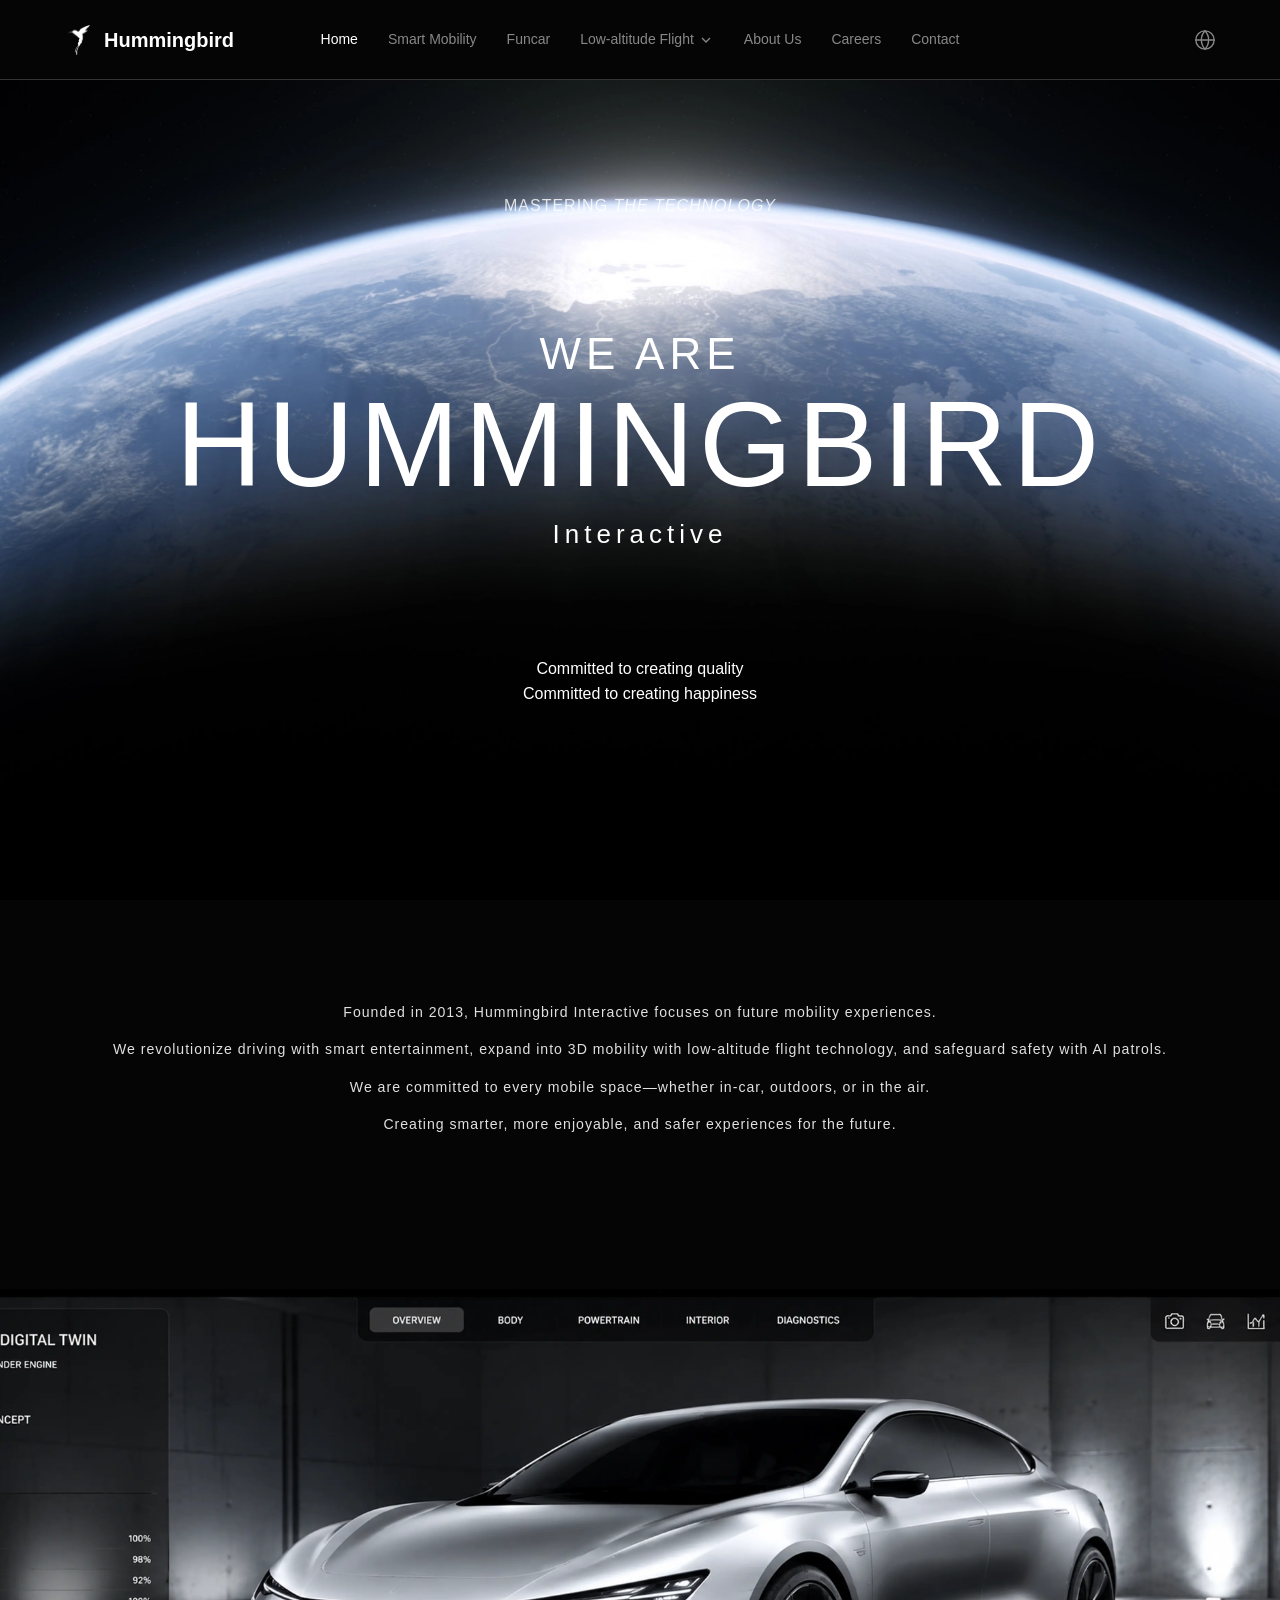
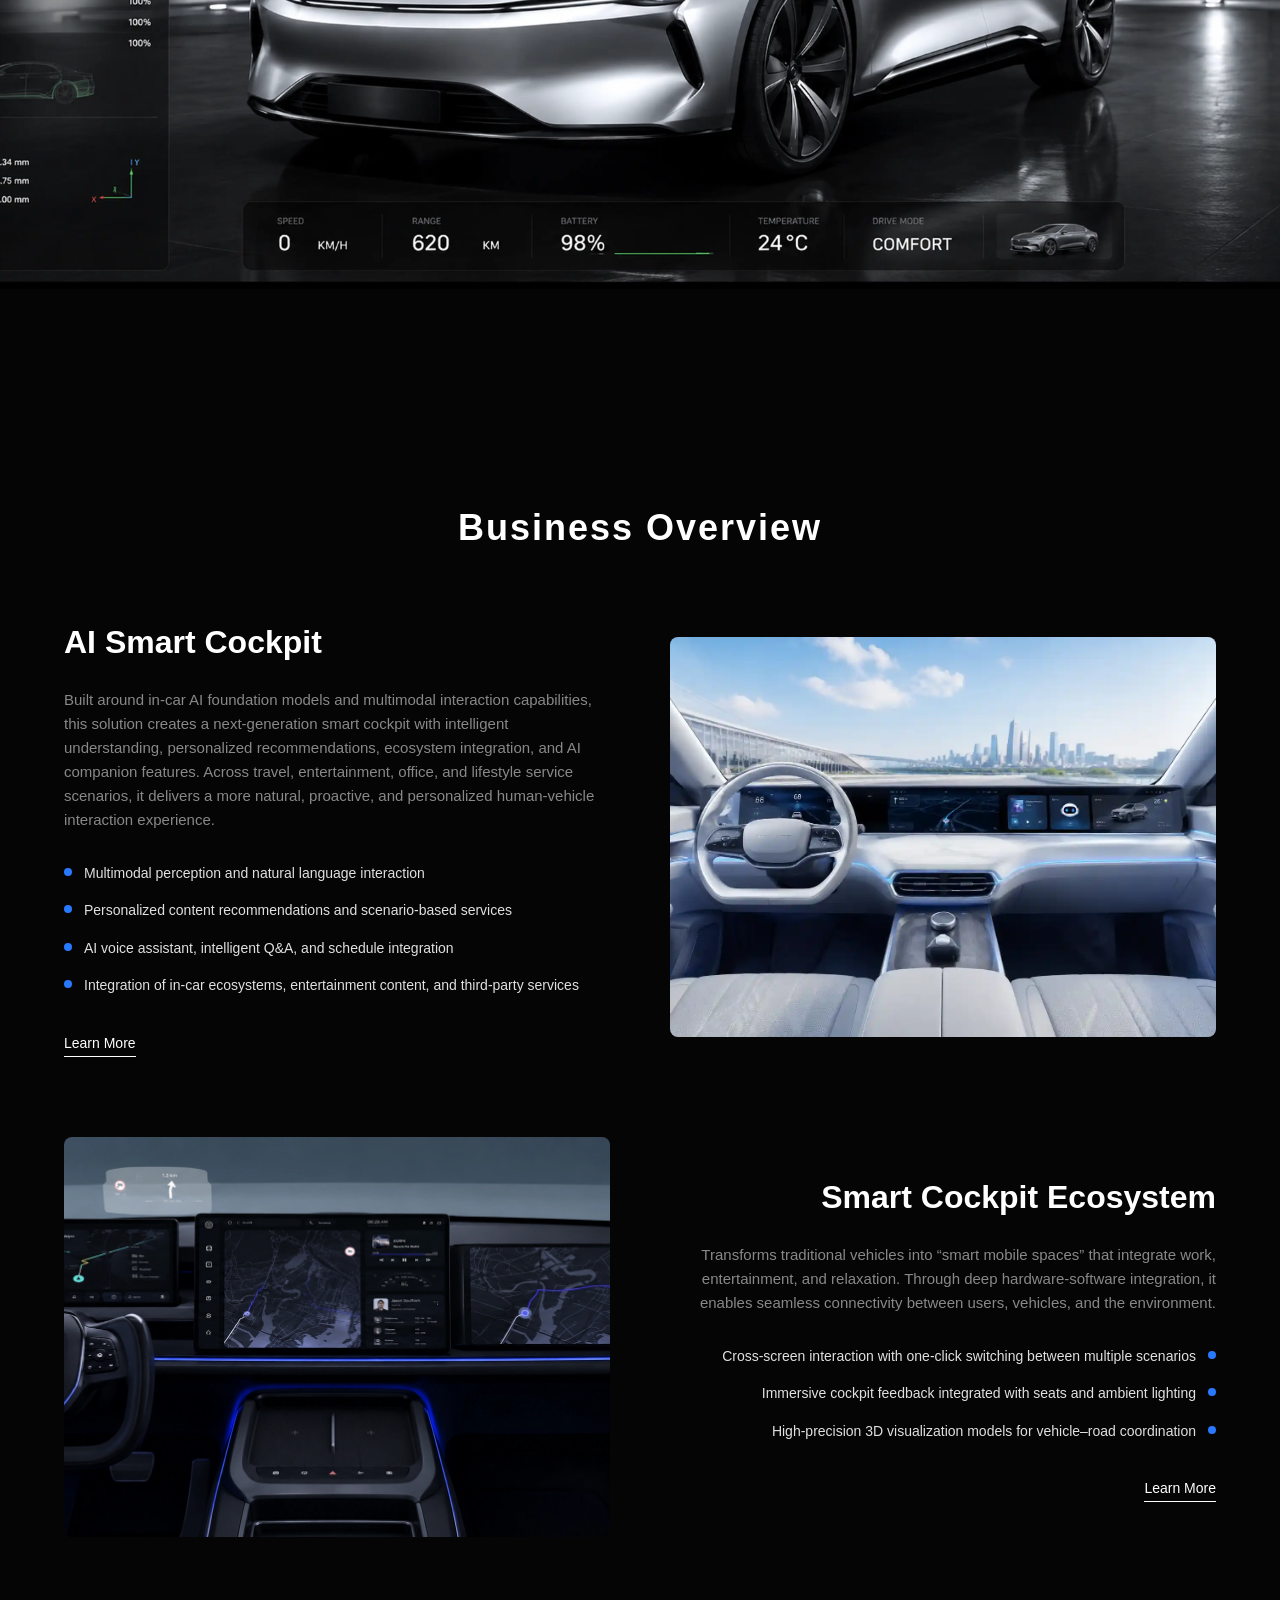
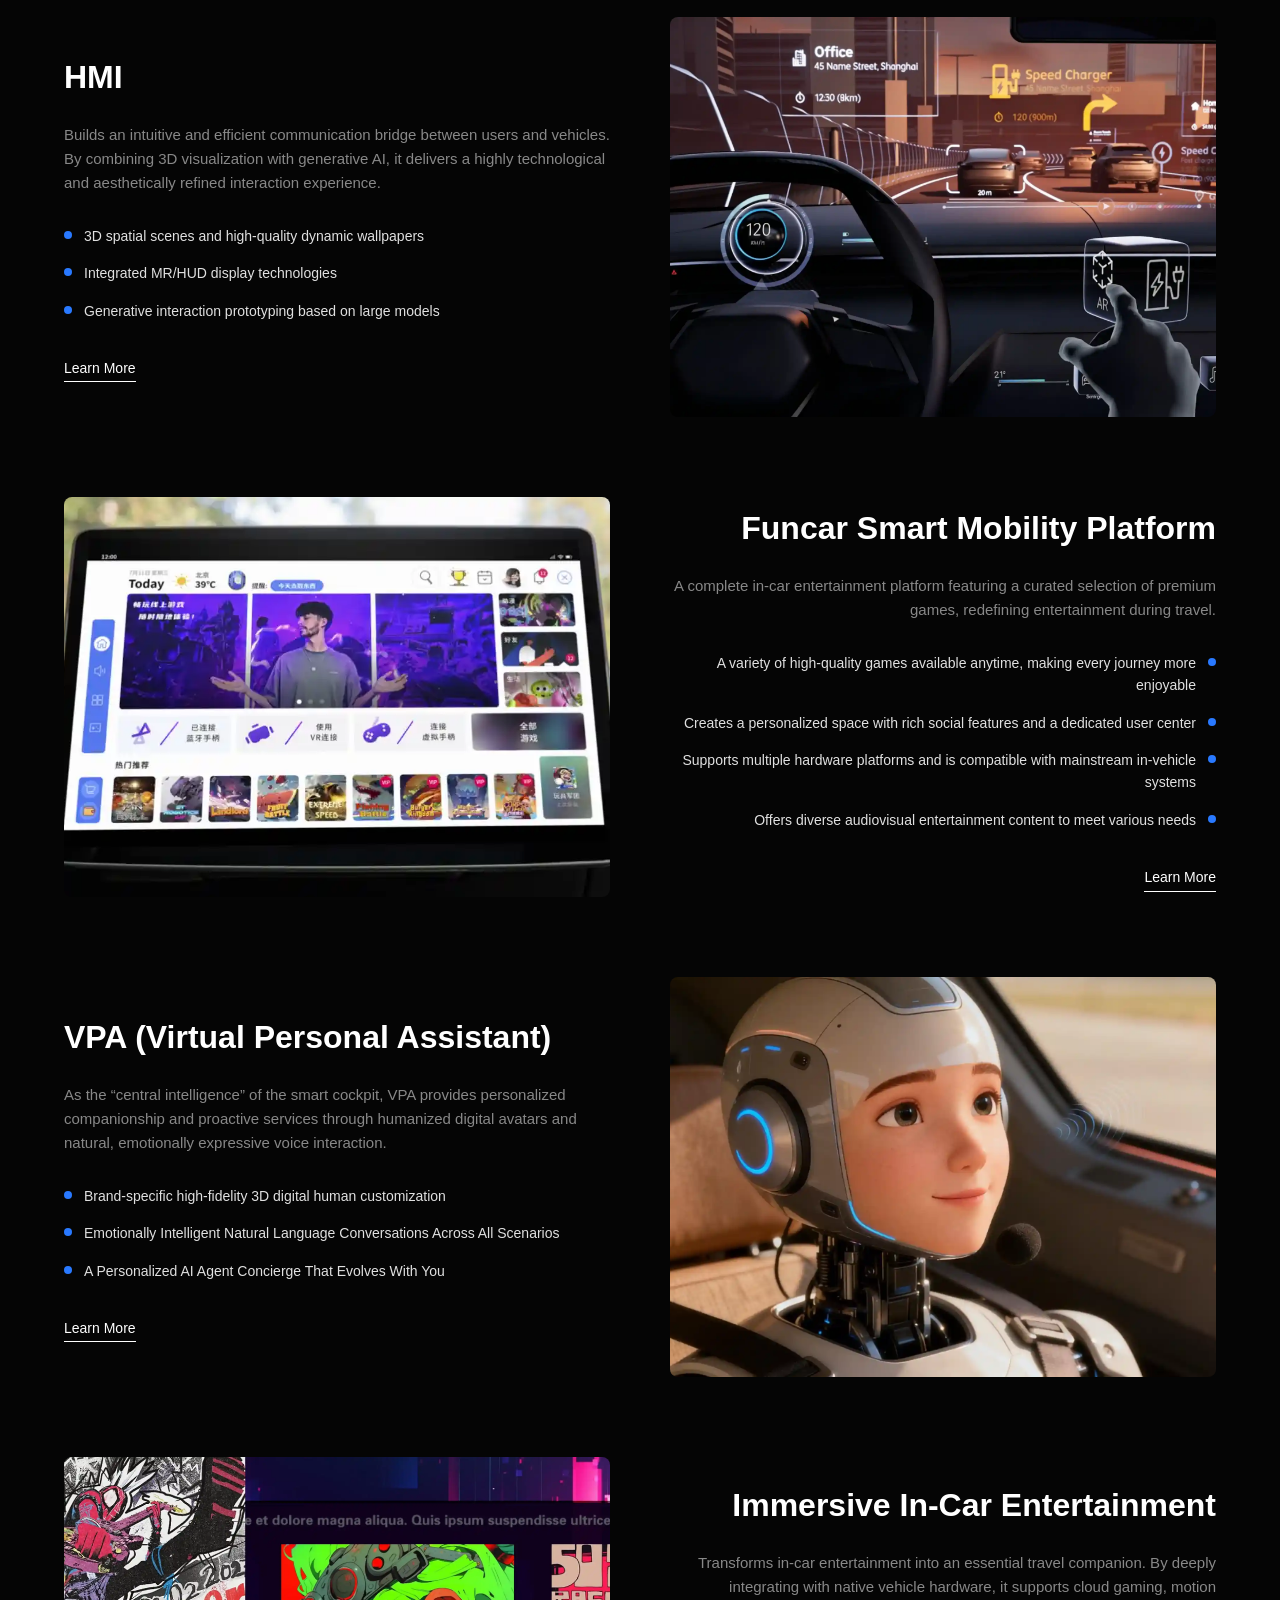
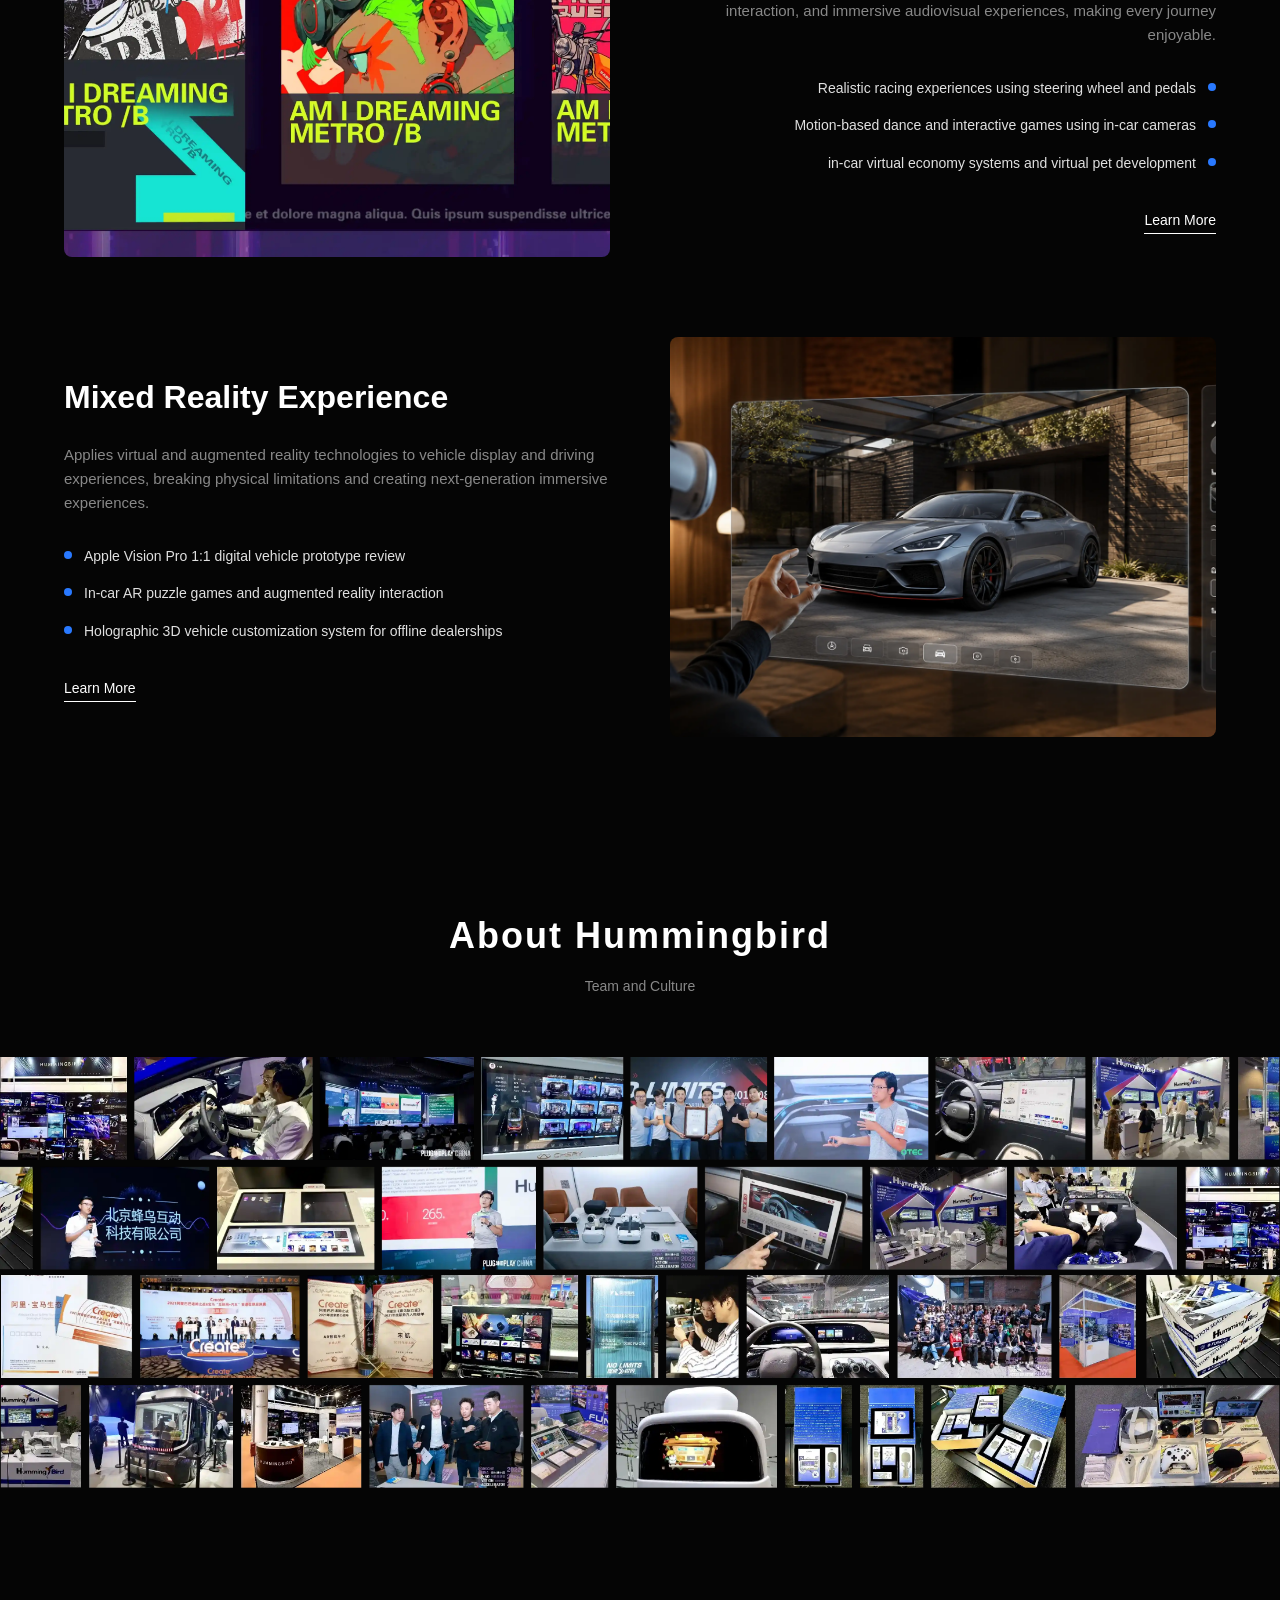
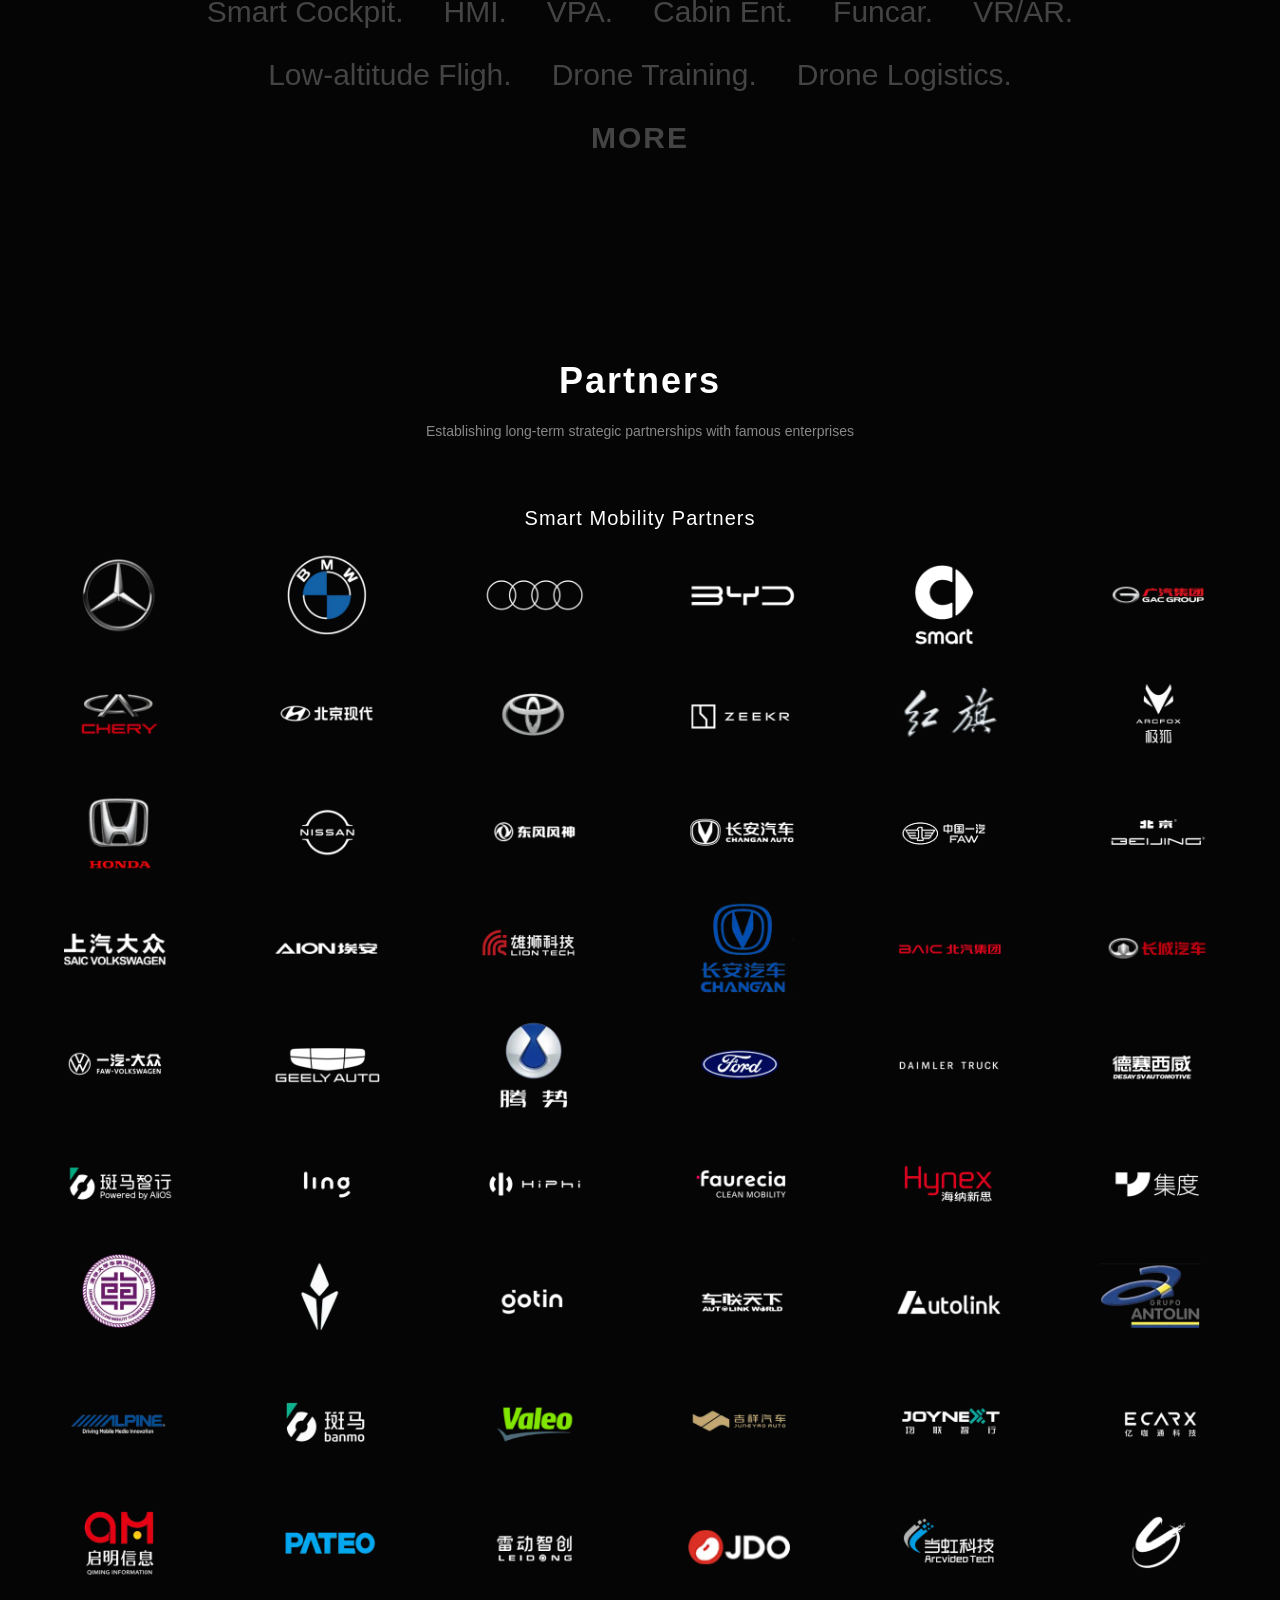
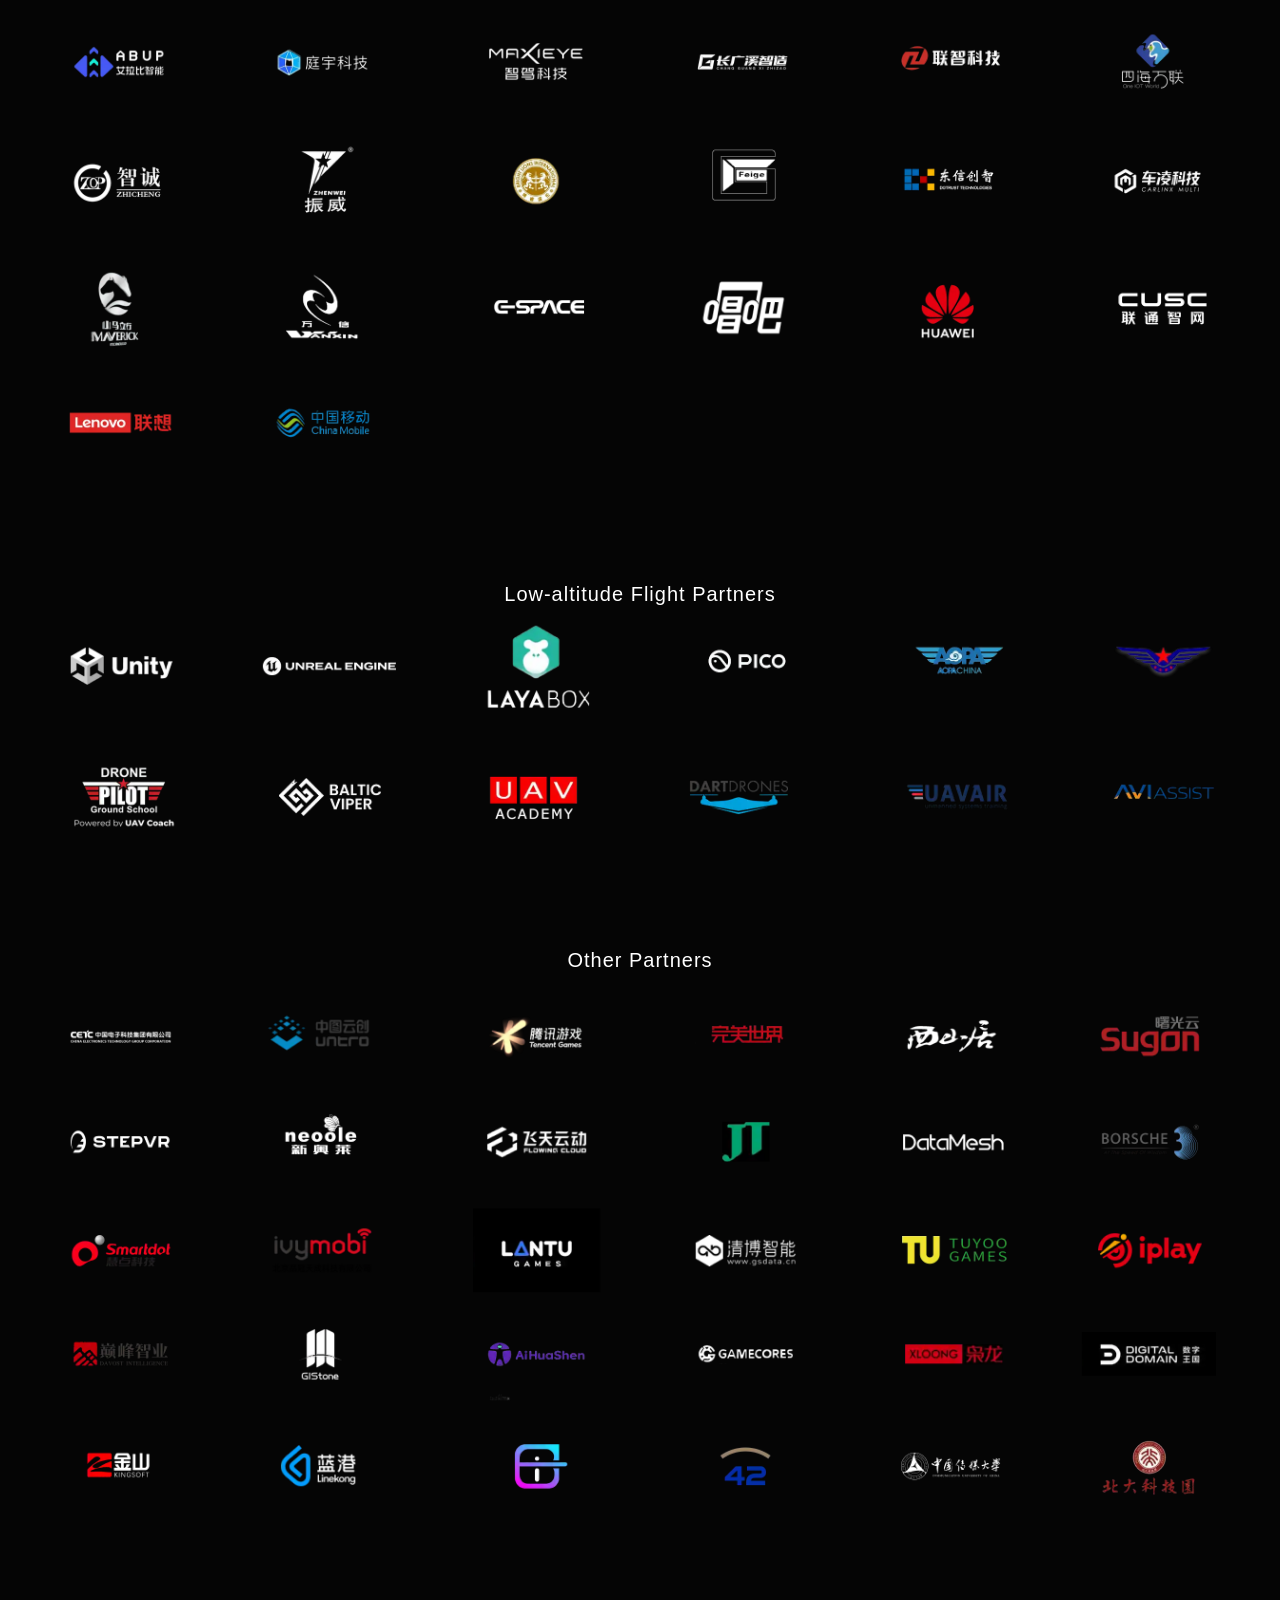
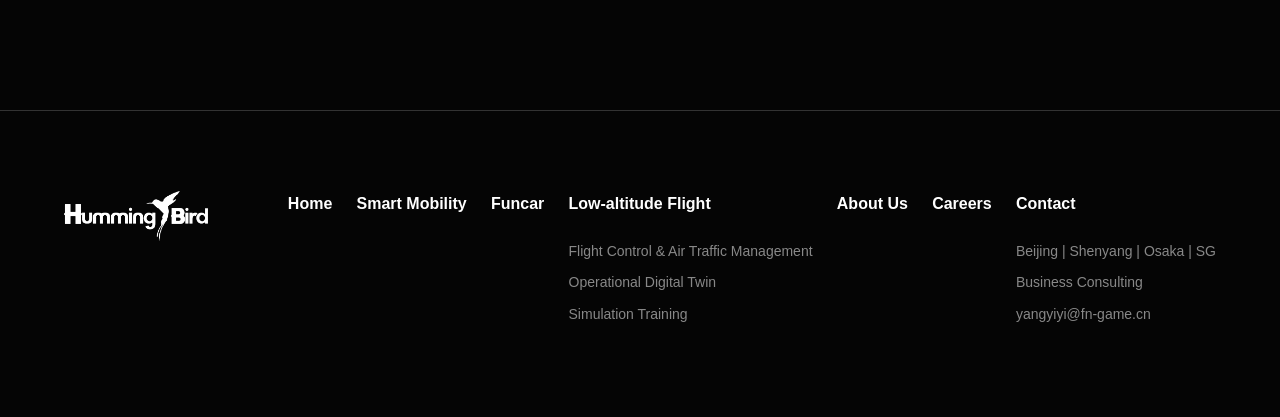
<file: index.html>
<!DOCTYPE html>
<html lang="zh">
<head>
    <meta charset="UTF-8">
    <meta name="viewport" content="width=device-width, initial-scale=1.0">
    <title>蜂鸟互动 - Hummingbird</title>
    <link rel="stylesheet" href="style.css">
    
    <!-- 【新增】防翻译闪烁脚本 (必须放在 head 里) -->
    <!-- 【修改】基于 IP 自动识别语言 + 防闪烁脚本 -->
    <script>
        (function() {
            // 1. 读取本地存储，看用户是否以前访问过或手动选过语言
            var savedLang = localStorage.getItem('preferredLang');
            
            // 如果已经有缓存，执行防闪烁逻辑并结束
            if (savedLang) {
                if (savedLang !== 'zh') {
                    document.documentElement.classList.add('lang-loading');
                }
                return; 
            }

            // 2. 如果是首次访问，先隐藏文字防止乱码闪烁
            document.documentElement.classList.add('lang-loading');

            // 3. 调用免费无限制的 GeoJS 接口获取当前 IP 的国家代码
            fetch('https://get.geojs.io/v1/ip/country.json')
                .then(function(response) { return response.json(); })
                .then(function(data) {
                    var country = data.country; // 返回两位字母代码，如 "CN", "JP", "US"
                    var targetLang = 'en';      // 默认设置为英语 (除中、日外的其他 IP)

                    // 4. 判断逻辑
                    if (['CN', 'TW', 'HK', 'MO'].indexOf(country) !== -1) {
                        targetLang = 'zh'; // 中国大陆及港澳台 IP -> 中文
                    } else if (country === 'JP') {
                        targetLang = 'ja'; // 日本 IP -> 日文
                    }

                    // 5. 保存设置到本地
                    localStorage.setItem('preferredLang', targetLang);

                    // 6. 刷新页面以应用新语言 (由于接口极快，仅在用户有生之年第一次访问时闪刷一次)
                    location.reload();
                })
                .catch(function() {
                    // 如果由于网络原因 API 请求失败，兜底显示英语
                    localStorage.setItem('preferredLang', 'en');
                    location.reload();
                });
        })();
    </script>
</head>
<body>
   <!-- 统一的顶部导航栏 -->
    <header class="header">
        <div class="logo">
            <img class="logo-img" src="./images/hummingbird-logo1.webp" alt="Logo">
            <span data-i18n="header.logo">蜂鸟互动</span>
        </div>

        <nav class="nav-links">
            <div class="nav-item single-link">
                <a href="index.html" class="nav-link" data-i18n="header.nav.home">首页</a>
            </div>
            <div class="nav-item single-link">
                <a href="cases.html" class="nav-link" data-i18n="header.nav.mobility">智能出行</a>
            </div>
            <div class="nav-item single-link">
                <a href="funcar.html" class="nav-link" data-i18n="header.nav.funcar">Funcar</a>
            </div>
            

            
            <!-- 【修改】低空飞行（已更新为三个新二级页面，删除了旧页面） -->
            <div class="nav-item">
                <a href="javascript:void(0)" class="nav-link" id="flight-btn">
                    <span data-i18n="header.nav.flight">低空飞行</span>
                    <svg viewBox="0 0 24 24" width="16" height="16" stroke="currentColor" stroke-width="2" fill="none"><polyline points="6 9 12 15 18 9"></polyline></svg>
                </a>
                <div class="nav-dropdown-menu" id="flight-dropdown">
                    <a href="flight-atc.html" data-i18n="header.nav.flight_sub_atc">飞控空管平台</a>
                    <a href="flight-twin.html" data-i18n="header.nav.flight_sub_twin">作业孪生</a>
                    <a href="flight-drill.html" data-i18n="header.nav.flight_sub_drill">模拟演练教学</a>
                </div>
            </div>

            

            <div class="nav-item single-link">
                <a href="about.html" class="nav-link" data-i18n="header.nav.about">关于我们</a>
            </div>
            <div class="nav-item single-link">
                <a href="careers.html" class="nav-link" data-i18n="header.nav.careers">加入我们</a>
            </div>

            <div class="nav-item single-link">
                <a href="contact.html" class="nav-link" data-i18n="header.nav.contact">联系我们</a>
            </div>
            
        </nav>

        <div class="header-right">
            <div class="lang-switcher">
                <div class="globe-icon" id="lang-btn">
                    <svg xmlns="http://www.w3.org/2000/svg" viewBox="0 0 24 24" width="22" height="22" fill="none" stroke="currentColor" stroke-width="1.5" stroke-linecap="round" stroke-linejoin="round"><circle cx="12" cy="12" r="10"></circle><line x1="2" y1="12" x2="22" y2="12"></line><path d="M12 2 a 15.3 15.3 0 0 1 4 10 a 15.3 15.3 0 0 1 -4 10 a 15.3 15.3 0 0 1 -4 -10 a 15.3 15.3 0 0 1 4 -10 z"></path></svg>
                </div>
                <div class="lang-dropdown" id="lang-dropdown">
                    <div class="lang-option" data-lang="zh">中文</div>
                    <div class="lang-option" data-lang="en">English</div>
                    <div class="lang-option" data-lang="ja">日本語</div>
                </div>
            </div>
            <div class="menu-toggle" id="mobile-menu-btn">
                <span></span><span></span><span></span>
            </div>
        </div>
    </header>

    <!-- 主视觉区 (Hero) -->
    <section class="hero" id="hero">
        <img class="hero-bg-img" src="./images/index-hero.webp" alt="地球背景">
        <div class="hero-content">
            <h4 data-i18n="hero.top_title">MASTERING <i>THE TECHNOLOGY</i></h4>
            <h2 data-i18n="hero.we_are">WE ARE</h2>
            <h1 data-i18n="hero.main_title">HUMMINGBIRD</h1>
            <h3 data-i18n="hero.sub_title">蜂鸟互动</h3>
            <p class="hero-desc" data-i18n="hero.desc_zh">我们致力于创造品质，创造快乐</p>
            <p class="hero-desc-en" data-i18n="hero.desc_en">We are committed to creating quality and happiness</p>
        </div>
    </section>

    <!-- 简介 -->
    <section class="intro section-padding">
        <!-- 这里的 p 标签会自动应用“电脑不换行/手机变段落”的规则 -->
        <p data-i18n="intro.p1">蜂鸟互动成立于2013年，专注于未来出行体验的科技公司。</p>
        <p data-i18n="intro.p2">我们以智能车载娱乐革新驾乘时光，以低空飞行技术拓展三维交通网络，以AI安防巡检守护公共安全。</p>
        <p data-i18n="intro.p3">我们致力于在每一个移动空间——无论是车内、户外还是空中，</p>
        <p data-i18n="intro.p4">为用户创造更智能、更富乐趣、更安全的未来体验。</p>
    </section>

    <!-- 自动轮播图 -->
    <section class="auto-slider section-padding" style="padding-top: 0;">
        <div class="slider-container">
            <div class="slider-wrapper" id="auto-slider-wrapper">
                <img src="./images/cases6-4.webp" alt="轮播图1" class="slide-img">
                <img src="./images/cases1-6.webp" alt="轮播图2" class="slide-img">
                <img src="./images/cases4-4.webp" alt="轮播图3" class="slide-img">
                <img src="./images/cases4-9.webp" alt="轮播图4" class="slide-img">
                <img src="./images/cases1-4.webp" alt="轮播图4" class="slide-img">
            </div>
        </div>
    </section>

    <!-- 业务概览 -->
    <section class="business-overview section-padding" id="cases">
        <div class="section-title">
            <h2 data-i18n="business.title">业务概览</h2>
            
        </div>

        <!-- 首页案例展示区 -->
        <div class="cases-container">
            
            <!-- 第1个：AI智能驾驶舱 (正向排版：左字右图) -->
            <div class="case-row">
                <div class="case-text">
                    <h3 data-i18n="cases.c7.title">AI智能驾驶舱</h3>
                    <p data-i18n="cases.c7.desc">以车载AI大模型和多模态交互能力为核心，打造具备理解、推荐、协同与陪伴能力的下一代智能座舱。围绕出行、娱乐、办公和生活服务场景，提供更自然、更主动、更个性化的人车交互体验。</p>
                    <ul class="case-list">
                        <li data-i18n="cases.c7.l1">多模态感知与自然语言交互</li>
                        <li data-i18n="cases.c7.l2">个性化内容推荐与场景服务</li>
                        <li data-i18n="cases.c7.l3">AI语音助手、智能问答与行程协同</li>
                        <li data-i18n="cases.c7.l4">车机生态、娱乐内容与第三方服务融合</li>
                    </ul>
                    <a href="cases.html" class="learn-more" data-i18n="cases.learn_more">了解更多</a>
                </div>
                <div class="case-img-wrapper">
                    <img class="case-img" src="./images/index-ai-cockpit.webp" alt="AI智能驾驶舱">
                </div>
            </div>

            <!-- 第2个：智能驾舱 (反向排版：左图右字，带 reverse 和 align-right) -->
            <div class="case-row reverse">
                <div class="case-text align-right">
                    <h3 data-i18n="cases.c2.title">智能驾舱生态系统</h3>
                    <p data-i18n="cases.c2.desc">将传统的交通工具转变为集办公、娱乐、休息于一体的“智能移动空间”。通过深度的软硬件融合，实现人、车、环境的无缝连接。</p>
                    <ul class="case-list">
                        <li data-i18n="cases.c2.l1">跨屏联动与多场景模式一键切换</li>
                        <li data-i18n="cases.c2.l2">结合座椅/氛围灯的沉浸式座舱反馈</li>
                        <li data-i18n="cases.c2.l3">高精度车路协同三维可视化模型</li>
                    </ul>
                    <a href="cases.html#tab-cockpit" class="learn-more" data-i18n="cases.learn_more">了解更多</a>
                </div>
                <div class="case-img-wrapper">
                    <img class="case-img" src="./images/cases1-2.webp" alt="智能驾舱">
                </div>
            </div>

            <!-- 第3个：HMI (正向排版：左字右图) -->
            <div class="case-row">
                <div class="case-text">
                    <h3 data-i18n="cases.c3.title">HMI 交互设计</h3>
                    <p data-i18n="cases.c3.desc">打造人与车辆之间最直观、高效的沟通桥梁。结合 3D 视觉与生成式 AI 技术，提供极具科技感与美学体验的车机交互界面。</p>
                    <ul class="case-list">
                        <li data-i18n="cases.c3.l1">3D 立体场景与高品质动态壁纸</li>
                        <li data-i18n="cases.c3.l2">MR/HUD 头显融合显示技术</li>
                        <li data-i18n="cases.c3.l3">基于大模型的生成式交互原型开发</li>
                    </ul>
                    <a href="cases.html#tab-hmi" class="learn-more" data-i18n="cases.learn_more">了解更多</a>
                </div>
                <div class="case-img-wrapper">
                    <img class="case-img" src="./images/cases2-2.webp" alt="HMI设计">
                </div>
            </div>

            <!-- 第4个：Funcar (反向排版：左图右字，带 reverse 和 align-right) -->
            <div class="case-row reverse">
                <div class="case-text align-right">
                    <h3 data-i18n="cases.c1.title">Funcar 智能出行平台</h3>
                    <p data-i18n="cases.c1.desc">搭载多款精品游戏的完整车载娱乐平台。重新定义行车途中的娱乐体验。</p>
                    <ul class="case-list">
                        <li data-i18n="cases.c1.l1">多款随时可玩的精品游戏，让旅途不再无聊</li>
                        <li data-i18n="cases.c1.l2">打造专属空间，提供丰富的社交及个人中心功能</li>
                        <li data-i18n="cases.c1.l3">支持多种硬件平台适配，与主流车载设备兼容</li>
                        <li data-i18n="cases.c1.l4">满足视听需求的丰富影音娱乐内容</li>
                    </ul>
                    <a href="funcar.html" class="learn-more" data-i18n="cases.learn_more">了解更多</a>
                </div>
                <div class="case-img-wrapper">
                    <img class="case-img" src="./images/index3.webp" alt="Funcar">
                </div>
            </div>

            <!-- 第5个：VPA (正向排版：左字右图) -->
            <div class="case-row">
                <div class="case-text">
                    <h3 data-i18n="cases.c4.title">VPA 虚拟个人助手</h3>
                    <p data-i18n="cases.c4.desc">作为智能座舱的“灵魂中枢”，VPA 通过拟人化的数字形象与自然的情感化语音，为用户提供有温度的专属陪伴与主动式服务。</p>
                    <ul class="case-list">
                        <li data-i18n="cases.c4.l1">品牌专属高精度 3D 数字人定制</li>
                        <li data-i18n="cases.c4.l2">全场景情感化自然语义对话</li>
                        <li data-i18n="cases.c4.l3">可成长性的人格化智能体管家</li>
                    </ul>
                    <a href="cases.html#tab-vpa" class="learn-more" data-i18n="cases.learn_more">了解更多</a>
                </div>
                <div class="case-img-wrapper">
                    <img class="case-img" src="./images/index-vpa.webp" alt="VPA虚拟助手">
                </div>
            </div>

            <!-- 第6个：驾舱娱乐 (反向排版：左图右字，带 reverse 和 align-right) -->
            <div class="case-row reverse">
                <div class="case-text align-right">
                    <h3 data-i18n="cases.c5.title">沉浸式驾舱娱乐矩阵</h3>
                    <p data-i18n="cases.c5.desc">让车载娱乐系统成为出行中不可或缺的伴侣。深度调用车辆原生硬件，涵盖云游戏、体感互动与全息影音，让沿途时光充满欢乐。</p>
                    <ul class="case-list">
                        <li data-i18n="cases.c5.l1">调用方向盘与踏板的真实竞速体验</li>
                        <li data-i18n="cases.c5.l2">结合车载摄像头的体感跳舞与互动游戏</li>
                        <li data-i18n="cases.c5.l3">Web3.0 去中心化车载经济与宠物养成</li>
                    </ul>
                    <a href="cases.html#tab-ent" class="learn-more" data-i18n="cases.learn_more">了解更多</a>
                </div>
                <div class="case-img-wrapper">
                    <img class="case-img" src="./images/cases4-6.webp" alt="驾舱娱乐">
                </div>
            </div>

            <!-- 第7个：VR/AR (正向排版：左字右图) -->
            <div class="case-row">
                <div class="case-text">
                    <h3 data-i18n="cases.c6.title">虚实融合的 XR 视界</h3>
                    <p data-i18n="cases.c6.desc">将虚拟现实与增强现实技术深度应用于汽车展示与驾乘体验中，突破物理空间限制，创造无限可能的前沿感官盛宴。</p>
                    <ul class="case-list">
                        <li data-i18n="cases.c6.l1">Apple Vision Pro 1:1 数字样车评审</li>
                        <li data-i18n="cases.c6.l2">车内 AR 解谜游戏与增强现实互动</li>
                        <li data-i18n="cases.c6.l3">线下 4S 店全息三维个性化选车系统</li>
                    </ul>
                    <a href="cases.html#tab-vrar" class="learn-more" data-i18n="cases.learn_more">了解更多</a>
                </div>
                <div class="case-img-wrapper">
                    <img class="case-img" src="./images/cases5-1.webp" alt="VR/AR技术">
                </div>
            </div>

        </div>
    </section>

    <!-- 关于蜂鸟 (全宽直角大图版) -->
    <section class="corp-profile" id="corp">
        <!-- 标题区域单独设置内边距，保持居中 -->
        <div class="section-title" style="padding-top: 80px; margin-bottom: 60px;">
            <h2 data-i18n="corp.title">关于蜂鸟</h2>
            <p data-i18n="corp.desc">团队与文化</p>
        </div>
        
        <!-- 全宽大图容器 -->
        <div class="corp-full-img-wrapper">
            <img class="full-width-img" src="./images/photowall.webp" alt="团队风采大图">
        </div>
    </section>

    <!-- 业务范围 (纯关键词装饰风格) -->
    <section class="scope-business section-padding" id="scope">
        <div class="scope-rows-container">
            <!-- 第一行：6个词，强制一行 -->
            <div class="scope-row row-1">
                <span class="scope-text" data-i18n="scope.k1">智能驾舱</span>
                <span class="scope-text" data-i18n="scope.k2">HMI</span>
                <span class="scope-text" data-i18n="scope.k3">VPA</span>
                <span class="scope-text" data-i18n="scope.k4">驾舱娱乐</span>
                <span class="scope-text" data-i18n="scope.k5">Funcar</span>
                <span class="scope-text" data-i18n="scope.k6">VR/AR</span>
            </div>

            <!-- 第二行：4个词，强制一行 -->
            <div class="scope-row row-2">
                <span class="scope-text" data-i18n="scope.k7">低空飞行</span>
                <span class="scope-text" data-i18n="scope.k8">无人机虚拟培训</span>
                <span class="scope-text" data-i18n="scope.k9">无人机物流平台</span>
                
            </div>

            <!-- 第三行：MORE -->
            <div class="scope-row row-3">
                <span class="scope-text more" data-i18n="scope.k11">MORE</span>
            </div>
        </div>
    </section>

    <!-- 合作伙伴 (紧凑分组) -->
    <section class="partners section-padding">
        <div class="section-title">
            <h2 data-i18n="partners.title">合作伙伴</h2>
            <p data-i18n="partners.desc">与众多知名企业建立长期战略合作关系</p>
        </div>
        
        <div class="partner-group">
            <h3 data-i18n="partners.cat1">智慧出行合作伙伴</h3>
            <img class="partner-img" src="./images/partner1.webp" alt="智慧出行合作伙伴">
        </div>
        
        <div class="partner-group">
            <h3 data-i18n="partners.cat2">低空飞行合作伙伴</h3>
            <img class="partner-img" src="./images/partner2.webp" alt="低空飞行合作伙伴">
        </div>

        <div class="partner-group">
            <h3 data-i18n="partners.cat3">其他合作伙伴</h3>
            <img class="partner-img" src="./images/partner3.webp" alt="其他合作伙伴">
        </div>
    </section>

    <!-- 统一的底部导航栏 (Final Footer) -->
    <footer class="footer" id="footer">
        <div class="footer-container">
            <!-- 左侧 Logo -->
            <div class="footer-left">
                <div class="footer-logo">
                    <img class="logo-img" src="./images/hummingbird-logo2.webp" alt="Logo">
                </div>
            </div>

            <!-- 右侧 导航列 (完全匹配最新头部导航) -->
            <div class="footer-nav">
                
                <!-- 1. 首页 (作为独立可点标题) -->
                <div class="f-col">
                    <h4><a href="index.html" data-i18n="header.nav.home">首页</a></h4>
                    <div class="f-links"></div>
                </div>

                <!-- 2. 智能出行 -->
                <div class="f-col">
                    <h4><a href="cases.html" data-i18n="header.nav.mobility">智能出行</a></h4>
                    <div class="f-links"></div>
                </div>

                <!-- 3. Funcar -->
                <div class="f-col">
                    <h4><a href="funcar.html" data-i18n="header.nav.funcar">Funcar</a></h4>
                    <div class="f-links"></div>
                </div>

                <!-- 4. 低空飞行 (带子菜单) -->
                <div class="f-col">
                    <h4 data-i18n="header.nav.flight">低空飞行</h4>
                    <div class="f-links">
                        <a href="flight-atc.html" data-i18n="header.nav.flight_sub_atc">飞控空管平台</a>
                        <a href="flight-twin.html" data-i18n="header.nav.flight_sub_twin">作业孪生</a>
                        <a href="flight-drill.html" data-i18n="header.nav.flight_sub_drill">模拟演练教学</a>
                    </div>
                </div>

                <!-- 5. 关于我们 -->
                <div class="f-col">
                    <h4><a href="about.html" data-i18n="header.nav.about">关于我们</a></h4>
                    <div class="f-links"></div>
                </div>

                <div><h4><a href="careers.html" data-i18n="header.nav.careers">加入我们</a></h4><div class="f-links"></div></div>

                <!-- 6. 联系我们 (修复了原代码中的标签错误) -->
                <div class="f-col contact-col">
                    <h4><a href="contact.html" data-i18n="header.nav.contact">联系我们</a></h4>
                    <div class="f-links">
                        <span data-i18n="footer.col5.l1">北京|沈阳|日本大阪|新加坡</span>
                        <span data-i18n="footer.col5.l2">商务咨询</span>
                        <span data-i18n="footer.col5.l3">yangyiyi@fn-game.cn</span>
                    </div>
                </div>
            </div>
        </div>
    </footer>

    <script src="script.js"></script>
</body>
</html>
</file>
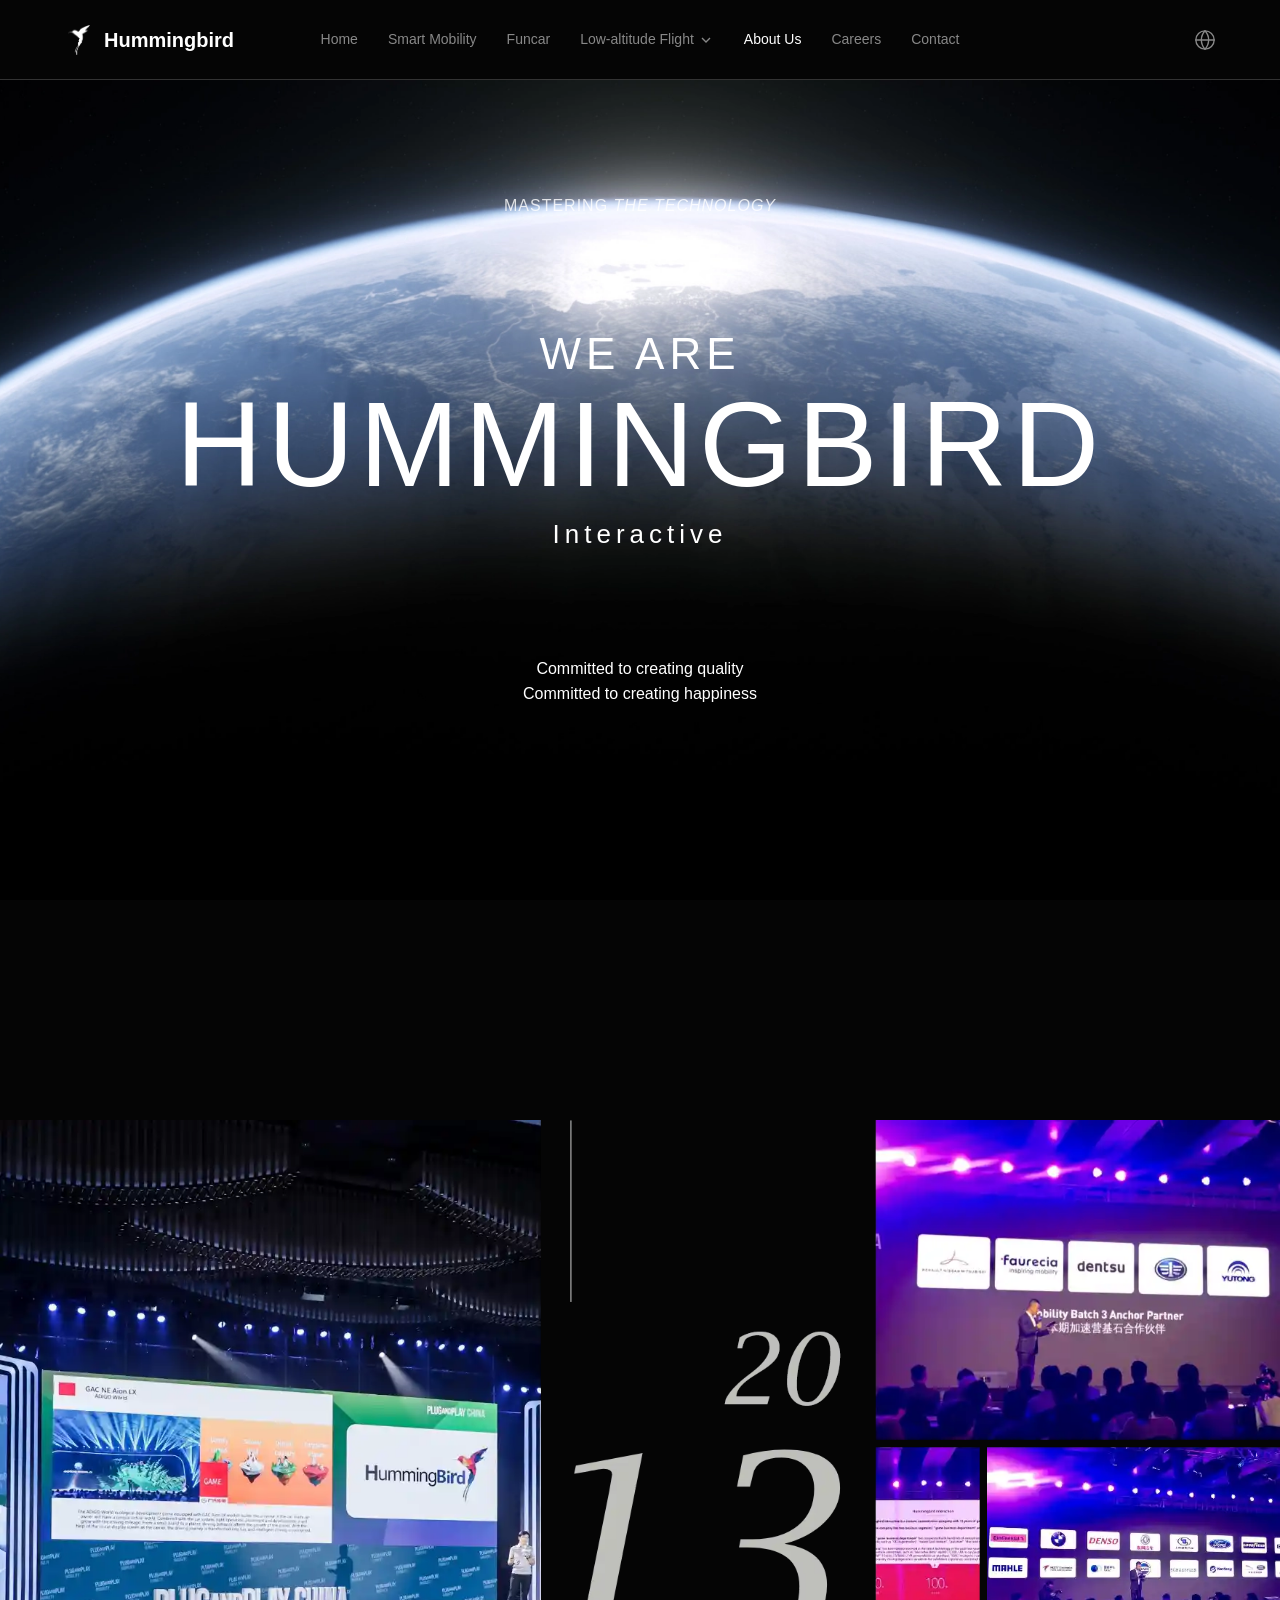
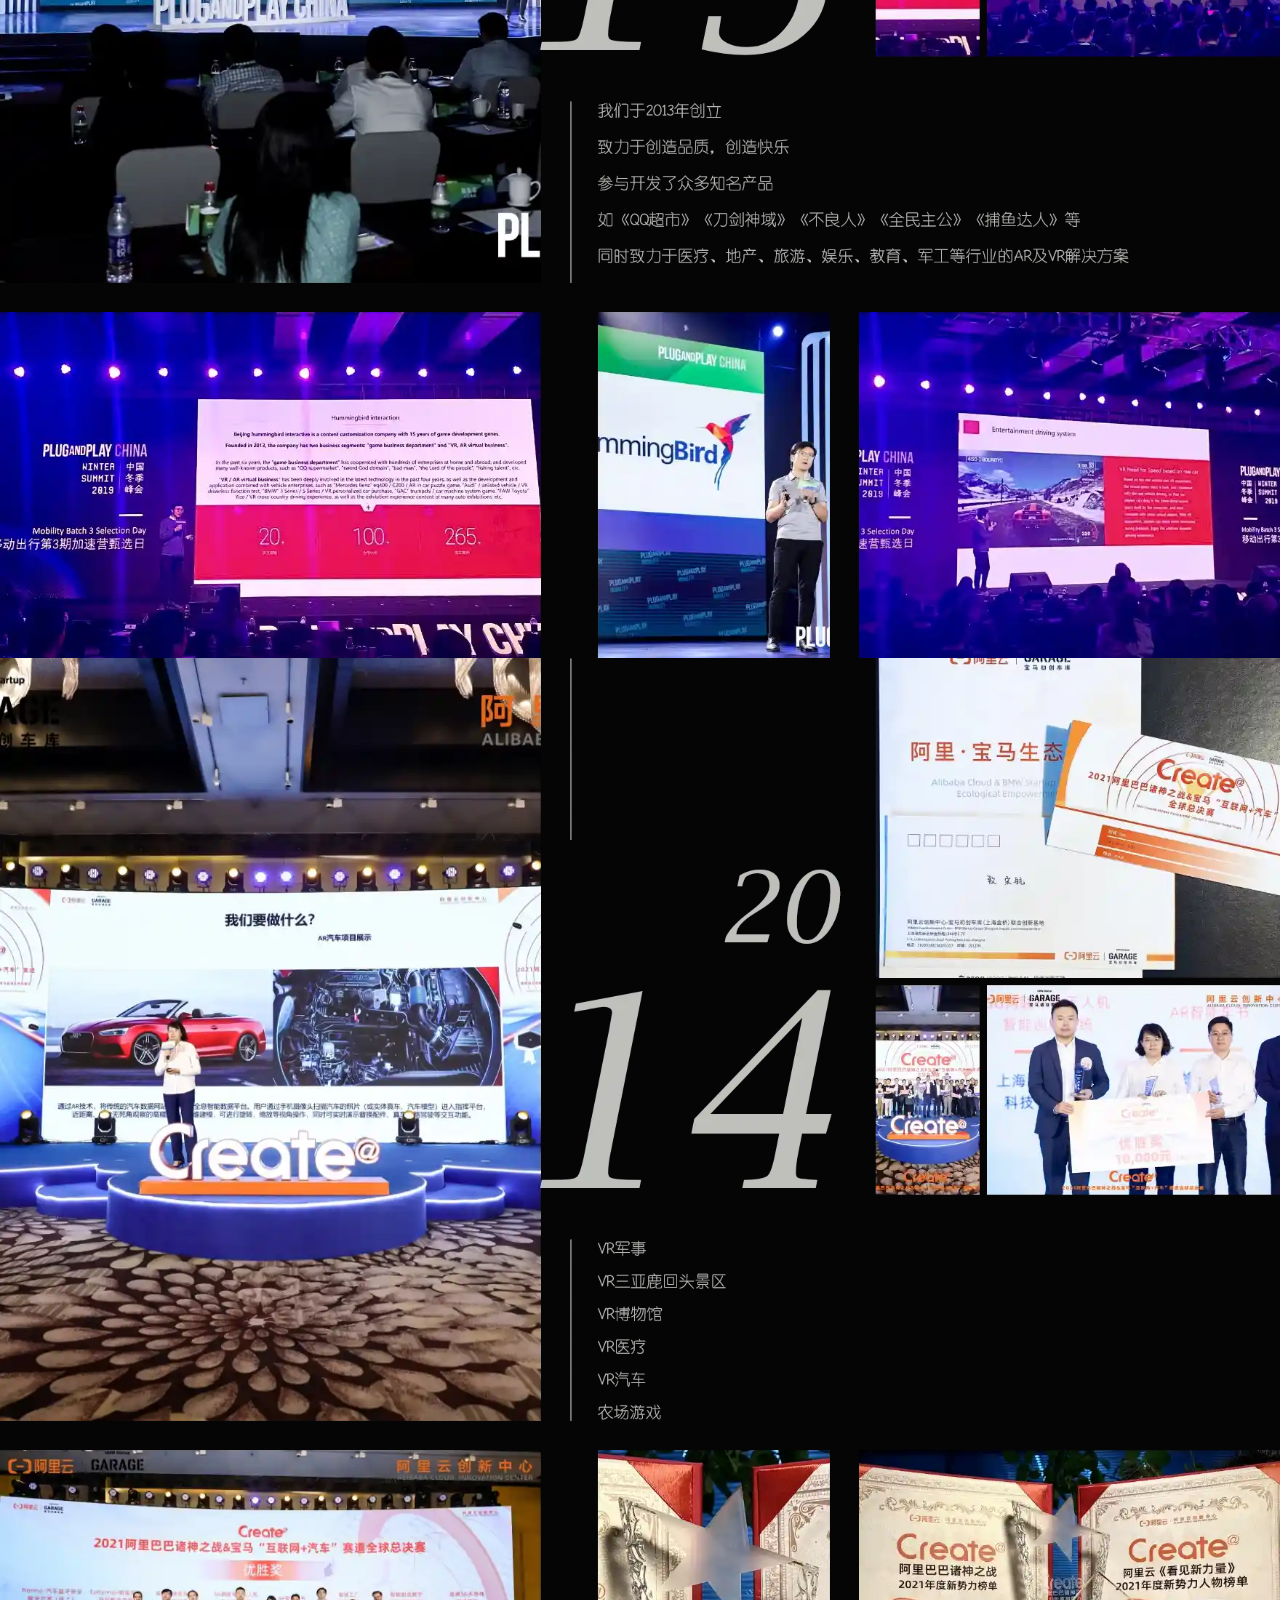
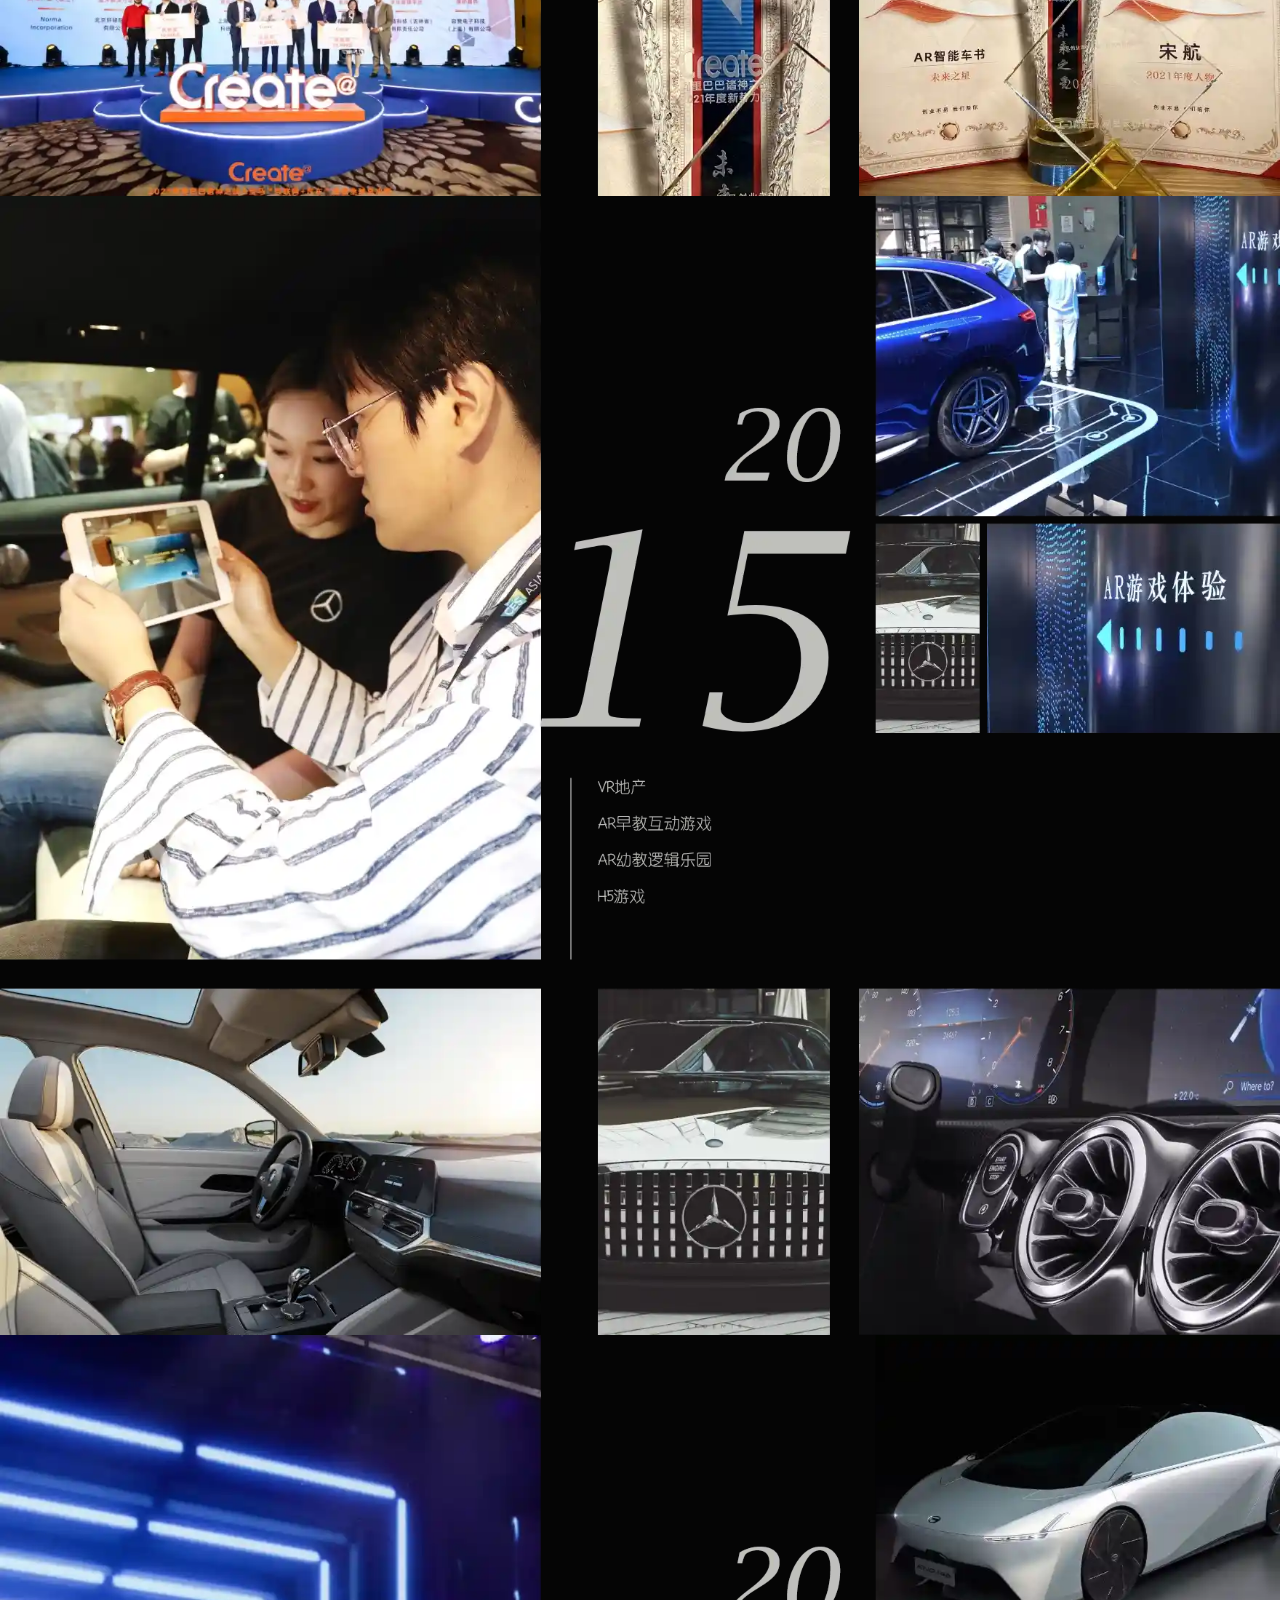
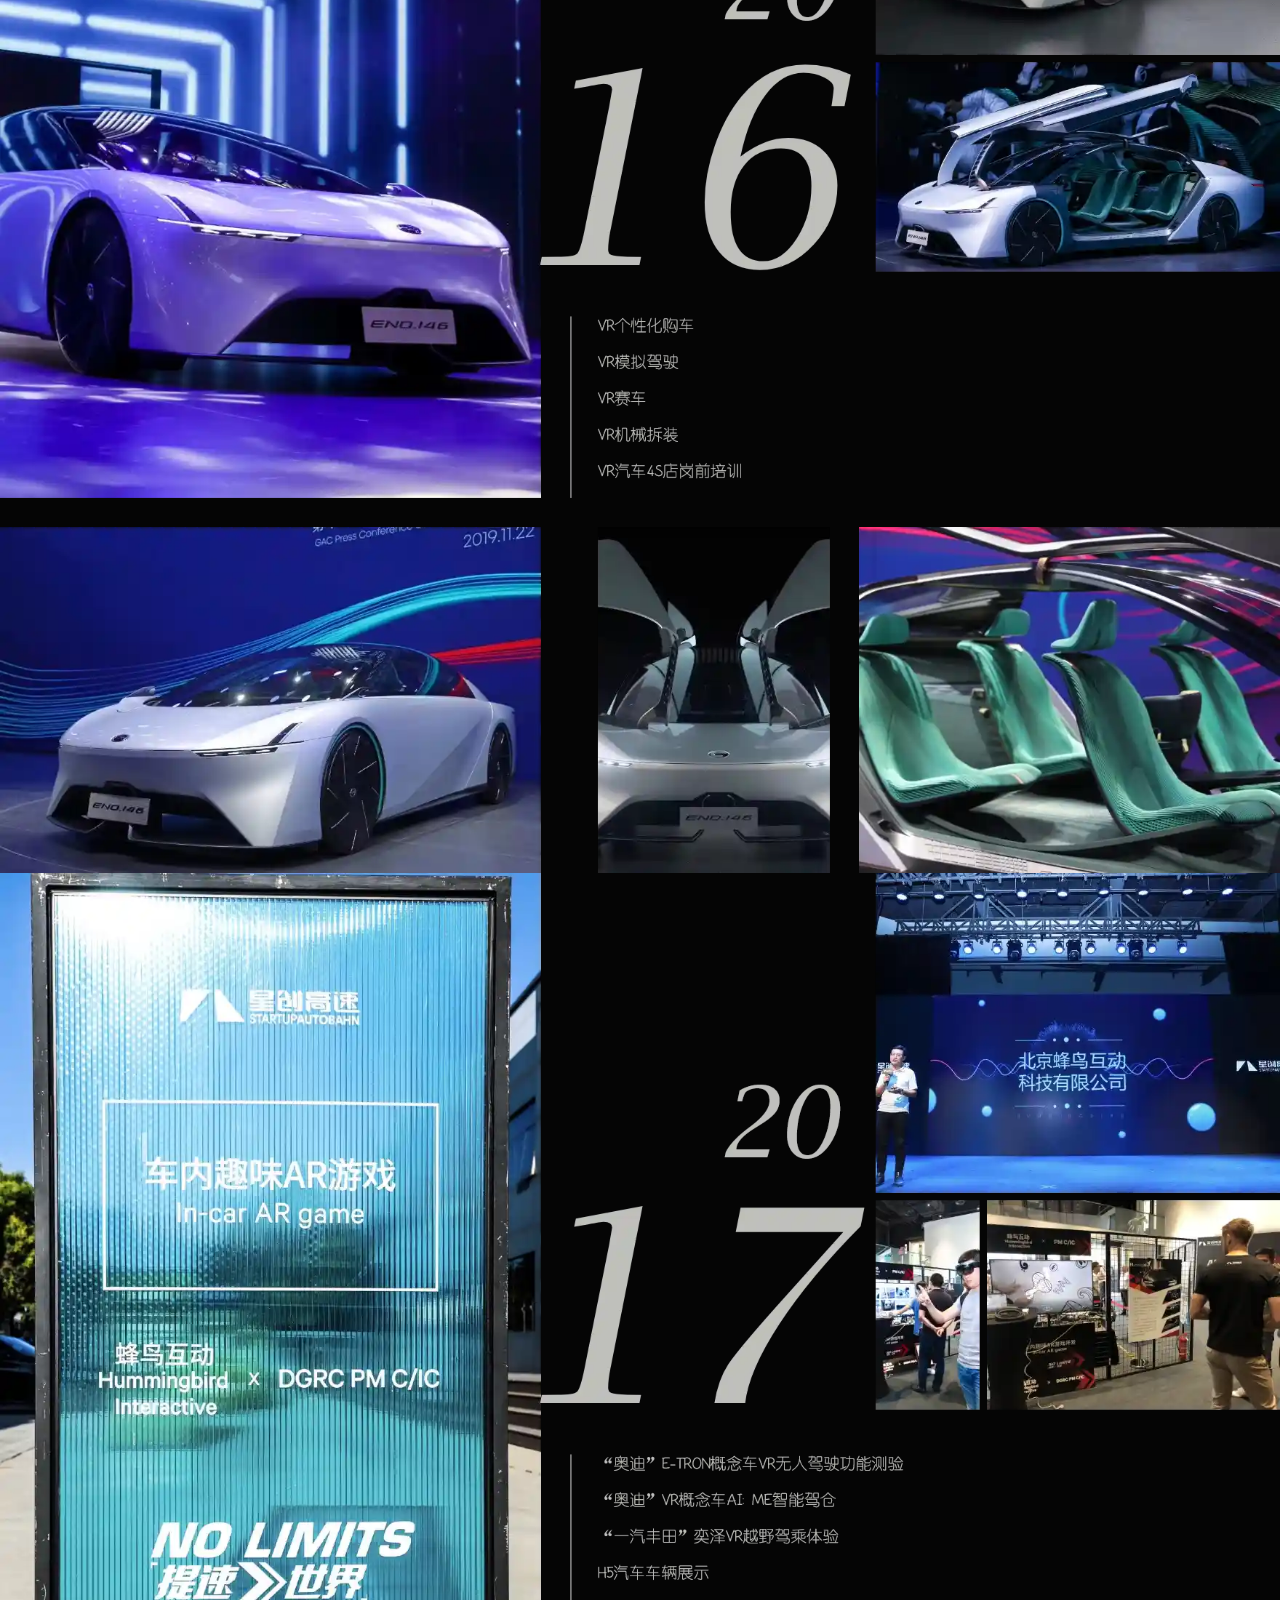
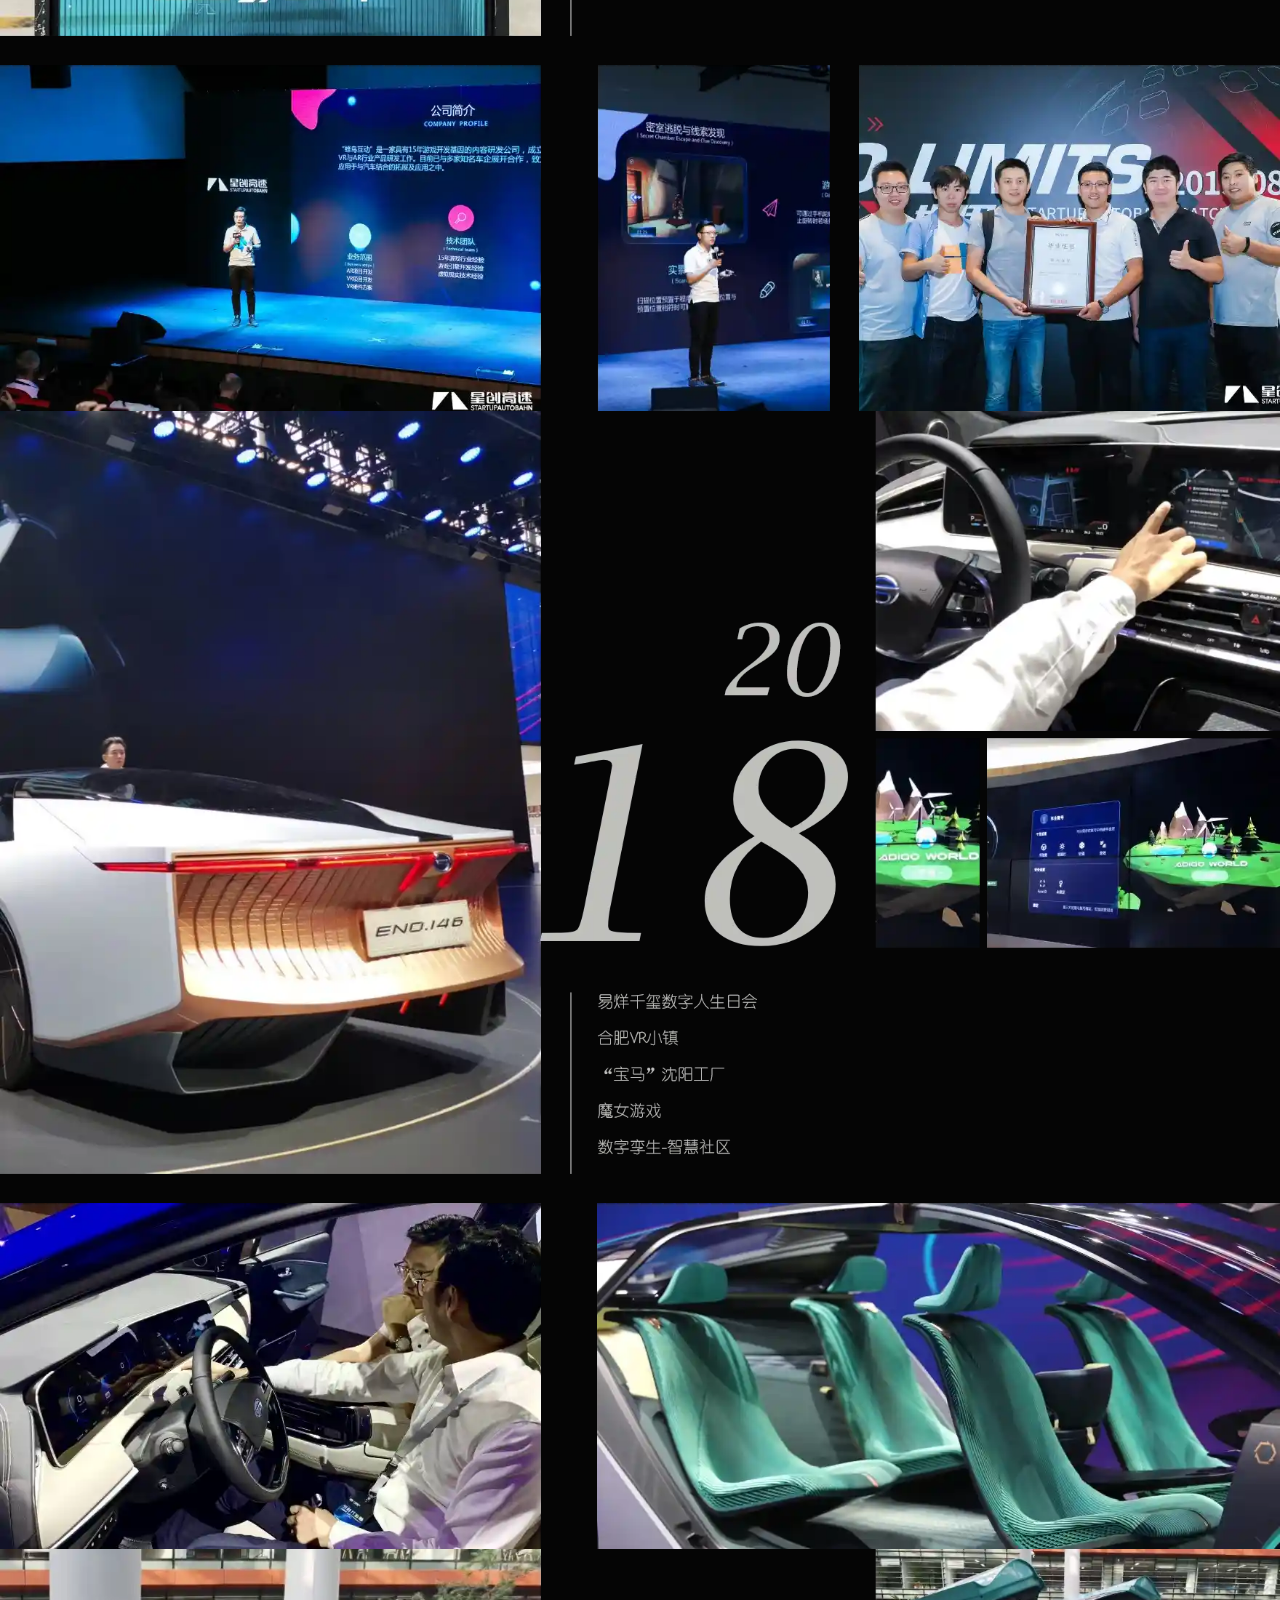
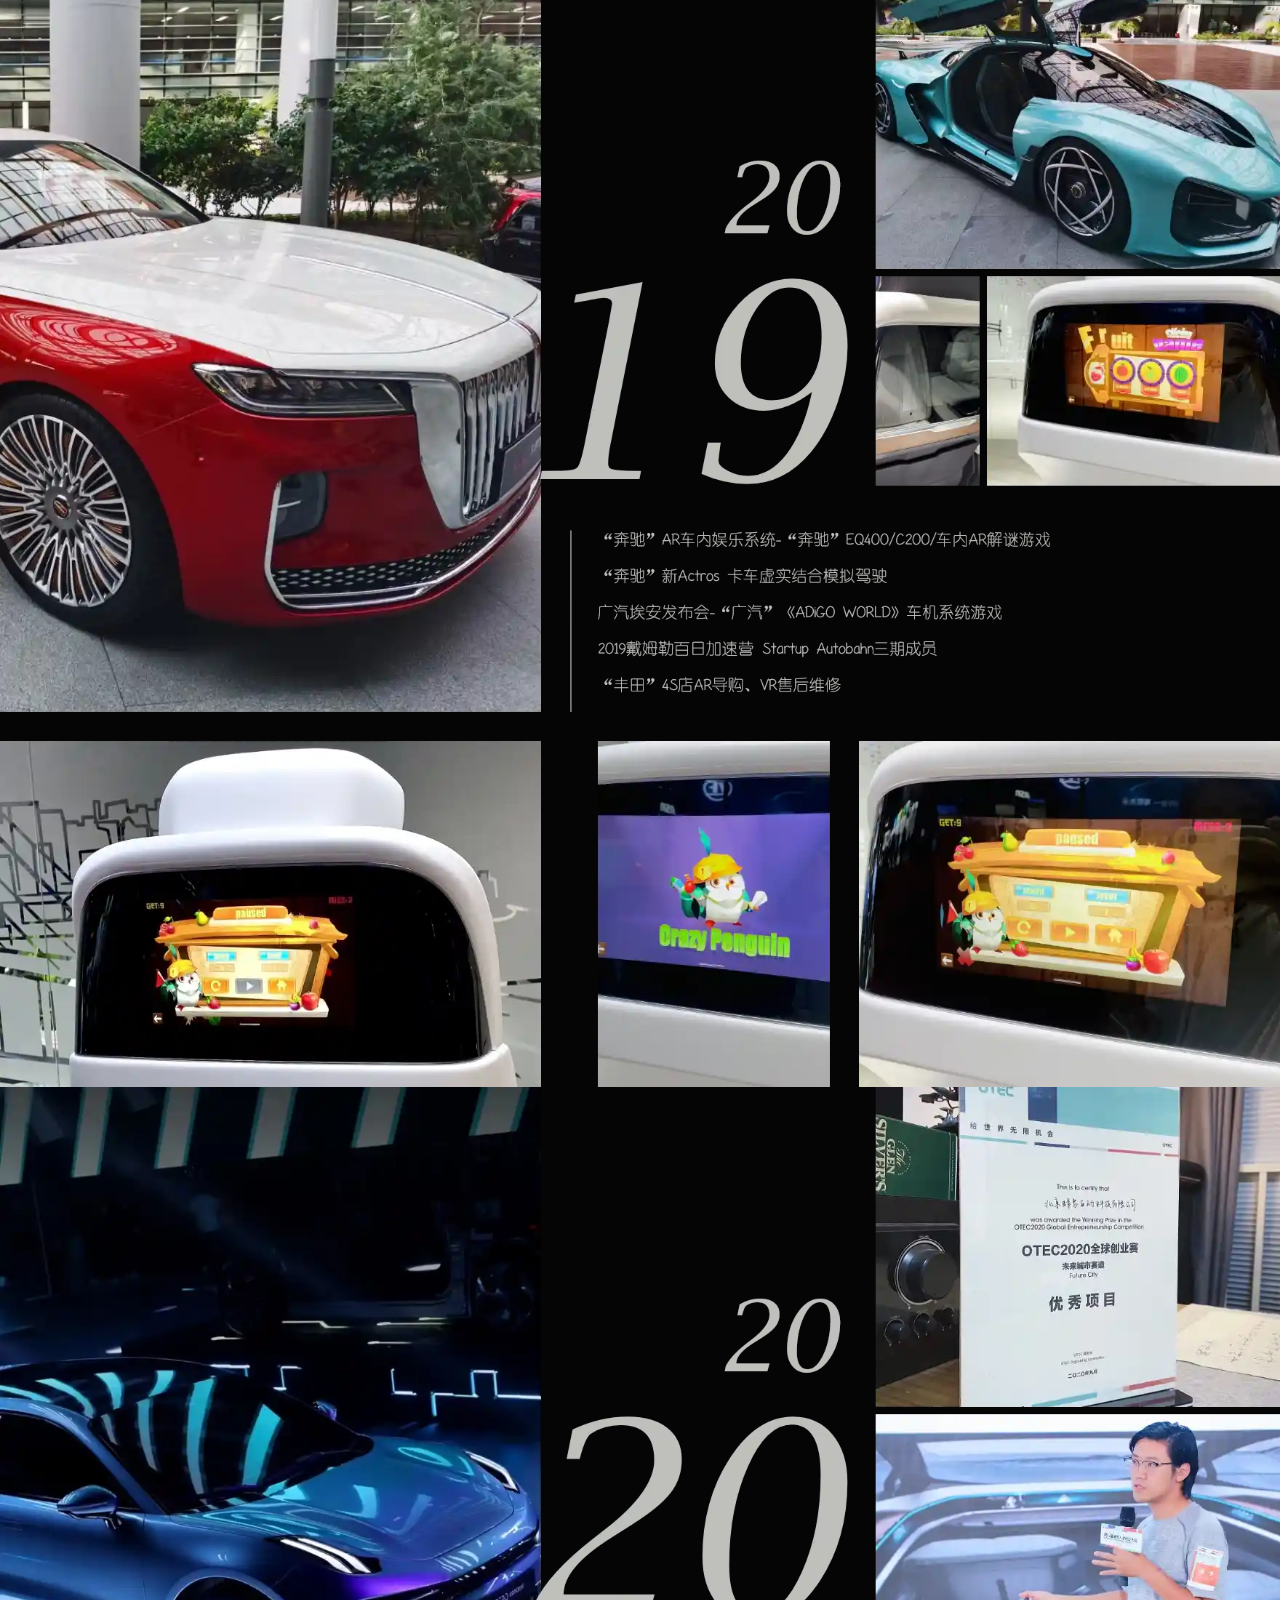
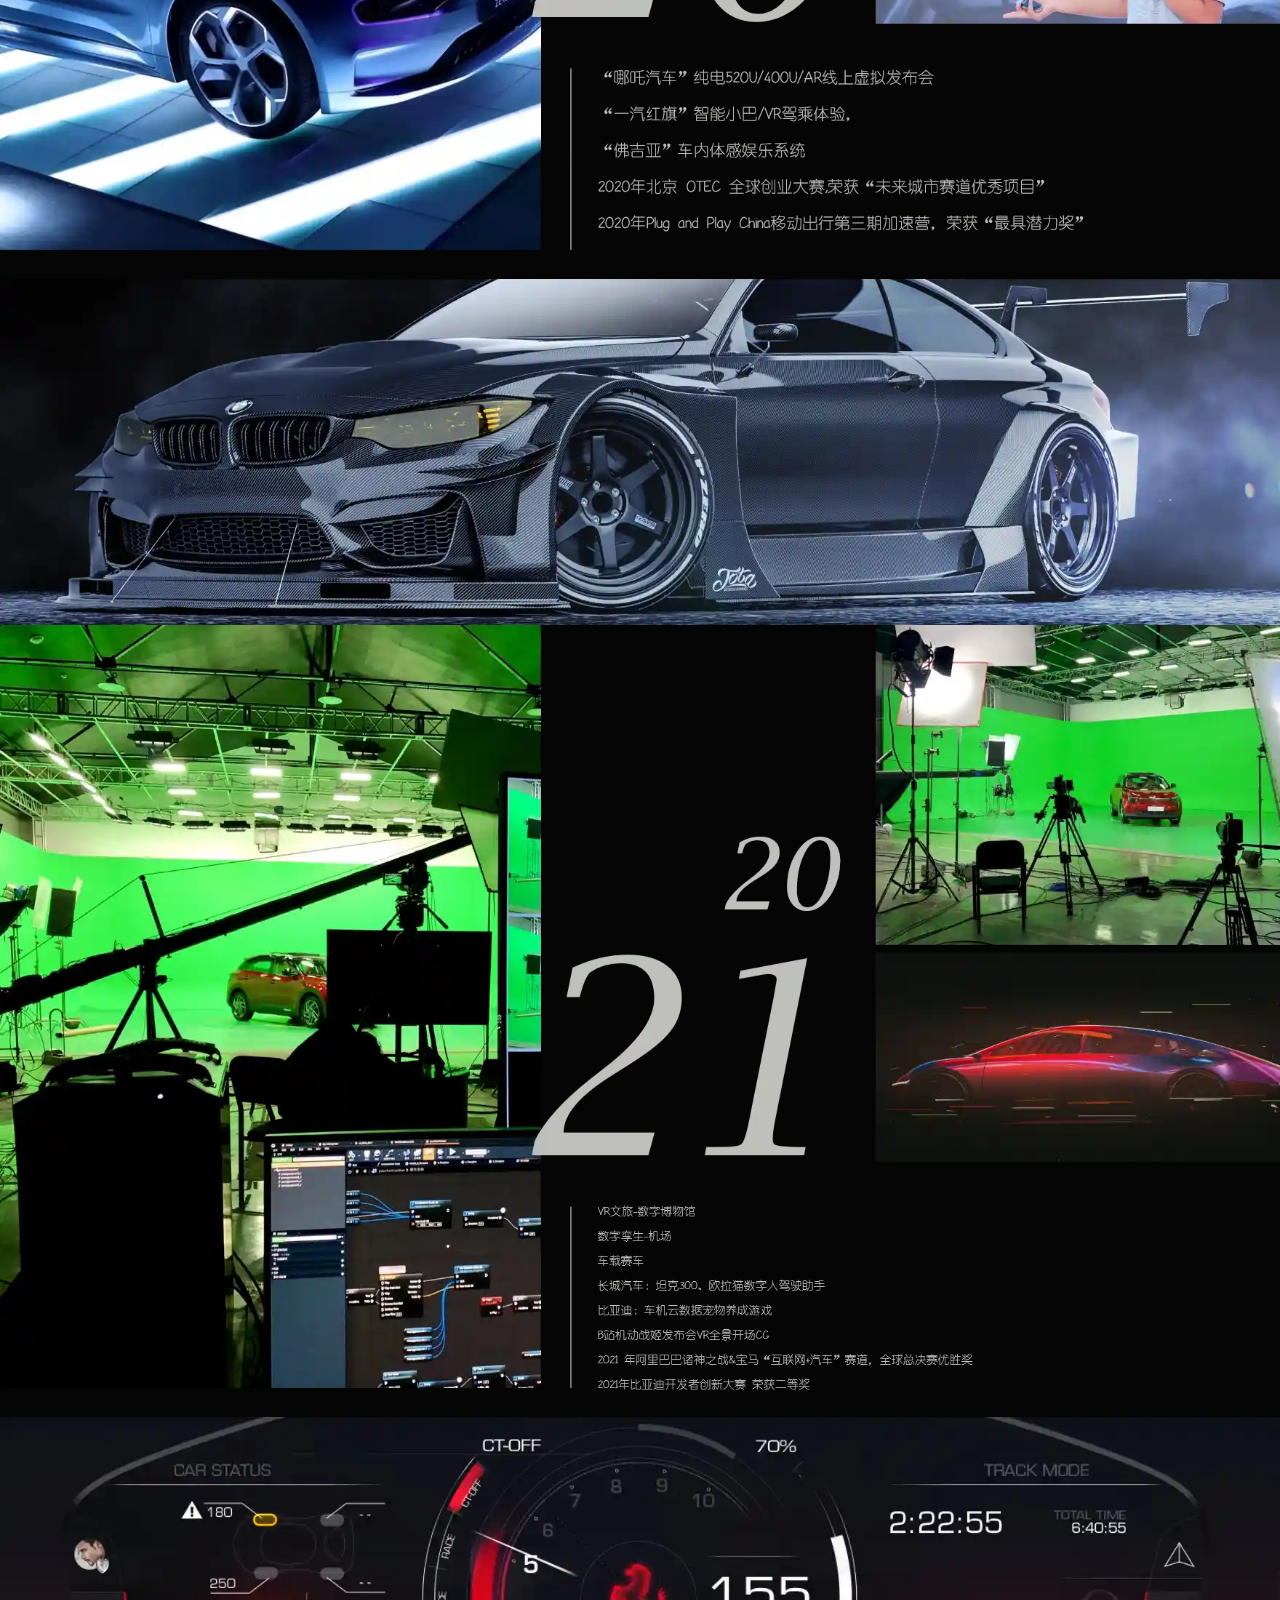
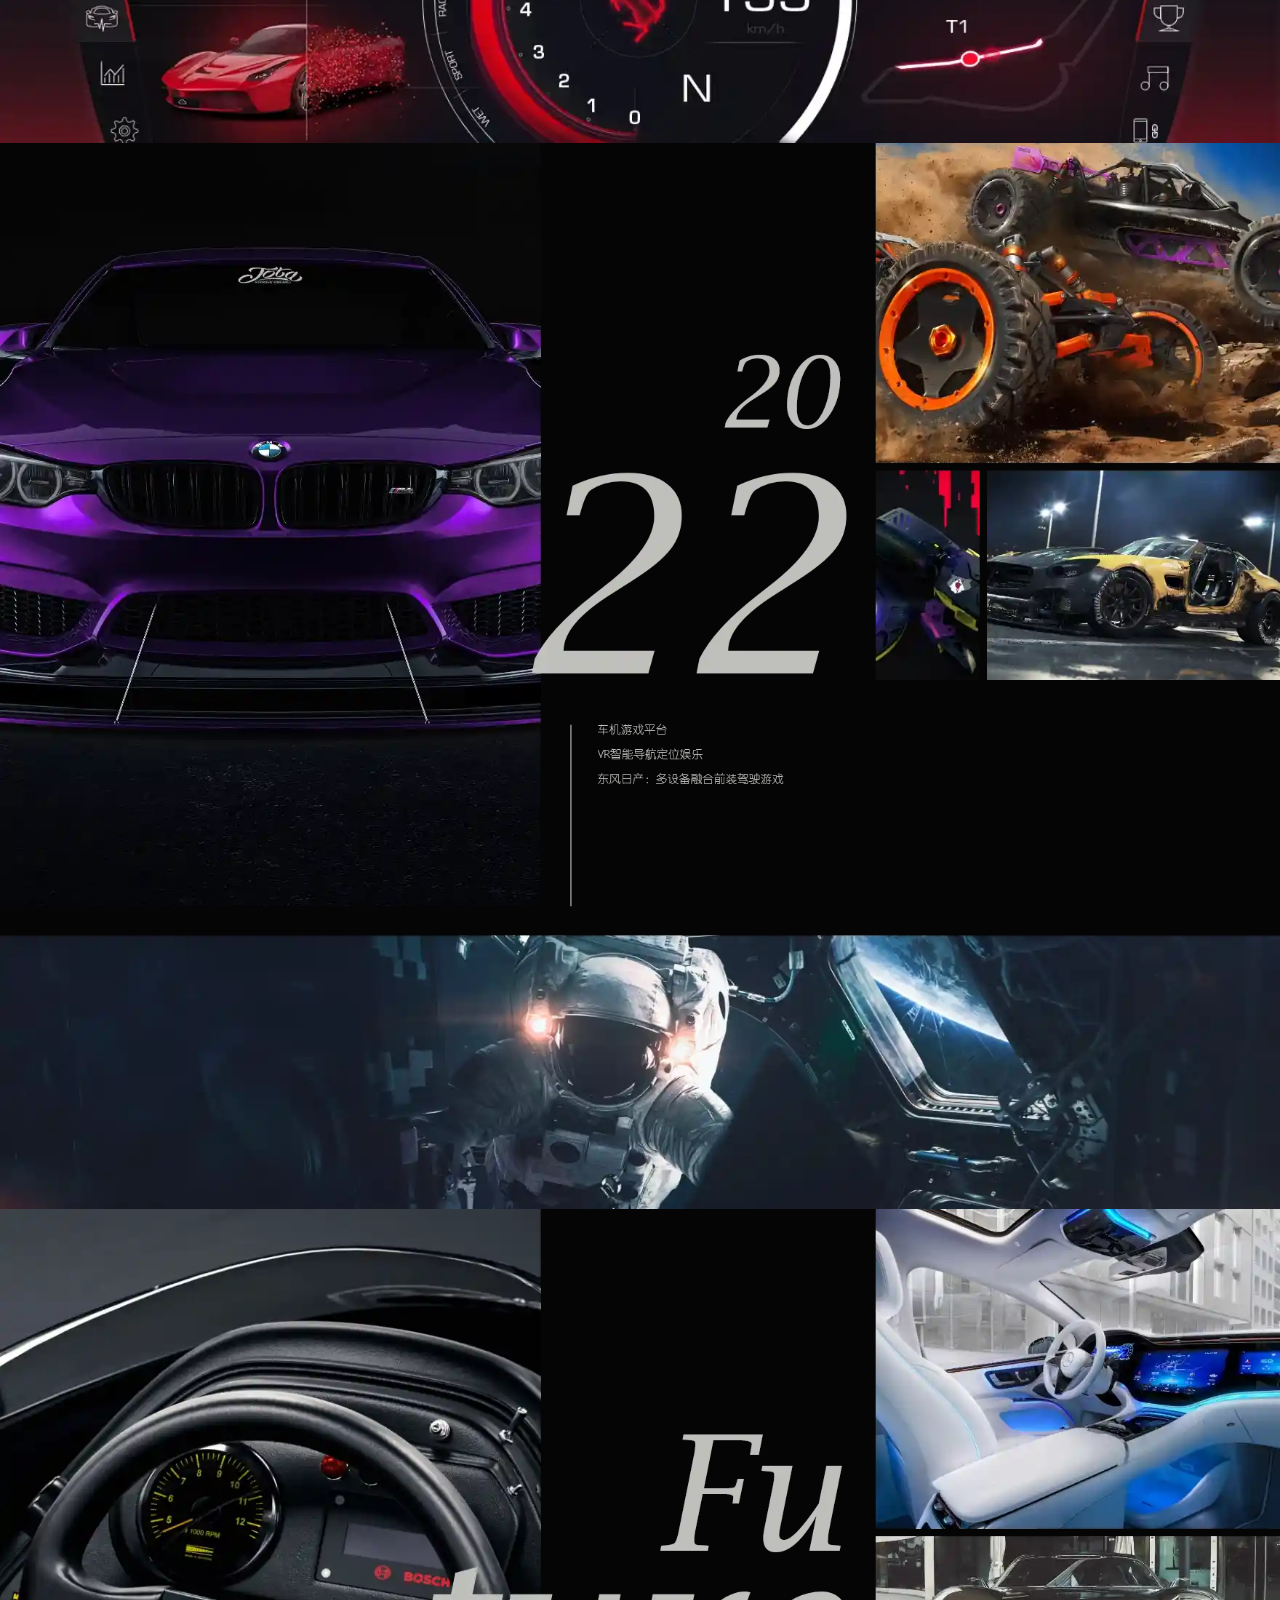
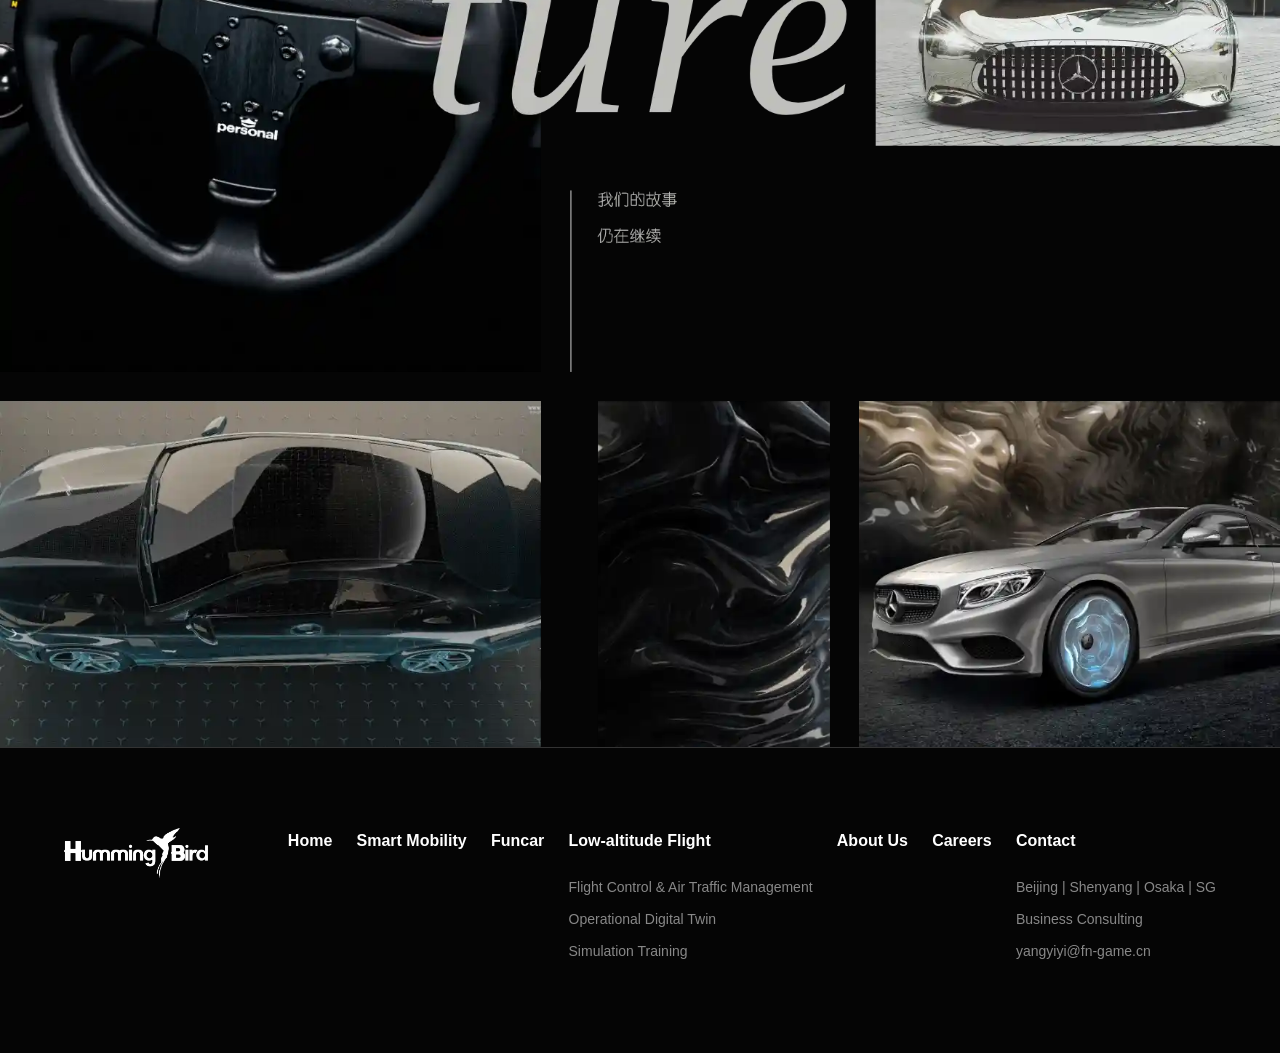
<file: about.html>
<!DOCTYPE html>
<html lang="zh">
<head>
    <meta charset="UTF-8">
    <meta name="viewport" content="width=device-width, initial-scale=1.0">
    <title>关于我们 - 蜂鸟互动</title>
    <link rel="stylesheet" href="style.css">
    <!-- 【修改】基于 IP 自动识别语言 + 防闪烁脚本 -->
    <script>
        (function() {
            // 1. 读取本地存储，看用户是否以前访问过或手动选过语言
            var savedLang = localStorage.getItem('preferredLang');
            
            // 如果已经有缓存，执行防闪烁逻辑并结束
            if (savedLang) {
                if (savedLang !== 'zh') {
                    document.documentElement.classList.add('lang-loading');
                }
                return; 
            }

            // 2. 如果是首次访问，先隐藏文字防止乱码闪烁
            document.documentElement.classList.add('lang-loading');

            // 3. 调用免费无限制的 GeoJS 接口获取当前 IP 的国家代码
            fetch('https://get.geojs.io/v1/ip/country.json')
                .then(function(response) { return response.json(); })
                .then(function(data) {
                    var country = data.country; // 返回两位字母代码，如 "CN", "JP", "US"
                    var targetLang = 'en';      // 默认设置为英语 (除中、日外的其他 IP)

                    // 4. 判断逻辑
                    if (['CN', 'TW', 'HK', 'MO'].indexOf(country) !== -1) {
                        targetLang = 'zh'; // 中国大陆及港澳台 IP -> 中文
                    } else if (country === 'JP') {
                        targetLang = 'ja'; // 日本 IP -> 日文
                    }

                    // 5. 保存设置到本地
                    localStorage.setItem('preferredLang', targetLang);

                    // 6. 刷新页面以应用新语言 (由于接口极快，仅在用户有生之年第一次访问时闪刷一次)
                    location.reload();
                })
                .catch(function() {
                    // 如果由于网络原因 API 请求失败，兜底显示英语
                    localStorage.setItem('preferredLang', 'en');
                    location.reload();
                });
        })();
    </script>
</head>
<body>
    <!-- 统一的顶部导航栏 -->
    <header class="header">
        <div class="logo">
            <img class="logo-img" src="./images/hummingbird-logo1.webp" alt="Logo">
            <span data-i18n="header.logo">蜂鸟互动</span>
        </div>

        <nav class="nav-links">
            <div class="nav-item single-link">
                <a href="index.html" class="nav-link" data-i18n="header.nav.home">首页</a>
            </div>
            <div class="nav-item single-link">
                <a href="cases.html" class="nav-link" data-i18n="header.nav.mobility">智能出行</a>
            </div>
            <div class="nav-item single-link">
                <a href="funcar.html" class="nav-link" data-i18n="header.nav.funcar">Funcar</a>
            </div>
            

            
            <!-- 【修改】低空飞行（已更新为三个新二级页面，删除了旧页面） -->
            <div class="nav-item">
                <a href="javascript:void(0)" class="nav-link" id="flight-btn">
                    <span data-i18n="header.nav.flight">低空飞行</span>
                    <svg viewBox="0 0 24 24" width="16" height="16" stroke="currentColor" stroke-width="2" fill="none"><polyline points="6 9 12 15 18 9"></polyline></svg>
                </a>
                <div class="nav-dropdown-menu" id="flight-dropdown">
                    <a href="flight-atc.html" data-i18n="header.nav.flight_sub_atc">飞控空管平台</a>
                    <a href="flight-twin.html" data-i18n="header.nav.flight_sub_twin">作业孪生</a>
                    <a href="flight-drill.html" data-i18n="header.nav.flight_sub_drill">模拟演练教学</a>
                </div>
            </div>

            

            <div class="nav-item single-link">
                <a href="about.html" class="nav-link" data-i18n="header.nav.about">关于我们</a>
            </div>
            <div class="nav-item single-link">
                <a href="careers.html" class="nav-link" data-i18n="header.nav.careers">加入我们</a>
            </div>

            <div class="nav-item single-link">
                <a href="contact.html" class="nav-link" data-i18n="header.nav.contact">联系我们</a>
            </div>
            
        </nav>

        <div class="header-right">
            <div class="lang-switcher">
                <div class="globe-icon" id="lang-btn">
                    <svg xmlns="http://www.w3.org/2000/svg" viewBox="0 0 24 24" width="22" height="22" fill="none" stroke="currentColor" stroke-width="1.5" stroke-linecap="round" stroke-linejoin="round"><circle cx="12" cy="12" r="10"></circle><line x1="2" y1="12" x2="22" y2="12"></line><path d="M12 2 a 15.3 15.3 0 0 1 4 10 a 15.3 15.3 0 0 1 -4 10 a 15.3 15.3 0 0 1 -4 -10 a 15.3 15.3 0 0 1 4 -10 z"></path></svg>
                </div>
                <div class="lang-dropdown" id="lang-dropdown">
                    <div class="lang-option" data-lang="zh">中文</div>
                    <div class="lang-option" data-lang="en">English</div>
                    <div class="lang-option" data-lang="ja">日本語</div>
                </div>
            </div>
            <div class="menu-toggle" id="mobile-menu-btn">
                <span></span><span></span><span></span>
            </div>
        </div>
    </header>

    <!-- 主视觉区 (复用首页 Hero) -->
    <section class="hero" id="hero">
        <img class="hero-bg-img" src="./images/index-hero.webp" alt="地球背景">
        <div class="hero-content">
            <h4 data-i18n="hero.top_title">MASTERING <i>THE TECHNOLOGY</i></h4>
            <h2 data-i18n="hero.we_are">WE ARE</h2>
            <h1 data-i18n="hero.main_title">HUMMINGBIRD</h1>
            <h3 data-i18n="hero.sub_title">蜂鸟互动</h3>
            <p class="hero-desc" data-i18n="hero.desc_zh">我们致力于创造品质，创造快乐</p>
            <p class="hero-desc-en" data-i18n="hero.desc_en">We are committed to creating quality and happiness</p>
        </div>
    </section>

    <!-- 2. 公司简介 (复用 cases 的独立简介区块，宽敞的留白) -->
    <section class="cases-intro">
        
    </section>

    <!-- 3. 图片平铺区 (无缝拼接) -->
    <section class="corp-gallery">
        <!-- 第 1 张大图 -->
        <div class="corp-img-row">
            <img src="./images/aboutus1.webp" alt="">
        </div>
        <!-- 第 2 张大图 -->
        <div class="corp-img-row">
            <img src="./images/aboutus2.webp" alt="">
        </div>
        <!-- 第 3 张大图 -->
        <div class="corp-img-row">
            <img src="./images/aboutus3.webp" alt="">
        </div>
        <div class="corp-img-row">
            <img src="./images/aboutus4.webp" alt="">
        </div>
        <div class="corp-img-row">
            <img src="./images/aboutus5.webp" alt="">
        </div>
        <div class="corp-img-row">
            <img src="./images/aboutus6.webp" alt="">
        </div>
        <div class="corp-img-row">
            <img src="./images/aboutus7.webp" alt="">
        </div>
        <div class="corp-img-row">
            <img src="./images/aboutus8.webp" alt="">
        </div>
        <div class="corp-img-row">
            <img src="./images/aboutus9.webp" alt="">
        </div>
        <div class="corp-img-row">
            <img src="./images/aboutus10.webp" alt="">
        </div>
        <div class="corp-img-row">
            <img src="./images/aboutus11.webp" alt="">
        </div>
        
    </section>

    

    <!-- 统一的底部导航栏 (Final Footer) -->
    <footer class="footer" id="footer">
        <div class="footer-container">
            <!-- 左侧 Logo -->
            <div class="footer-left">
                <div class="footer-logo">
                    <img class="logo-img" src="./images/hummingbird-logo2.webp" alt="Logo">
                </div>
            </div>

            <!-- 右侧 导航列 (完全匹配最新头部导航) -->
            <div class="footer-nav">
                
                <!-- 1. 首页 (作为独立可点标题) -->
                <div class="f-col">
                    <h4><a href="index.html" data-i18n="header.nav.home">首页</a></h4>
                    <div class="f-links"></div>
                </div>

                <!-- 2. 智能出行 -->
                <div class="f-col">
                    <h4><a href="cases.html" data-i18n="header.nav.mobility">智能出行</a></h4>
                    <div class="f-links"></div>
                </div>

                <!-- 3. Funcar -->
                <div class="f-col">
                    <h4><a href="funcar.html" data-i18n="header.nav.funcar">Funcar</a></h4>
                    <div class="f-links"></div>
                </div>

                <!-- 4. 低空飞行 (带子菜单) -->
                <div class="f-col">
                    <h4 data-i18n="header.nav.flight">低空飞行</h4>
                    <div class="f-links">
                        <a href="flight-atc.html" data-i18n="header.nav.flight_sub_atc">飞控空管平台</a>
                        <a href="flight-twin.html" data-i18n="header.nav.flight_sub_twin">作业孪生</a>
                        <a href="flight-drill.html" data-i18n="header.nav.flight_sub_drill">模拟演练教学</a>
                    </div>
                </div>

                <!-- 5. 关于我们 -->
                <div class="f-col">
                    <h4><a href="about.html" data-i18n="header.nav.about">关于我们</a></h4>
                    <div class="f-links"></div>
                </div>

                <div><h4><a href="careers.html" data-i18n="header.nav.careers">加入我们</a></h4><div class="f-links"></div></div>

                <!-- 6. 联系我们 (修复了原代码中的标签错误) -->
                <div class="f-col contact-col">
                    <h4><a href="contact.html" data-i18n="header.nav.contact">联系我们</a></h4>
                    <div class="f-links">
                        <span data-i18n="footer.col5.l1">北京|沈阳|日本大阪|新加坡</span>
                        <span data-i18n="footer.col5.l2">商务咨询</span>
                        <span data-i18n="footer.col5.l3">yangyiyi@fn-game.cn</span>
                    </div>
                </div>
            </div>
        </div>
    </footer>
    
    <script src="script.js"></script>
</body>
</html>
</file>
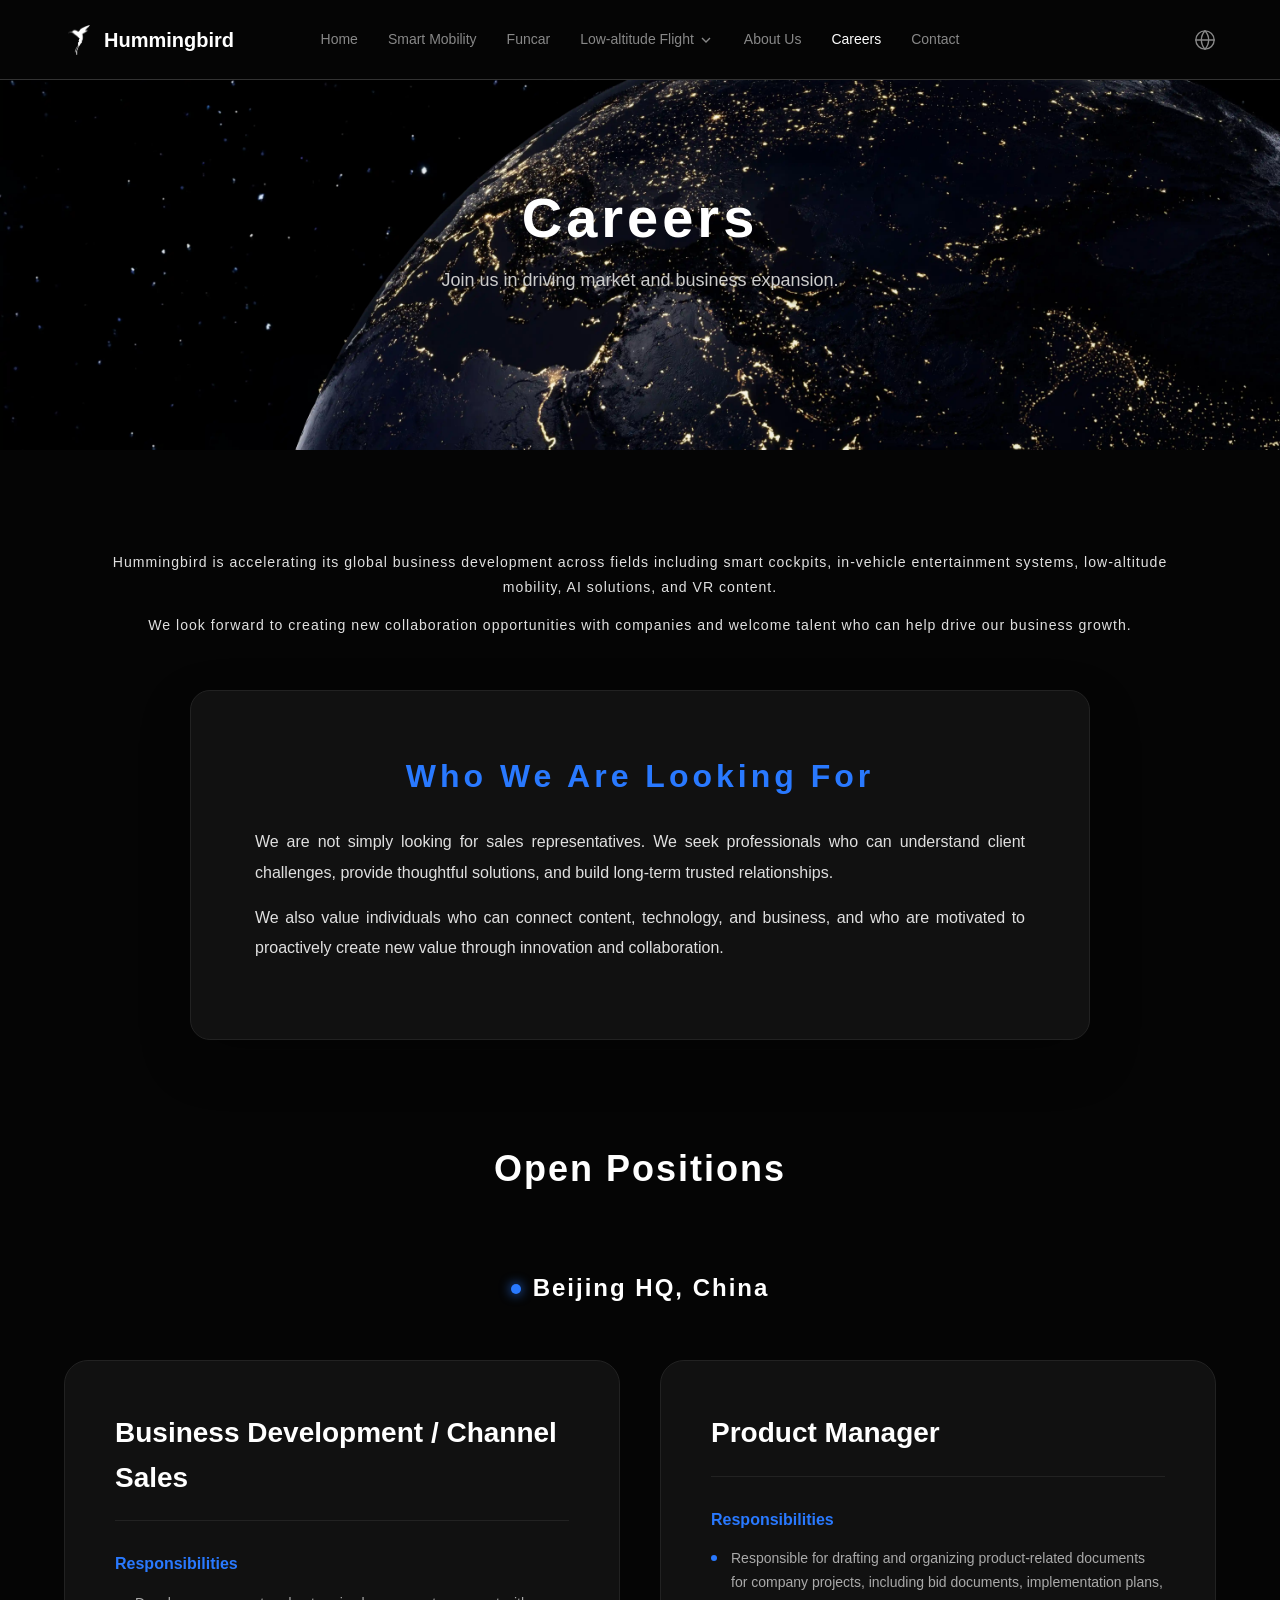
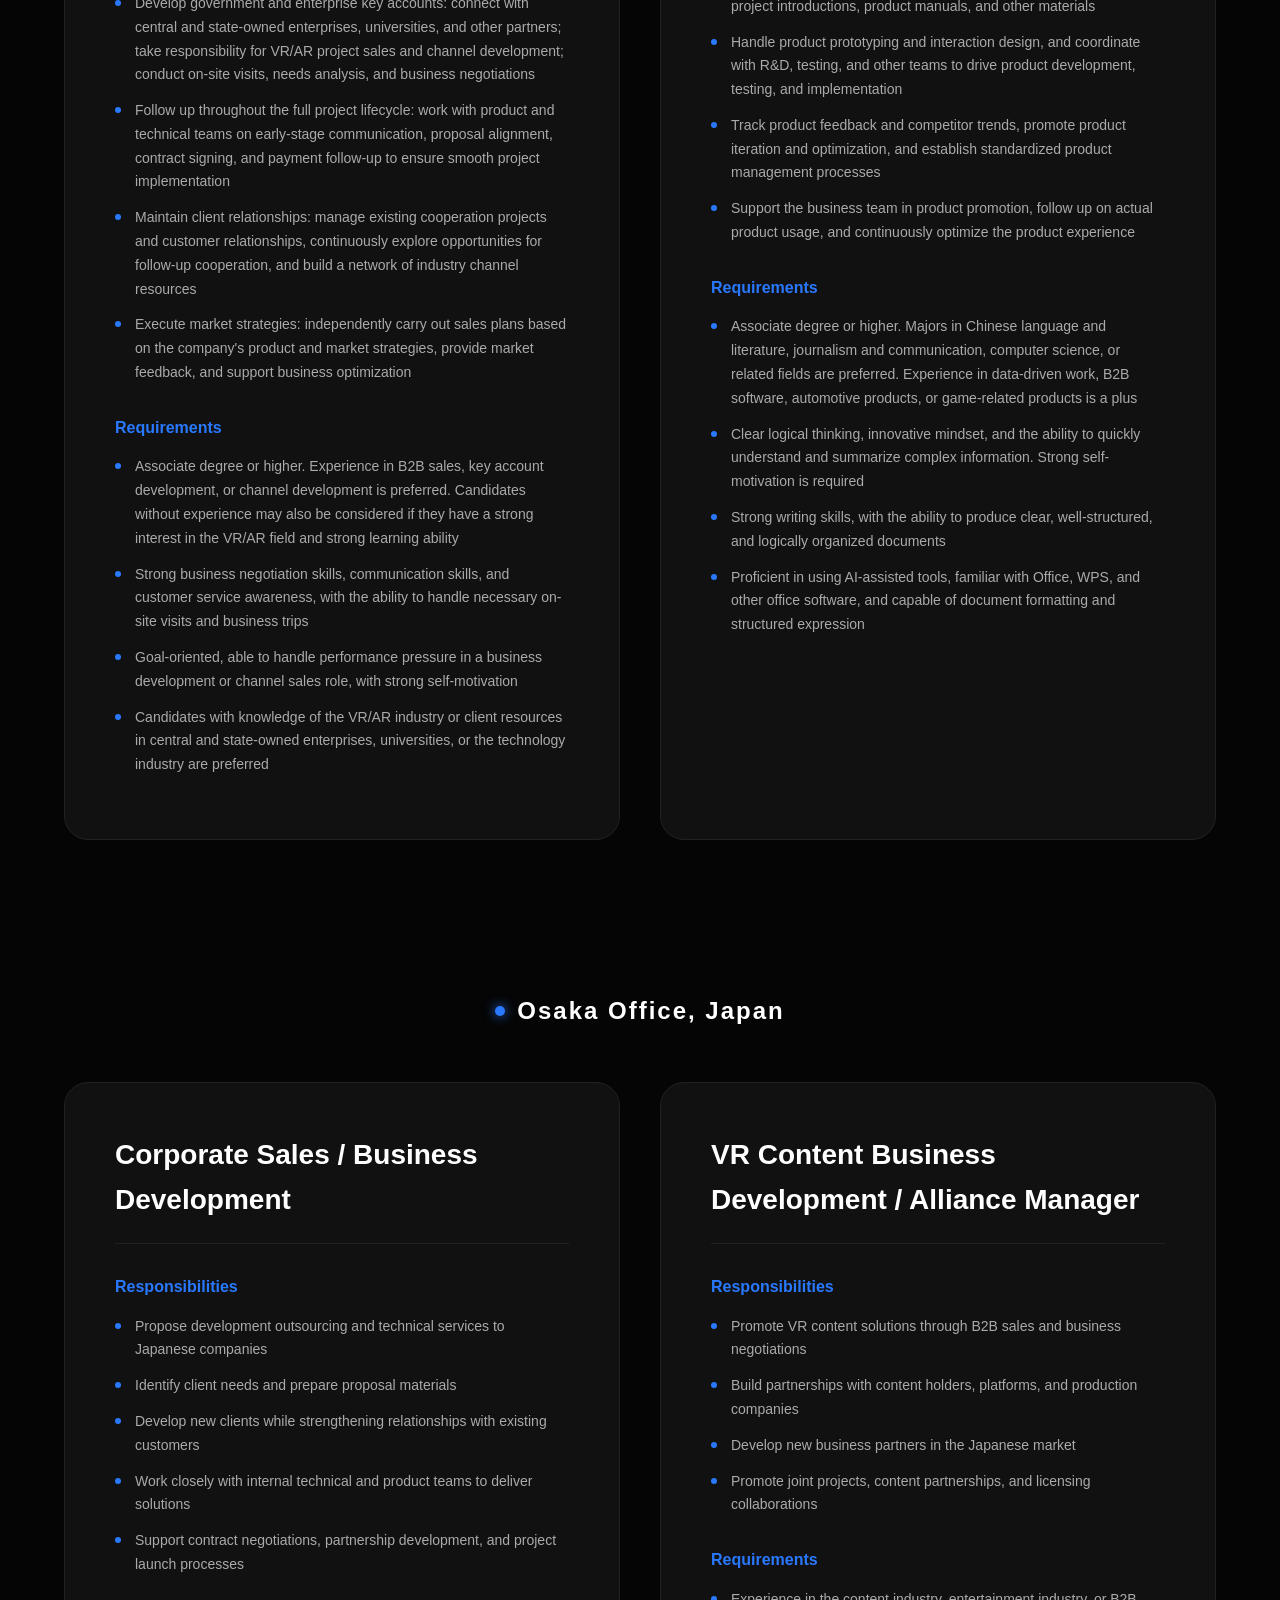
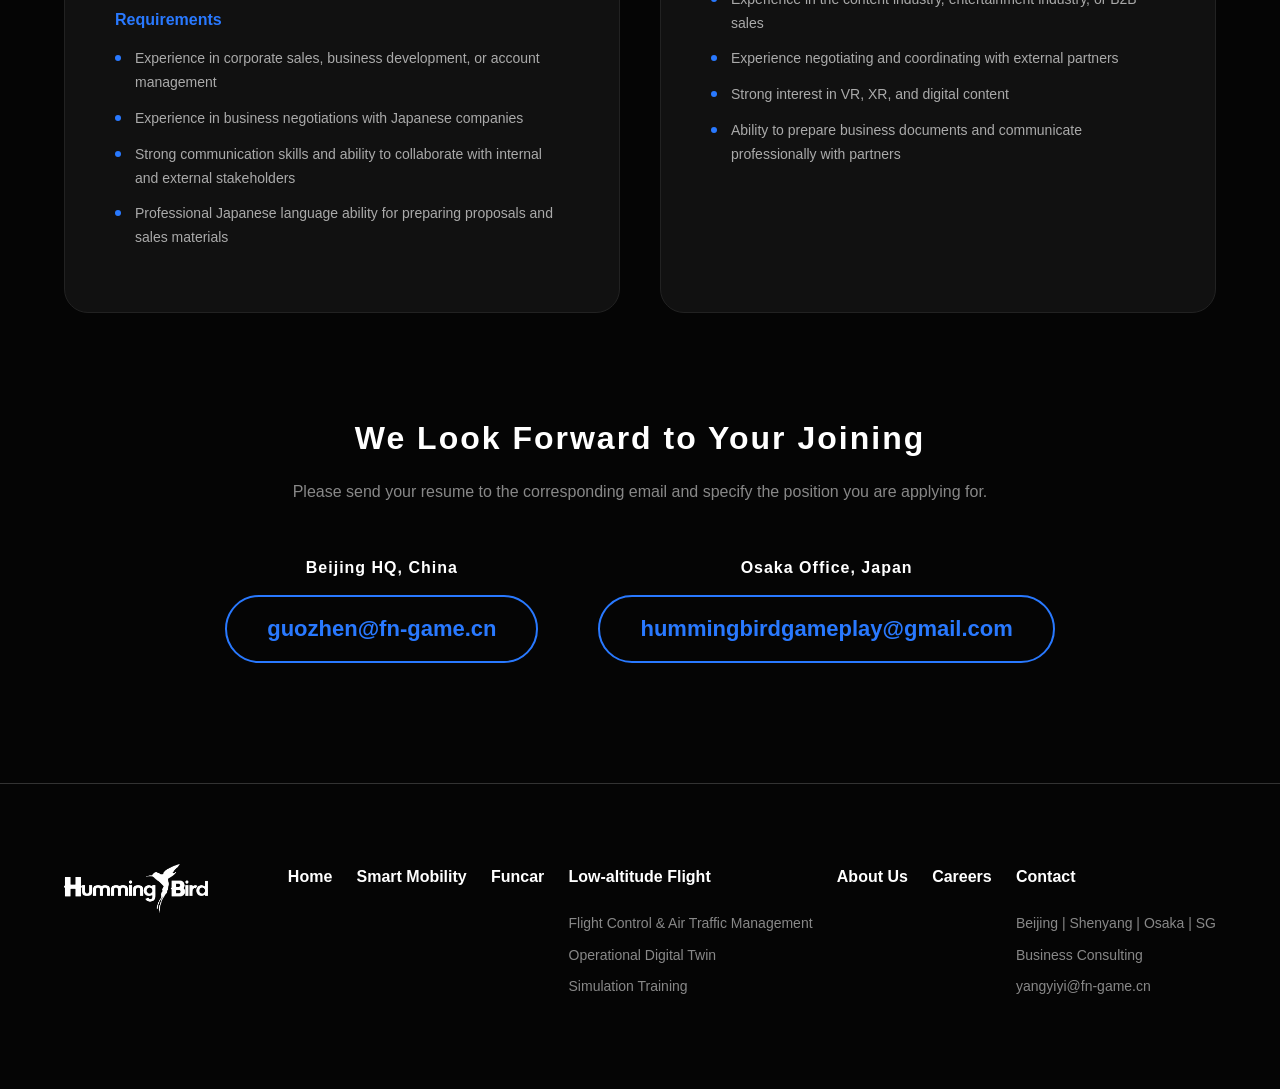
<file: careers.html>
<!DOCTYPE html>
<html lang="zh">
<head>
    <meta charset="UTF-8">
    <meta name="viewport" content="width=device-width, initial-scale=1.0">
    <title>加入我们 - 蜂鸟互动</title>
    <link rel="stylesheet" href="style.css">
    <!-- 基于设备系统语言自动识别 + 防闪烁脚本 -->
    <script>
        (function() {
            var savedLang = localStorage.getItem('preferredLang');
            if (!savedLang) {
                var userLang = navigator.language || navigator.userLanguage; 
                var targetLang = 'en'; 
                if (userLang.indexOf('zh') !== -1) { targetLang = 'zh'; } 
                else if (userLang.indexOf('ja') !== -1) { targetLang = 'ja'; }
                localStorage.setItem('preferredLang', targetLang);
                savedLang = targetLang;
            }
            if (savedLang !== 'zh') {
                document.documentElement.classList.add('lang-loading');
            }
        })();
    </script>
</head>
<body>
    <!-- 统一的顶部导航栏 -->
    <header class="header">
        <div class="logo">
            <img class="logo-img" src="./images/hummingbird-logo1.webp" alt="Logo">
            <span data-i18n="header.logo">蜂鸟互动</span>
        </div>

        <nav class="nav-links">
            <div class="nav-item single-link">
                <a href="index.html" class="nav-link" data-i18n="header.nav.home">首页</a>
            </div>
            <div class="nav-item single-link">
                <a href="cases.html" class="nav-link" data-i18n="header.nav.mobility">智能出行</a>
            </div>
            <div class="nav-item single-link">
                <a href="funcar.html" class="nav-link" data-i18n="header.nav.funcar">Funcar</a>
            </div>
            

            <!-- 【修改】低空飞行（已更新为三个新二级页面，删除了旧页面） -->
            <div class="nav-item">
                <a href="javascript:void(0)" class="nav-link" id="flight-btn">
                    <span data-i18n="header.nav.flight">低空飞行</span>
                    <svg viewBox="0 0 24 24" width="16" height="16" stroke="currentColor" stroke-width="2" fill="none"><polyline points="6 9 12 15 18 9"></polyline></svg>
                </a>
                <div class="nav-dropdown-menu" id="flight-dropdown">
                    <a href="flight-atc.html" data-i18n="header.nav.flight_sub_atc">飞控空管平台</a>
                    <a href="flight-twin.html" data-i18n="header.nav.flight_sub_twin">作业孪生</a>
                    <a href="flight-drill.html" data-i18n="header.nav.flight_sub_drill">模拟演练教学</a>
                </div>
            </div>

            

            <div class="nav-item single-link">
                <a href="about.html" class="nav-link" data-i18n="header.nav.about">关于我们</a>
            </div>
            <div class="nav-item single-link">
                <a href="careers.html" class="nav-link" data-i18n="header.nav.careers">加入我们</a>
            </div>

            <div class="nav-item single-link">
                <a href="contact.html" class="nav-link" data-i18n="header.nav.contact">联系我们</a>
            </div>
            
        </nav>

        <div class="header-right">
            <div class="lang-switcher">
                <div class="globe-icon" id="lang-btn">
                    <svg xmlns="http://www.w3.org/2000/svg" viewBox="0 0 24 24" width="22" height="22" fill="none" stroke="currentColor" stroke-width="1.5" stroke-linecap="round" stroke-linejoin="round"><circle cx="12" cy="12" r="10"></circle><line x1="2" y1="12" x2="22" y2="12"></line><path d="M12 2 a 15.3 15.3 0 0 1 4 10 a 15.3 15.3 0 0 1 -4 10 a 15.3 15.3 0 0 1 -4 -10 a 15.3 15.3 0 0 1 4 -10 z"></path></svg>
                </div>
                <div class="lang-dropdown" id="lang-dropdown">
                    <div class="lang-option" data-lang="zh">中文</div>
                    <div class="lang-option" data-lang="en">English</div>
                    <div class="lang-option" data-lang="ja">日本語</div>
                </div>
            </div>
            <div class="menu-toggle" id="mobile-menu-btn">
                <span></span><span></span><span></span>
            </div>
        </div>
    </header>

    <!-- 主视觉区 (Hero) -->
    <section class="hero hero-careers" id="hero">
        <!-- 你可以在 images 文件夹下放一张你喜欢的背景图 careers-bg.webp -->
        <img class="hero-bg-img" src="./images/contact-hero.webp" alt="加入我们背景">
        <div class="hero-content">
            <h1 data-i18n="careers.hero.title">招聘信息</h1>
            <div class="hero-divider"></div>
            <p class="hero-desc" data-i18n="careers.hero.subtitle">诚邀与我们共同推动市场业务扩展的伙伴</p>
        </div>
    </section>

    <!-- 公司简介引导 -->
    <section class="intro section-padding" style="padding-bottom: 40px;">
        <p data-i18n="careers.intro.p1">Hummingbird正在加速推进全球业务发展，业务领域涵盖智能座舱、车载娱乐系统、低空出行、AI解决方案以及VR内容等方向。</p>
        <p data-i18n="careers.intro.p2">我们期待能够与企业共同创造新的合作机会，并欢迎能够推动业务成长的人才加入我们的团队。</p>
    </section>

    <!-- SECTION 1: 我们期待的人才 (Message) -->
    <div class="careers-message">
        <h2 data-i18n="careers.message.title">我们期待的人才</h2>
        <p data-i18n="careers.message.p1">我们所寻找的，并不仅仅是单纯的销售人员，而是能够深入理解客户需求，并通过最合适的解决方案建立长期信任关系的人才。</p>
        <p data-i18n="careers.message.p2">同时，我们也欢迎具备连接内容、技术与商业视角，并能够主动推动创造新价值的人加入团队。</p>
    </div>

    <!-- SECTION 2: 招聘职位 (Jobs) -->
    <section class="careers-jobs">
        <div class="section-title">
            <h2 data-i18n="careers.jobs.title">招聘职位</h2>
        </div>
        
<!-- ================= 中国北京公司 ================= -->
        <div class="office-title-wrap">
            <h3 class="office-title" data-i18n="careers.jobs.beijing_title">中国 · 北京公司</h3>
        </div>

        <div class="jobs-grid">
            <!-- 职位 5 (北京) - 商务渠道 -->
            <div class="job-card">
                <h3 data-i18n="careers.jobs.j5.name">商务渠道</h3>
                
                <h4 data-i18n="careers.jobs.j5.t_res">工作内容</h4>
                <ul class="job-list">
                    <li data-i18n="careers.jobs.j5.r1">政企大客户拓展：对接央国企、各类高校等合作方，负责人VR/AR项目的销售与渠道开拓，完成线下拜访、需求对接与商务谈判</li>
                    <li data-i18n="careers.jobs.j5.r2">项目全周期跟进：配合产品、技术团队完成项目前期沟通、方案对接、合同签订及回款跟进，保障项目顺利落地</li>
                    <li data-i18n="careers.jobs.j5.r3">客户关系维护：维护现有合作项目与客户关系，持续跟进挖掘二次合作机会，搭建行业渠道资源网络</li>
                    <li data-i18n="careers.jobs.j5.r4">市场策略执行：根据公司产品与市场策略，独立完成销售计划，反馈市场信息，助力业务优化</li>
                </ul>

                <h4 data-i18n="careers.jobs.j5.t_req">任职要求</h4>
                <ul class="job-list">
                    <li data-i18n="careers.jobs.j5.q1">大专及以上学历，有To B销售/大客户拓展/渠道开发经验优先，无经验但对VR/AR赛道感兴趣、学习能力强的候选人也可考虑</li>
                    <li data-i18n="careers.jobs.j5.q2">具备良好的商务谈判能力、沟通表达能力和客户服务意识，能接受必要的线下拜访与出差</li>
                    <li data-i18n="careers.jobs.j5.q3">目标感强，能承受商务渠道岗位的业绩压力，有良好的自我驱动能力</li>
                    <li data-i18n="careers.jobs.j5.q4">了解VR/AR行业、有央国企/各类高校/科技行业客户资源者优先</li>
                </ul>
            </div>
            
            <!-- 职位 6 (北京) - 平面设计师 -->
            <div class="job-card">
                <h3 data-i18n="careers.jobs.j3.name">产品经理</h3>
                
                <h4 data-i18n="careers.jobs.j3.t_res">工作内容</h4>
                <ul class="job-list">
                    <li data-i18n="careers.jobs.j3.r1">负责公司项目产品相关的文案撰写与整理，包括标书、实施方案、项目介绍、产品说明书等</li>
                    <li data-i18n="careers.jobs.j3.r2">处理产品原型、交互设计，协调研发、测试等团队推进产品开发、测试及落地</li>
                    <li data-i18n="careers.jobs.j3.r3">跟踪产品应用反馈与竞品动态，推动产品迭代优化，建立完善的产品管理规范</li>
                    <li data-i18n="careers.jobs.j3.r4">配合商务团队完成产品推广，跟进产品实际应用效果，优化产品体验</li>
                </ul>

                <h4 data-i18n="careers.jobs.j3.t_req">任职要求</h4>
                <ul class="job-list">
                    <li data-i18n="careers.jobs.j3.q1">大专及以上学历，中文、新闻传播、计算机相关专业优先；有数据驱动经验/ToB类软件或车载/游戏相关产品经验为加分项</li>
                    <li data-i18n="careers.jobs.j3.q2">逻辑思维清晰，有创新意识，能够快速理解和提炼复杂信息；具备较强的自我驱动力</li>
                    <li data-i18n="careers.jobs.j3.q3">具备较强的文字功底和写作能力，文笔清晰、结构严谨</li>
                    <li data-i18n="careers.jobs.j3.q4">能熟练使用ai相关辅助工具，熟悉Office、WPS等办公软件，掌握文档排版与结构化表达</li>
                </ul>
            </div>

            

            
        </div>


        <!-- ================= 日本大阪公司 ================= -->
        <div class="office-title-wrap">
            <h3 class="office-title" data-i18n="careers.jobs.osaka_title">日本 · 大阪公司</h3>
        </div>
        
        <div class="jobs-grid">
            <!-- 职位 1 -->
            <div class="job-card">
                <h3 data-i18n="careers.jobs.j1.name">法人销售 / 事业开发</h3>
                
                <h4 data-i18n="careers.jobs.j1.t_res">工作内容</h4>
                <ul class="job-list">
                    <li data-i18n="careers.jobs.j1.r1">面向日本企业提供技术开发委托与技术服务的提案销售</li>
                    <li data-i18n="careers.jobs.j1.r2">与客户进行需求沟通，并制作提案资料</li>
                    <li data-i18n="careers.jobs.j1.r3">开拓新客户并强化与现有客户的合作关系</li>
                    <li data-i18n="careers.jobs.j1.r4">与公司内部技术团队、产品团队协作推进项目提案</li>
                    <li data-i18n="careers.jobs.j1.r5">参与合同谈判、合作推进以及项目启动支持</li>
                </ul>

                <h4 data-i18n="careers.jobs.j1.t_req">任职要求</h4>
                <ul class="job-list">
                    <li data-i18n="careers.jobs.j1.q1">具有法人销售、事业开发或客户管理相关工作经验</li>
                    <li data-i18n="careers.jobs.j1.q2">具有与日本企业进行商务洽谈与沟通的经验</li>
                    <li data-i18n="careers.jobs.j1.q3">具备能够与公司内外相关人员顺畅协作的沟通能力</li>
                    <li data-i18n="careers.jobs.j1.q4">具备能够制作提案书和销售资料的日语能力</li>
                </ul>
            </div>

            <!-- 职位 2 -->
            <div class="job-card">
                <h3 data-i18n="careers.jobs.j2.name">VR内容事业开发 / 商务合作负责人</h3>
                
                <h4 data-i18n="careers.jobs.j2.t_res">工作内容</h4>
                <ul class="job-list">
                    <li data-i18n="careers.jobs.j2.r1">推进VR内容相关的企业客户销售与商务洽谈</li>
                    <li data-i18n="careers.jobs.j2.r2">推动与内容方、平台公司、制作公司等合作伙伴的协作</li>
                    <li data-i18n="careers.jobs.j2.r3">开拓日本市场的业务合作伙伴</li>
                    <li data-i18n="careers.jobs.j2.r4">推动联合企划、内容合作及版权授权合作</li>
                </ul>

                <h4 data-i18n="careers.jobs.j2.t_req">任职要求</h4>
                <ul class="job-list">
                    <li data-i18n="careers.jobs.j2.q1">具有内容行业、娱乐行业或企业销售相关经验</li>
                    <li data-i18n="careers.jobs.j2.q2">具有与外部合作伙伴进行商务谈判与协调的经验</li>
                    <li data-i18n="careers.jobs.j2.q3">对VR / XR / 数字内容领域具有浓厚兴趣</li>
                    <li data-i18n="careers.jobs.j2.q4">具备商务文档撰写能力及对外沟通能力</li>
                </ul>
            </div>
        </div>

        

    </section>

    <!-- 简历投递 CTA 区块 (双邮箱版) -->
    <section class="careers-cta">
        <h3 data-i18n="careers.cta.title">期待您的加入</h3>
        <p data-i18n="careers.cta.desc">请将您的简历发送至对应邮箱，并注明申请职位</p>
        
        <div class="cta-emails-wrapper">
            
            <!-- 北京公司邮箱 -->
            <div class="cta-email-box">
                <span class="cta-email-label" data-i18n="careers.cta.beijing_label">中国 · 北京总部</span>
                <!-- 记得把这里换成你们真实的北京HR邮箱 -->
                <a href="mailto:beijing-hr@hummingbird.com" class="cta-email">guozhen@fn-game.cn</a>
            </div>
            <!-- 大阪公司邮箱 -->
            <div class="cta-email-box">
                <span class="cta-email-label" data-i18n="careers.cta.osaka_label">日本 · 大阪公司</span>
                <!-- 记得把这里换成你们真实的大阪HR邮箱 -->
                <a href="mailto:osaka-hr@hummingbird.com" class="cta-email">hummingbirdgameplay@gmail.com</a>
            </div>
            
        </div>
    </section>

    <!-- 统一的底部导航栏 (Final Footer) -->
    <footer class="footer" id="footer">
        <div class="footer-container">
            <!-- 左侧 Logo -->
            <div class="footer-left">
                <div class="footer-logo">
                    <img class="logo-img" src="./images/hummingbird-logo2.webp" alt="Logo">
                </div>
            </div>

            <!-- 右侧 导航列 (完全匹配最新头部导航) -->
            <div class="footer-nav">
                
                <!-- 1. 首页 (作为独立可点标题) -->
                <div class="f-col">
                    <h4><a href="index.html" data-i18n="header.nav.home">首页</a></h4>
                    <div class="f-links"></div>
                </div>

                <!-- 2. 智能出行 -->
                <div class="f-col">
                    <h4><a href="cases.html" data-i18n="header.nav.mobility">智能出行</a></h4>
                    <div class="f-links"></div>
                </div>

                <!-- 3. Funcar -->
                <div class="f-col">
                    <h4><a href="funcar.html" data-i18n="header.nav.funcar">Funcar</a></h4>
                    <div class="f-links"></div>
                </div>

                <!-- 4. 低空飞行 (带子菜单) -->
                <div class="f-col">
                    <h4 data-i18n="header.nav.flight">低空飞行</h4>
                    <div class="f-links">
                        <a href="flight-atc.html" data-i18n="header.nav.flight_sub_atc">飞控空管平台</a>
                        <a href="flight-twin.html" data-i18n="header.nav.flight_sub_twin">作业孪生</a>
                        <a href="flight-drill.html" data-i18n="header.nav.flight_sub_drill">模拟演练教学</a>
                    </div>
                </div>

                <!-- 5. 关于我们 -->
                <div class="f-col">
                    <h4><a href="about.html" data-i18n="header.nav.about">关于我们</a></h4>
                    <div class="f-links"></div>
                </div>

                <div><h4><a href="careers.html" data-i18n="header.nav.careers">加入我们</a></h4><div class="f-links"></div></div>

                <!-- 6. 联系我们 (修复了原代码中的标签错误) -->
                <div class="f-col contact-col">
                    <h4><a href="contact.html" data-i18n="header.nav.contact">联系我们</a></h4>
                    <div class="f-links">
                        <span data-i18n="footer.col5.l1">北京|沈阳|日本大阪|新加坡</span>
                        <span data-i18n="footer.col5.l2">商务咨询</span>
                        <span data-i18n="footer.col5.l3">yangyiyi@fn-game.cn</span>
                    </div>
                </div>
            </div>
        </div>
    </footer>

    <script src="script.js"></script>
</body>
</html>
</file>
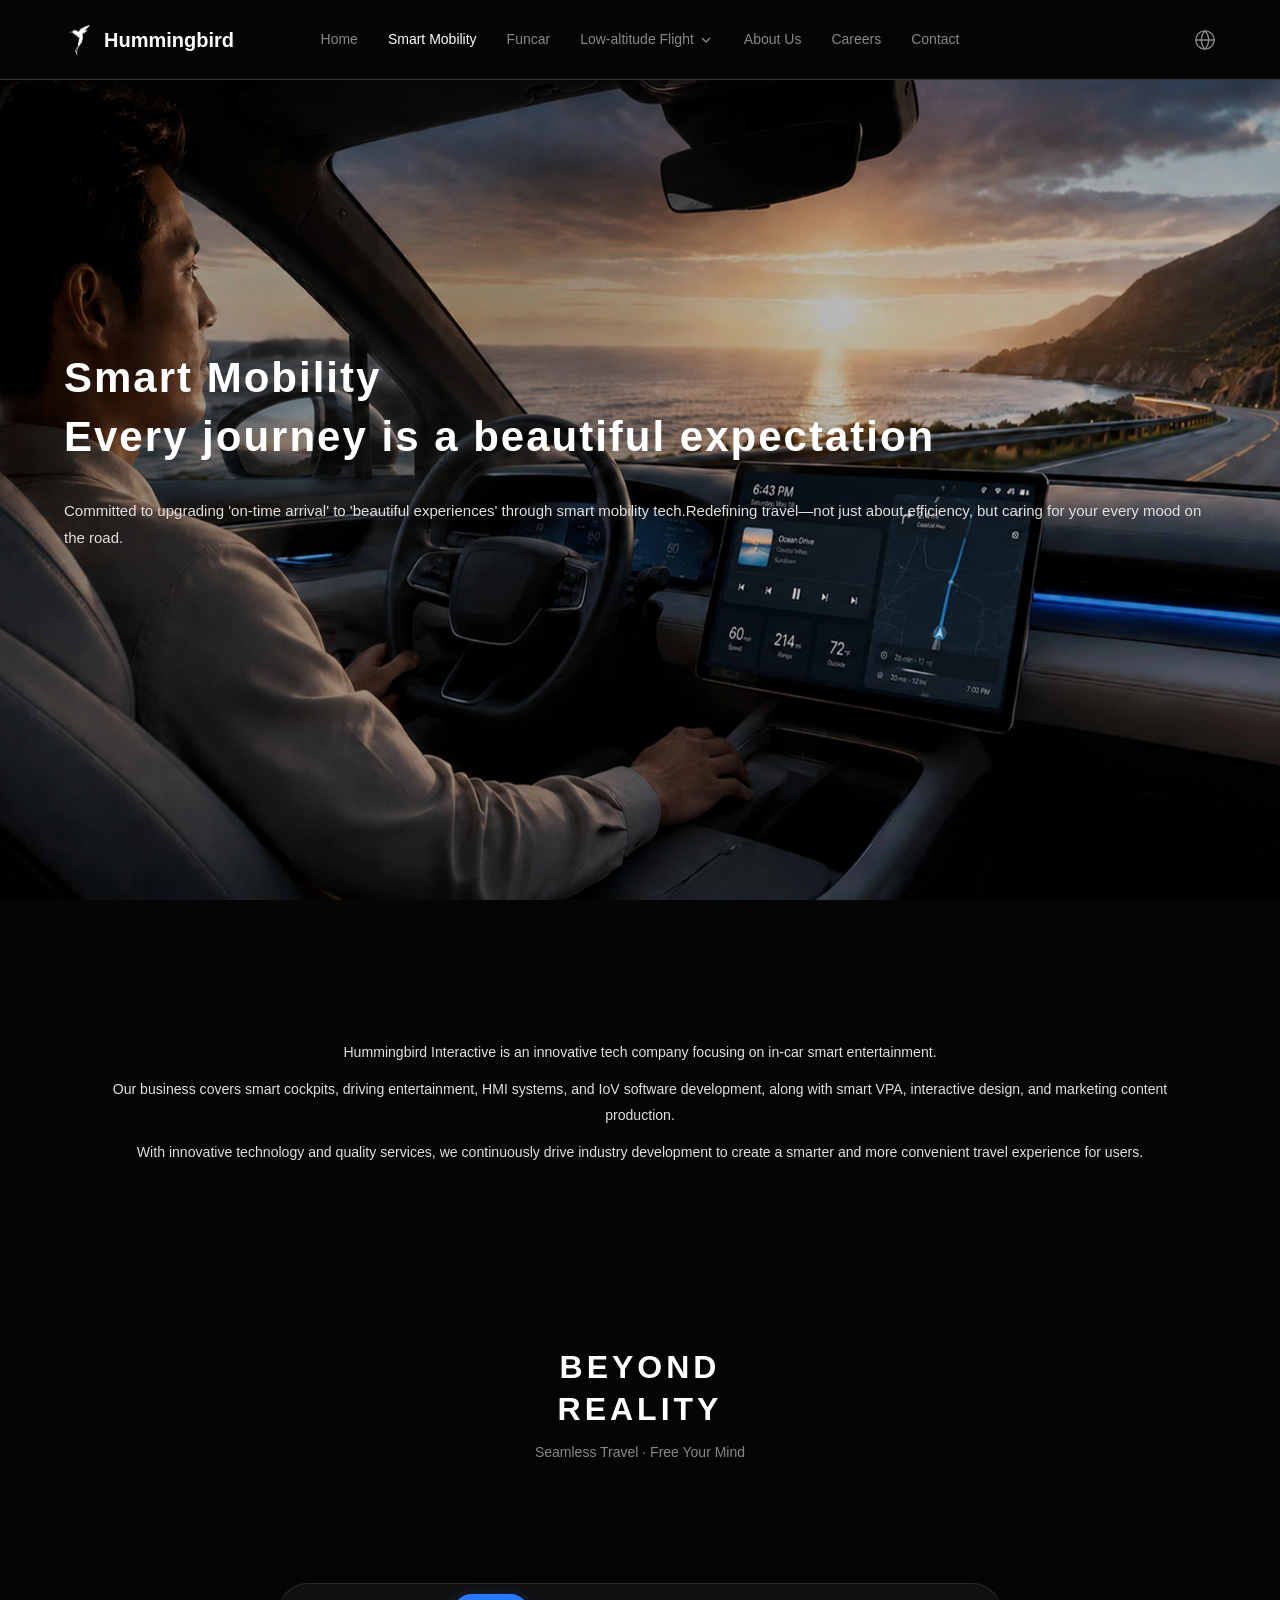
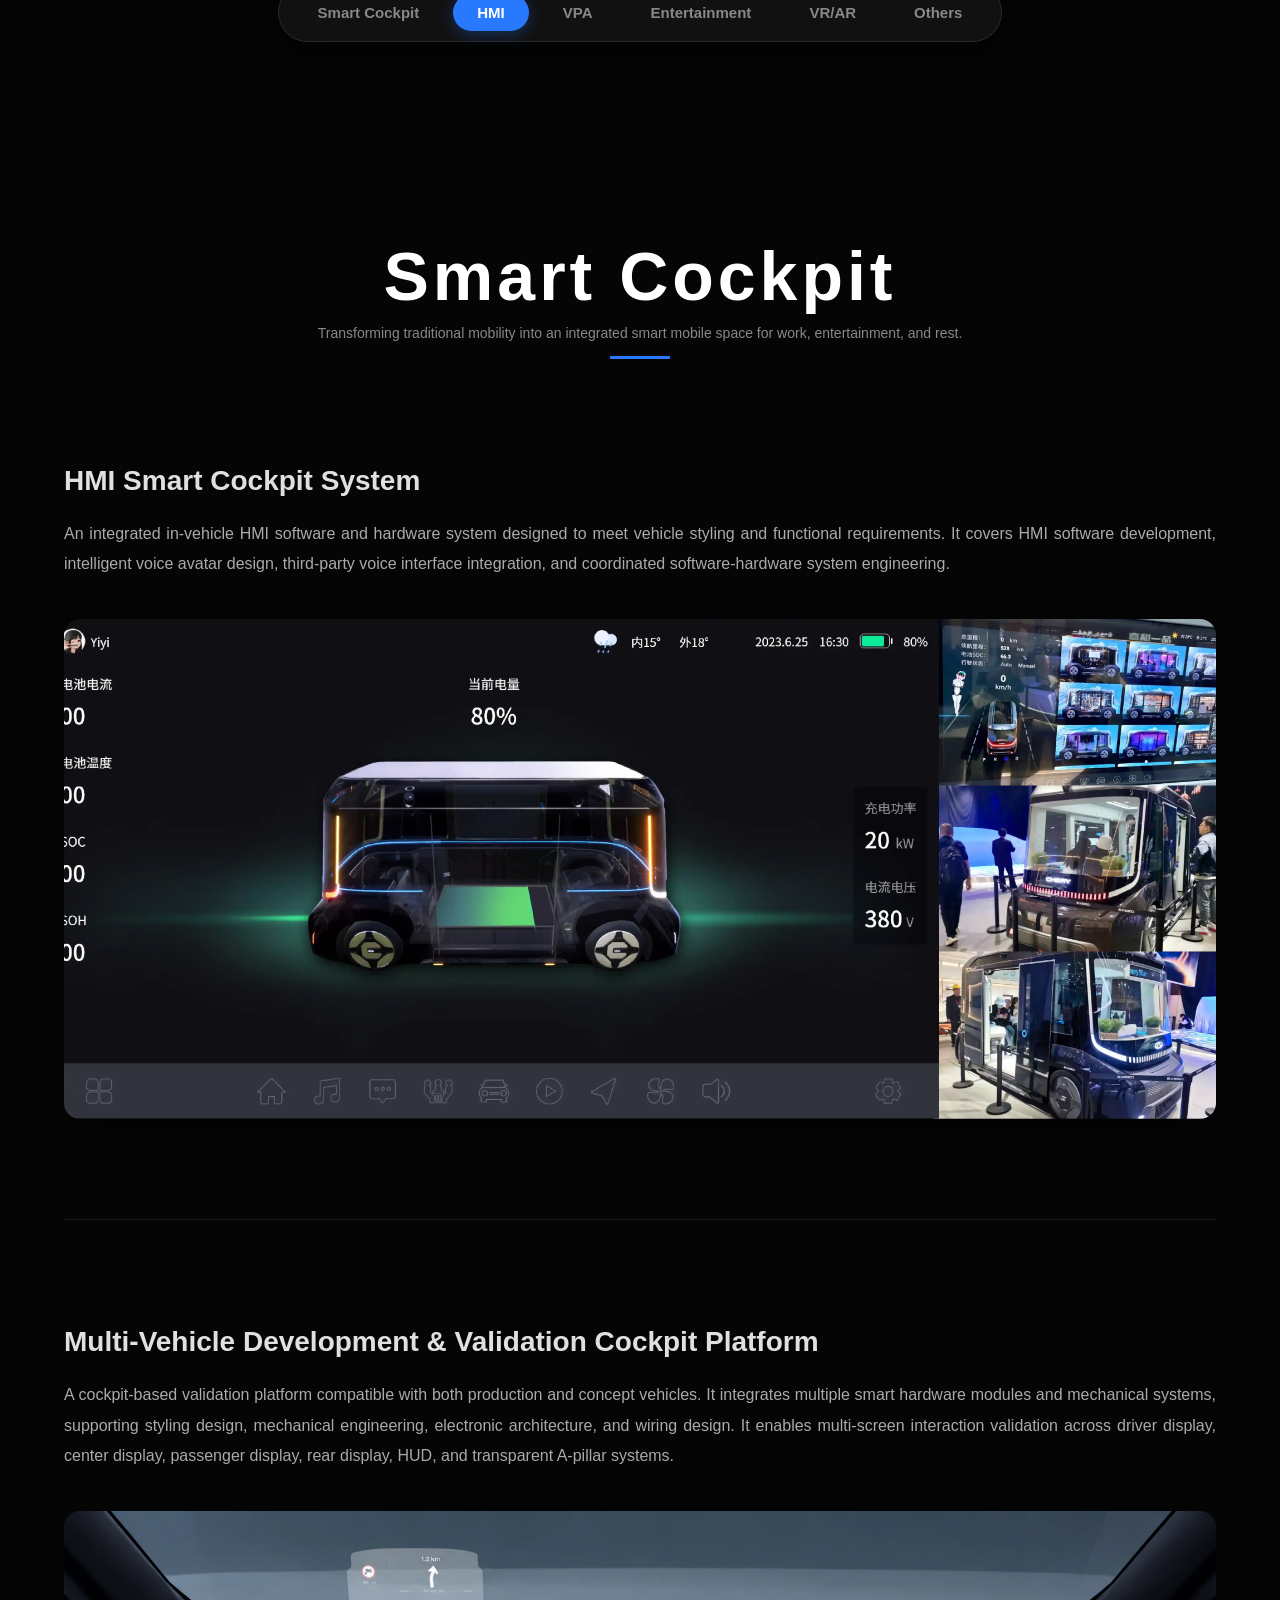
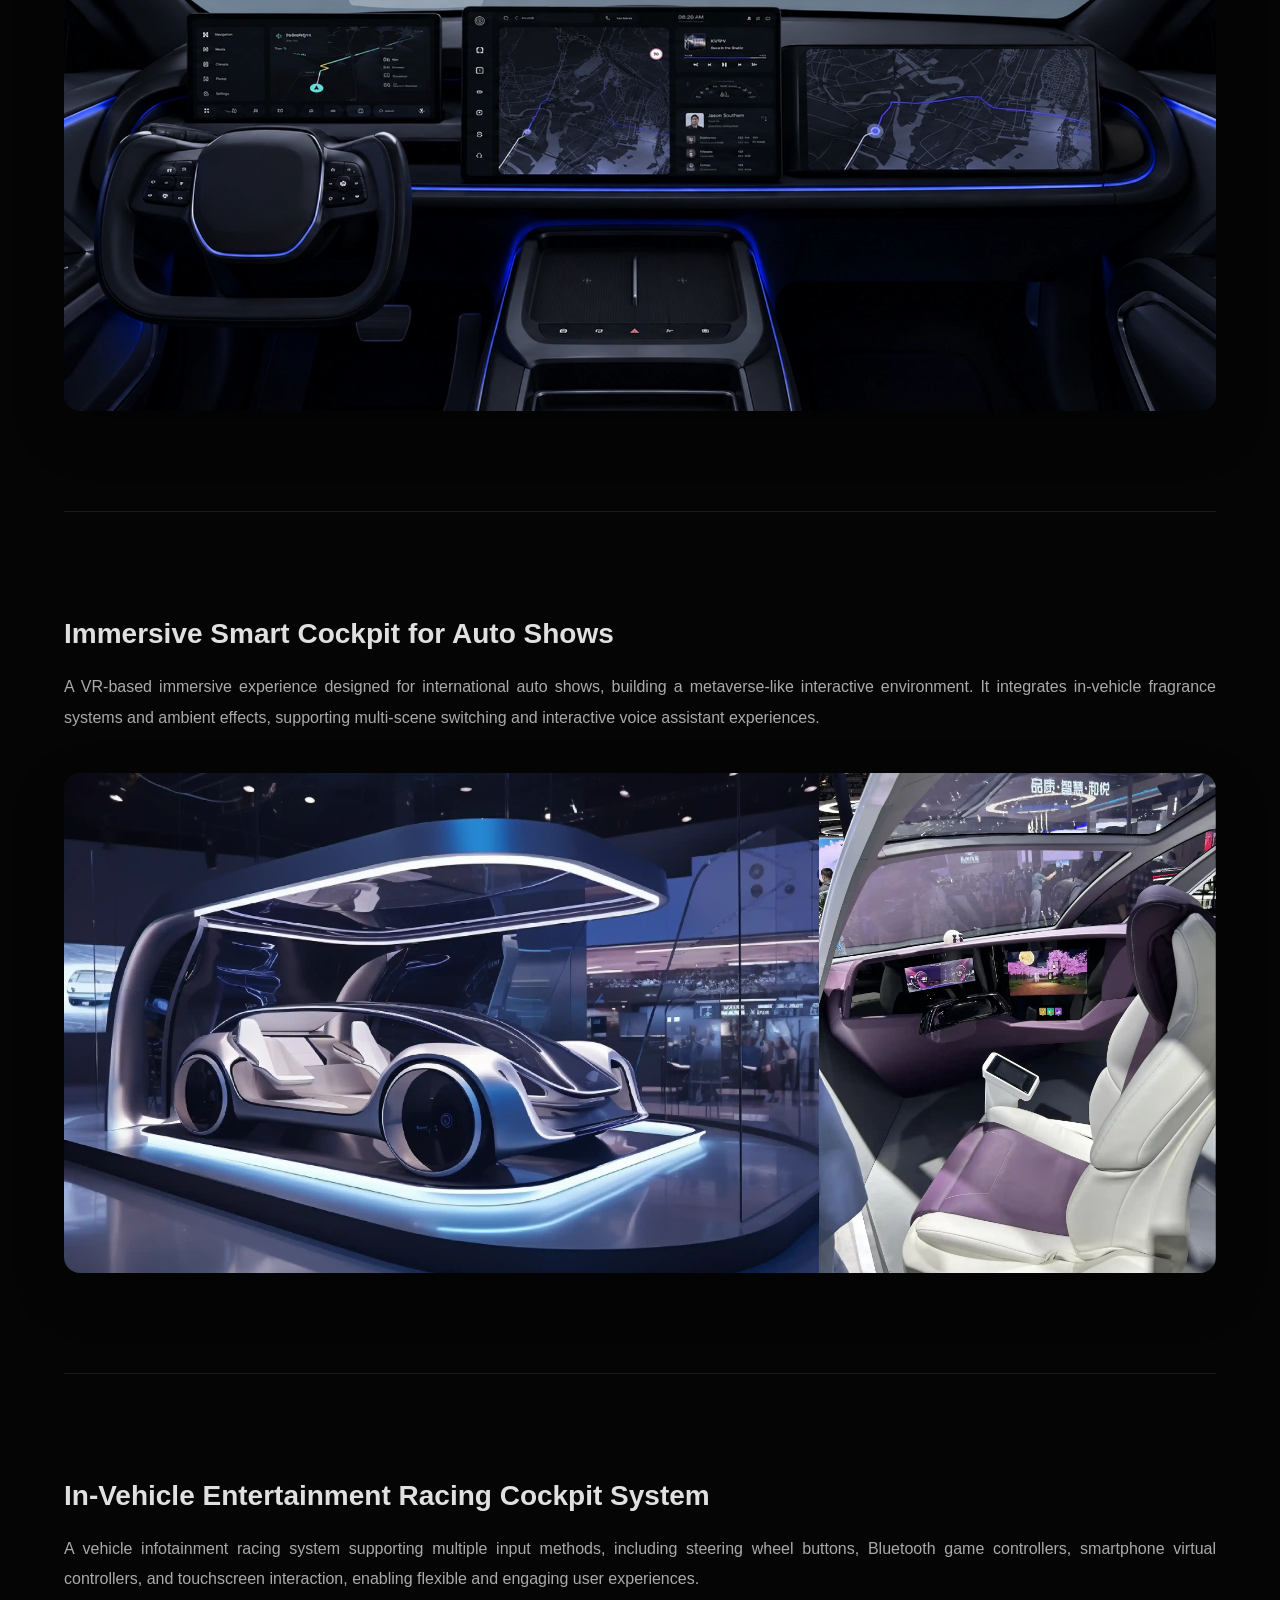
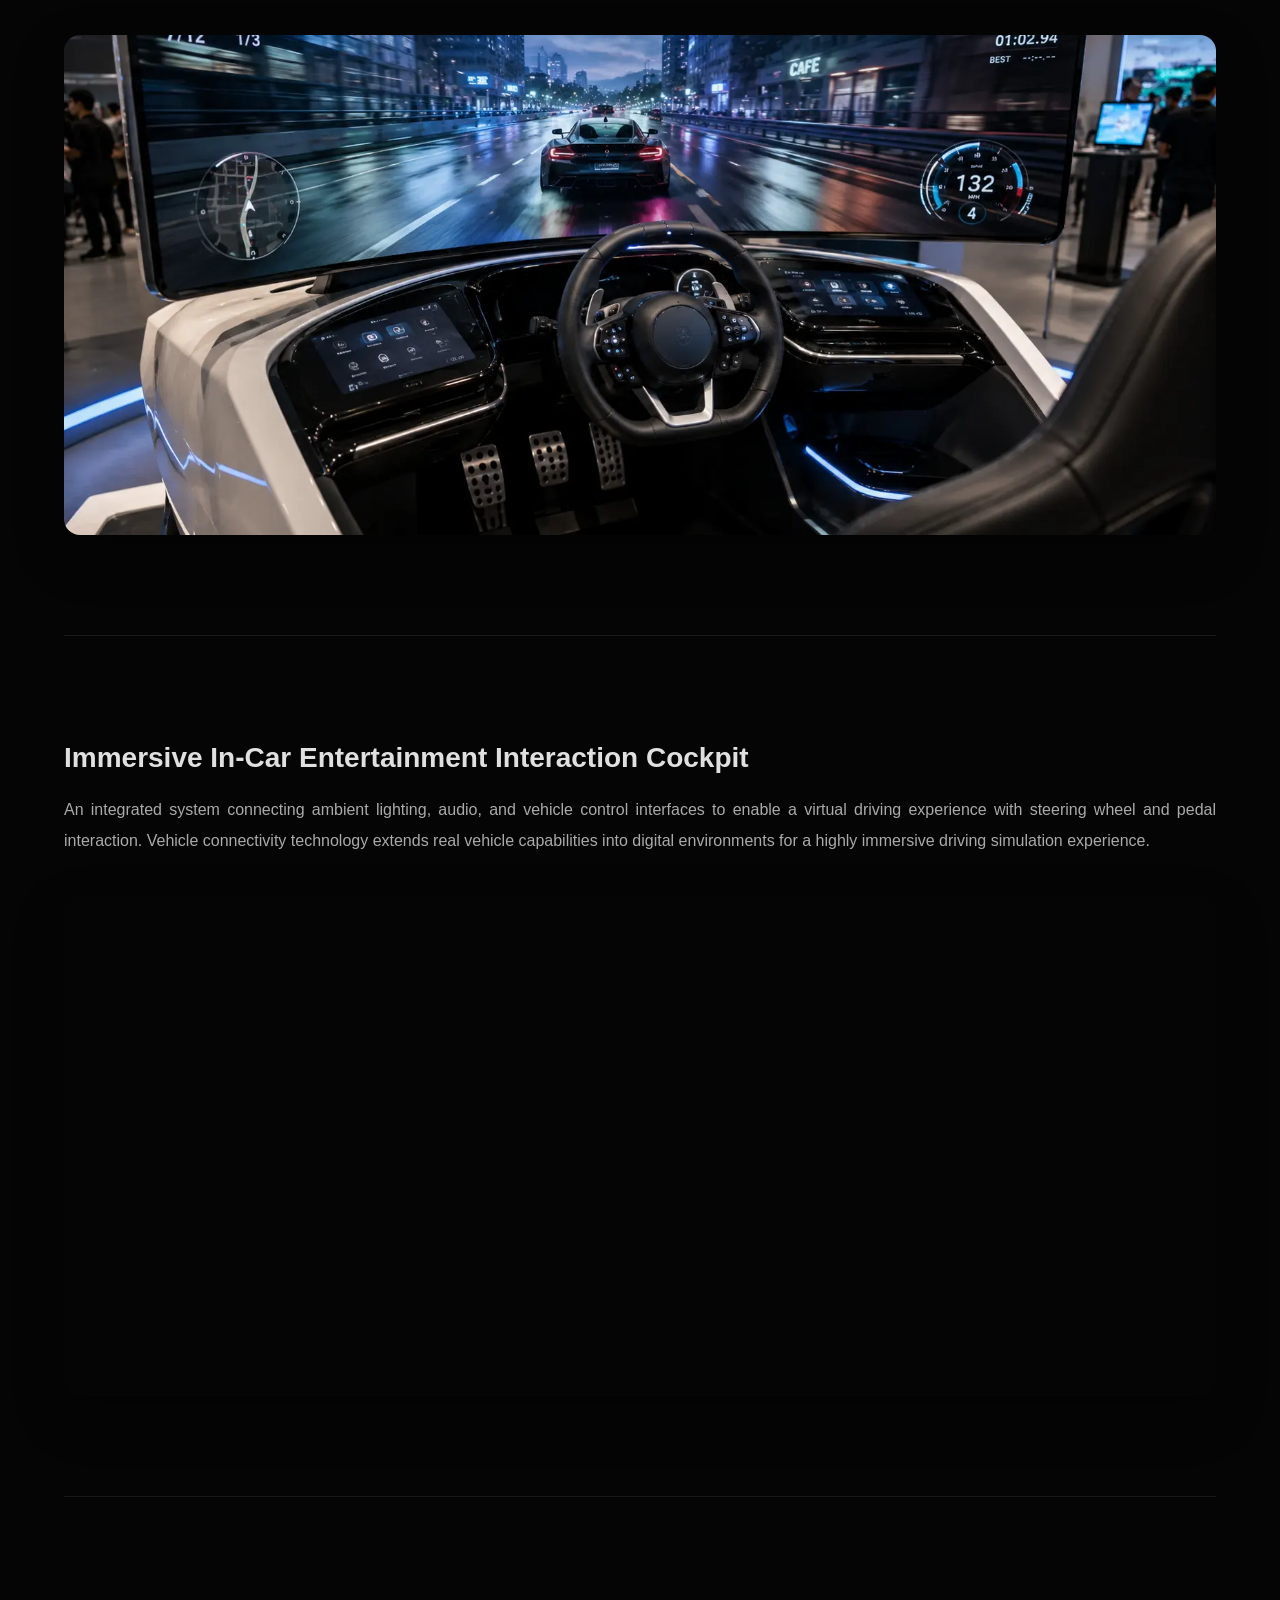
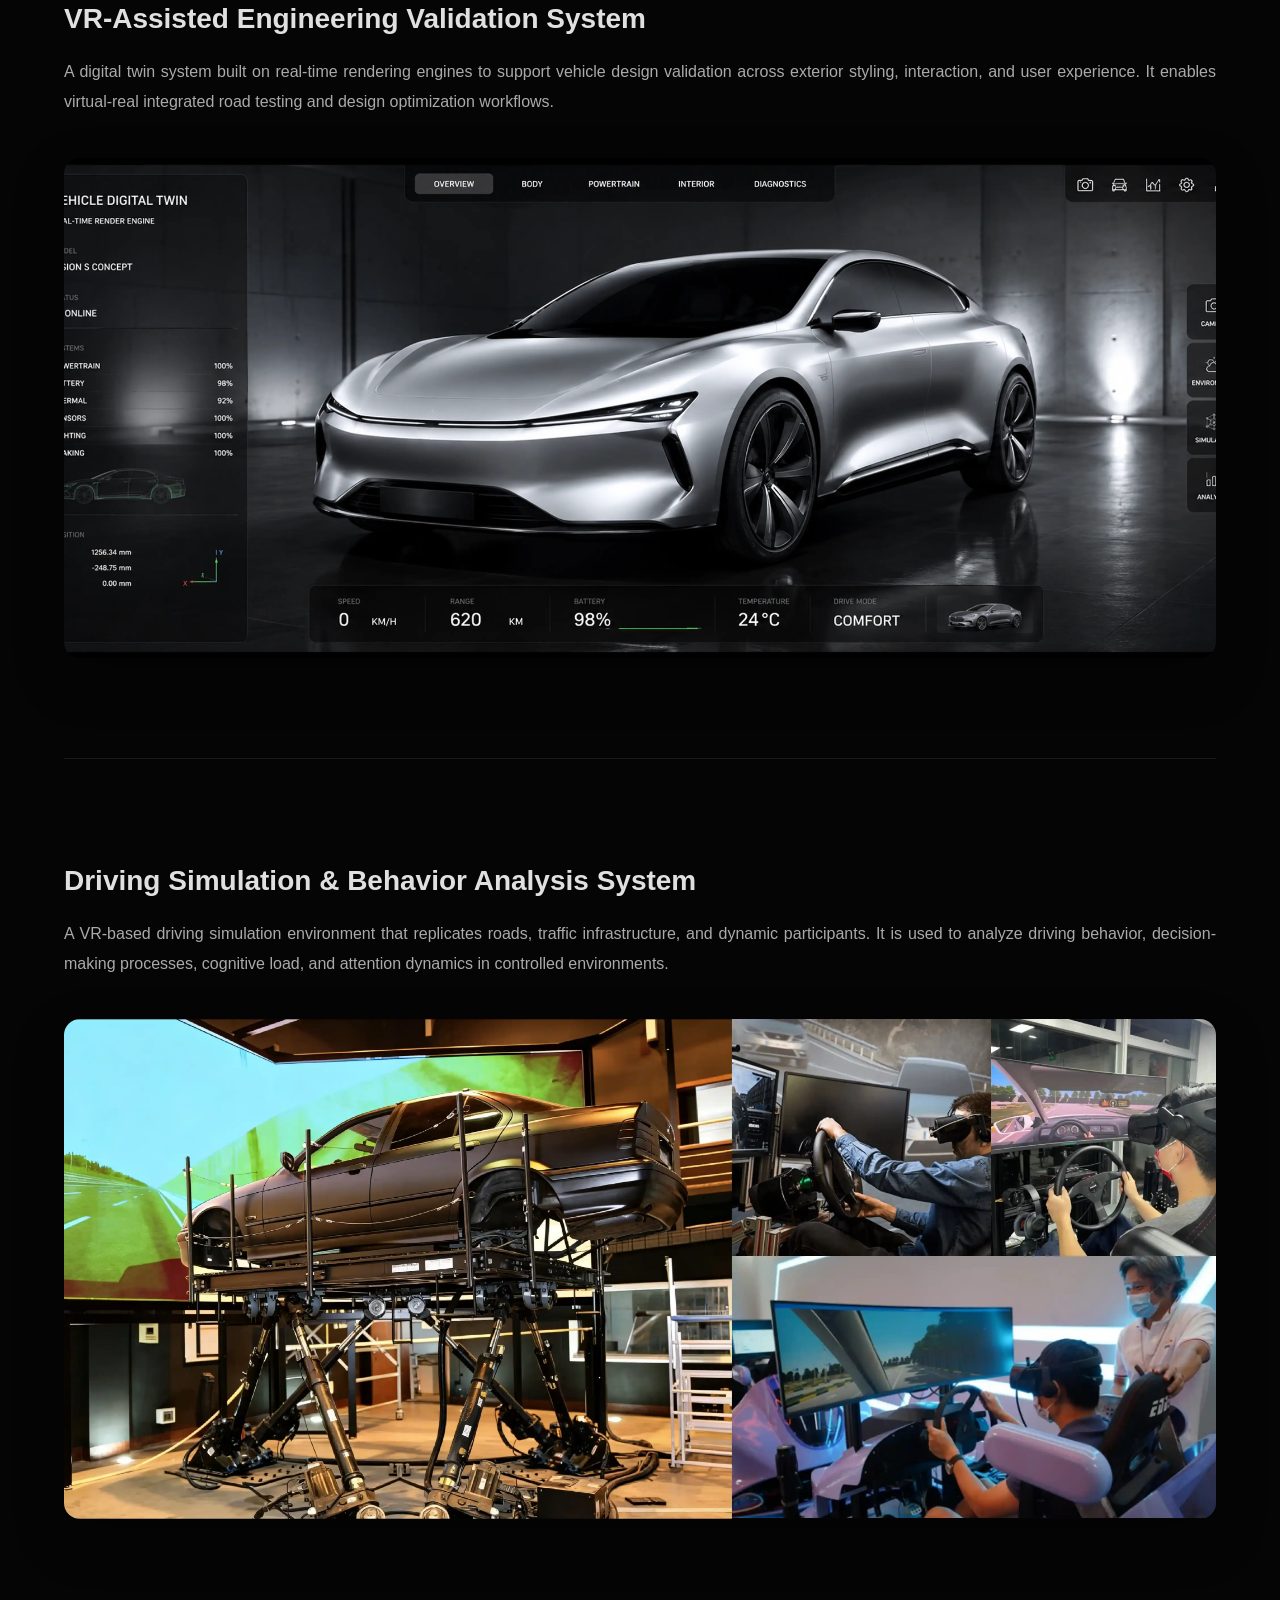
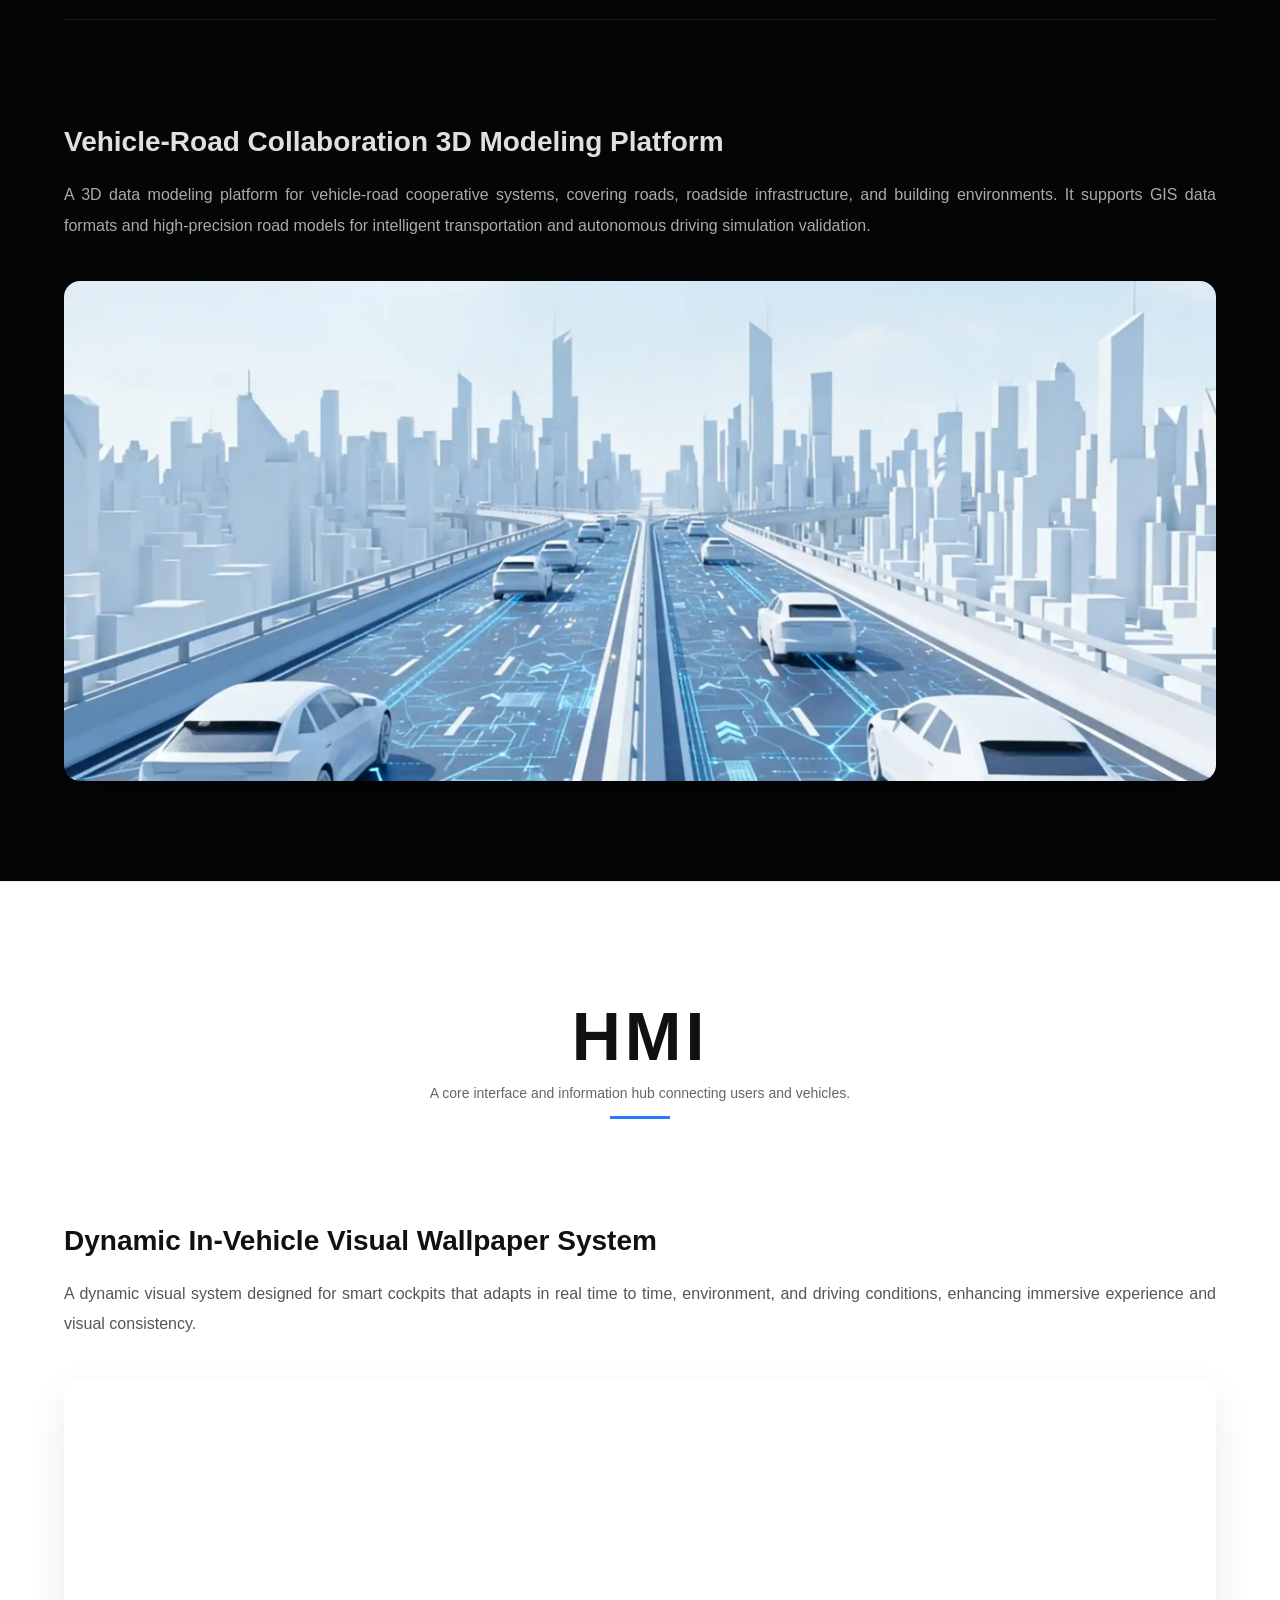
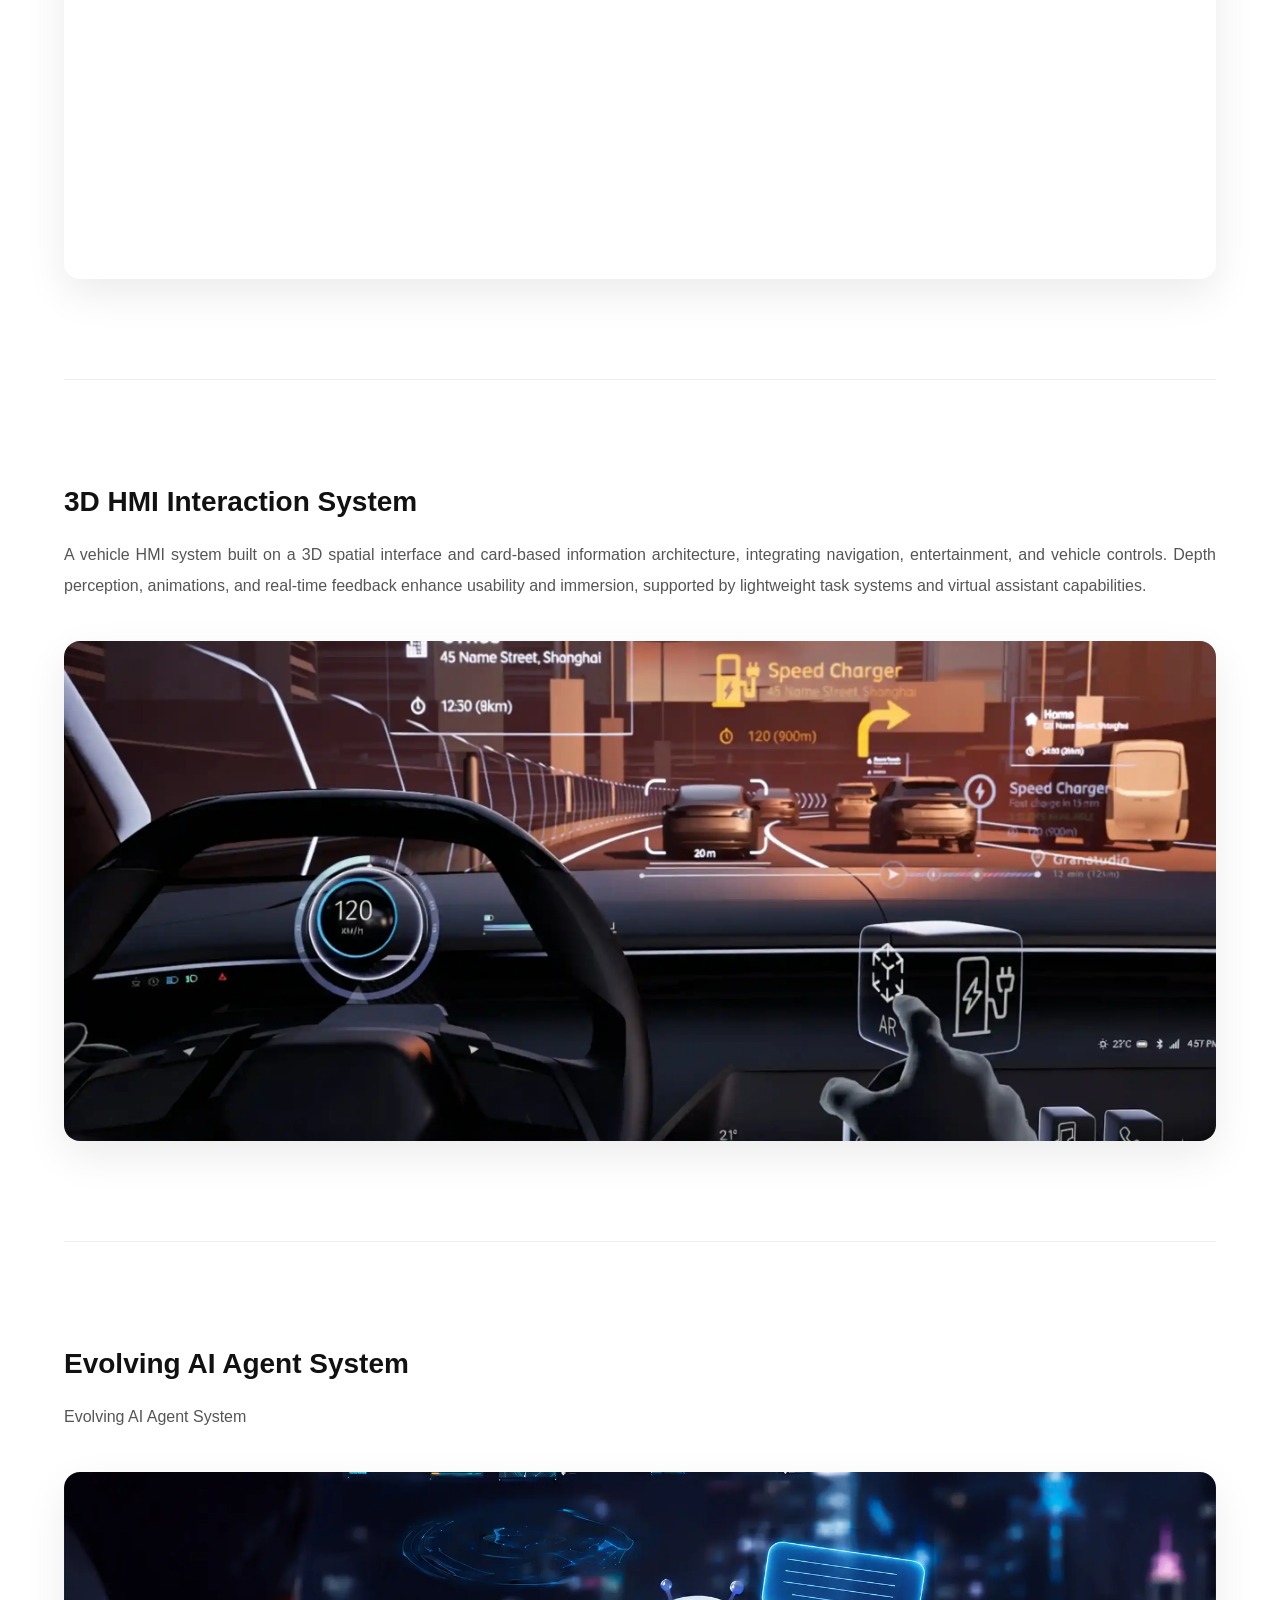
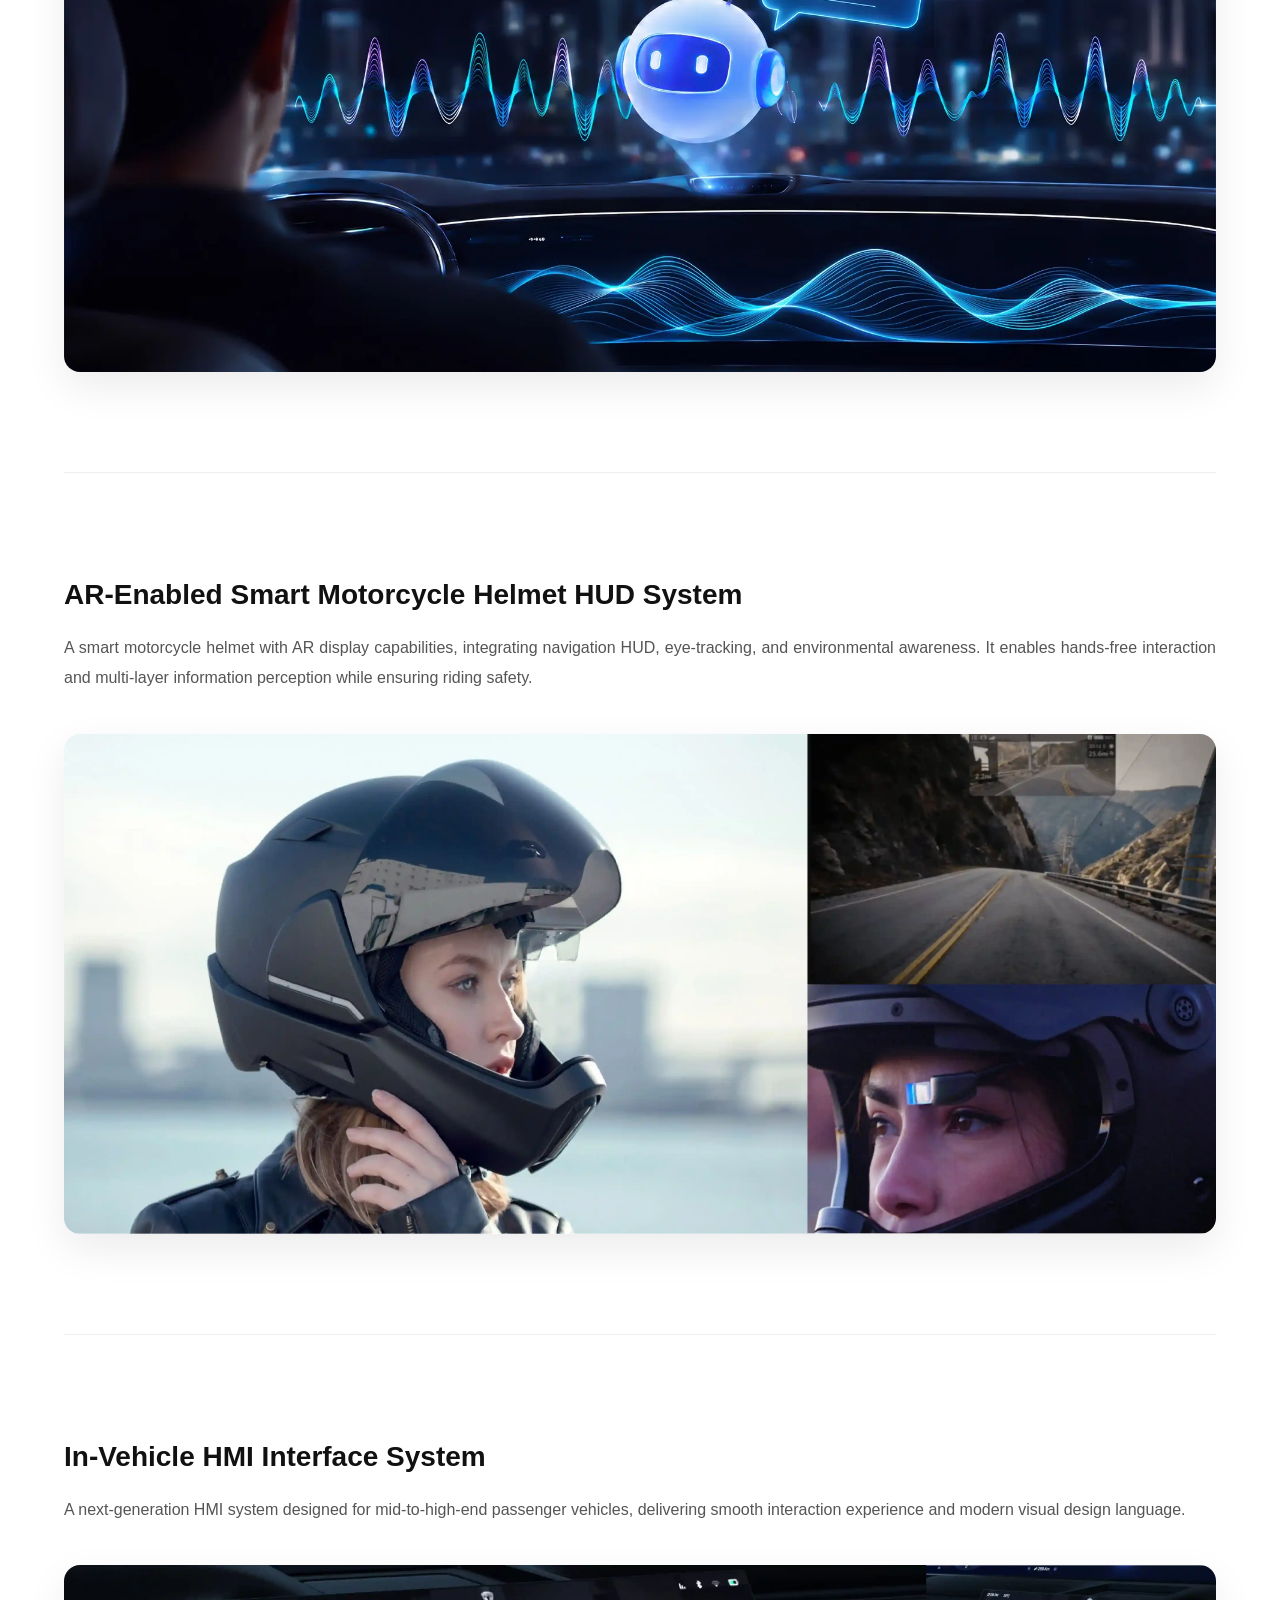
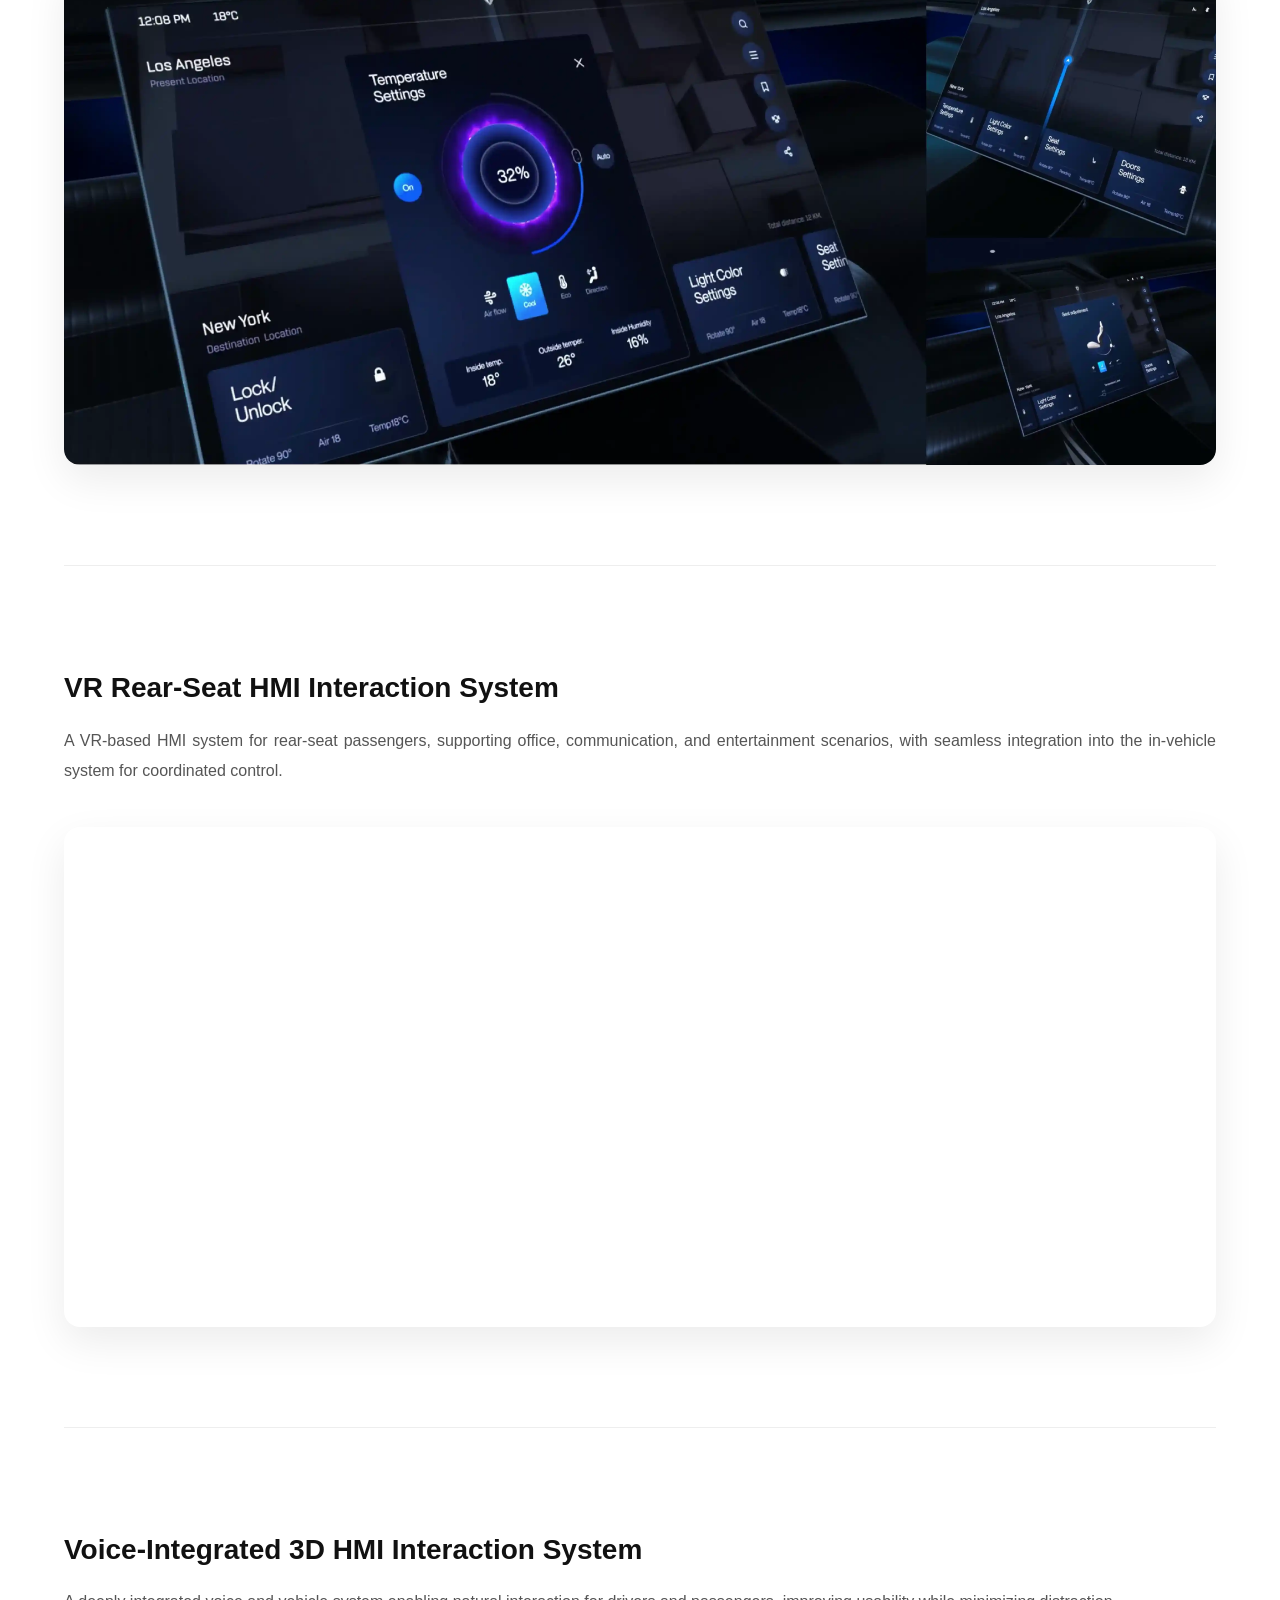
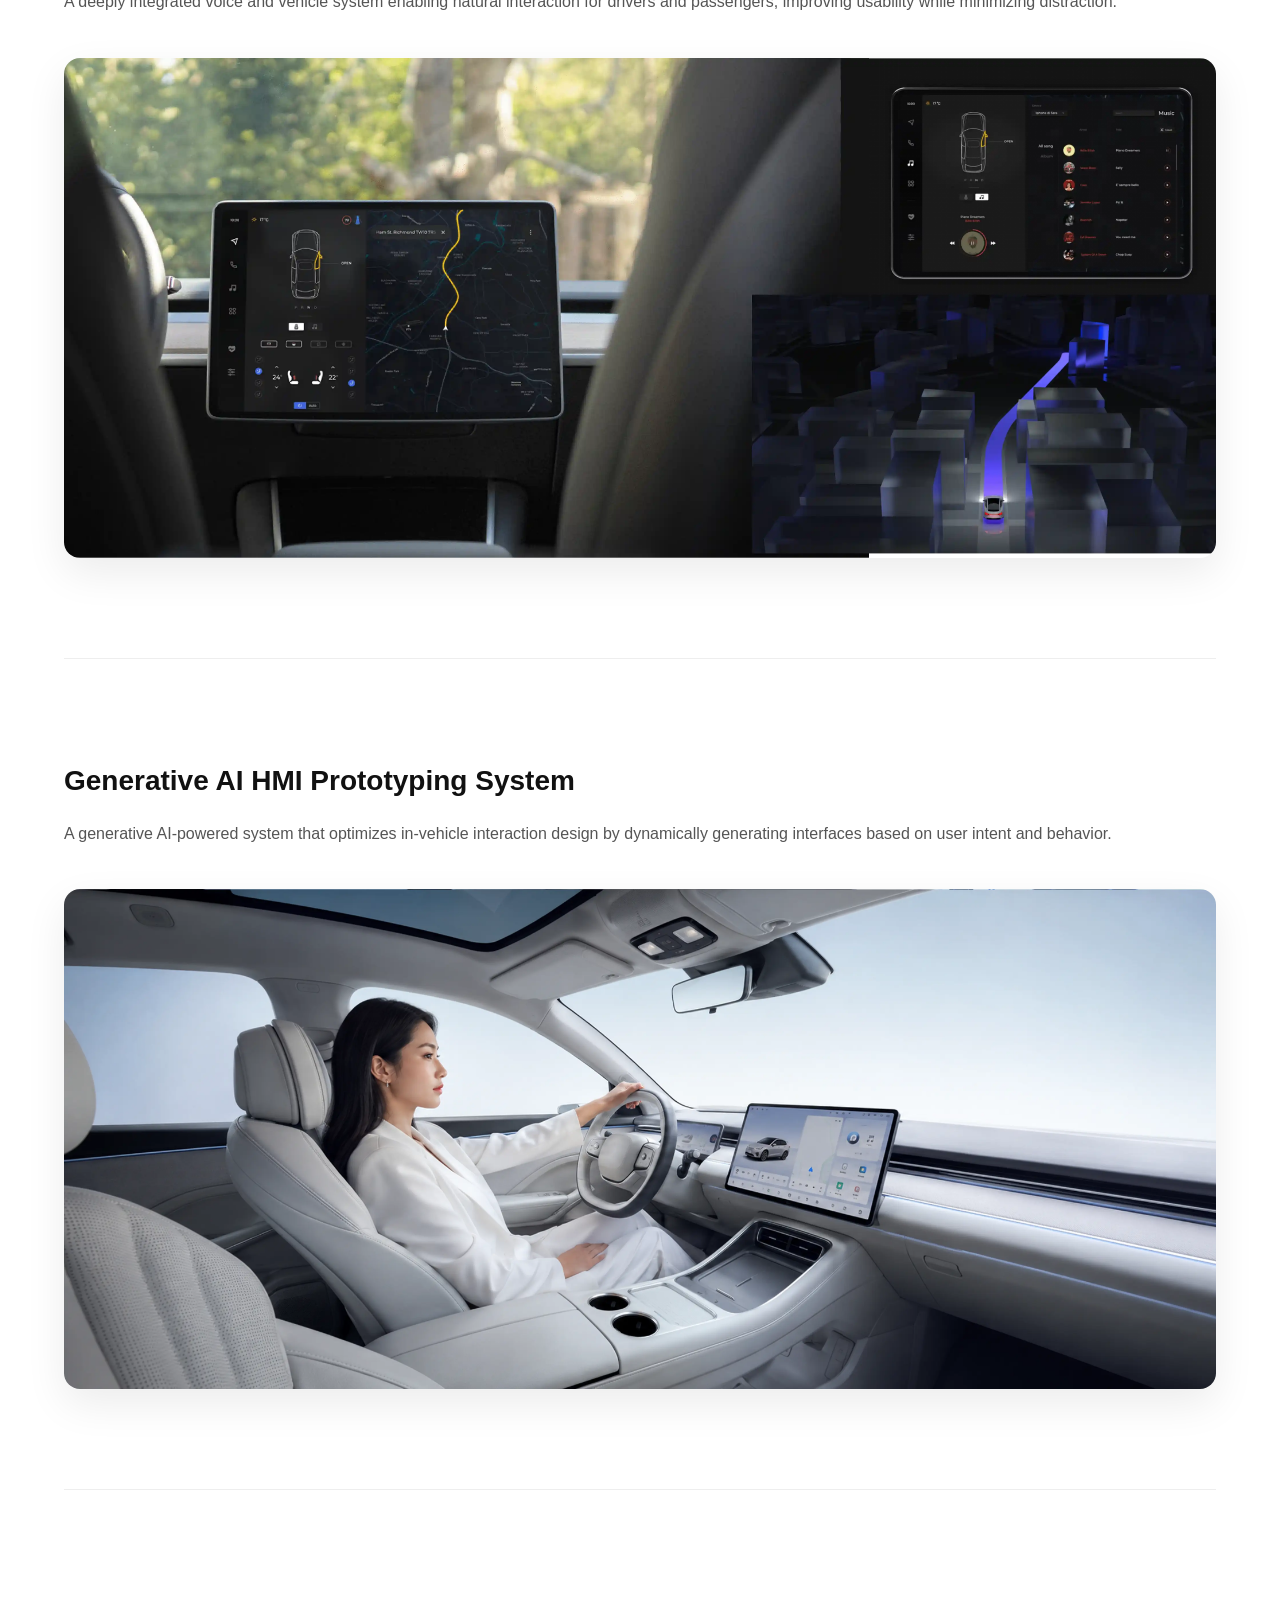
<file: cases.html>
<!DOCTYPE html>
<html lang="zh">
<head>
    <meta charset="UTF-8">
    <meta name="viewport" content="width=device-width, initial-scale=1.0">
    <title>行业案例 - 蜂鸟互动</title>
    <link rel="stylesheet" href="style.css">
    <!-- 【修改】基于 IP 自动识别语言 + 防闪烁脚本 -->
    <script>
        (function() {
            // 1. 读取本地存储，看用户是否以前访问过或手动选过语言
            var savedLang = localStorage.getItem('preferredLang');
            
            // 如果已经有缓存，执行防闪烁逻辑并结束
            if (savedLang) {
                if (savedLang !== 'zh') {
                    document.documentElement.classList.add('lang-loading');
                }
                return; 
            }

            // 2. 如果是首次访问，先隐藏文字防止乱码闪烁
            document.documentElement.classList.add('lang-loading');

            // 3. 调用免费无限制的 GeoJS 接口获取当前 IP 的国家代码
            fetch('https://get.geojs.io/v1/ip/country.json')
                .then(function(response) { return response.json(); })
                .then(function(data) {
                    var country = data.country; // 返回两位字母代码，如 "CN", "JP", "US"
                    var targetLang = 'en';      // 默认设置为英语 (除中、日外的其他 IP)

                    // 4. 判断逻辑
                    if (['CN', 'TW', 'HK', 'MO'].indexOf(country) !== -1) {
                        targetLang = 'zh'; // 中国大陆及港澳台 IP -> 中文
                    } else if (country === 'JP') {
                        targetLang = 'ja'; // 日本 IP -> 日文
                    }

                    // 5. 保存设置到本地
                    localStorage.setItem('preferredLang', targetLang);

                    // 6. 刷新页面以应用新语言 (由于接口极快，仅在用户有生之年第一次访问时闪刷一次)
                    location.reload();
                })
                .catch(function() {
                    // 如果由于网络原因 API 请求失败，兜底显示英语
                    localStorage.setItem('preferredLang', 'en');
                    location.reload();
                });
        })();
    </script>
</head>
<body>
    <!-- 统一的顶部导航栏 -->
    <header class="header">
        <div class="logo">
            <img class="logo-img" src="./images/hummingbird-logo1.webp" alt="Logo">
            <span data-i18n="header.logo">蜂鸟互动</span>
        </div>

        <nav class="nav-links">
            <div class="nav-item single-link">
                <a href="index.html" class="nav-link" data-i18n="header.nav.home">首页</a>
            </div>
            <div class="nav-item single-link">
                <a href="cases.html" class="nav-link" data-i18n="header.nav.mobility">智能出行</a>
            </div>
            <div class="nav-item single-link">
                <a href="funcar.html" class="nav-link" data-i18n="header.nav.funcar">Funcar</a>
            </div>
            

            <!-- 【修改】低空飞行（已更新为三个新二级页面，删除了旧页面） -->
            <div class="nav-item">
                <a href="javascript:void(0)" class="nav-link" id="flight-btn">
                    <span data-i18n="header.nav.flight">低空飞行</span>
                    <svg viewBox="0 0 24 24" width="16" height="16" stroke="currentColor" stroke-width="2" fill="none"><polyline points="6 9 12 15 18 9"></polyline></svg>
                </a>
                <div class="nav-dropdown-menu" id="flight-dropdown">
                    <a href="flight-atc.html" data-i18n="header.nav.flight_sub_atc">飞控空管平台</a>
                    <a href="flight-twin.html" data-i18n="header.nav.flight_sub_twin">作业孪生</a>
                    <a href="flight-drill.html" data-i18n="header.nav.flight_sub_drill">模拟演练教学</a>
                </div>
            </div>

            

            <div class="nav-item single-link">
                <a href="about.html" class="nav-link" data-i18n="header.nav.about">关于我们</a>
            </div>
            <div class="nav-item single-link">
                <a href="careers.html" class="nav-link" data-i18n="header.nav.careers">加入我们</a>
            </div>

            <div class="nav-item single-link">
                <a href="contact.html" class="nav-link" data-i18n="header.nav.contact">联系我们</a>
            </div>
            
        </nav>

        <div class="header-right">
            <div class="lang-switcher">
                <div class="globe-icon" id="lang-btn">
                    <svg xmlns="http://www.w3.org/2000/svg" viewBox="0 0 24 24" width="22" height="22" fill="none" stroke="currentColor" stroke-width="1.5" stroke-linecap="round" stroke-linejoin="round"><circle cx="12" cy="12" r="10"></circle><line x1="2" y1="12" x2="22" y2="12"></line><path d="M12 2 a 15.3 15.3 0 0 1 4 10 a 15.3 15.3 0 0 1 -4 10 a 15.3 15.3 0 0 1 -4 -10 a 15.3 15.3 0 0 1 4 -10 z"></path></svg>
                </div>
                <div class="lang-dropdown" id="lang-dropdown">
                    <div class="lang-option" data-lang="zh">中文</div>
                    <div class="lang-option" data-lang="en">English</div>
                    <div class="lang-option" data-lang="ja">日本語</div>
                </div>
            </div>
            <div class="menu-toggle" id="mobile-menu-btn">
                <span></span><span></span><span></span>
            </div>
        </div>
    </header>

    <!-- 主视觉 -->
    <div class="cases-hero-bg">
        <section class="cases-hero">
            <!-- 图片占位 -->
            <img class="cases-hero-img" src="images/cases-hero.webp" alt="行业案例大图">
            <div class="cases-hero-content">
                <h1 data-i18n="industry.hero.title">智能出行<br>每一程，都是美好的期待</h1>
                <p data-i18n="industry.hero.subtitle">致力于通过智能出行技术，将“准时抵达”升级为“美好体验”。我们重新定义出行——不止于效率，更在乎你路上的每一刻心情。</p>
            </div>
        </section>
    </div>

    <!-- 公司简介 -->
    <section class="cases-intro">
        <p data-i18n="industry.intro.p1">蜂鸟互动是一家专注于车联网智能娱乐的创新科技公司</p>
        <p data-i18n="industry.intro.p2">业务涵盖智能驾舱、驾驶娱乐、HMI系统及车联网互动软件开发，同时提供智能VPA、交互设计及营销内容制作等服务</p>
        <p data-i18n="industry.intro.p3">凭借创新技术与优质服务，蜂鸟互动持续推动行业发展，为用户打造更加智能、便捷的出行体验。</p>
    </section>

    <!-- 四大支柱 -->
    <section class="cases-pillars section-padding">
        <div class="section-title" style="margin-bottom: 40px;">
            <h2 data-i18n="industry.pillars.title" style="font-size: 32px; letter-spacing: 4px; line-height: 1.3;">SMART<br>MOBILITY</h2>
            <p data-i18n="industry.pillars.sub">无缝出行·自由随心</p>
        </div>
        
    </section>

    <!-- 分类吸顶导航栏 -->
    <div class="cases-tab-nav" id="cases-tabs">
        <button class="tab-btn active" data-target="tab-cockpit" data-i18n="industry.tabs.t1">智能驾舱</button>
        <button class="tab-btn" data-target="tab-hmi" data-i18n="industry.tabs.t2">HMI</button>
        <button class="tab-btn" data-target="tab-vpa" data-i18n="industry.tabs.t3">VPA</button>
        <button class="tab-btn" data-target="tab-ent" data-i18n="industry.tabs.t4">驾舱娱乐</button>
        <button class="tab-btn" data-target="tab-vrar" data-i18n="industry.tabs.t5">VR/AR</button>
        <button class="tab-btn" data-target="tab-other" data-i18n="industry.tabs.t6">其它</button>
    </div>

    <!-- 分类内容区 (长滚动) -->
    <section class="cases-content section-padding" style="padding-top: 0;">
        
        <!-- 1. 智能驾舱 -->
        <div class="case-section" id="tab-cockpit">
            <div class="pane-header">
                <h2 data-i18n="industry.sec_cockpit.title">智能驾舱</h2>
                <p data-i18n="industry.sec_cockpit.sub">将传统的交通工具转变为集办公、娱乐、休息于一体的“智能移动空间”</p>
            </div>
            <div class="project-list">
                <div class="project-item">
                    <h3 data-i18n="industry.sec_cockpit.c1_t">HMI智能座舱系统</h3>
                    <p data-i18n="industry.sec_cockpit.c1_d">全新的HMI车机软硬件系统，面向整车造型与功能需求进行设计开发，涵盖HMI软件系统开发、智能语音虚拟形象设计、第三方语音接口整合及软硬件协同支持等。</p>
                    <div class="project-imgs"><div class="pj-img"><img src="./images/cases1-1.webp" alt="案例大图" ></div></div>
                </div>
                <div class="project-item">
                    <h3 data-i18n="industry.sec_cockpit.c2_t">多车型研发测试座舱平台</h3>
                    <p data-i18n="industry.sec_cockpit.c2_d">该测试座舱用于兼容多种量产车与概念车的研发验证终端，集成多类智能硬件与机械功能。项目涵盖造型设计、机械结构设计、智能硬件与线束设计，并支持主驾屏、中控屏、副驾屏、后排屏、HUD及透明A柱等多屏交互验证。</p>
                    <div class="project-imgs"><div class="pj-img"><img src="./images/cases1-2.webp" alt="案例大图" ></div></div>
                </div>
                <div class="project-item">
                    <h3 data-i18n="industry.sec_cockpit.c3_t">车展沉浸式智能座舱体验</h3>
                    <p data-i18n="industry.sec_cockpit.c3_d">在国际车展场景中，通过VR设备构建元宇宙交互空间，联动车载香氛系统与环境氛围装置，支持多种主题场景切换，并实现与语音助手的智能交互体验。</p>
                    <div class="project-imgs"><div class="pj-img"><img src="./images/cases1-3.webp" alt="案例大图" ></div></div>
                </div>
                <div class="project-item">
                    <h3 data-i18n="industry.sec_cockpit.c4_t">车机娱乐竞速座舱</h3>
                    <p data-i18n="industry.sec_cockpit.c4_d">支持多种操作方式的车机竞速游戏系统，兼容方向盘按键、蓝牙手柄、手机虚拟手柄及触控屏等输入方式，满足不同用户的交互习惯。</p>
                    <div class="project-imgs"><div class="pj-img"><img src="./images/cases1-4.webp" alt="案例大图"></div></div>
                </div>
                <div class="project-item">
                    <h3 data-i18n="industry.sec_cockpit.c5_t">沉浸式车内娱乐交互座舱</h3>
                    <p data-i18n="industry.sec_cockpit.c5_d">打通氛围灯、音响与驾驶控制系统，实现方向盘与踏板等输入联动的虚拟驾驶体验。通过车联网技术将真实车辆能力映射至虚拟空间，构建沉浸式驾驶交互体验。</p>
                    <div class="project-imgs"><div class="pj-img"><video src="./images/cases1-5.mp4" autoplay loop muted playsinline></video></div></div>
                </div>
                <div class="project-item">
                    <h3 data-i18n="industry.sec_cockpit.c6_t">VR辅助工程验证系统</h3>
                    <p data-i18n="industry.sec_cockpit.c6_d">基于实时渲染引擎构建车辆数字孪生模型，支持整车外观、交互与体验的设计验证，并通过虚实结合方式进行道路仿真测试与方案优化。</p>
                    <div class="project-imgs"><div class="pj-img"><img src="./images/cases1-6.webp" alt="案例大图"></div></div>
                </div>
                <div class="project-item">
                    <h3 data-i18n="industry.sec_cockpit.c7_t">驾驶行为模拟与分析系统</h3>
                    <p data-i18n="industry.sec_cockpit.c7_d">构建基于虚拟现实的驾驶模拟环境，包含道路、交通设施及动态交通参与者，用于分析驾驶行为、决策过程及认知负荷等因素对驾驶行为的影响。</p>
                    <div class="project-imgs"><div class="pj-img"><img src="./images/cases1-7.webp" alt="案例大图"></div></div>
                </div>
                
                <!-- 【新增】车路协同建模 -->
                <div class="project-item">
                    <h3 data-i18n="industry.sec_cockpit.c9_t">车路协同三维建模平台</h3>
                    <p data-i18n="industry.sec_cockpit.c9_d">提供车路协同系统的三维数据建模能力，涵盖道路、路侧设施及建筑物等空间数据构建，支持多格式GIS数据与高精度道路模型，用于智能交通与自动驾驶仿真验证。</p>
                    <div class="project-imgs"><div class="pj-img"><img src="./images/cases1-8.webp" alt="车路协同建模"></div></div>
                </div>
            </div>
        </div>

        <!-- 2. HMI -->
        <div class="case-section" id="tab-hmi">
            <div class="pane-header">
                <h2 data-i18n="industry.sec_hmi.title">HMI</h2>
                <p data-i18n="industry.sec_hmi.sub">它是人与车辆之间沟通的桥梁和交互窗口</p>
            </div>
            <div class="project-list">
                <div class="project-item">
                    
                <!-- 【新增】极氪动态壁纸 -->
                <div class="project-item">
                    <h3 data-i18n="industry.sec_hmi.c1_t">动态视觉座舱壁纸系统</h3>
                    <p data-i18n="industry.sec_hmi.c1_d">为智能座舱打造的高质量动态视觉系统，根据时间、环境与驾驶状态实时变化，增强座舱整体沉浸感与视觉美学体验。</p>
                    <div class="project-imgs"><div class="pj-img"><video src="./images/cases2-1.mp4" autoplay loop muted playsinline></video></div></div>
                </div>
                <!-- 【新增】现代HMI -->
                <div class="project-item">
                    <h3 data-i18n="industry.sec_hmi.c2_t">3D HMI交互系统</h3>
                    <p data-i18n="industry.sec_hmi.c2_d">通过3D空间界面与卡片式信息架构承载导航、娱乐与车辆控制功能，结合景深、动效与实时反馈机制提升交互效率与沉浸体验，并引入轻量化任务系统与虚拟助手机制增强用户参与感。</p>
                    <div class="project-imgs"><div class="pj-img"><img src="./images/cases2-2.webp" alt="现代HMI"></div></div>
                </div>
                <!-- 【新增】上汽通用可成长性智能体 -->
                <div class="project-item">
                    <h3 data-i18n="industry.sec_hmi.c3_t">可成长性智能体</h3>
                    <p data-i18n="industry.sec_hmi.c3_t">以生成式AI为能力底座，通过人格化、成长机制与跨端承接（车机+手机+随身硬件），围绕智能体养成、探索玩法与多人互动广场，为用户提供持续、可进化的陪伴与服务体验。</p>
                    <div class="project-imgs"><div class="pj-img"><img src="./images/cases2-3.webp" alt="可成长性智能体"></div></div>
                </div>
                <!-- 【新增】摩托车头盔HUD -->
                <div class="project-item">
                    <h3 data-i18n="industry.sec_hmi.c4_t">AR智能摩托车头盔HUD系统</h3>
                    <p data-i18n="industry.sec_hmi.c4_d">搭载AR显示能力的智能摩托车头盔，支持导航HUD、眼动追踪与环境感知功能。采用轻量化设计，在保障骑行安全的同时提供增强现实信息显示能力，实现骑行过程中免低头操作与多维信息感知。</p>
                    <div class="project-imgs"><div class="pj-img"><img src="./images/cases2-4.webp" alt="摩托车头盔HUD"></div></div>
                </div>
                <h3 data-i18n="industry.sec_hmi.c5_t">车载HMI界面系统</h3>
                    <p data-i18n="industry.sec_hmi.c5_d">面向中高端乘用车打造的新一代HMI系统，提供流畅的交互体验与现代化视觉设计语言</p>
                    <div class="project-imgs"><div class="pj-img"><img src="./images/cases2-5.webp" alt="案例大图"></div></div>
                </div>
                <div class="project-item">
                    <h3 data-i18n="industry.sec_hmi.c6_t">VR后排HMI交互系统</h3>
                    <p data-i18n="industry.sec_hmi.c6_d">面向后排乘客的VR沉浸式HMI系统。相比传统后排屏幕方案，VR设备可提供更大范围的沉浸式显示体验，并支持办公、社交与影音娱乐等多应用并行使用。系统通过车载连接能力，实现与座舱HMI联动控制，使乘客在不频繁摘戴设备的情况下完成空调、座椅与导航信息交互。</p>
                    <div class="project-imgs"><div class="pj-img"><video src="./images/cases2-6.mp4" autoplay loop muted playsinline></video></div></div>
                </div>
                <div class="project-item">
                    <h3 data-i18n="industry.sec_hmi.c7_t">3D智能HMI交互界面</h3>
                    <p data-i18n="industry.sec_hmi.c7_d">通过智能语音助手与车载系统深度融合，实现驾驶员与乘员的自然交互控制，在减少注意力分散的同时提升操作便捷性与智能化体验，使用户能够更专注于驾驶与出行体验本身。</p>
                    <div class="project-imgs"><div class="pj-img"><img src="./images/cases2-7.webp" alt="案例大图"></div></div>
                </div>
                <div class="project-item">
                    <h3 data-i18n="industry.sec_hmi.c8_t">生成式交互原型设计</h3>
                    <p data-i18n="industry.sec_hmi.c8_d"> 基于生成式AI技术优化传统车载交互逻辑复杂的问题，通过智能生成方式动态响应用户需求，以交互效率与内容准确性为核心，提供多样化界面生成与主动式服务能力。</p>
                    <div class="project-imgs"><div class="pj-img"><img src="./images/cases2-8.webp" alt="案例大图"></div></div>
                </div>
                <div class="project-item">
                    <h3 data-i18n="industry.sec_hmi.c9_t">HMI场景设计与验证平台</h3>
                    <p data-i18n="industry.sec_hmi.c9_d"> 构建HMI设计评审与沉浸式验证系统，覆盖驾驶场景复现、座舱MR交互、环境光照与声音系统模拟，并集成高性能渲染与多设备协同能力，实现全感官交互设计验证与迭代优化。</p>
                    <div class="project-imgs"><div class="pj-img"><img src="./images/cases2-9.webp" alt="案例大图"></div></div>
                </div>
                
            </div>
        </div>

        <!-- 3. VPA -->
        <div class="case-section" id="tab-vpa">
            <div class="pane-header">
                <h2 data-i18n="industry.sec_vpa.title">VPA</h2>
                <p data-i18n="industry.sec_vpa.sub">VPA是智能座舱的“大脑”和“灵魂中枢”</p>
            </div>
            <div class="project-list">
                <div class="project-item">
                    <h3 data-i18n="industry.sec_vpa.c1_t">数字人车载智能助手系统</h3>
                    <p data-i18n="industry.sec_vpa.c1_d">基于数字人形象与车载语音助手深度融合的智能交互系统，在驾驶过程中提供实时语音反馈、状态提示与情境化服务能力，实现拟人化的陪伴式交互体验。</p>
                    <div class="project-imgs"><div class="pj-img"><img src="./images/cases3-1.webp" alt="案例大图"></div></div>
                </div>
                <div class="project-item">
                    <h3 data-i18n="industry.sec_vpa.c2_t">多角色拟人化车载语音助手系统</h3>
                    <p data-i18n="industry.sec_vpa.c2_d">基于不同车型与用户场景构建的拟人化语音助手系统，通过差异化数字角色设计，在驾驶过程中提供语音交互、驾驶辅助提示与情境化信息服务，增强用户的情感连接与交互沉浸感。</p>
                    <div class="project-imgs"><div class="pj-img"><img src="./images/cases3-2.webp" alt="案例大图"></div></div>
                </div>
            </div>
        </div>

        <!-- 4. 驾舱娱乐 (完整版) -->
        <div class="case-section" id="tab-ent">
            <div class="pane-header">
                <h2 data-i18n="industry.sec_ent.title">驾舱娱乐</h2>
                <p data-i18n="industry.sec_ent.sub">车载娱乐系统已成为用户出行中不可或缺的智能伴侣</p>
            </div>
            <div class="project-list">
                <div class="project-item">
                    <h3 data-i18n="industry.sec_ent.c1_t">车载生态互动娱乐系统</h3>
                    <p data-i18n="industry.sec_ent.c1_d">基于车辆行驶数据构建的车载互动娱乐系统，通过用户驾驶时长、里程等数据驱动虚拟生态变化，打造个性化成长型数字体验空间。</p>
                    <div class="project-imgs"><div class="pj-img"><video src="./images/cases4-1.mp4" autoplay loop muted playsinline></video></div></div>
                </div>
                <div class="project-item">
                    <h3 data-i18n="industry.sec_ent.c2_t">车载沉浸式赛车游戏</h3>
                    <p data-i18n="industry.sec_ent.c2_d">车内赛车游戏系统，支持通过油门、刹车及方向盘等真实驾驶操作进行游戏控制，提升沉浸式娱乐体验。</p>
                    <div class="project-imgs"><div class="pj-img"><img src="./images/cases4-2.webp" alt="案例大图"></div></div>
                </div>
                <div class="project-item">
                    <h3 data-i18n="industry.sec_ent.c3_t">高拟真赛车模拟游戏</h3>
                    <p data-i18n="industry.sec_ent.c3_d">基于物理引擎与图形技术构建的赛车模拟系统，提供逼真的驾驶体验与丰富赛道内容。</p>
                    <div class="project-imgs"><div class="pj-img"><img src="./images/cases4-3.webp" alt="案例大图"></div></div>
                </div>
                <div class="project-item">
                    <h3 data-i18n="industry.sec_ent.c4_t">车载赛车游戏系统</h3>
                    <p data-i18n="industry.sec_ent.c4_d">支持方向盘、踏板、座椅反馈及氛围灯联动的车载赛车游戏系统，并支持多设备联机互动。</p>
                    <div class="project-imgs"><div class="pj-img"><img src="./images/cases4-4.webp" alt="案例大图"></div></div>
                </div>
                <div class="project-item">
                    <h3 data-i18n="industry.sec_ent.c5_t">云游戏车载娱乐系统</h3>
                    <p data-i18n="industry.sec_ent.c5_d">基于云计算的车载游戏系统，通过云端渲染与流式传输提供高质量游戏体验。</p>
                    <div class="project-imgs"><div class="pj-img"><img src="./images/cases4-5.webp" alt="案例大图"></div></div>
                </div>
                <div class="project-item">
                    <h3 data-i18n="industry.sec_ent.c6_t">安车载音乐互动游戏系统</h3>
                    <p data-i18n="industry.sec_ent.c6_d">融合氛围灯、音响与触控反馈的音乐互动游戏系统，可通过节奏触发联动效果，增强沉浸式体验。</p>
                    <div class="project-imgs"><div class="pj-img"><img src="./images/cases4-6.webp" alt="案例大图"></div></div>
                </div>
                <div class="project-item">
                    <h3 data-i18n="industry.sec_ent.c7_t">后排轻娱乐系统</h3>
                    <p data-i18n="industry.sec_ent.c7_d">面向后排乘客的轻量化娱乐系统，通过车载触控屏提供碎片化娱乐体验。</p>
                    <div class="project-imgs"><div class="pj-img"><img src="./images/cases4-7.webp" alt="案例大图"></div></div>
                </div>
                <div class="project-item">
                    <h3 data-i18n="industry.sec_ent.c8_t">赛车游戏</h3>
                    <p data-i18n="industry.sec_ent.c8_d">基于虚拟资产与成长体系构建的赛车游戏系统，支持车辆与配件收集、升级与个性化定制。</p>
                    <div class="project-imgs"><div class="pj-img"><video src="./images/cases4-8.mp4" autoplay loop muted playsinline></video></div></div>
                </div>
                <div class="project-item">
                    <h3 data-i18n="industry.sec_ent.c9_t">车载虚拟宠物系统</h3>
                    <p data-i18n="industry.sec_ent.c9_d">车内虚拟宠物养成系统，通过喂养与互动机制增强娱乐性与用户粘性。</p>
                    <div class="project-imgs"><div class="pj-img"><img src="./images/cases4-9.webp" alt="案例大图"></div></div>
                </div>
                <div class="project-item">
                    <h3 data-i18n="industry.sec_ent.c10_t">车载体感卡拉OK歌舞互动系统</h3>
                    <p data-i18n="industry.sec_ent.c10_d">基于体感识别的车内歌舞互动娱乐系统，支持语音与动作识别，实现卡拉OK与舞蹈互动体验。</p>
                    <div class="project-imgs"><div class="pj-img"><img src="./images/cases4-10.webp" alt="案例大图"></div></div>
                </div>
                <div class="project-item">
                    <h3 data-i18n="industry.sec_ent.c11_t">车载体感网球游戏</h3>
                    <p data-i18n="industry.sec_ent.c11_d">结合体感技术的互动运动游戏，通过身体动作控制虚拟网球击打与运动过程，适用于车内及展会场景。</p>
                    <div class="project-imgs"><div class="pj-img"><img src="./images/cases4-11.webp" alt="案例大图"></div></div>
                </div>
                
            </div>
        </div>

        <!-- 5. VR/AR -->
        <div class="case-section" id="tab-vrar">
            <div class="pane-header">
                <h2 data-i18n="industry.sec_vrar.title">VR/AR</h2>
                <p data-i18n="industry.sec_vrar.sub">虚拟现实与增强现实应用展示</p>
            </div>
            <div class="project-list">
                <!-- 【新增】VisionPro数字样车 -->
                <div class="project-item">
                    <h3 data-i18n="industry.sec_vrar.c3_t">数字样车XR协同系统</h3>
                    <p data-i18n="industry.sec_vrar.c3_d">基于XR设备构建的整车数字样车系统，实现1:1虚拟车辆的可视化与交互演示，支持多设备、多用户基于同一数字模型进行协同设计与评审，提升跨团队协作效率。</p>
                    <div class="project-imgs"><div class="pj-img"><img src="./images/cases5-1.webp" alt="VisionPro数字样车"></div></div>
                </div>
                <div class="project-item">
                    <h3 data-i18n="industry.sec_vrar.c1_t">车载AR解谜互动系统</h3>
                    <p data-i18n="industry.sec_vrar.c1_d">基于增强现实技术构建的车内解谜游戏体验，通过车内隐藏线索、AR交互谜题与迷宫挑战等玩法，结合图像识别、陀螺仪与触控交互完成任务解锁，实现沉浸式车内互动娱乐体验。</p>
                    <div class="project-imgs"><div class="pj-img"><img src="./images/cases5-2.webp" alt="案例大图"></div></div>
                </div>
                <div class="project-item">
                    <h3 data-i18n="industry.sec_vrar.c2_t">"车载手势交互游戏系统</h3>
                    <p data-i18n="industry.sec_vrar.c2_d">基先进手势识别技术开发的车内交互游戏系统，使用户可通过自然手势完成游戏控制，提升车内互动性与娱乐体验，拓展智能座舱交互方式。</p>
                    <div class="project-imgs"><div class="pj-img"><img src="./images/cases5-3.webp" alt="案例大图"></div></div>
                </div>
                <div class="project-item">
                    <h3 data-i18n="industry.sec_vrar.c4_t">车载AR导航互动游戏系统</h3>
                    <p data-i18n="industry.sec_vrar.c4_d">基于导航与定位能力构建的AR互动游戏系统，将现实道路环境与虚拟内容融合，提供轻量化沉浸式驾驶与社交娱乐体验。</p>
                    <div class="project-imgs"><div class="pj-img"><img src="./images/cases5-4.webp" alt="案例大图"></div></div>
                </div>
                <div class="project-item">
                    <h3 data-i18n="industry.sec_vrar.c5_t">"虚实融合智能驾舱体验系统</h3>
                    <p data-i18n="industry.sec_vrar.c5_d">基于体感交互与VR技术构建的沉浸式驾驶体验系统，通过虚拟赛道与真实座舱联动，实现座椅震动、碰撞反馈等多维感知，增强驾驶模拟真实感。</p>
                    <div class="project-imgs"><div class="pj-img"><img src="./images/cases5-5.webp" alt="案例大图"></div></div>
                </div>
            </div>
        </div>

        <!-- 6. 其它 -->
        <div class="case-section" id="tab-other">
            <div class="pane-header">
                <h2 data-i18n="industry.sec_other.title">其它</h2>
                <p data-i18n="industry.sec_other.sub">其它相关前沿技术展示与合作</p>
            </div>
            <div class="project-list">
                <!-- 案例 1：哪吒汽车 -->
                <div class="project-item">
                    <h3 data-i18n="industry.sec_other.c1_t">AR虚拟发布会系统</h3>
                    <p data-i18n="industry.sec_other.c1_d">基于三维实时渲染与虚拟制片技术构建的线上发布会系统，将虚拟舞台与实拍影像进行融合，并根据发布流程动态切换视觉特效，实现车辆产品多维度信息展示与沉浸式发布体验。</p>
                    <div class="project-imgs"><div class="pj-img"><img src="./images/cases6-1.webp" alt="哪吒汽车AR发布会"></div></div>
                </div>

                <!-- 案例 4：奔驰AR发布会 (新增) -->
                <div class="project-item">
                    <h3 data-i18n="industry.sec_other.c4_t">AR智能汽车发布与演示系统</h3>
                    <p data-i18n="industry.sec_other.c4_d">基于增强现实技术构建的车辆发布与功能演示系统，通过三维可视化与特效模拟展示车辆空气动力学特性、传感系统能力及自动驾驶功能，实现技术能力的直观呈现。</p>
                    <div class="project-imgs"><div class="pj-img"><img src="./images/cases6-2.webp" alt="戴姆勒奔驰AR发布会"></div></div>
                </div>
                <!-- 案例 3：宝马个性化购车系统 (新增) -->
                <div class="project-item">
                    <h3 data-i18n="industry.sec_other.c3_t">AR个性化购车演示系统</h3>
                    <p data-i18n="industry.sec_other.c3_d">面向零售与展厅场景的AR购车系统，通过移动端设备展示高精度车辆三维模型，支持车辆结构拆解、部件展示及车身交互演示，增强客户选车体验。</p>
                    <div class="project-imgs"><div class="pj-img"><img src="./images/cases6-4.webp" alt="宝马4S店购车系统"></div></div>
                </div>

                <!-- 案例 2：联想汽车建模 (新增) -->
                <div class="project-item">
                    <h3 data-i18n="industry.sec_other.c2_t">高精度汽车数字建模服务</h3>
                    <p data-i18n="industry.sec_other.c2_d">面向零售与展厅场景的AR购车系统，通过移动端设备展示高精度车辆三维模型，支持车辆结构拆解、部件展示及车身交互演示，增强客户选车体验。</p>
                    div class="project-imgs"><div class="pj-img"><img src="./images/cases6-3.webp" alt="戴姆勒奔驰AR发布会"></div></div>
                </div>
            </div>
        </div>

    </section>

    <!-- 合作成果 (加上 ID 以便监听) -->
    <section class="cases-results section-padding" id="results-section">
        <div class="section-title">
            <h2 data-i18n="industry.stats.title" style="margin-bottom: 40px;">合作成果</h2>
        </div>
        <div class="stats-grid">
            <div class="stat-item">
                <div class="stat-num">30+</div>
                <div class="stat-label" data-i18n="industry.stats.l1">合作主机厂</div>
            </div>
            <div class="stat-item">
                <div class="stat-num">100+</div>
                <div class="stat-label" data-i18n="industry.stats.l2">服务车型</div>
            </div>
            <div class="stat-item">
                <div class="stat-num">500万+</div>
                <div class="stat-label" data-i18n="industry.stats.l3">活跃用户</div>
            </div>
            <div class="stat-item">
                <div class="stat-num">95%</div>
                <div class="stat-label" data-i18n="industry.stats.l4">客户满意度</div>
            </div>
        </div>
    </section>

    <!-- 开启合作之旅 -->
    <section class="cases-cta section-padding" style="text-align: center; padding-bottom: 120px;">
        <h2 data-i18n="industry.cta.title" style="font-size: 36px; margin-bottom: 15px;">开启合作之旅</h2>
        <p data-i18n="industry.cta.sub" style="color: #888; margin-bottom: 30px;">与我们一起打造下一代智能体验</p>
        <a href="contact.html" class="btn-solid" data-i18n="industry.cta.btn">联系我们</a>
    </section>

    <!-- 统一的底部导航栏 (Final Footer) -->
    <footer class="footer" id="footer">
        <div class="footer-container">
            <!-- 左侧 Logo -->
            <div class="footer-left">
                <div class="footer-logo">
                    <img class="logo-img" src="./images/hummingbird-logo2.webp" alt="Logo">
                </div>
            </div>

            <!-- 右侧 导航列 (完全匹配最新头部导航) -->
            <div class="footer-nav">
                
                <!-- 1. 首页 (作为独立可点标题) -->
                <div class="f-col">
                    <h4><a href="index.html" data-i18n="header.nav.home">首页</a></h4>
                    <div class="f-links"></div>
                </div>

                <!-- 2. 智能出行 -->
                <div class="f-col">
                    <h4><a href="cases.html" data-i18n="header.nav.mobility">智能出行</a></h4>
                    <div class="f-links"></div>
                </div>

                <!-- 3. Funcar -->
                <div class="f-col">
                    <h4><a href="funcar.html" data-i18n="header.nav.funcar">Funcar</a></h4>
                    <div class="f-links"></div>
                </div>

                <!-- 4. 低空飞行 (带子菜单) -->
                <div class="f-col">
                    <h4 data-i18n="header.nav.flight">低空飞行</h4>
                    <div class="f-links">
                        <a href="flight-atc.html" data-i18n="header.nav.flight_sub_atc">飞控空管平台</a>
                        <a href="flight-twin.html" data-i18n="header.nav.flight_sub_twin">作业孪生</a>
                        <a href="flight-drill.html" data-i18n="header.nav.flight_sub_drill">模拟演练教学</a>
                    </div>
                </div>

                <!-- 5. 关于我们 -->
                <div class="f-col">
                    <h4><a href="about.html" data-i18n="header.nav.about">关于我们</a></h4>
                    <div class="f-links"></div>
                </div>

                <div><h4><a href="careers.html" data-i18n="header.nav.careers">加入我们</a></h4><div class="f-links"></div></div>

                <!-- 6. 联系我们 (修复了原代码中的标签错误) -->
                <div class="f-col contact-col">
                    <h4><a href="contact.html" data-i18n="header.nav.contact">联系我们</a></h4>
                    <div class="f-links">
                        <span data-i18n="footer.col5.l1">北京|沈阳|日本大阪|新加坡</span>
                        <span data-i18n="footer.col5.l2">商务咨询</span>
                        <span data-i18n="footer.col5.l3">yangyiyi@fn-game.cn</span>
                    </div>
                </div>
            </div>
        </div>
    </footer>

    <script src="script.js"></script>
</body>
</html>
</file>
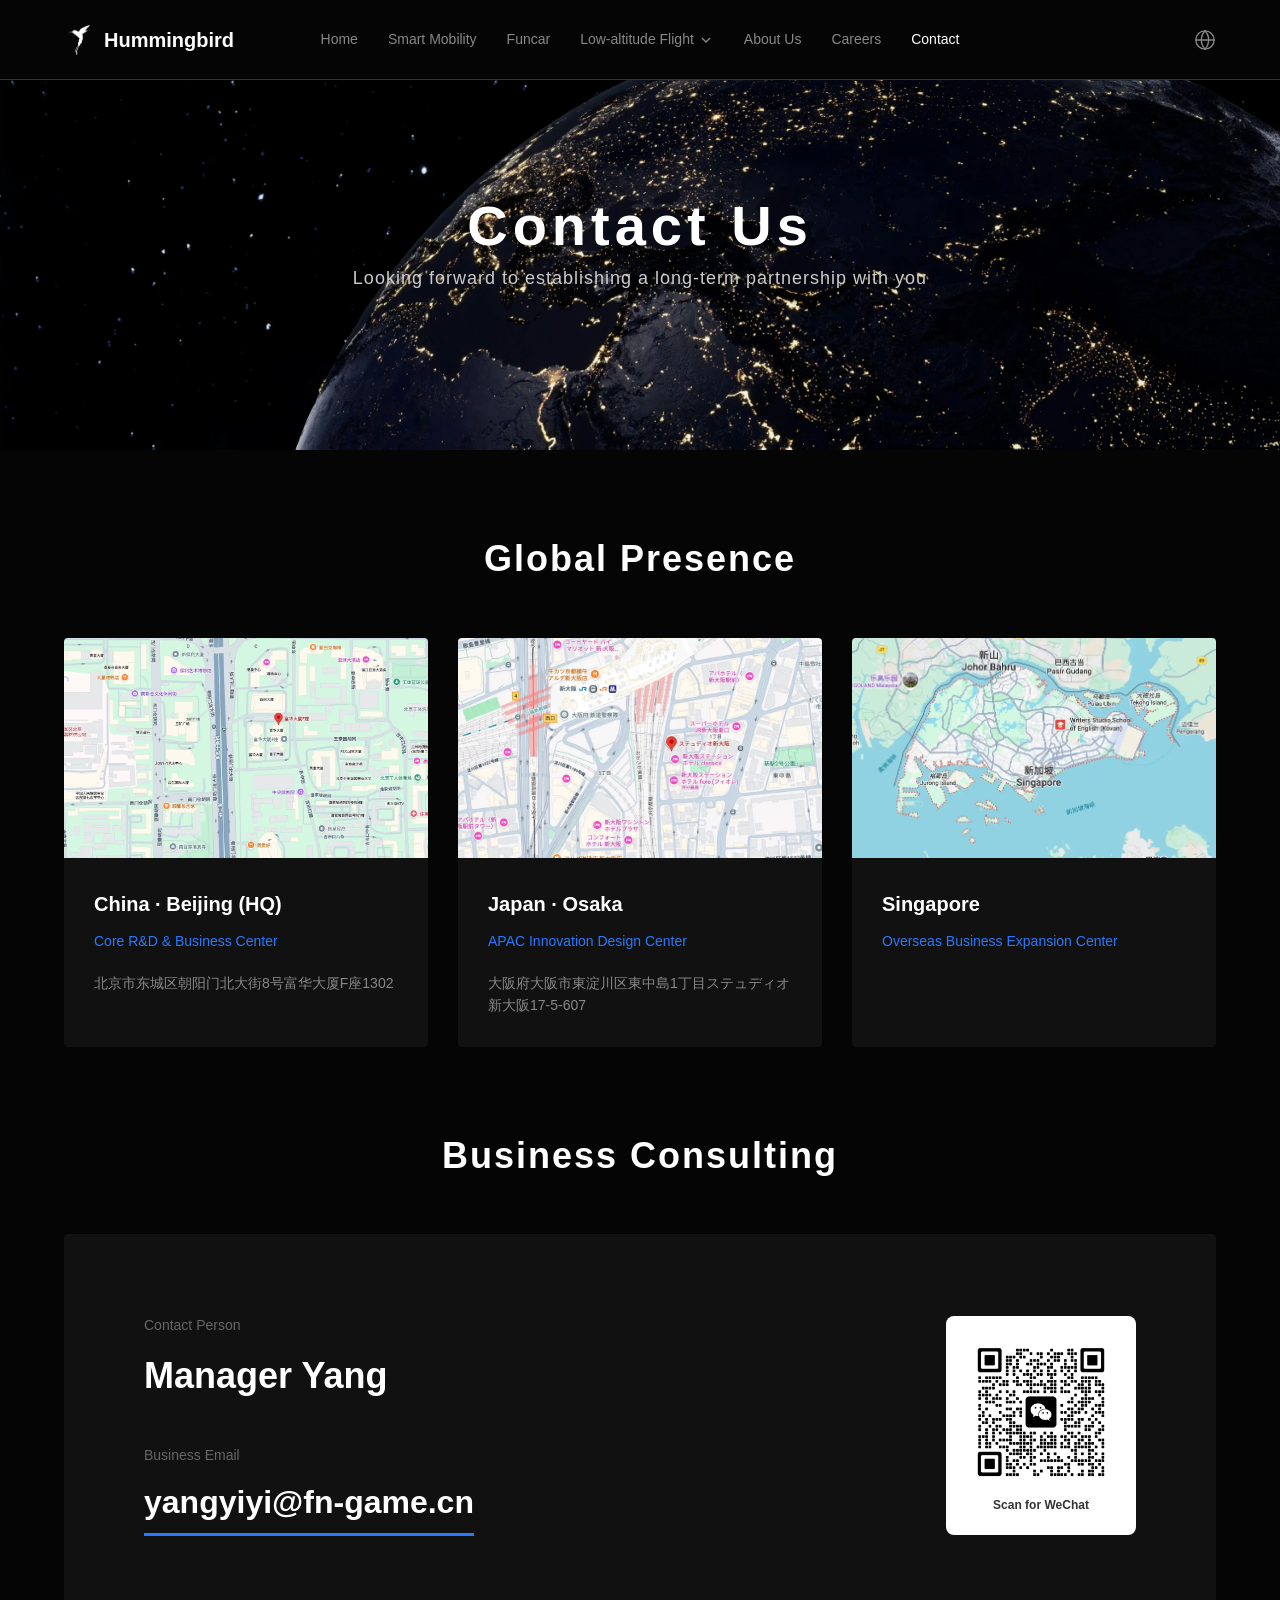
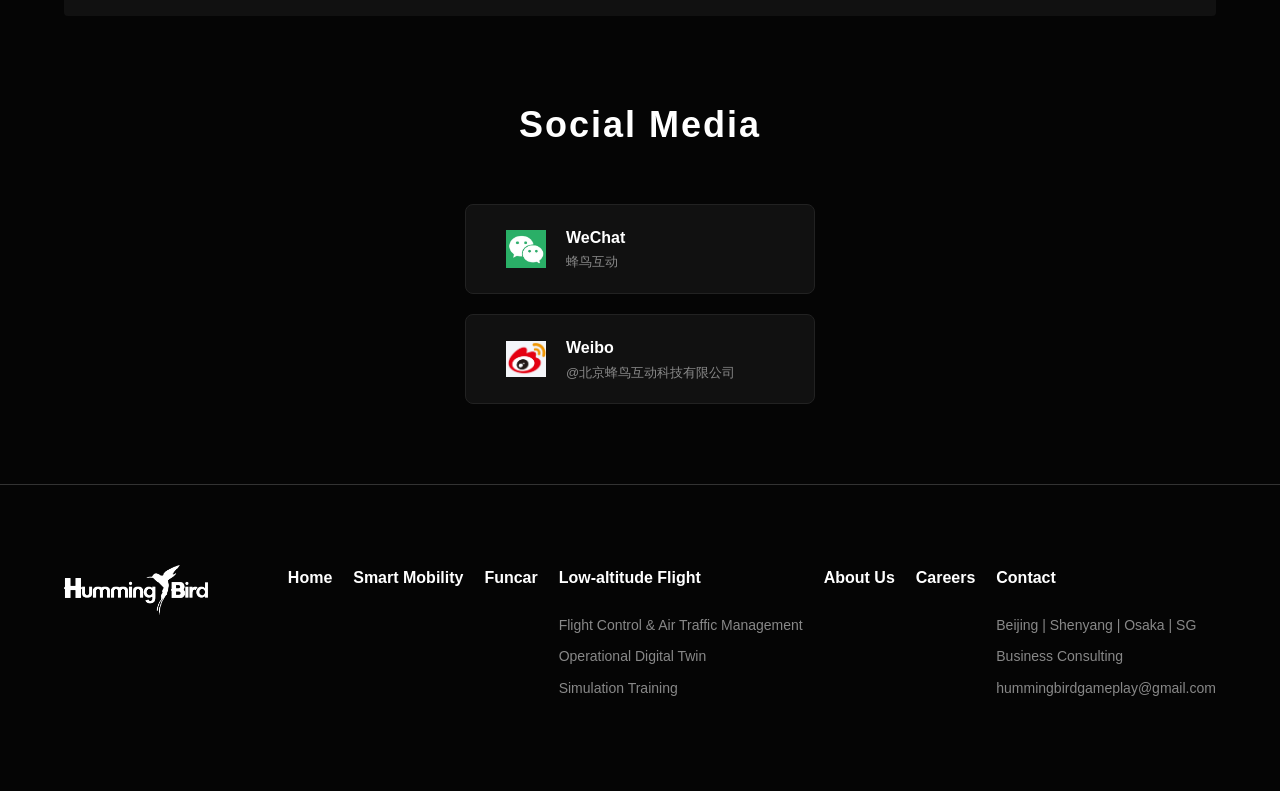
<file: contact.html>
<!DOCTYPE html>
<html lang="zh">
<head>
    <meta charset="UTF-8">
    <meta name="viewport" content="width=device-width, initial-scale=1.0">
    <title>联系我们 - 蜂鸟互动</title>
    <link rel="stylesheet" href="style.css">
    <!-- 【修改】基于 IP 自动识别语言 + 防闪烁脚本 -->
    <script>
        (function() {
            // 1. 读取本地存储，看用户是否以前访问过或手动选过语言
            var savedLang = localStorage.getItem('preferredLang');
            
            // 如果已经有缓存，执行防闪烁逻辑并结束
            if (savedLang) {
                if (savedLang !== 'zh') {
                    document.documentElement.classList.add('lang-loading');
                }
                return; 
            }

            // 2. 如果是首次访问，先隐藏文字防止乱码闪烁
            document.documentElement.classList.add('lang-loading');

            // 3. 调用免费无限制的 GeoJS 接口获取当前 IP 的国家代码
            fetch('https://get.geojs.io/v1/ip/country.json')
                .then(function(response) { return response.json(); })
                .then(function(data) {
                    var country = data.country; // 返回两位字母代码，如 "CN", "JP", "US"
                    var targetLang = 'en';      // 默认设置为英语 (除中、日外的其他 IP)

                    // 4. 判断逻辑
                    if (['CN', 'TW', 'HK', 'MO'].indexOf(country) !== -1) {
                        targetLang = 'zh'; // 中国大陆及港澳台 IP -> 中文
                    } else if (country === 'JP') {
                        targetLang = 'ja'; // 日本 IP -> 日文
                    }

                    // 5. 保存设置到本地
                    localStorage.setItem('preferredLang', targetLang);

                    // 6. 刷新页面以应用新语言 (由于接口极快，仅在用户有生之年第一次访问时闪刷一次)
                    location.reload();
                })
                .catch(function() {
                    // 如果由于网络原因 API 请求失败，兜底显示英语
                    localStorage.setItem('preferredLang', 'en');
                    location.reload();
                });
        })();
    </script>
</head>
<body>
    <!-- 统一的顶部导航栏 -->
    <header class="header">
        <div class="logo">
            <img class="logo-img" src="./images/hummingbird-logo1.webp" alt="Logo">
            <span data-i18n="header.logo">蜂鸟互动</span>
        </div>

        <nav class="nav-links">
            <div class="nav-item single-link">
                <a href="index.html" class="nav-link" data-i18n="header.nav.home">首页</a>
            </div>
            <div class="nav-item single-link">
                <a href="cases.html" class="nav-link" data-i18n="header.nav.mobility">智能出行</a>
            </div>
            <div class="nav-item single-link">
                <a href="funcar.html" class="nav-link" data-i18n="header.nav.funcar">Funcar</a>
            </div>
            

            <!-- 【修改】低空飞行（已更新为三个新二级页面，删除了旧页面） -->
            <div class="nav-item">
                <a href="javascript:void(0)" class="nav-link" id="flight-btn">
                    <span data-i18n="header.nav.flight">低空飞行</span>
                    <svg viewBox="0 0 24 24" width="16" height="16" stroke="currentColor" stroke-width="2" fill="none"><polyline points="6 9 12 15 18 9"></polyline></svg>
                </a>
                <div class="nav-dropdown-menu" id="flight-dropdown">
                    <a href="flight-atc.html" data-i18n="header.nav.flight_sub_atc">飞控空管平台</a>
                    <a href="flight-twin.html" data-i18n="header.nav.flight_sub_twin">作业孪生</a>
                    <a href="flight-drill.html" data-i18n="header.nav.flight_sub_drill">模拟演练教学</a>
                </div>
            </div>

            

            <div class="nav-item single-link">
                <a href="about.html" class="nav-link" data-i18n="header.nav.about">关于我们</a>
            </div>

            <div class="nav-item single-link">
                <a href="careers.html" class="nav-link" data-i18n="header.nav.careers">加入我们</a>
            </div>

            <div class="nav-item single-link">
                <a href="contact.html" class="nav-link" data-i18n="header.nav.contact">联系我们</a>
            </div>
            
        </nav>

        <div class="header-right">
            <div class="lang-switcher">
                <div class="globe-icon" id="lang-btn">
                    <svg xmlns="http://www.w3.org/2000/svg" viewBox="0 0 24 24" width="22" height="22" fill="none" stroke="currentColor" stroke-width="1.5" stroke-linecap="round" stroke-linejoin="round"><circle cx="12" cy="12" r="10"></circle><line x1="2" y1="12" x2="22" y2="12"></line><path d="M12 2 a 15.3 15.3 0 0 1 4 10 a 15.3 15.3 0 0 1 -4 10 a 15.3 15.3 0 0 1 -4 -10 a 15.3 15.3 0 0 1 4 -10 z"></path></svg>
                </div>
                <div class="lang-dropdown" id="lang-dropdown">
                    <div class="lang-option" data-lang="zh">中文</div>
                    <div class="lang-option" data-lang="en">English</div>
                    <div class="lang-option" data-lang="ja">日本語</div>
                </div>
            </div>
            <div class="menu-toggle" id="mobile-menu-btn">
                <span></span><span></span><span></span>
            </div>
        </div>
    </header>

    <!-- 联系我们专属 Hero (半高样式，完全独立标签) -->
    <section class="hero hero-contact-half" id="hero">
        <!-- 背景图 -->
        <img class="hero-bg-img" src="./images/contact-hero.webp" alt="联系我们背景">
    
        <div class="hero-content">
            <!-- 只有两行文字 + 中间的蓝色装饰线 -->
            <h1 class="hc-title" data-i18n="contact.hero.main_title">联系我们</h1>
            <div class="hc-divider"></div>
            <p class="hc-subtitle" data-i18n="contact.hero.sub_title">期待与您建立长久、互利的合作关系</p>
        </div>
    </section>

    

    <!-- 2. 全球布局 -->
    <section class="section-padding">
        <div class="contact-block-title">
            <span class="title-bar"></span>
            <h2 data-i18n="contact.global.title">全球布局</h2>
        </div>
        
        <div class="global-grid">
            <!-- 北京 -->
            <div class="global-card">
                <div class="g-img"><img src="./images/contact-map1.webp" alt="北京"></div>
                <div class="g-info">
                    <h3 data-i18n="contact.global.bj_city">中国 · 北京 (总部)</h3>
                    <h4 data-i18n="contact.global.bj_dept">核心研发与商务中心</h4>
                    <p data-i18n="contact.global.bj_addr">北京市东城区朝阳门北大街8号富华大厦F座1302</p>
                </div>
            </div>
            <!-- 大阪 -->
            <div class="global-card">
                <div class="g-img"><img src="./images/contact-map2.webp" alt="大阪"></div>
                <div class="g-info">
                    <h3 data-i18n="contact.global.jp_city">日本 · 大阪</h3>
                    <h4 data-i18n="contact.global.jp_dept">亚太区创新设计中心</h4>
                    <p data-i18n="contact.global.jp_addr">大阪府大阪市東淀川区東中島1丁目ステュディオ新大阪17-5-607</p>
                </div>
            </div>
            <!-- 新加坡 -->
            <div class="global-card">
                <div class="g-img"><img src="./images/contact-map3.webp" alt="新加坡"></div>
                <div class="g-info">
                    <h3 data-i18n="contact.global.sg_city">新加坡</h3>
                    <h4 data-i18n="contact.global.sg_dept">海外业务拓展中心</h4>
                    <p data-i18n="contact.global.sg_addr"></p>
                </div>
            </div>
        </div>
    </section>

    <!-- 3. 商务咨询 (左文右码) -->
    <section class="section-padding" style="padding-top: 0;">
        <div class="contact-block-title">
            <span class="title-bar"></span>
            <h2 data-i18n="contact.biz.title">商务咨询</h2>
        </div>

        <div class="biz-container">
            <!-- 左侧信息 -->
            <div class="biz-info">
                <div class="biz-group">
                    <span class="biz-label" data-i18n="contact.biz.label_contact">商务对接人</span>
                    <h3 class="biz-name" data-i18n="contact.biz.name">杨经理</h3>
                </div>
                <div class="biz-group">
                    <span class="biz-label" data-i18n="contact.biz.label_email">商务邮箱</span>
                    <h3 class="biz-email">yangyiyi@fn-game.cn</h3>
                    <div class="underline-deco"></div>
                </div>
            </div>
            <!-- 右侧二维码 -->
            <div class="biz-qr">
                <img src="./images/contactus.JPG" alt="微信二维码">
                <p data-i18n="contact.biz.scan_tip">扫一扫 添加微信咨询</p>
            </div>
        </div>
    </section>

    <!-- 4. 社交媒体 -->
    <section class="section-padding" style="padding-top: 0;">
        <div class="contact-block-title">
            <span class="title-bar"></span>
            <h2 data-i18n="contact.social.title">社交媒体</h2>
        </div>
        
        <div class="social-grid">
            
            <!-- WeChat -->
            <div class="social-item">
                <div class="social-icon">
                    <img src="./images/contact-logo1.webp" alt="WeChat">
                </div>
                <div class="social-text">
                    <h4>WeChat</h4>
                    <p>蜂鸟互动</p>
                </div>
                <!-- 【新增】微信二维码悬浮层 -->
                <div class="social-qr">
                    <!-- 换成你微信的真实二维码图片 -->
                    <img src="./images/contact-wechat.jpg" alt="微信二维码">
                </div>
            </div>

            <!-- Weibo -->
            <div class="social-item">
                <div class="social-icon">
                    <img src="./images/contact-logo2.webp" alt="Weibo">
                </div>
                <div class="social-text">
                    <h4>Weibo</h4>
                    <p>@北京蜂鸟互动科技有限公司</p>
                </div>
                <!-- 【新增】微博二维码悬浮层 -->
                <div class="social-qr">
                    <!-- 换成你微博的真实二维码图片 -->
                    <img src="./images/contact-weibo.jpg" alt="微博二维码">
                </div>
            </div>
            
        </div>
    </section>

    <!-- 统一的底部导航栏 (Final Footer) -->
    <footer class="footer" id="footer">
        <div class="footer-container">
            <!-- 左侧 Logo -->
            <div class="footer-left">
                <div class="footer-logo">
                    <img class="logo-img" src="./images/hummingbird-logo2.webp" alt="Logo">
                </div>
            </div>

            <!-- 右侧 导航列 (完全匹配最新头部导航) -->
            <div class="footer-nav">
                
                <!-- 1. 首页 (作为独立可点标题) -->
                <div class="f-col">
                    <h4><a href="index.html" data-i18n="header.nav.home">首页</a></h4>
                    <div class="f-links"></div>
                </div>

                <!-- 2. 智能出行 -->
                <div class="f-col">
                    <h4><a href="cases.html" data-i18n="header.nav.mobility">智能出行</a></h4>
                    <div class="f-links"></div>
                </div>

                <!-- 3. Funcar -->
                <div class="f-col">
                    <h4><a href="funcar.html" data-i18n="header.nav.funcar">Funcar</a></h4>
                    <div class="f-links"></div>
                </div>

                <!-- 4. 低空飞行 (带子菜单) -->
                <div class="f-col">
                    <h4 data-i18n="header.nav.flight">低空飞行</h4>
                    <div class="f-links">
                        <a href="flight-atc.html" data-i18n="header.nav.flight_sub_atc">飞控空管平台</a>
                        <a href="flight-twin.html" data-i18n="header.nav.flight_sub_twin">作业孪生</a>
                        <a href="flight-drill.html" data-i18n="header.nav.flight_sub_drill">模拟演练教学</a>
                    </div>
                </div>

                <!-- 5. 关于我们 -->
                <div class="f-col">
                    <h4><a href="about.html" data-i18n="header.nav.about">关于我们</a></h4>
                    <div class="f-links"></div>
                </div>

                <div><h4><a href="careers.html" data-i18n="header.nav.careers">加入我们</a></h4><div class="f-links"></div></div>

                <!-- 6. 联系我们 (修复了原代码中的标签错误) -->
                <div class="f-col contact-col">
                    <h4><a href="contact.html" data-i18n="header.nav.contact">联系我们</a></h4>
                    <div class="f-links">
                        <span data-i18n="footer.col5.l1">北京|沈阳|日本大阪|新加坡</span>
                        <span data-i18n="footer.col5.l2">商务咨询</span>
                        <span data-i18n="footer.col5.l3">hummingbirdgameplay@gmail.com</span>
                    </div>
                </div>
            </div>
        </div>
    </footer>

    <script src="script.js"></script>
</body>
</html>
</file>
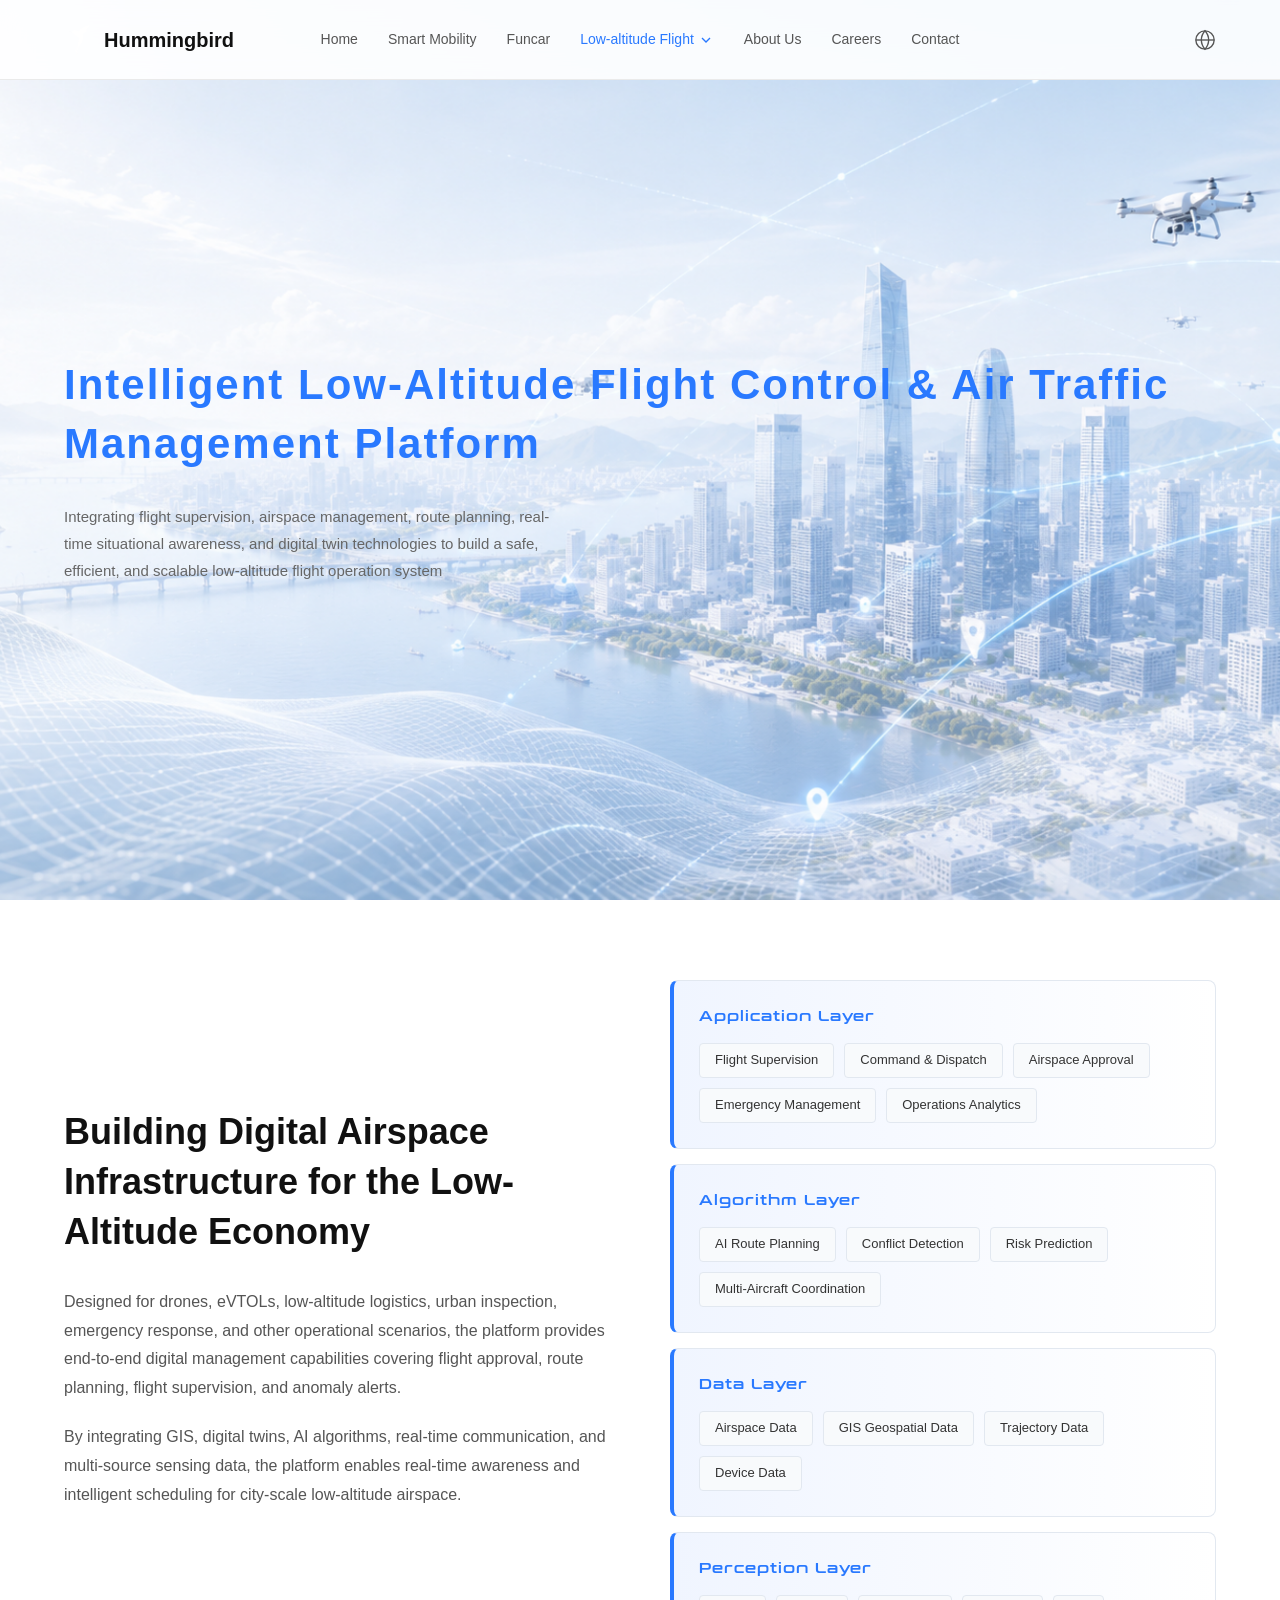
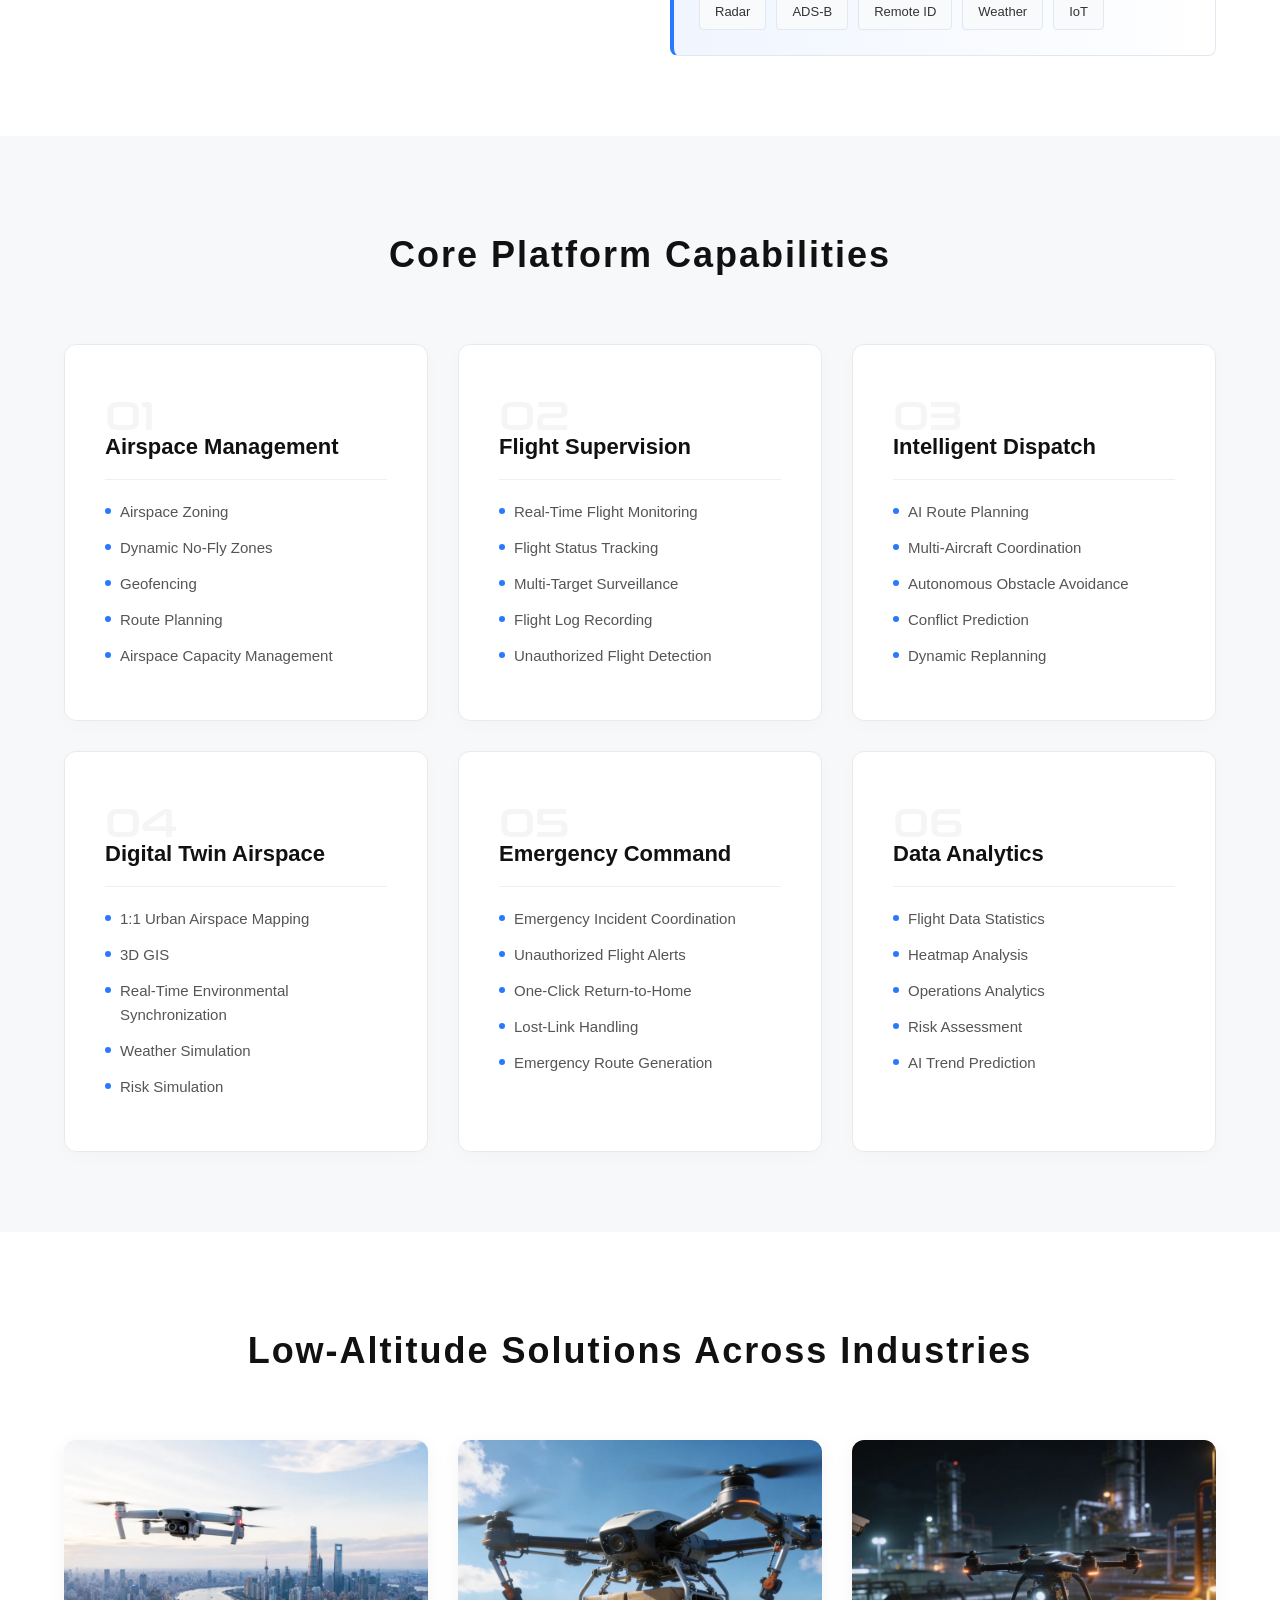
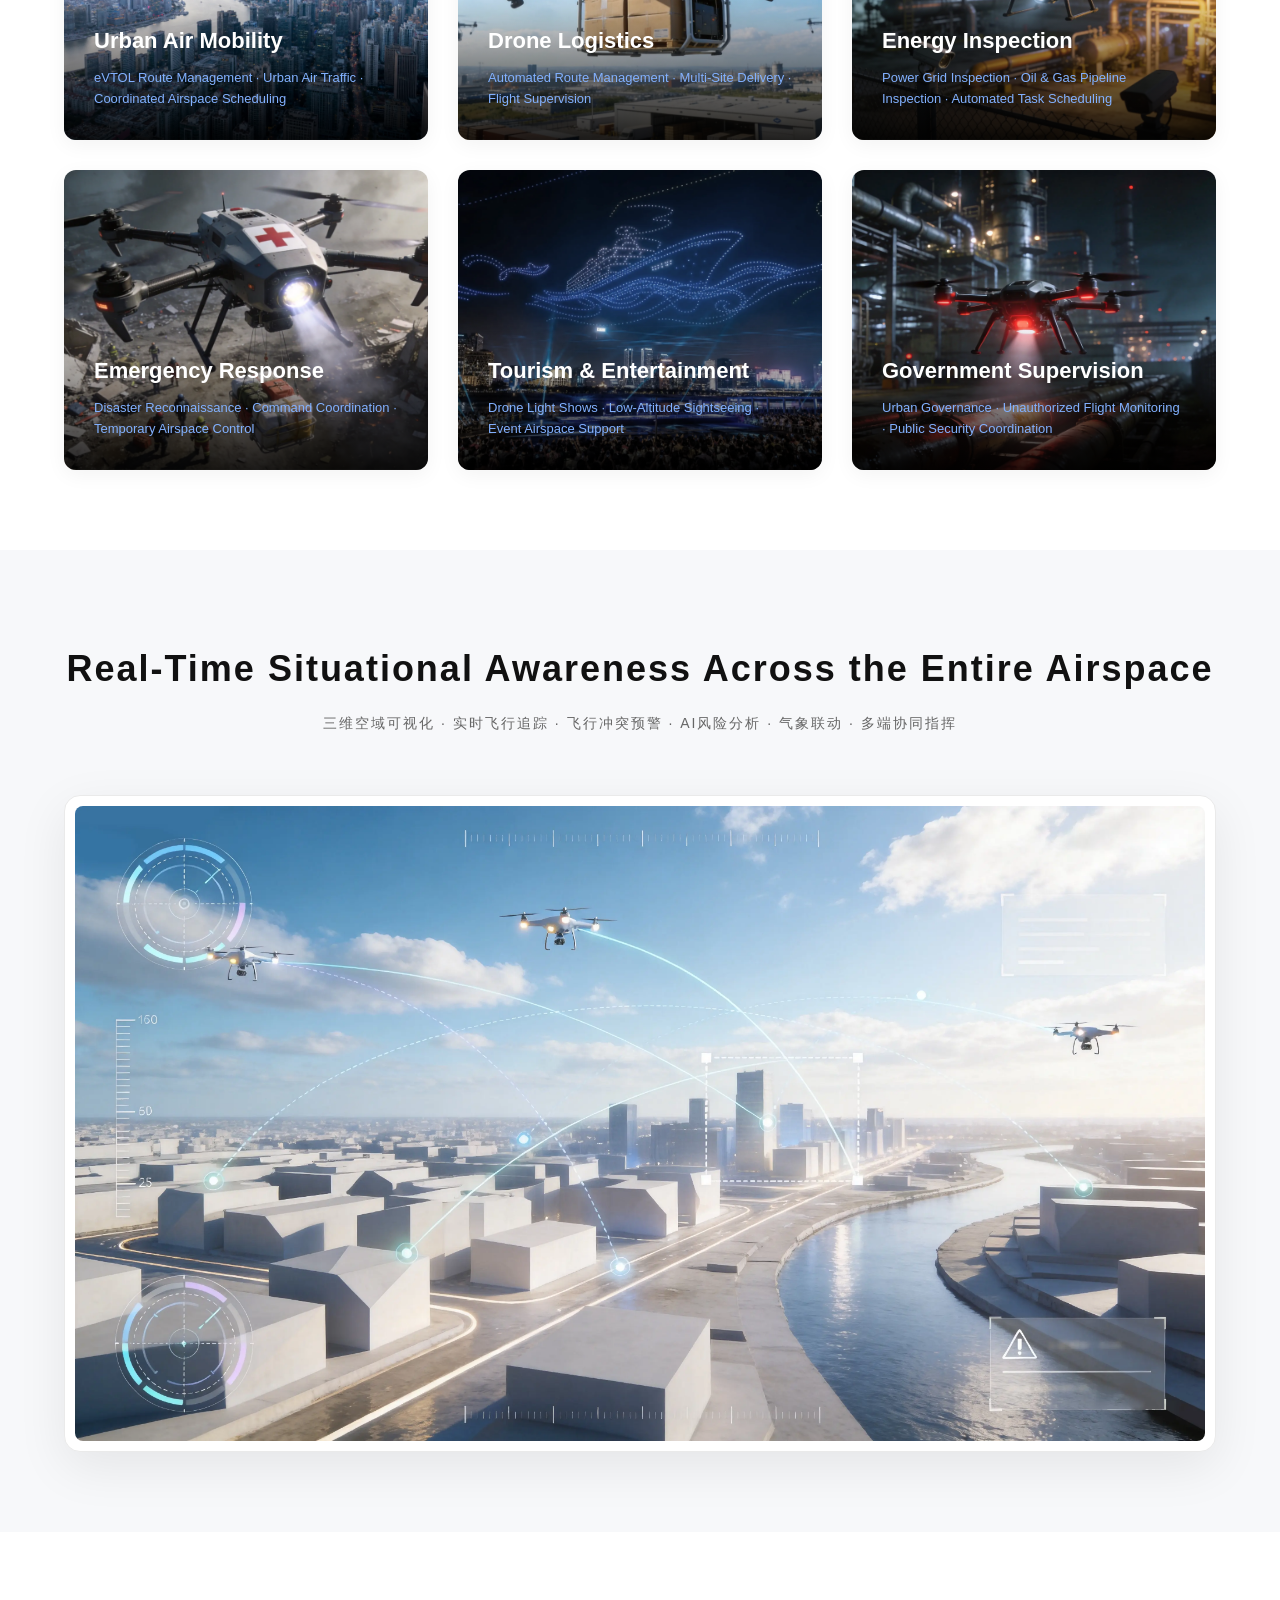
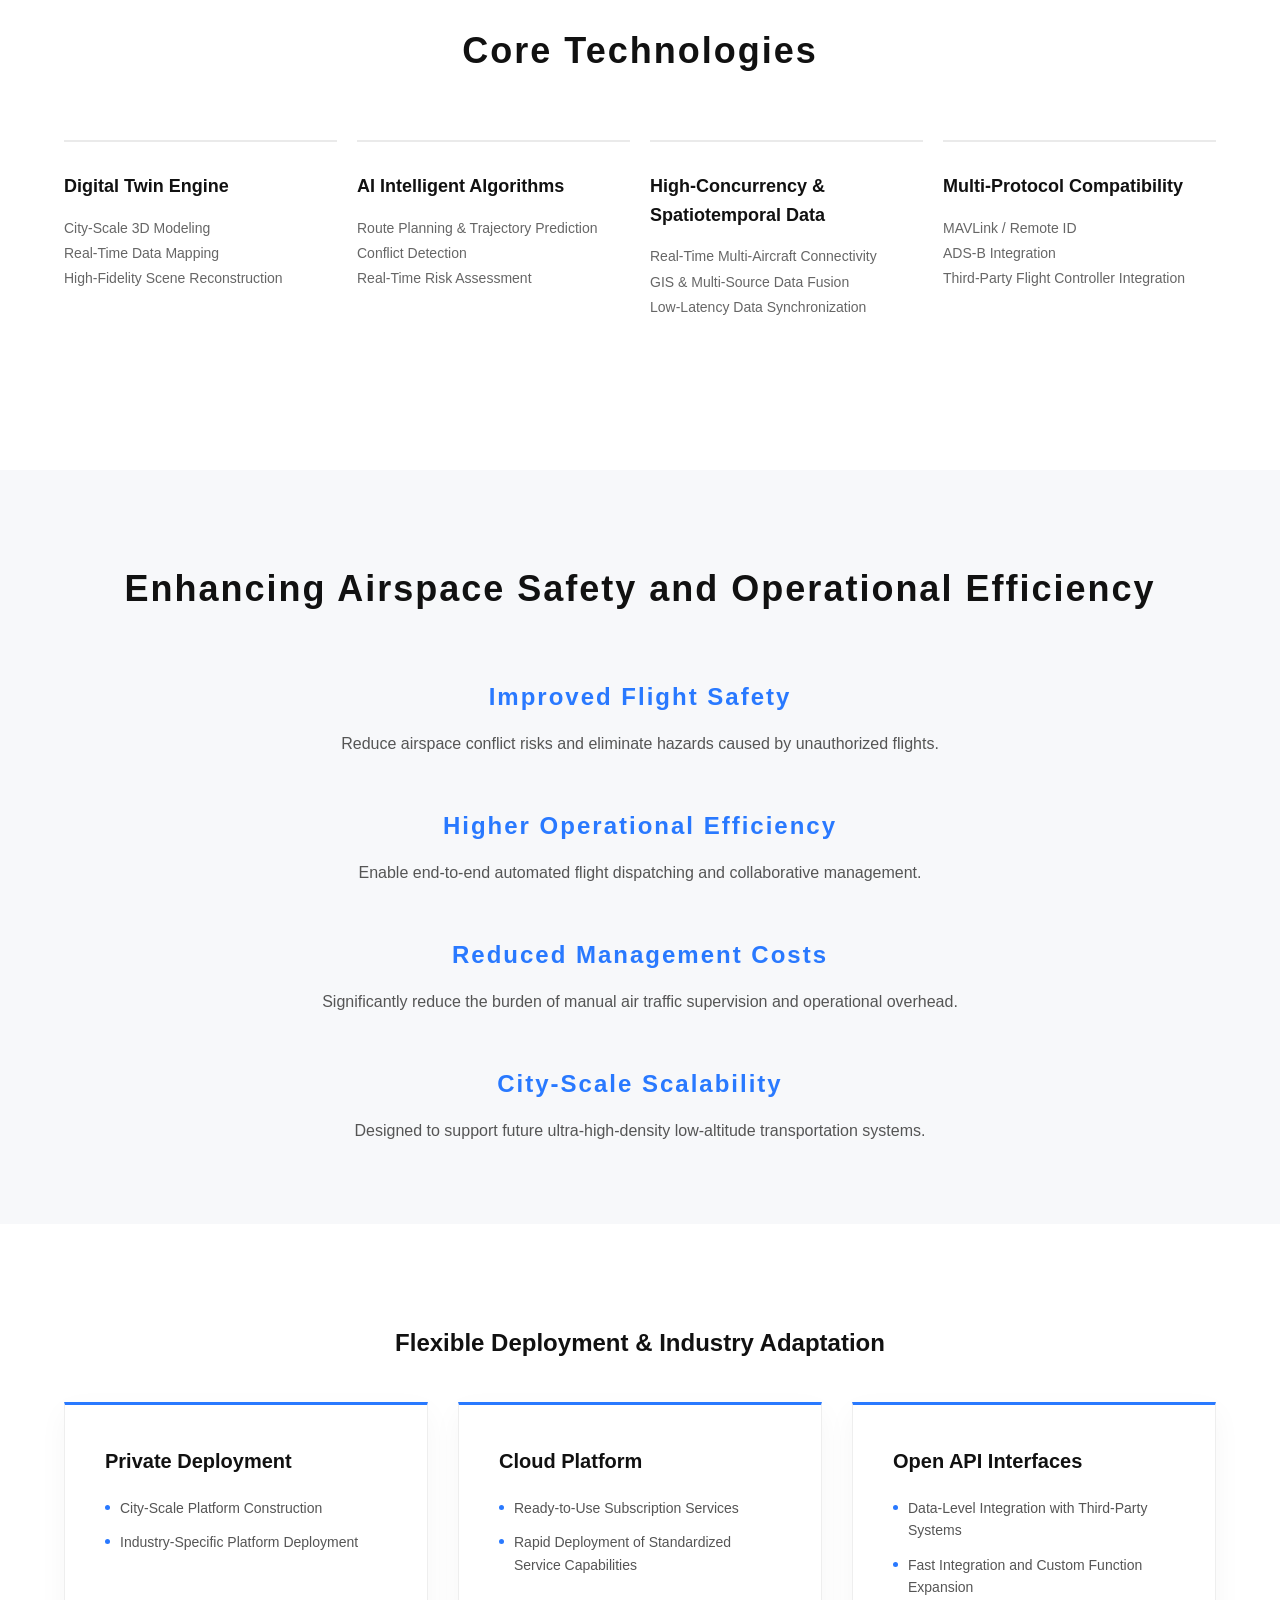
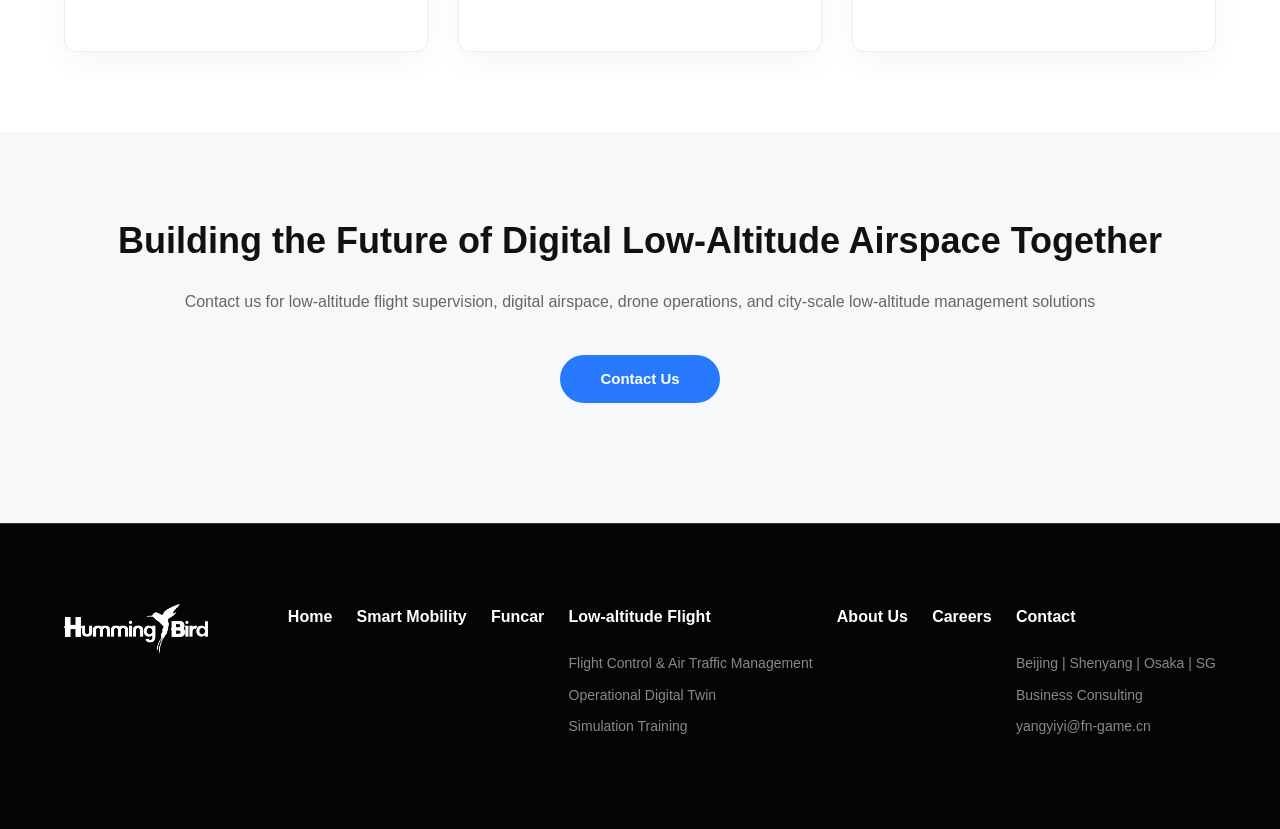
<file: flight-atc.html>
<!DOCTYPE html>
<html lang="zh">
<head>
    <meta charset="UTF-8">
    <meta name="viewport" content="width=device-width, initial-scale=1.0">
    <title>飞控空管平台 - 低空飞行 - 蜂鸟互动</title>
    <link rel="stylesheet" href="style.css">
    <script>
        (function() {
            var savedLang = localStorage.getItem('preferredLang');
            if (savedLang) {
                if (savedLang !== 'zh') document.documentElement.classList.add('lang-loading');
                return; 
            }
            document.documentElement.classList.add('lang-loading');
            fetch('https://get.geojs.io/v1/ip/country.json')
                .then(function(response) { return response.json(); })
                .then(function(data) {
                    var targetLang = (['CN', 'TW', 'HK', 'MO'].indexOf(data.country) !== -1) ? 'zh' : (data.country === 'JP' ? 'ja' : 'en');
                    localStorage.setItem('preferredLang', targetLang);
                    location.reload();
                }).catch(function() {
                    localStorage.setItem('preferredLang', 'en');
                    location.reload();
                });
        })();
    </script>
</head>
<body>
    <!-- 统一的顶部导航栏 -->
    <header class="header atc-light-header">
        <div class="logo">
            <img class="logo-img" src="./images/hummingbird-logo1.webp" alt="Logo">
            <span data-i18n="header.logo">蜂鸟互动</span>
        </div>
        <nav class="nav-links">
            <div class="nav-item single-link"><a href="index.html" class="nav-link" data-i18n="header.nav.home">首页</a></div>
            <div class="nav-item single-link"><a href="cases.html" class="nav-link" data-i18n="header.nav.mobility">智能出行</a></div>
            <div class="nav-item single-link"><a href="funcar.html" class="nav-link" data-i18n="header.nav.funcar">Funcar</a></div>
            
            <div class="nav-item">
                <a href="javascript:void(0)" class="nav-link" id="flight-btn">
                    <span data-i18n="header.nav.flight">低空飞行</span>
                    <svg viewBox="0 0 24 24" width="16" height="16" stroke="currentColor" stroke-width="2" fill="none"><polyline points="6 9 12 15 18 9"></polyline></svg>
                </a>
                <div class="nav-dropdown-menu" id="flight-dropdown">
                    <a href="flight-atc.html" data-i18n="header.nav.flight_sub_atc">飞控空管平台</a>
                    <a href="flight-twin.html" data-i18n="header.nav.flight_sub_twin">作业孪生</a>
                    <a href="flight-drill.html" data-i18n="header.nav.flight_sub_drill">模拟演练教学</a>
                </div>
            </div>
            
            <div class="nav-item single-link"><a href="about.html" class="nav-link" data-i18n="header.nav.about">关于我们</a></div>
            <div class="nav-item single-link"><a href="careers.html" class="nav-link" data-i18n="header.nav.careers">加入我们</a></div>
            <div class="nav-item single-link"><a href="contact.html" class="nav-link" data-i18n="header.nav.contact">联系我们</a></div>
        </nav>
        <div class="header-right">
            <div class="lang-switcher">
                <div class="globe-icon" id="lang-btn"><svg viewBox="0 0 24 24" width="22" height="22" fill="none" stroke="currentColor" stroke-width="1.5"><circle cx="12" cy="12" r="10"></circle><line x1="2" y1="12" x2="22" y2="12"></line><path d="M12 2 a 15.3 15.3 0 0 1 4 10 a 15.3 15.3 0 0 1 -4 10 a 15.3 15.3 0 0 1 -4 -10 a 15.3 15.3 0 0 1 4 -10 z"></path></svg></div>
                <div class="lang-dropdown" id="lang-dropdown">
                    <div class="lang-option" data-lang="zh">中文</div>
                    <div class="lang-option" data-lang="en">English</div>
                    <div class="lang-option" data-lang="ja">日本語</div>
                </div>
            </div>
            <div class="menu-toggle" id="mobile-menu-btn"><span></span><span></span><span></span></div>
        </div>
    </header>

    <!-- 01. Hero 首屏 (独立重写) -->
    <div class="flight-hero-wrapper">
        <section class="flight-hero">
            <img class="flight-hero-img" src="./images/flight-atc-hero.png" alt="飞控空管平台">
            <div class="flight-hero-content">
                <h1 data-i18n="atc.hero.title">低空空域智能飞控与空管平台</h1>
                <p data-i18n="atc.hero.subtitle">融合飞行监管、空域管理、航线规划、实时态势感知与数字孪生能力，构建安全、高效、可扩展的低空飞行运营体系。</p>
                
            </div>
        </section>
    </div>

    <!-- ============================================== -->
    <!-- 下方进入浅色企业级 SaaS 模式 (atc-light-page)  -->
    <!-- ============================================== -->
    <div class="atc-light-page">
        
        <!-- 02. 平台概述 Overview -->
        <section class="section-padding" id="overview">
            <div class="atc-overview-container">
                <div class="atc-overview-text">
                    <h2 data-i18n="atc.overview.title">构建低空经济时代的<br>数字化空域基础设施</h2>
                    <p data-i18n="atc.overview.p1">面向无人机、eVTOL、低空物流、城市巡检、应急救援等场景，平台提供从飞行审批、航线规划、飞行监管到异常预警的全流程数字化管理能力。</p>
                    <p data-i18n="atc.overview.p2">通过融合 GIS、数字孪生、AI算法、实时通信与多源感知数据，实现城市级低空空域的实时感知与智能调度。</p>
                </div>
                <!-- 架构图 (浅色明亮风) -->
                <div class="atc-arch-diagram">
                    <div class="arch-layer">
                        <div class="layer-title" data-i18n="atc.arch.app_title">应用层 (Application)</div>
                        <div class="layer-items">
                            <span data-i18n="atc.arch.app_1">飞行监管</span><span data-i18n="atc.arch.app_2">指挥调度</span><span data-i18n="atc.arch.app_3">空域审批</span><span data-i18n="atc.arch.app_4">应急管理</span><span data-i18n="atc.arch.app_5">运营分析</span>
                        </div>
                    </div>
                    <div class="arch-layer">
                        <div class="layer-title" data-i18n="atc.arch.algo_title">算法层 (Algorithm)</div>
                        <div class="layer-items">
                            <span data-i18n="atc.arch.algo_1">AI路径规划</span><span data-i18n="atc.arch.algo_2">冲突检测</span><span data-i18n="atc.arch.algo_3">风险预测</span><span data-i18n="atc.arch.algo_4">多机协同</span>
                        </div>
                    </div>
                    <div class="arch-layer">
                        <div class="layer-title" data-i18n="atc.arch.data_title">数据层 (Data)</div>
                        <div class="layer-items">
                            <span data-i18n="atc.arch.data_1">空域数据</span><span data-i18n="atc.arch.data_2">GIS地理信息</span><span data-i18n="atc.arch.data_3">轨迹数据</span><span data-i18n="atc.arch.data_4">设备数据</span>
                        </div>
                    </div>
                    <div class="arch-layer">
                        <div class="layer-title" data-i18n="atc.arch.per_title">感知层 (Perception)</div>
                        <div class="layer-items">
                            <span data-i18n="atc.arch.per_1">雷达</span><span data-i18n="atc.arch.per_2">ADS-B</span><span data-i18n="atc.arch.per_3">Remote ID</span><span data-i18n="atc.arch.per_4">气象</span><span data-i18n="atc.arch.per_5">IoT</span>
                        </div>
                    </div>
                </div>
            </div>
        </section>

        <!-- 03. 核心能力 Capabilities (高级浅灰底色) -->
        <section class="section-padding atc-bg-gray">
            <div class="section-title">
                <h2 data-i18n="atc.cap.title">核心平台能力</h2>
            </div>
            <div class="atc-grid-3">
                <div class="atc-card">
                    <div class="atc-card-num">01</div>
                    <h3 data-i18n="atc.cap.c1_title">空域管理</h3>
                    <ul>
                        <li data-i18n="atc.cap.c1_1">空域划设</li><li data-i18n="atc.cap.c1_2">动态禁飞区</li><li data-i18n="atc.cap.c1_3">电子围栏</li><li data-i18n="atc.cap.c1_4">航路规划</li><li data-i18n="atc.cap.c1_5">空域容量管理</li>
                    </ul>
                </div>
                <div class="atc-card">
                    <div class="atc-card-num">02</div>
                    <h3 data-i18n="atc.cap.c2_title">飞行监管</h3>
                    <ul>
                        <li data-i18n="atc.cap.c2_1">实时飞行监控</li><li data-i18n="atc.cap.c2_2">飞行状态追踪</li><li data-i18n="atc.cap.c2_3">多目标监视</li><li data-i18n="atc.cap.c2_4">飞行日志记录</li><li data-i18n="atc.cap.c2_5">违规飞行识别</li>
                    </ul>
                </div>
                <div class="atc-card">
                    <div class="atc-card-num">03</div>
                    <h3 data-i18n="atc.cap.c3_title">智能调度</h3>
                    <ul>
                        <li data-i18n="atc.cap.c3_1">AI航线规划</li><li data-i18n="atc.cap.c3_2">多机协同</li><li data-i18n="atc.cap.c3_3">自动避障</li><li data-i18n="atc.cap.c3_4">冲突预测</li><li data-i18n="atc.cap.c3_5">动态重规划</li>
                    </ul>
                </div>
                <div class="atc-card">
                    <div class="atc-card-num">04</div>
                    <h3 data-i18n="atc.cap.c4_title">数字孪生空域</h3>
                    <ul>
                        <li data-i18n="atc.cap.c4_1">1:1城市空域映射</li><li data-i18n="atc.cap.c4_2">三维 GIS</li><li data-i18n="atc.cap.c4_3">实时环境同步</li><li data-i18n="atc.cap.c4_4">气象仿真</li><li data-i18n="atc.cap.c4_5">风险模拟</li>
                    </ul>
                </div>
                <div class="atc-card">
                    <div class="atc-card-num">05</div>
                    <h3 data-i18n="atc.cap.c5_title">应急指挥</h3>
                    <ul>
                        <li data-i18n="atc.cap.c5_1">应急事件联动</li><li data-i18n="atc.cap.c5_2">黑飞预警</li><li data-i18n="atc.cap.c5_3">一键返航</li><li data-i18n="atc.cap.c5_4">失联处理</li><li data-i18n="atc.cap.c5_5">应急路线生成</li>
                    </ul>
                </div>
                <div class="atc-card">
                    <div class="atc-card-num">06</div>
                    <h3 data-i18n="atc.cap.c6_title">数据分析</h3>
                    <ul>
                        <li data-i18n="atc.cap.c6_1">飞行数据统计</li><li data-i18n="atc.cap.c6_2">热力分析</li><li data-i18n="atc.cap.c6_3">运营分析</li><li data-i18n="atc.cap.c6_4">风险评估</li><li data-i18n="atc.cap.c6_5">AI趋势预测</li>
                    </ul>
                </div>
            </div>
        </section>

        <!-- 04. 场景解决方案 Solutions (白底，暗色遮罩图片) -->
        <section class="section-padding">
            <div class="section-title">
                <h2 data-i18n="atc.sol.title">面向多行业低空应用场景</h2>
            </div>
            <div class="atc-grid-3">
                <div class="atc-img-card">
                    <img src="./images/atc-sol-1.webp" alt="城市低空交通">
                    <div class="atc-img-overlay">
                        <h3 data-i18n="atc.sol.s1_title">城市低空交通</h3>
                        <p data-i18n="atc.sol.s1_desc">eVTOL航路管理 · 城市空中交通 · 空域协同调度</p>
                    </div>
                </div>
                <div class="atc-img-card">
                    <img src="./images/atc-sol-2.webp" alt="无人机物流">
                    <div class="atc-img-overlay">
                        <h3 data-i18n="atc.sol.s2_title">无人机物流</h3>
                        <p data-i18n="atc.sol.s2_desc">自动航线管理 · 多站点配送 · 飞行监管</p>
                    </div>
                </div>
                <div class="atc-img-card">
                    <img src="./images/atc-sol-3.webp" alt="能源巡检">
                    <div class="atc-img-overlay">
                        <h3 data-i18n="atc.sol.s3_title">能源巡检</h3>
                        <p data-i18n="atc.sol.s3_desc">电力巡检 · 油气管线巡检 · 自动任务调度</p>
                    </div>
                </div>
                <div class="atc-img-card">
                    <img src="./images/atc-sol-4.webp" alt="应急救援">
                    <div class="atc-img-overlay">
                        <h3 data-i18n="atc.sol.s4_title">应急救援</h3>
                        <p data-i18n="atc.sol.s4_desc">灾情侦察 · 指挥联动 · 临时空域管控</p>
                    </div>
                </div>
                <div class="atc-img-card">
                    <img src="./images/atc-sol-5.webp" alt="文旅与表演">
                    <div class="atc-img-overlay">
                        <h3 data-i18n="atc.sol.s5_title">文旅与表演</h3>
                        <p data-i18n="atc.sol.s5_desc">无人机灯光秀 · 低空观光 · 活动空域保障</p>
                    </div>
                </div>
                <div class="atc-img-card">
                    <img src="./images/atc-sol-6.webp" alt="政务监管">
                    <div class="atc-img-overlay">
                        <h3 data-i18n="atc.sol.s6_title">政务监管</h3>
                        <p data-i18n="atc.sol.s6_desc">城市治理 · 黑飞监管 · 公安联动</p>
                    </div>
                </div>
            </div>
        </section>

        <!-- 05. 平台可视化 UI Showcase (增加至两张图) -->
        <section class="section-padding atc-bg-gray">
            <div class="section-title">
                <h2 data-i18n="atc.ui.title">全域实时态势感知</h2>
                <p data-i18n="atc.ui.subtitle" class="atc-ui-subtitle">三维空域可视化 · 实时飞行追踪 · 飞行冲突预警 · AI风险分析 · 气象联动 · 多端协同指挥</p>
            </div>
            
            <div class="atc-ui-container">
                <!-- 第一张大图 -->
                <div class="atc-ui-img-wrapper">
                    <img src="./images/flight-atc-ui1.webp" alt="全域实时态势感知">
                </div>
                
                
            </div>
        </section>

        <!-- 06. 技术优势 Technology (白底) -->
        <section class="section-padding atc-tech-section">
            <div class="section-title">
                <h2 data-i18n="atc.tech.title">核心技术能力</h2>
            </div>
            <div class="atc-grid-4">
                <div class="atc-tech-card">
                    <h4 data-i18n="atc.tech.t1_title">数字孪生引擎</h4>
                    <p data-i18n="atc.tech.t1_desc">城市级三维建模<br>实时数据映射<br>高精度场景还原</p>
                </div>
                <div class="atc-tech-card">
                    <h4 data-i18n="atc.tech.t2_title">AI智能算法</h4>
                    <p data-i18n="atc.tech.t2_desc">路径规划与轨迹预测<br>冲突检测<br>风险实时评估</p>
                </div>
                <div class="atc-tech-card">
                    <h4 data-i18n="atc.tech.t3_title">高并发与时空数据</h4>
                    <p data-i18n="atc.tech.t3_desc">多机实时接入<br>GIS与多源数据融合<br>低延迟数据同步</p>
                </div>
                <div class="atc-tech-card">
                    <h4 data-i18n="atc.tech.t4_title">多协议无缝兼容</h4>
                    <p data-i18n="atc.tech.t4_desc">MAVLink / Remote ID<br>ADS-B 接入<br>第三方飞控融合</p>
                </div>
            </div>
        </section>

        <!-- 07. 平台价值 Benefits (纵向排列，白底纯净) -->
        <section class="section-padding atc-bg-gray">
            <div class="section-title">
                <h2 data-i18n="atc.benefit.title">保障空域安全，提升运营效能</h2>
            </div>
            <div class="atc-benefit-list">
                <div class="atc-benefit-text">
                    <h4 data-i18n="atc.benefit.b1_title">提升飞行安全性</h4>
                    <p data-i18n="atc.benefit.b1_desc">降低空域冲突风险，排除违规飞行隐患。</p>
                </div>
                <div class="atc-benefit-text">
                    <h4 data-i18n="atc.benefit.b2_title">提升运营效率</h4>
                    <p data-i18n="atc.benefit.b2_desc">实现全流程自动化飞行调度与协同管理。</p>
                </div>
                <div class="atc-benefit-text">
                    <h4 data-i18n="atc.benefit.b3_title">降低管理成本</h4>
                    <p data-i18n="atc.benefit.b3_desc">极大减少人工空管的监管负担和运营阻力。</p>
                </div>
                <div class="atc-benefit-text">
                    <h4 data-i18n="atc.benefit.b4_title">支持城市级扩展</h4>
                    <p data-i18n="atc.benefit.b4_desc">完美适配未来超高密度立体低空交通体系。</p>
                </div>
            </div>
        </section>

        <!-- 08. 合作模式 / 部署方式 -->
        <section class="section-padding atc-deploy-section">
            <div class="atc-deployment">
                <h3 data-i18n="atc.deploy.title">灵活部署与行业适配</h3>
                <div class="atc-deploy-grid">
                    <div class="deploy-card">
                        <h4 data-i18n="atc.deploy.d1_t">私局化部署</h4>
                        <ul>
                            <li data-i18n="atc.deploy.d1_p1">城市级平台建设</li>
                            <li data-i18n="atc.deploy.d1_p2">行业专项平台部署</li>
                        </ul>
                    </div>
                    <div class="deploy-card">
                        <h4 data-i18n="atc.deploy.d2_t">云平台</h4>
                        <ul>
                            <li data-i18n="atc.deploy.d2_p1">开箱即用，按需订阅</li>
                            <li data-i18n="atc.deploy.d2_p2">快速构建标准服务能力</li>
                        </ul>
                    </div>
                    <div class="deploy-card">
                        <h4 data-i18n="atc.deploy.d3_t">API开放接口</h4>
                        <ul>
                            <li data-i18n="atc.deploy.d3_p1">第三方系统数据级集成</li>
                            <li data-i18n="atc.deploy.d3_p2">自定义功能快速调用与对接</li>
                        </ul>
                    </div>
                </div>
            </div>
        </section>

        <!-- 09. 页尾 CTA -->
        <section class="section-padding atc-cta atc-bg-gray" id="contact">
            <h2 data-i18n="atc.cta.title">共同构建未来低空数字空域</h2>
            <p data-i18n="atc.cta.subtitle">欢迎咨询低空飞行监管、数字空域、无人机运营与城市级低空管理解决方案。</p>
            <div class="atc-hero-btns atc-cta-btns">
                <a href="contact.html" class="btn-solid" data-i18n="atc.cta.btn1">预约演示</a>
            </div>
        </section>

    </div>
    <!-- 浅色模式包裹层结束 -->

    <!-- 统一底部 Footer -->
    <footer class="footer" id="footer">
        <div class="footer-container">
            <div class="footer-left"><div class="footer-logo"><img class="logo-img" src="./images/hummingbird-logo2.webp" alt="Logo"></div></div>
            <div class="footer-nav">
                <div class="f-col"><h4><a href="index.html" data-i18n="header.nav.home">首页</a></h4><div class="f-links"></div></div>
                <div class="f-col"><h4><a href="cases.html" data-i18n="header.nav.mobility">智能出行</a></h4><div class="f-links"></div></div>
                <div class="f-col"><h4><a href="funcar.html" data-i18n="header.nav.funcar">Funcar</a></h4><div class="f-links"></div></div>
                <div class="f-col">
                    <h4 data-i18n="header.nav.flight">低空飞行</h4>
                    <div class="f-links">
                        <a href="flight-atc.html" data-i18n="header.nav.flight_sub_atc">飞控空管平台</a>
                        <a href="flight-twin.html" data-i18n="header.nav.flight_sub_twin">作业孪生</a>
                        <a href="flight-drill.html" data-i18n="header.nav.flight_sub_drill">模拟演练教学</a>
                    </div>
                </div>
                <div class="f-col"><h4><a href="about.html" data-i18n="header.nav.about">关于我们</a></h4><div class="f-links"></div></div>
                <div><h4><a href="careers.html" data-i18n="header.nav.careers">加入我们</a></h4><div class="f-links"></div></div>
                <div class="f-col contact-col">
                    <h4><a href="contact.html" data-i18n="header.nav.contact">联系我们</a></h4>
                    <div class="f-links">
                        <span data-i18n="footer.col5.l1">北京|沈阳|日本大阪|新加坡</span>
                        <span data-i18n="footer.col5.l2">商务咨询</span>
                        <span data-i18n="footer.col5.l3">yangyiyi@fn-game.cn</span>
                    </div>
                </div>
            </div>
        </div>
    </footer>
    <script src="script.js"></script>
</body>
</html>
</file>
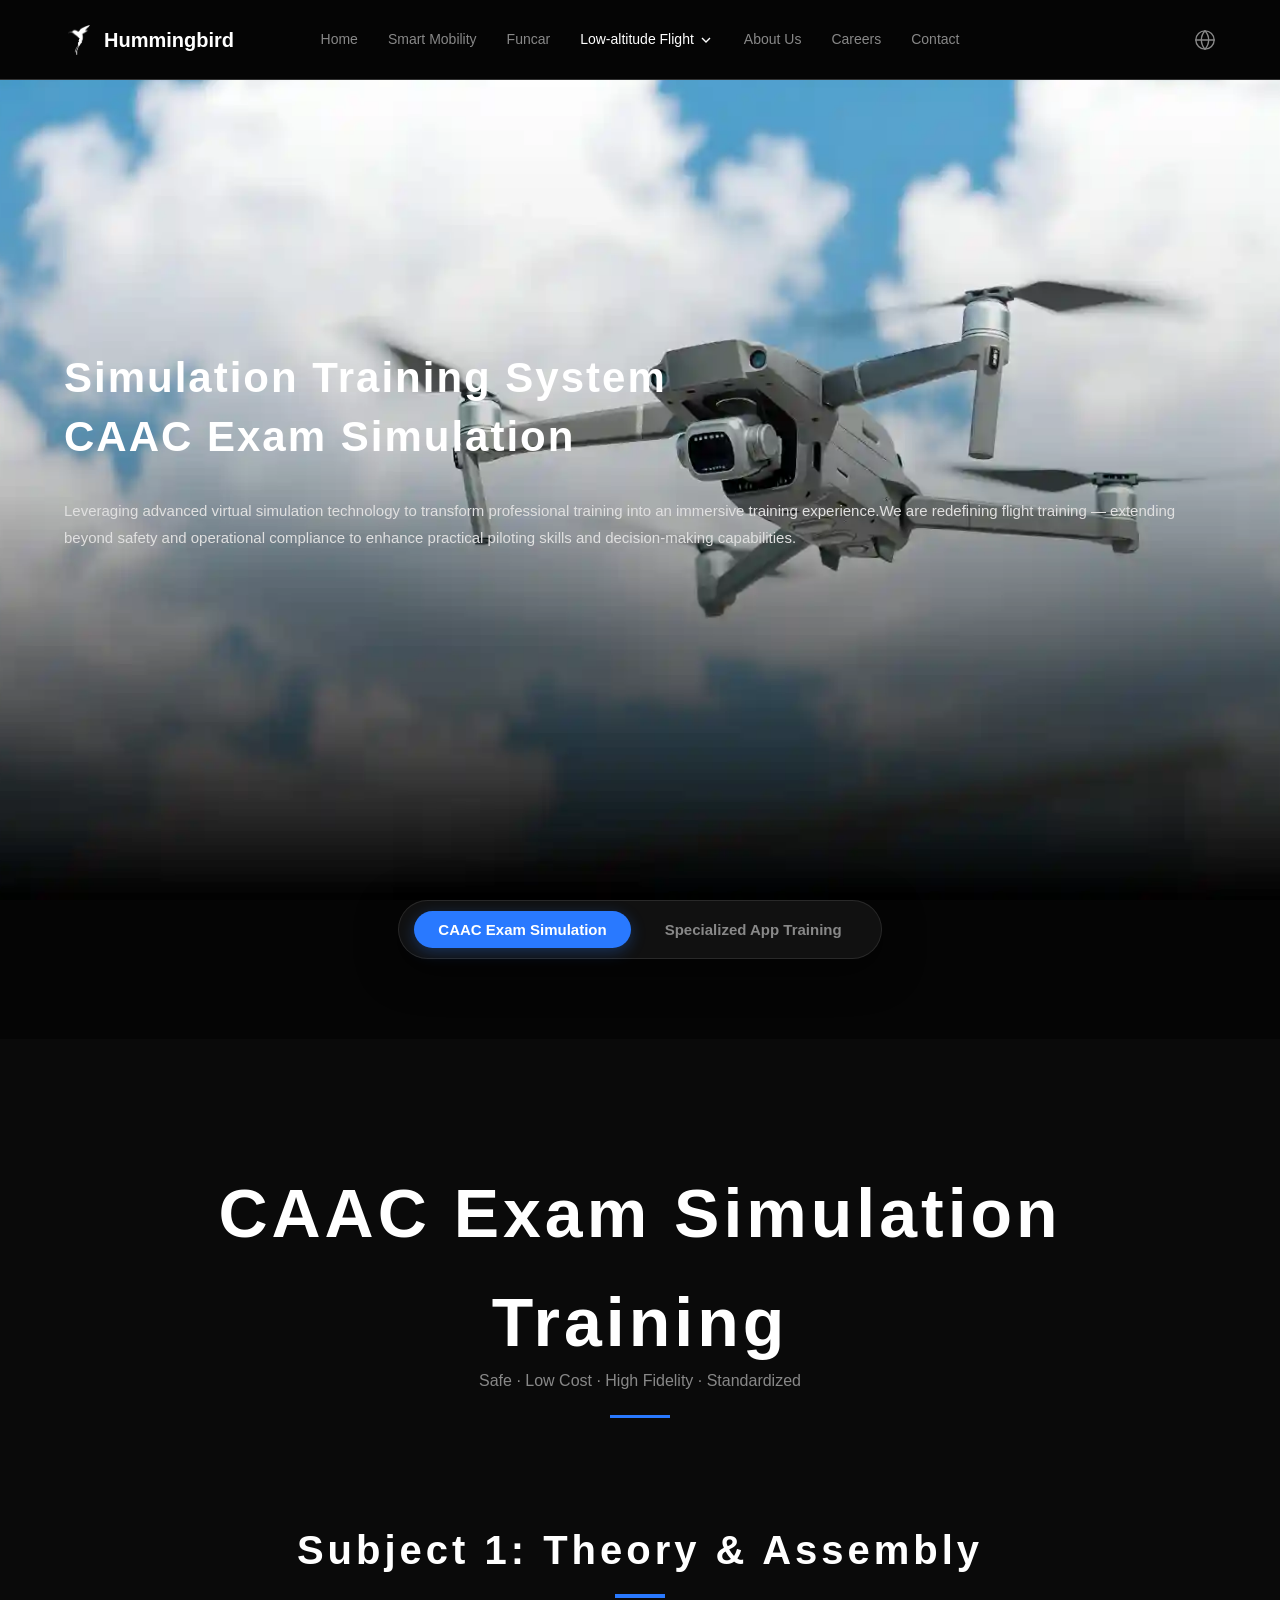
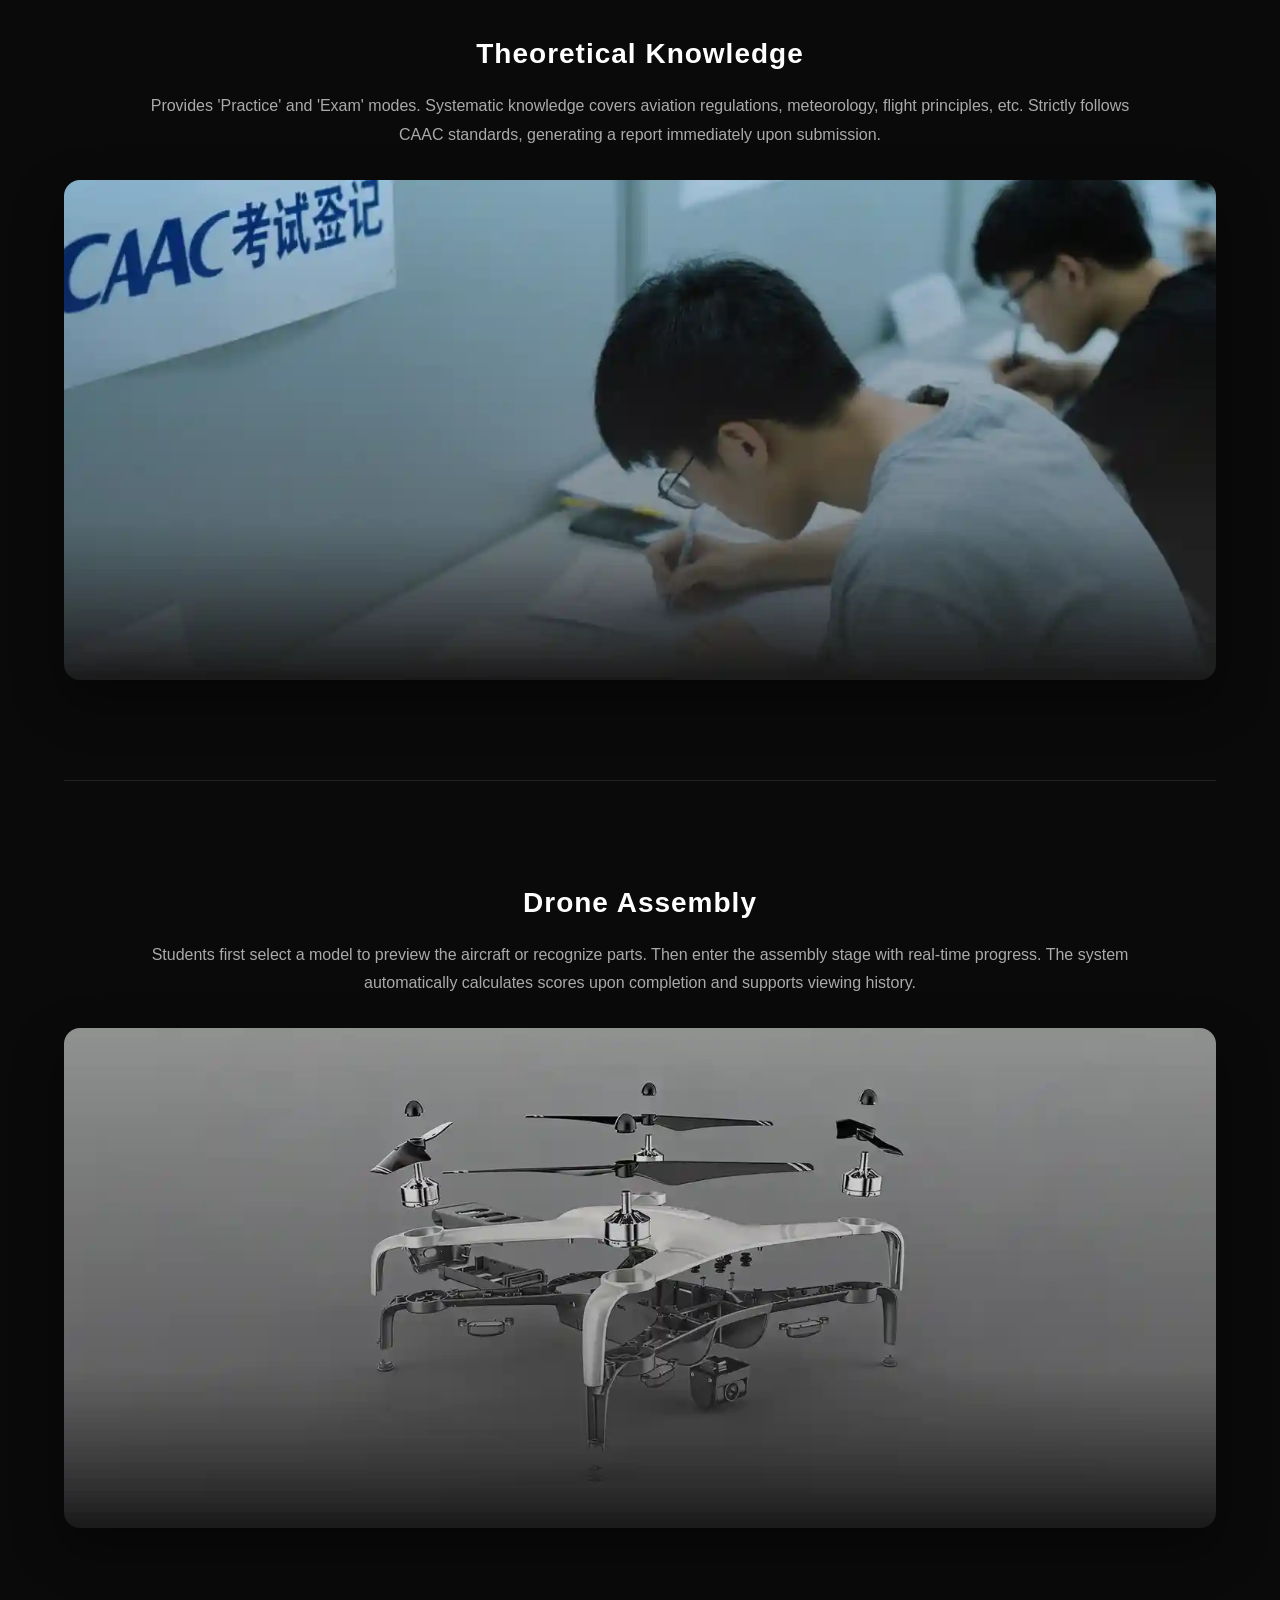
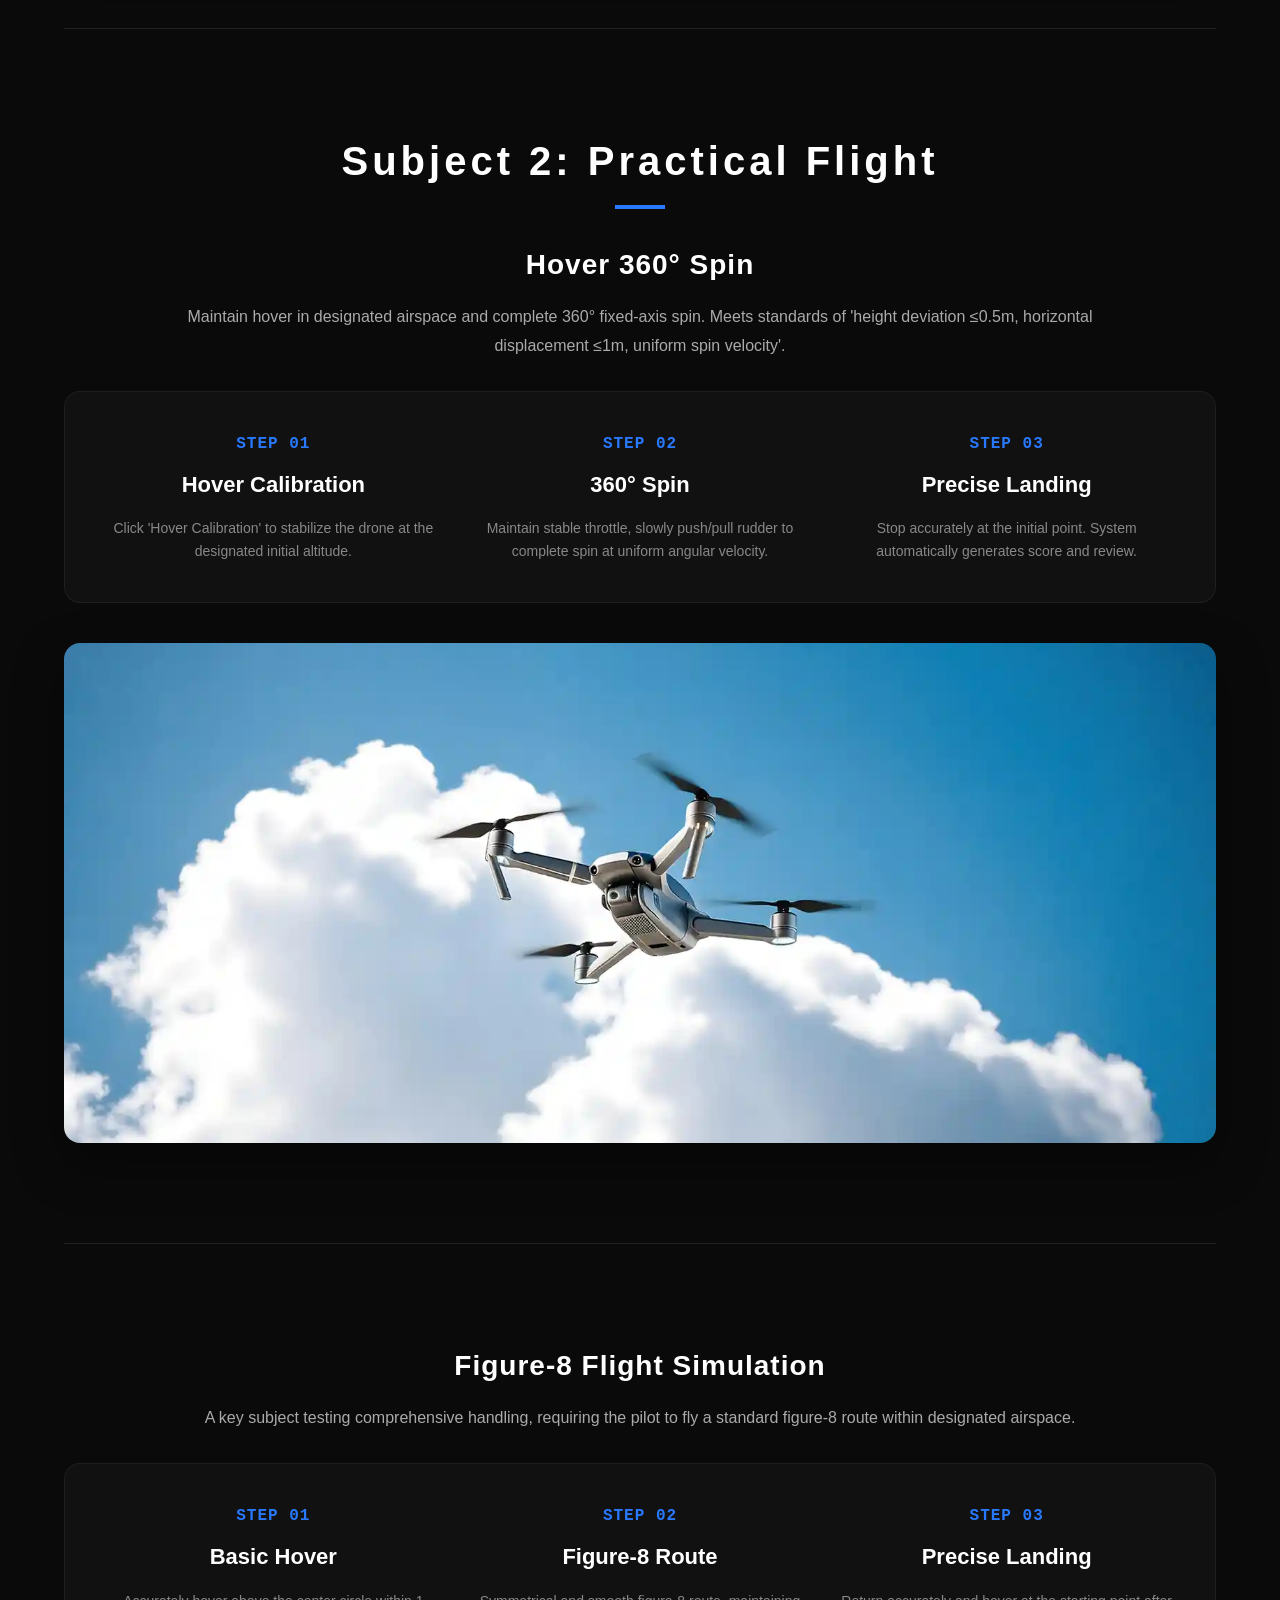
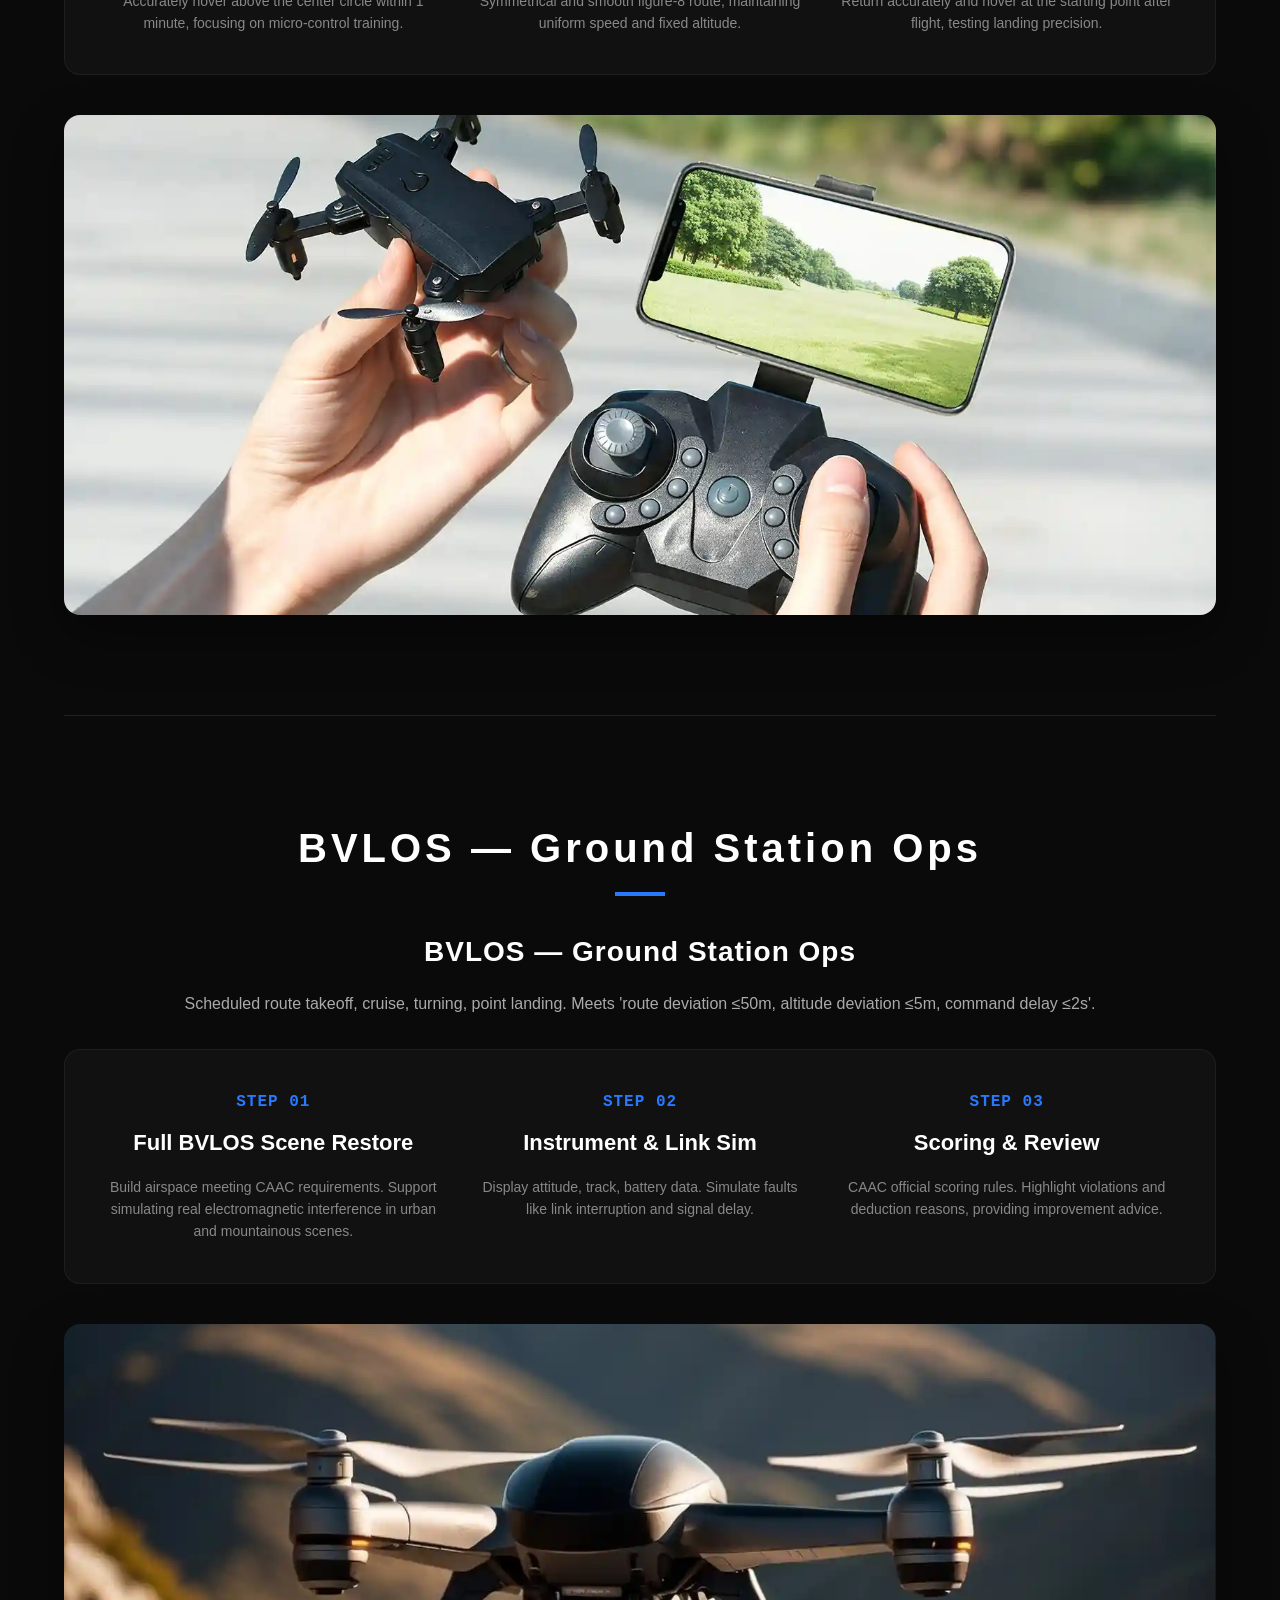
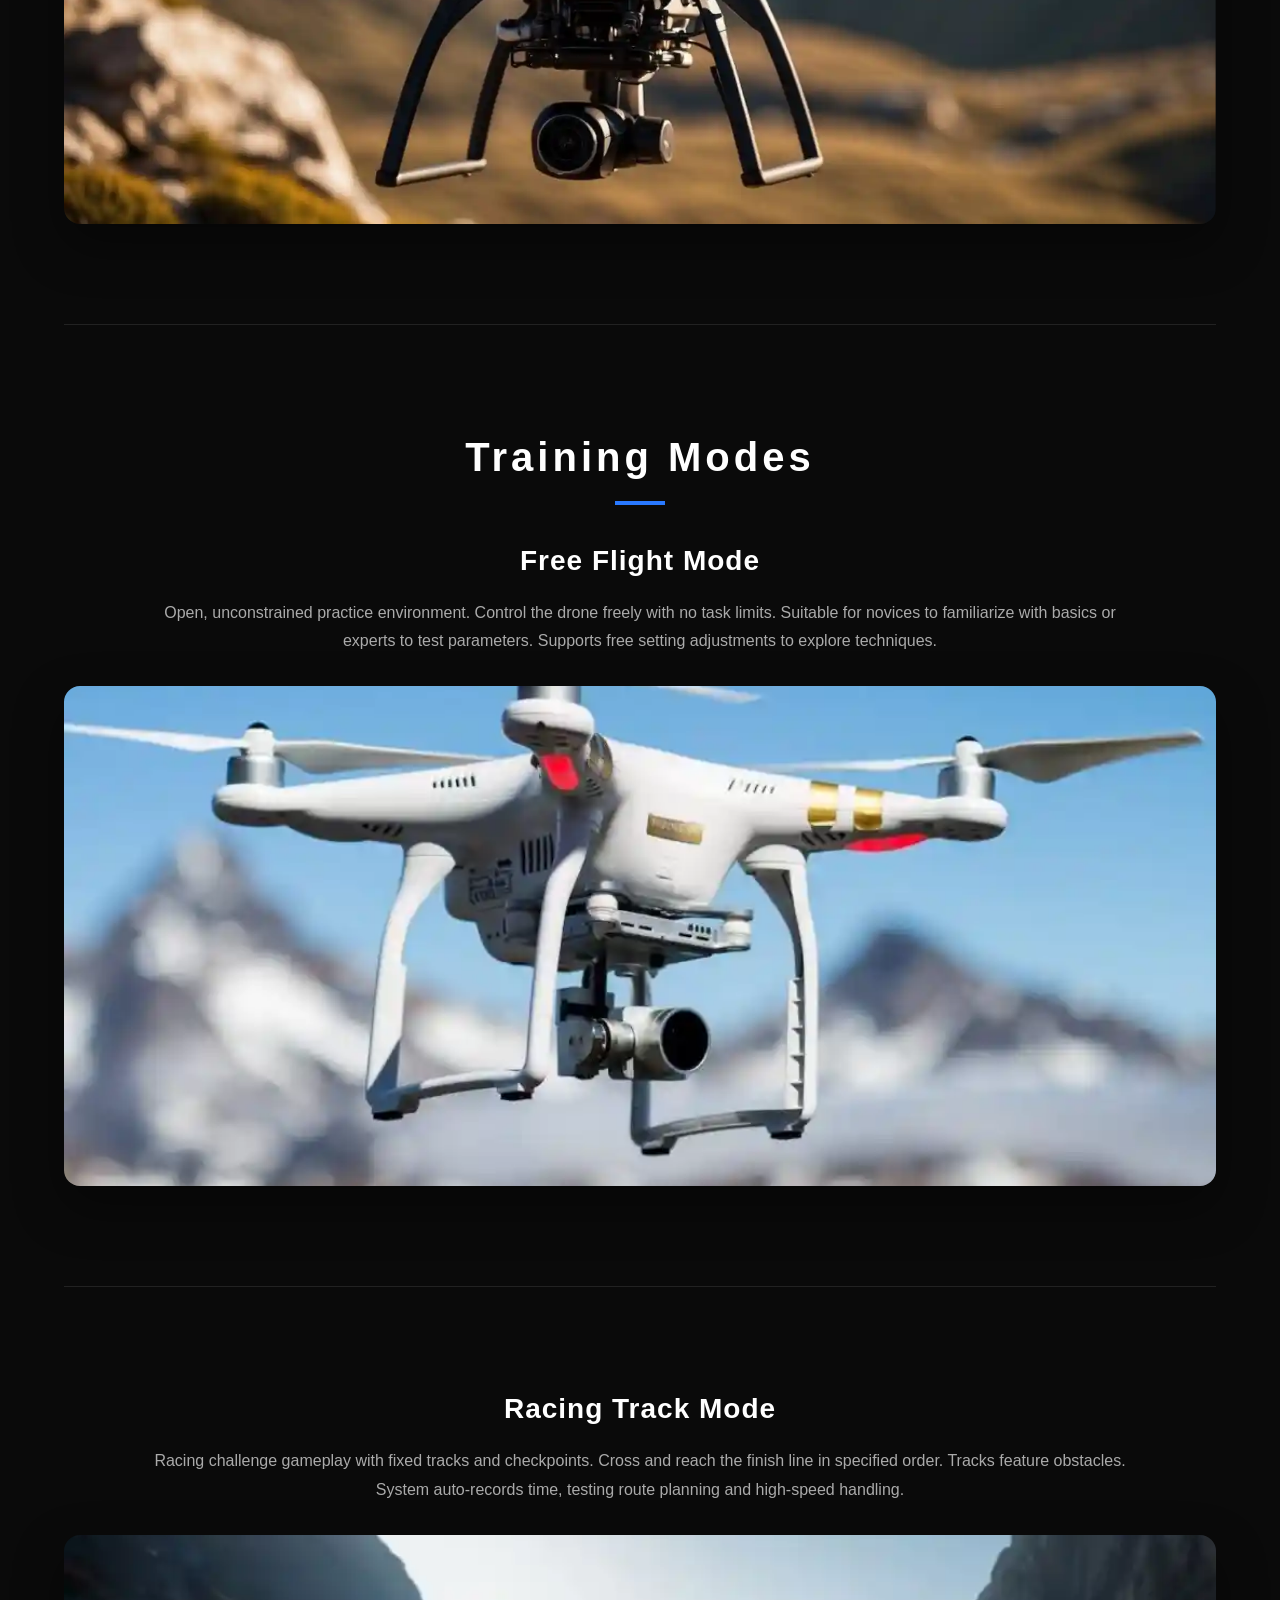
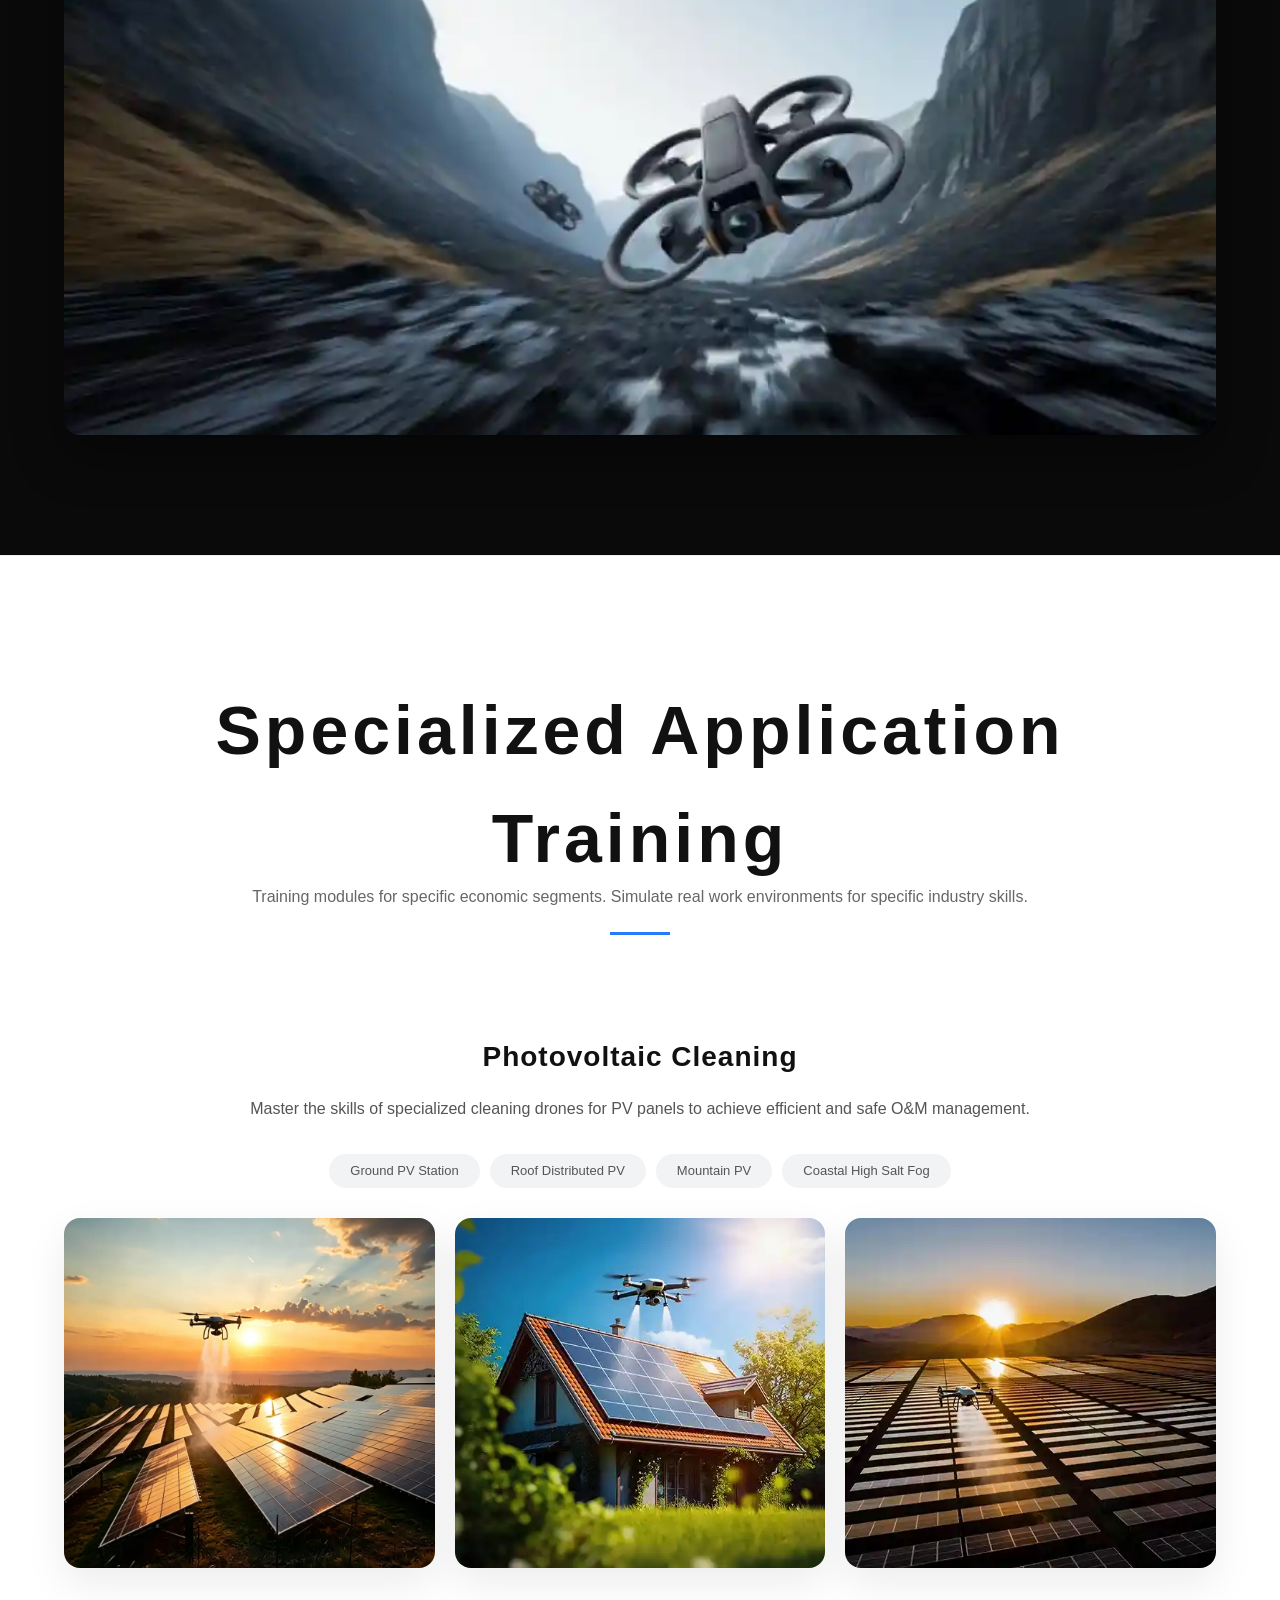
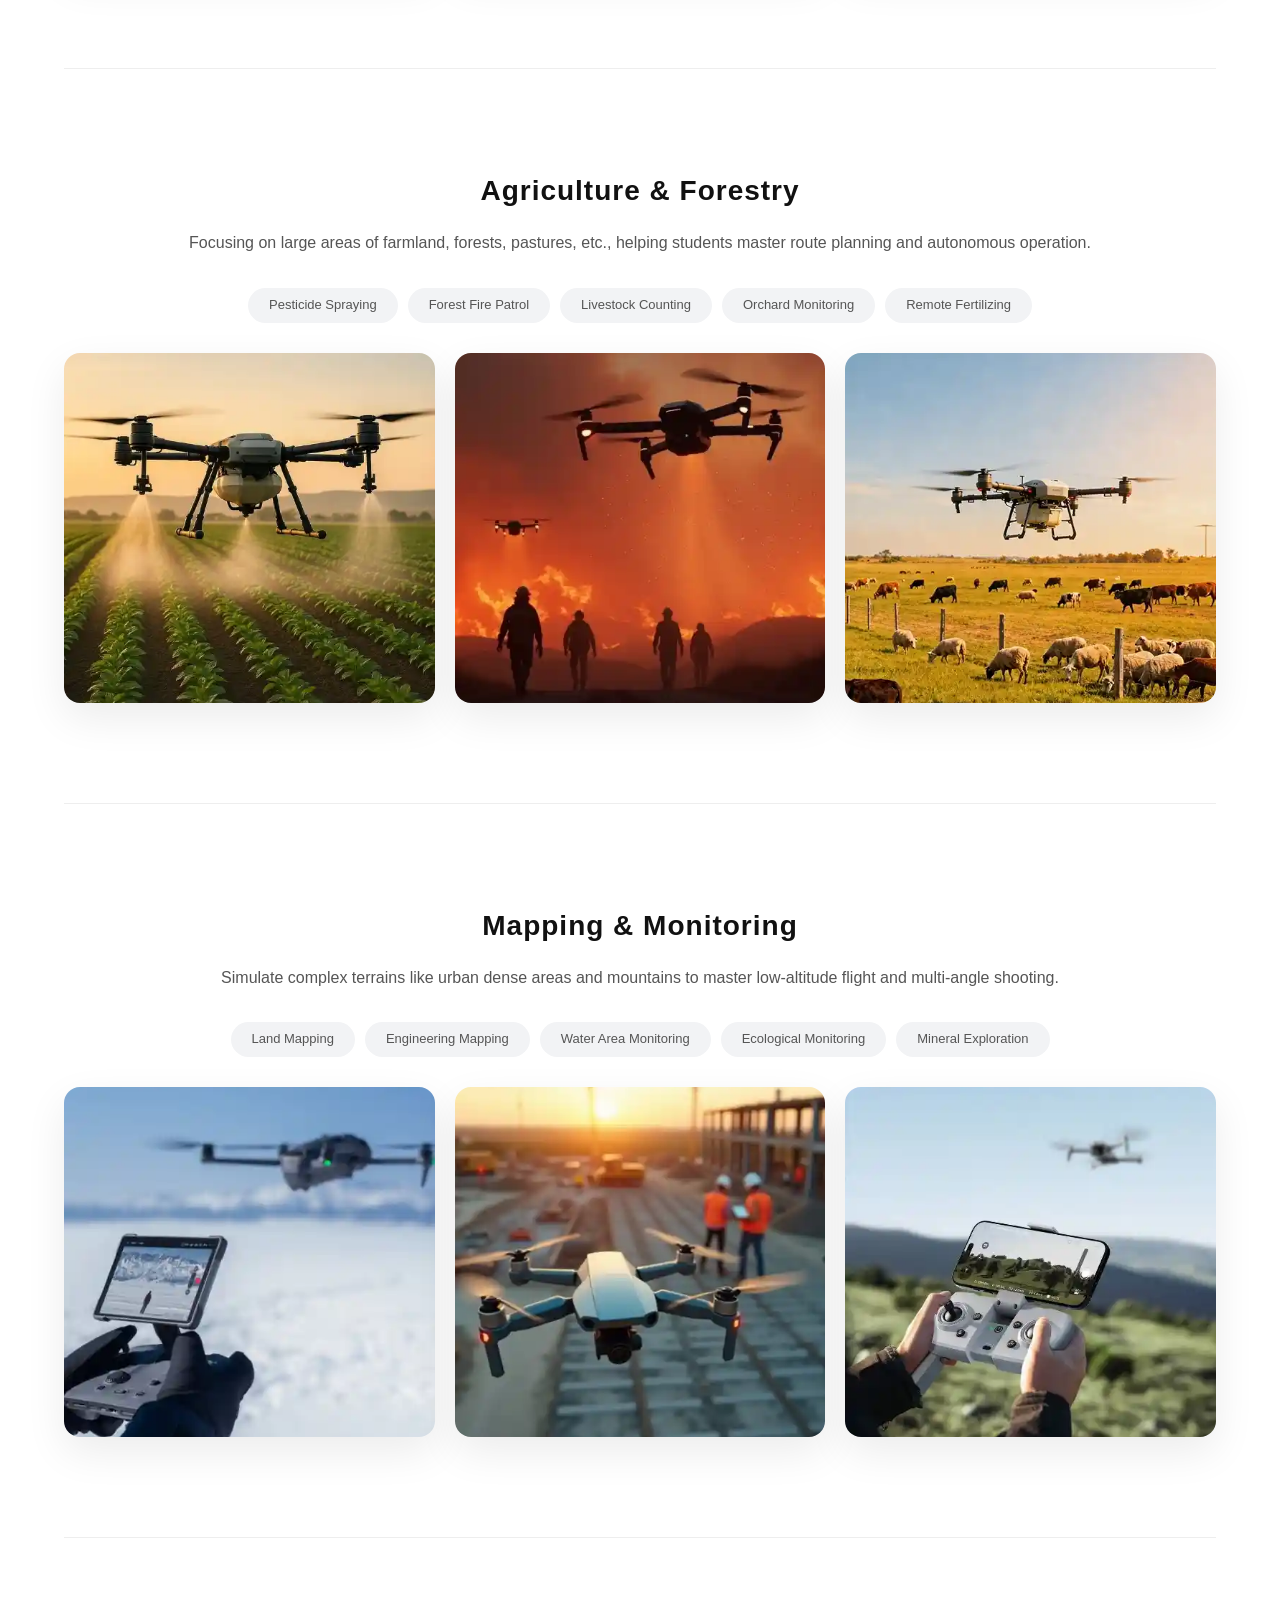
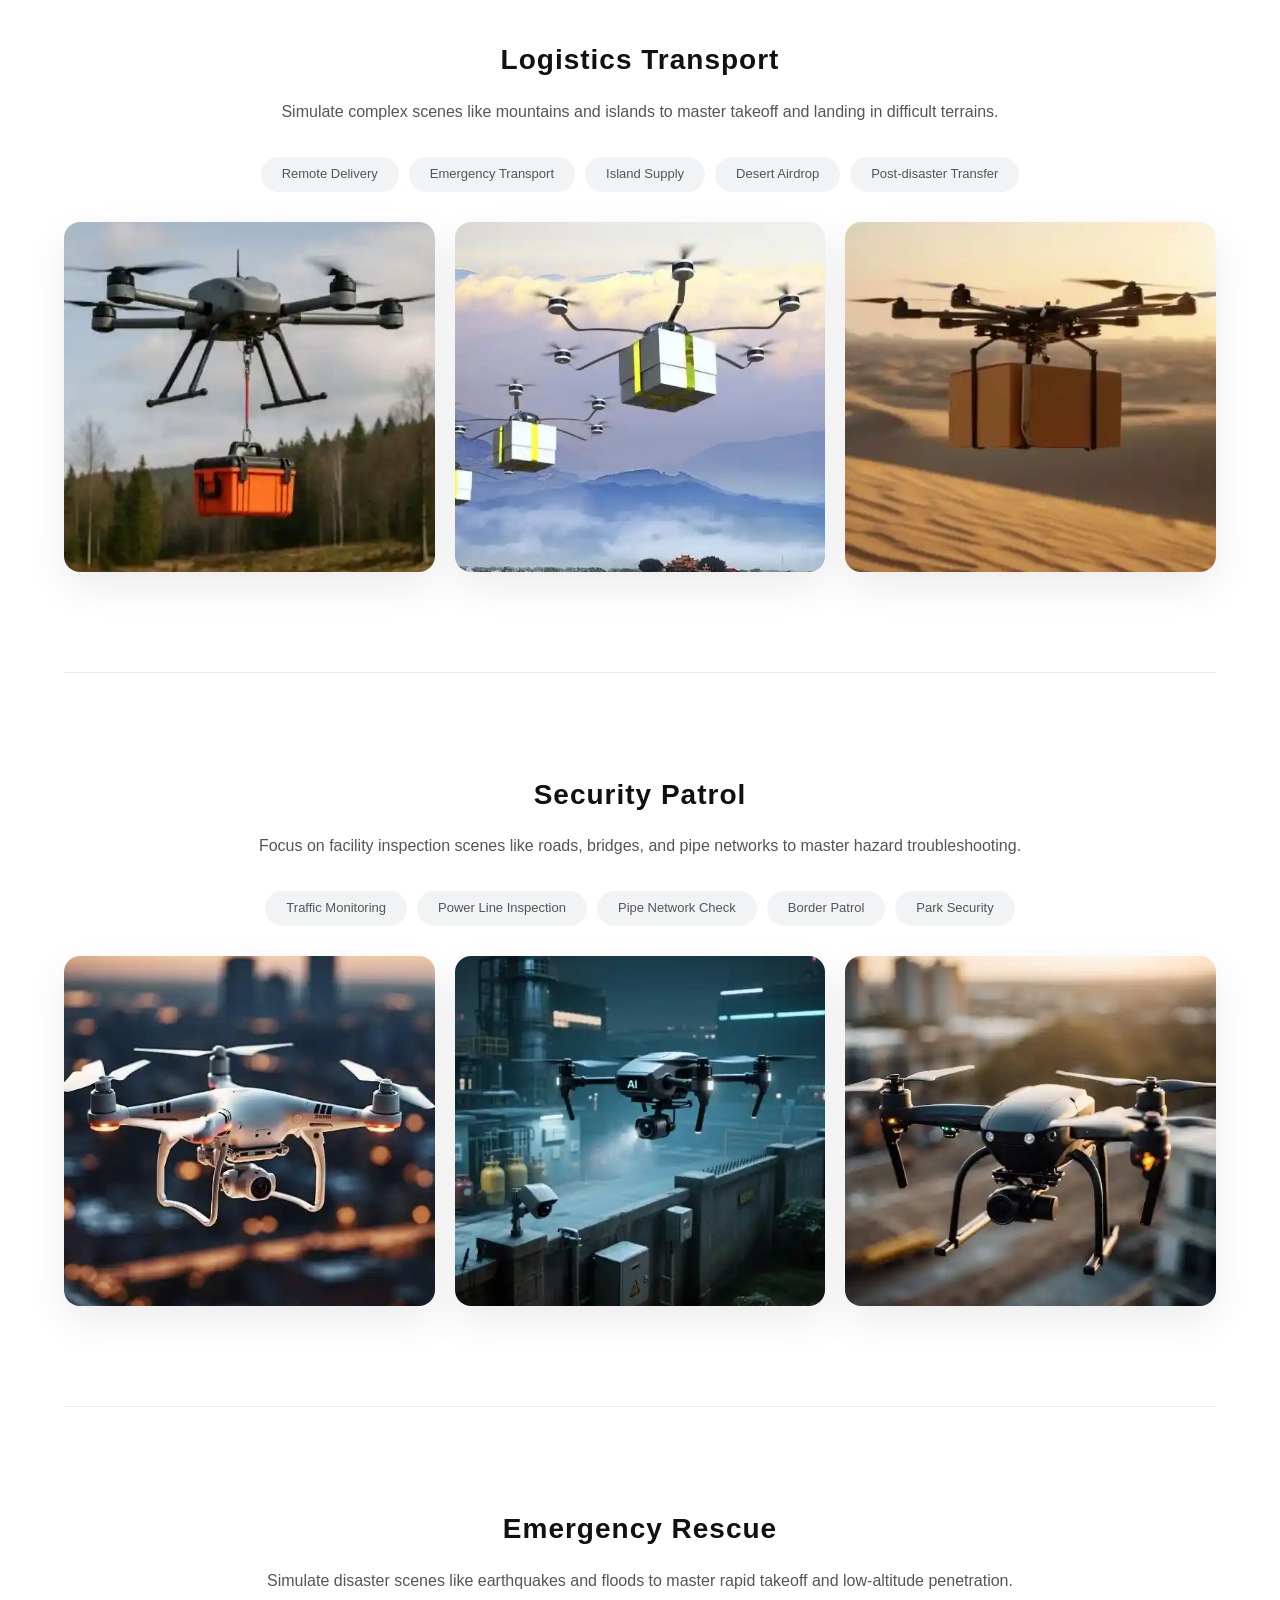
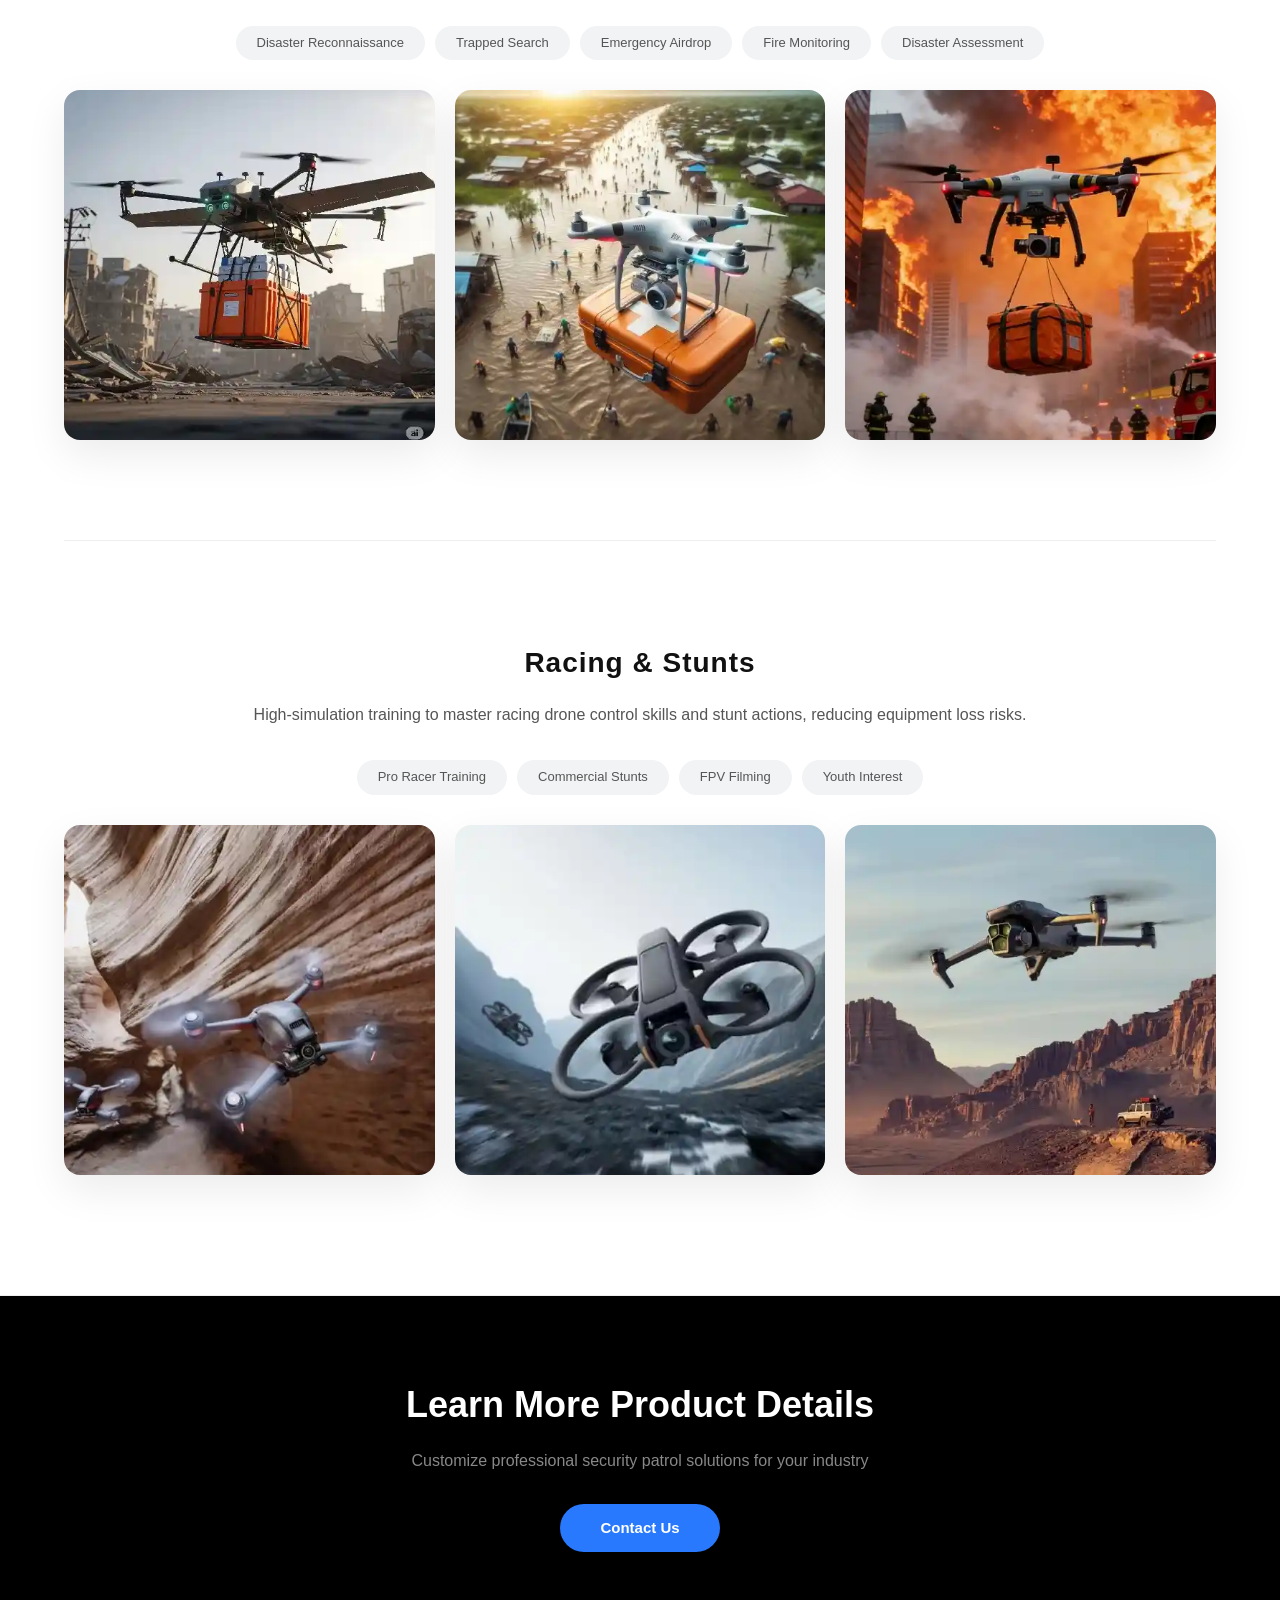
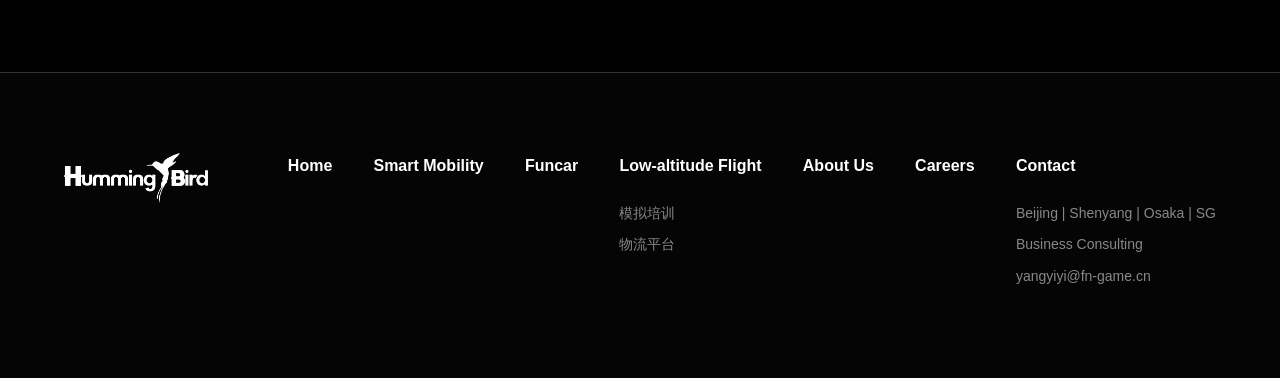
<file: flight-training.html>
<!DOCTYPE html>
<html lang="zh">
<head>
    <meta charset="UTF-8">
    <meta name="viewport" content="width=device-width, initial-scale=1.0">
    <title>模拟培训 - 低空飞行 - 蜂鸟互动</title>
    <link rel="stylesheet" href="style.css">
    <!-- 【修改】基于 IP 自动识别语言 + 防闪烁脚本 -->
    <script>
        (function() {
            // 1. 读取本地存储，看用户是否以前访问过或手动选过语言
            var savedLang = localStorage.getItem('preferredLang');
            
            // 如果已经有缓存，执行防闪烁逻辑并结束
            if (savedLang) {
                if (savedLang !== 'zh') {
                    document.documentElement.classList.add('lang-loading');
                }
                return; 
            }

            // 2. 如果是首次访问，先隐藏文字防止乱码闪烁
            document.documentElement.classList.add('lang-loading');

            // 3. 调用免费无限制的 GeoJS 接口获取当前 IP 的国家代码
            fetch('https://get.geojs.io/v1/ip/country.json')
                .then(function(response) { return response.json(); })
                .then(function(data) {
                    var country = data.country; // 返回两位字母代码，如 "CN", "JP", "US"
                    var targetLang = 'en';      // 默认设置为英语 (除中、日外的其他 IP)

                    // 4. 判断逻辑
                    if (['CN', 'TW', 'HK', 'MO'].indexOf(country) !== -1) {
                        targetLang = 'zh'; // 中国大陆及港澳台 IP -> 中文
                    } else if (country === 'JP') {
                        targetLang = 'ja'; // 日本 IP -> 日文
                    }

                    // 5. 保存设置到本地
                    localStorage.setItem('preferredLang', targetLang);

                    // 6. 刷新页面以应用新语言 (由于接口极快，仅在用户有生之年第一次访问时闪刷一次)
                    location.reload();
                })
                .catch(function() {
                    // 如果由于网络原因 API 请求失败，兜底显示英语
                    localStorage.setItem('preferredLang', 'en');
                    location.reload();
                });
        })();
    </script>
</head>
<body>
    <!-- 统一的顶部导航栏 -->
    <header class="header">
        <div class="logo">
            <img class="logo-img" src="./images/hummingbird-logo1.webp" alt="Logo">
            <span data-i18n="header.logo">蜂鸟互动</span>
        </div>

        <nav class="nav-links">
            <div class="nav-item single-link">
                <a href="index.html" class="nav-link" data-i18n="header.nav.home">首页</a>
            </div>
            <div class="nav-item single-link">
                <a href="cases.html" class="nav-link" data-i18n="header.nav.mobility">智能出行</a>
            </div>
            <div class="nav-item single-link">
                <a href="funcar.html" class="nav-link" data-i18n="header.nav.funcar">Funcar</a>
            </div>
            

            <!-- 【修改】低空飞行 -->
            <div class="nav-item">
                <a href="javascript:void(0)" class="nav-link" id="flight-btn">
                    <span data-i18n="header.nav.flight">低空飞行</span>
                    <svg viewBox="0 0 24 24" width="16" height="16" stroke="currentColor" stroke-width="2" fill="none"><polyline points="6 9 12 15 18 9"></polyline></svg>
                </a>
                <div class="nav-dropdown-menu" id="flight-dropdown">
                    <a href="flight-training.html" data-i18n="header.nav.flight_sub1">模拟培训</a>
                    <a href="flight-logistics.html" data-i18n="header.nav.flight_sub2">物流平台</a>
                </div>
            </div>

            

            <div class="nav-item single-link">
                <a href="about.html" class="nav-link" data-i18n="header.nav.about">关于我们</a>
            </div>

            <div class="nav-item single-link">
                <a href="careers.html" class="nav-link" data-i18n="header.nav.careers">加入我们</a>
            </div>

            <div class="nav-item single-link">
                <a href="contact.html" class="nav-link" data-i18n="header.nav.contact">联系我们</a>
            </div>
            
        </nav>

        <div class="header-right">
            <div class="lang-switcher">
                <div class="globe-icon" id="lang-btn">
                    <svg xmlns="http://www.w3.org/2000/svg" viewBox="0 0 24 24" width="22" height="22" fill="none" stroke="currentColor" stroke-width="1.5" stroke-linecap="round" stroke-linejoin="round"><circle cx="12" cy="12" r="10"></circle><line x1="2" y1="12" x2="22" y2="12"></line><path d="M12 2 a 15.3 15.3 0 0 1 4 10 a 15.3 15.3 0 0 1 -4 10 a 15.3 15.3 0 0 1 -4 -10 a 15.3 15.3 0 0 1 4 -10 z"></path></svg>
                </div>
                <div class="lang-dropdown" id="lang-dropdown">
                    <div class="lang-option" data-lang="zh">中文</div>
                    <div class="lang-option" data-lang="en">English</div>
                    <div class="lang-option" data-lang="ja">日本語</div>
                </div>
            </div>
            <div class="menu-toggle" id="mobile-menu-btn">
                <span></span><span></span><span></span>
            </div>
        </div>
    </header>

    <!-- 1. 主视觉 -->
    <div class="cases-hero-bg" style="background-color: #141414;">
        <section class="cases-hero">
            <img class="cases-hero-img" src="./images/flight-training-hero.webp" alt="模拟培训">
            <div class="cases-hero-content">
                <h1 data-i18n="flight_training.hero.title">模拟培训系统<br>CAAC考试模拟培训</h1>
                <p data-i18n="flight_training.hero.subtitle">致力于通过先进的虚拟仿真技术，将专业飞行训练升级为沉浸式训练体验。我们重新定义飞行培训体系，在满足安全规范与标准化训练的基础上，进一步提升飞行员的实操能力与复杂环境下的决策水平。</p>
            </div>
        </section>
    </div>

    <!-- 2. 二级吸顶分类导航 -->
    <div class="cases-tab-nav" id="cases-tabs">
        <button class="tab-btn active" data-target="sec-caac" data-i18n="flight_training.subnav.t1">CAAC考试模拟培训</button>
        <button class="tab-btn" data-target="sec-special" data-i18n="flight_training.subnav.t2">专项应用培训</button>
    </div>

    <!-- 3. 模拟培训独立内容区 (完全重写) -->
    <section class="ft-page">
        
        <!-- ========================================== -->
        <!-- SECTION 1: CAAC考试模拟培训 (黑色背景)       -->
        <!-- ========================================== -->
        <div class="ft-section ft-dark-bg" id="sec-caac">
            <div class="ft-container">
                
                <!-- 头部大标题 -->
                <div class="ft-header">
                    <h2 data-i18n="flight_training.intro.title">CAAC考试模拟培训</h2>
                    <p data-i18n="flight_training.intro.subtitle">安全 · 低成本 · 高还原 · 标准化</p>
                </div>

                <!-- ================= 小标题：科目一 ================= -->
                <div class="ft-sub-header">
                    <h3 data-i18n="flight_training.subject1.title">科目一：理论与组装</h3>
                </div>

                <!-- 科目一：第1部分 (理论) -->
                <div class="ft-item">
                    <h3 data-i18n="flight_training.subject1.row1_t">理论知识</h3>
                    <p data-i18n="flight_training.subject1.row1_d">主要考察对法律法规、飞行原理、航空气象等基础知识的掌握程度。系统提供“练习”与“考试”两种模式，涵盖理论知识题库，严格按照 CAAC 标准设计，提交后立即生成成绩报告。</p>
                    <div class="ft-img-single">
                        <img src="./images/flight-training1-1.webp" alt="理论知识">
                    </div>
                </div>

                <!-- 科目一：第2部分 (组装) -->
                <div class="ft-item">
                    <h3 data-i18n="flight_training.subject1.row2_t">无人机组装</h3>
                    <p data-i18n="flight_training.subject1.row2_d">高精度的 3D 无人机虚拟组装，学员首先选择机型，预览飞机或认知零件。随后进入组装环节，实时显示进度，完成后系统自动结算成绩，支持查看历史记录。</p>
                    <div class="ft-img-single">
                        <img src="./images/flight-training1-2.webp" alt="无人机组装">
                    </div>
                </div>

                <!-- ================= 小标题：科目二 ================= -->
                <div class="ft-sub-header">
                    <h3 data-i18n="flight_training.subject2.title">科目二：实操飞行</h3>
                </div>

                <!-- 科目二：第1部分 (自旋) -->
                <div class="ft-item">
                    <h3 data-i18n="flight_training.subject2.card1_t">悬停 360° 自旋</h3>
                    <p data-i18n="flight_training.subject2.card1_sub">指定空域保持悬停，完成 360° 定轴自旋。严格考核飞行员的空间方向感和微操能力，满足“高度偏差≤0.5m，水平位移≤1m，自旋角速度均匀”等标准化要求。</p>
                    
                    <div class="ft-steps-wrap">
                        <div class="ft-step">
                            <span class="ft-step-num">Step 01</span>
                            <h4 data-i18n="flight_training.subject2.c1_s1_t">悬停校准</h4>
                            <p data-i18n="flight_training.subject2.c1_s1_d">点击“悬停校准”，将无人机稳定在指定初抬位置。</p>
                        </div>
                        <div class="ft-step">
                            <span class="ft-step-num">Step 02</span>
                            <h4 data-i18n="flight_training.subject2.c1_s2_t">360° 自旋</h4>
                            <p data-i18n="flight_training.subject2.c1_s2_d">保持油门稳定，缓慢推拉方向舵，以均匀角速度完成自旋。</p>
                        </div>
                        <div class="ft-step">
                            <span class="ft-step-num">Step 03</span>
                            <h4 data-i18n="flight_training.subject2.c1_s3_t">精准降落</h4>
                            <p data-i18n="flight_training.subject2.c1_s3_d">自旋完成后，精准停回初始点，系统自动生成评分及复盘。</p>
                        </div>
                    </div>

                    <div class="ft-img-single">
                        <img src="./images/flight-training2-1.webp" alt="悬停360°自旋">
                    </div>
                </div>

                <!-- 科目二：第2部分 (八字飞行) -->
                <div class="ft-item">
                    <h3 data-i18n="flight_training.subject2.card2_t">八字飞行模拟训练</h3>
                    <p data-i18n="flight_training.subject2.card2_sub">考核飞行员综合操控能力的关键科目，要求飞手在规定空域内操控无人机沿标准8字形航线飞行，考验双手协调能力与空间方向感。</p>
                    
                    <div class="ft-steps-wrap">
                        <div class="ft-step">
                            <span class="ft-step-num">Step 01</span>
                            <h4 data-i18n="flight_training.subject2.c2_s1_t">基础悬停</h4>
                            <p data-i18n="flight_training.subject2.c2_s1_d">1分钟内精准悬停中心圈上方，重点训练微操能力。</p>
                        </div>
                        <div class="ft-step">
                            <span class="ft-step-num">Step 02</span>
                            <h4 data-i18n="flight_training.subject2.c2_s2_t">八字航线</h4>
                            <p data-i18n="flight_training.subject2.c2_s2_d">对称、圆滑的8字形航线，保持匀速与固定高度。</p>
                        </div>
                        <div class="ft-step">
                            <span class="ft-step-num">Step 03</span>
                            <h4 data-i18n="flight_training.subject2.c2_s3_t">精准降落</h4>
                            <p data-i18n="flight_training.subject2.c2_s3_d">完成飞行后准确返回并悬停起始点，考核降落精准度。</p>
                        </div>
                    </div>

                    <div class="ft-img-single">
                        <img src="./images/flight-training2-2.webp" alt="八字飞行模拟训练">
                    </div>
                </div>

                <!-- ================= 小标题：超视距 ================= -->
                <div class="ft-sub-header">
                    <h3 data-i18n="flight_training.bvlos.title">超视距：地面站操作</h3>
                </div>

                <!-- 超视距内容 -->
                <div class="ft-item">
                    <h3 data-i18n="flight_training.bvlos.title">地面站操作</h3>
                    <p data-i18n="flight_training.bvlos.subtitle">预定航线起飞、巡航、转弯、定点降落。全面考核学员在超视距（BVLOS）状态下对无人机姿态、航迹及突发故障的综合处理能力。</p>
                    
                    <div class="ft-steps-wrap">
                        <div class="ft-step">
                            <span class="ft-step-num">Step 01</span>
                            <h4 data-i18n="flight_training.bvlos.s1_t">超视距场景全还原</h4>
                            <p data-i18n="flight_training.bvlos.s1_d">构建符合CAAC要求的空域，支持城市、山区等场景模拟真实电磁干扰环境。</p>
                        </div>
                        <div class="ft-step">
                            <span class="ft-step-num">Step 02</span>
                            <h4 data-i18n="flight_training.bvlos.s2_t">仪表与链路模拟</h4>
                            <p data-i18n="flight_training.bvlos.s2_d">显示姿态、航迹、电池等数据，逼真模拟链路中断、信号延迟等突发故障。</p>
                        </div>
                        <div class="ft-step">
                            <span class="ft-step-num">Step 03</span>
                            <h4 data-i18n="flight_training.bvlos.s3_t">官方评分与复盘</h4>
                            <p data-i18n="flight_training.bvlos.s3_d">基于CAAC官方评分规则，标注违规操作及扣分原因，提供针对性改进建议。</p>
                        </div>
                    </div>

                    <div class="ft-img-single">
                        <img src="./images/flight-training3.webp" alt="超视距地面站">
                    </div>
                </div>

                <!-- ================= 小标题：训练模式 ================= -->
                <div class="ft-sub-header">
                    <h3 data-i18n="flight_training.modes.title">训练模式</h3>
                </div>

                <!-- 训练模式：第1部分 (自由飞行) -->
                <div class="ft-item">
                    <h3 data-i18n="flight_training.modes.m1_t">自由飞行模式</h3>
                    <p data-i18n="flight_training.modes.m1_d">提供开放、无约束的练习环境。随意操控无人机，无任务限制。适合新手熟悉基础操作或高手测试飞行参数。支持自由调整设置，探索飞行技巧。</p>
                    <div class="ft-img-single">
                        <img src="./images/flight-training4-1.webp" alt="自由飞行">
                    </div>
                </div>

                <!-- 训练模式：第2部分 (竞速赛道) -->
                <div class="ft-item">
                    <h3 data-i18n="flight_training.modes.m2_t">竞速赛道模式</h3>
                    <p data-i18n="flight_training.modes.m2_d">硬核的竞速挑战玩法，设有固定赛道及检查点。按规定顺序穿越并抵达终点。赛道内设置障碍物，系统自动记录用时，极度考验航线规划与高速操控能力。</p>
                    <div class="ft-img-single">
                        <img src="./images/flight-training4-2.webp" alt="竞速赛道">
                    </div>
                </div>

            </div>
        </div>

        <!-- ========================================== -->
        <!-- SECTION 2: 专项应用培训 (白色交替背景)       -->
        <!-- ========================================== -->
        <div class="ft-section ft-light-bg" id="sec-special">
            <div class="ft-container">
                
                <!-- 头部标题 (白底深字) -->
                <div class="ft-header">
                    <h2 data-i18n="flight_training.special.title">专项应用培训</h2>
                    <p data-i18n="flight_training.special.sub">为加速学员从培训到岗位的无缝对接，针对低空经济细分领域的应用类培训模块。</p>
                </div>

                <!-- 1. 光伏清洗 -->
                <div class="ft-item">
                    <h3 data-i18n="flight_training.special.c1_t">光伏清洗</h3>
                    <p data-i18n="flight_training.special.c1_d">通过模拟培训，帮助操作人员熟练掌握光伏板专用清洗无人机的作业技能，实现光伏电站高效、安全、低成本的运维管理。</p>
                    
                    <div class="ft-tags-wrap">
                        <span class="ft-tag" data-i18n="flight_training.special.c1_t1">地面集中式光伏电站</span>
                        <span class="ft-tag" data-i18n="flight_training.special.c1_t2">屋顶分布式光伏板</span>
                        <span class="ft-tag" data-i18n="flight_training.special.c1_t3">山地光伏电站</span>
                        <span class="ft-tag" data-i18n="flight_training.special.c1_t4">沿海高盐雾地区组件</span>
                    </div>

                    <div class="ft-img-grid">
                        <div class="ft-img-single"><img src="images/flight-training5-1.webp" alt="光伏清洗1"></div>
                        <div class="ft-img-single"><img src="images/flight-training5-2.webp" alt="光伏清洗2"></div>
                        <div class="ft-img-single"><img src="images/flight-training5-3.webp" alt="光伏清洗3"></div>
                    </div>
                </div>

                <!-- 2. 农林牧渔 -->
                <div class="ft-item">
                    <h3 data-i18n="flight_training.special.c2_t">农林牧渔</h3>
                    <p data-i18n="flight_training.special.c2_d">重点针对大面积耕地、林地、牧场及山地丘陵等场景，帮助学员熟练掌握航线规划、自主作业技能。</p>
                    
                    <div class="ft-tags-wrap">
                        <span class="ft-tag" data-i18n="flight_training.special.c2_t1">农田农药喷洒</span>
                        <span class="ft-tag" data-i18n="flight_training.special.c2_t2">林地火情巡查</span>
                        <span class="ft-tag" data-i18n="flight_training.special.c2_t3">牧场牲畜计数</span>
                        <span class="ft-tag" data-i18n="flight_training.special.c2_t4">果园长势监测</span>
                        <span class="ft-tag" data-i18n="flight_training.special.c2_t5">偏远地块播撒施肥</span>
                    </div>

                    <div class="ft-img-grid">
                        <div class="ft-img-single"><img src="images/flight-training6-1.webp" alt="农林牧渔1"></div>
                        <div class="ft-img-single"><img src="images/flight-training6-2.webp" alt="农林牧渔2"></div>
                        <div class="ft-img-single"><img src="images/flight-training6-3.webp" alt="农林牧渔3"></div>
                    </div>
                </div>

                <!-- 3. 测绘/监测 -->
                <div class="ft-item">
                    <h3 data-i18n="flight_training.special.c3_t">测绘/监测</h3>
                    <p data-i18n="flight_training.special.c3_d">模拟城市密集区、山区水域等复杂地形环境，助力操作人员熟练掌握低空飞行、多角度拍摄、狭小空间作业等技能。</p>
                    
                    <div class="ft-tags-wrap">
                        <span class="ft-tag" data-i18n="flight_training.special.c3_t1">国土空间测绘</span>
                        <span class="ft-tag" data-i18n="flight_training.special.c3_t2">公路/铁路工程测绘</span>
                        <span class="ft-tag" data-i18n="flight_training.special.c3_t3">水域面积监测</span>
                        <span class="ft-tag" data-i18n="flight_training.special.c3_t4">生态环境监测</span>
                        <span class="ft-tag" data-i18n="flight_training.special.c3_t5">矿产资源勘探</span>
                    </div>

                    <div class="ft-img-grid">
                        <div class="ft-img-single"><img src="images/flight-training7-1.webp" alt="测绘监测1"></div>
                        <div class="ft-img-single"><img src="images/flight-training7-2.webp" alt="测绘监测2"></div>
                        <div class="ft-img-single"><img src="images/flight-training7-3.webp" alt="测绘监测3"></div>
                    </div>
                </div>

                <!-- 4. 物流运输 -->
                <div class="ft-item">
                    <h3 data-i18n="flight_training.special.c4_t">物流运输</h3>
                    <p data-i18n="flight_training.special.c4_d">针对传统交通不便区域的物流需求，重点模拟大山、岛屿、沙漠、偏远乡村等复杂场景，帮助学员熟练掌握复杂地形起降。</p>
                    
                    <div class="ft-tags-wrap">
                        <span class="ft-tag" data-i18n="flight_training.special.c4_t1">偏远乡村物资配送</span>
                        <span class="ft-tag" data-i18n="flight_training.special.c4_t2">山区急救物资运输</span>
                        <span class="ft-tag" data-i18n="flight_training.special.c4_t3">海岛生活物资补给</span>
                        <span class="ft-tag" data-i18n="flight_training.special.c4_t4">沙漠勘探物资投放</span>
                        <span class="ft-tag" data-i18n="flight_training.special.c4_t5">灾后临时物流转运</span>
                    </div>

                    <div class="ft-img-grid">
                        <div class="ft-img-single"><img src="images/flight-training8-1.webp" alt="物流运输1"></div>
                        <div class="ft-img-single"><img src="images/flight-training8-2.webp" alt="物流运输2"></div>
                        <div class="ft-img-single"><img src="images/flight-training8-3.webp" alt="物流运输3"></div>
                    </div>
                </div>

                <!-- 5. 安防巡检 -->
                <div class="ft-item">
                    <h3 data-i18n="flight_training.special.c5_t">安防巡检</h3>
                    <p data-i18n="flight_training.special.c5_d">面向城市运行与安全管控需求，重点模拟道路、桥梁、管网等设施巡检场景，帮助操作人员熟练掌握隐患排查、数据记录。</p>
                    
                    <div class="ft-tags-wrap">
                        <span class="ft-tag" data-i18n="flight_training.special.c5_t1">城市交通拥堵监测</span>
                        <span class="ft-tag" data-i18n="flight_training.special.c5_t2">电力/通信线路巡检</span>
                        <span class="ft-tag" data-i18n="flight_training.special.c5_t3">城市管网隐患排查</span>
                        <span class="ft-tag" data-i18n="flight_training.special.c5_t4">边境线巡逻</span>
                        <span class="ft-tag" data-i18n="flight_training.special.c5_t5">园区/商圈安防监控</span>
                    </div>

                    <div class="ft-img-grid">
                        <div class="ft-img-single"><img src="images/flight-training9-1.webp" alt="安防巡检1"></div>
                        <div class="ft-img-single"><img src="images/flight-training9-2.webp" alt="安防巡检2"></div>
                        <div class="ft-img-single"><img src="images/flight-training9-3.webp" alt="安防巡检3"></div>
                    </div>
                </div>

                <!-- 6. 应急救援 -->
                <div class="ft-item">
                    <h3 data-i18n="flight_training.special.c6_t">应急救援</h3>
                    <p data-i18n="flight_training.special.c6_d">聚焦应急救援与自然灾害处置场景，重点模拟地震、洪水、火灾等灾害现场，帮助操作人员熟练掌握快速起飞、低空突防。</p>
                    
                    <div class="ft-tags-wrap">
                        <span class="ft-tag" data-i18n="flight_training.special.c6_t1">自然灾害现场侦察</span>
                        <span class="ft-tag" data-i18n="flight_training.special.c6_t2">被困人员搜索定位</span>
                        <span class="ft-tag" data-i18n="flight_training.special.c6_t3">应急救援物资投放</span>
                        <span class="ft-tag" data-i18n="flight_training.special.c6_t4">火灾现场火势监测</span>
                        <span class="ft-tag" data-i18n="flight_training.special.c6_t5">灾后灾情评估</span>
                    </div>

                    <div class="ft-img-grid">
                        <div class="ft-img-single"><img src="images/flight-training10-1.webp" alt="应急救援1"></div>
                        <div class="ft-img-single"><img src="images/flight-training10-2.webp" alt="应急救援2"></div>
                        <div class="ft-img-single"><img src="images/flight-training10-3.webp" alt="应急救援3"></div>
                    </div>
                </div>

                <!-- 7. 竞速特技 -->
                <div class="ft-item">
                    <h3 data-i18n="flight_training.special.c7_t">竞速特技</h3>
                    <p data-i18n="flight_training.special.c7_d">通过高仿真模拟训练，帮助学员快速掌握竞速无人机操控技巧与特技动作要领，降低真机训练的设备损耗与安全风险。</p>
                    
                    <div class="ft-tags-wrap">
                        <span class="ft-tag" data-i18n="flight_training.special.c7_t1">专业赛道选手培养</span>
                        <span class="ft-tag" data-i18n="flight_training.special.c7_t2">商业演出特技培训</span>
                        <span class="ft-tag" data-i18n="flight_training.special.c7_t3">竞速FPV航拍教学</span>
                        <span class="ft-tag" data-i18n="flight_training.special.c7_t4">青少年兴趣培养</span>
                    </div>

                    <div class="ft-img-grid">
                        <div class="ft-img-single"><img src="images/flight-training11-1.webp" alt="竞速特技1"></div>
                        <div class="ft-img-single"><img src="images/flight-training11-2.webp" alt="竞速特技2"></div>
                        <div class="ft-img-single"><img src="images/flight-training11-3.webp" alt="竞速特技3"></div>
                    </div>
                </div>

            </div>
        </div>
    </section>
    <!-- 底部 CTA (加上 ID 以便监听隐藏导航) -->
    <section class="cases-cta section-padding" id="results-section" style="text-align: center; padding-bottom: 120px; background-color: #000000;">
        <h2 data-i18n="flight_training.cta.title" style="font-size: 36px; margin-bottom: 15px;">了解更多产品详情</h2>
        <p data-i18n="flight_training.cta.sub" style="color: #888; margin-bottom: 30px;">为您的行业定制专业的模拟培训解决方案</p>
        <a href="#footer" class="btn-solid" data-i18n="flight_training.cta.btn">联系我们</a>
    </section>

    <!-- 统一的底部导航栏 (Final Footer) -->
    <footer class="footer" id="footer">
        <div class="footer-container">
            <!-- 左侧 Logo -->
            <div class="footer-left">
                <div class="footer-logo">
                    <img class="logo-img" src="./images/hummingbird-logo2.webp" alt="Logo">
                </div>
            </div>

            <!-- 右侧 导航列 (完全匹配最新头部导航) -->
            <div class="footer-nav">
                
                <!-- 1. 首页 (作为独立可点标题) -->
                <div class="f-col">
                    <h4><a href="index.html" data-i18n="header.nav.home">首页</a></h4>
                    <div class="f-links"></div>
                </div>

                <!-- 2. 智能出行 -->
                <div class="f-col">
                    <h4><a href="cases.html" data-i18n="header.nav.mobility">智能出行</a></h4>
                    <div class="f-links"></div>
                </div>

                <!-- 3. Funcar -->
                <div class="f-col">
                    <h4><a href="funcar.html" data-i18n="header.nav.funcar">Funcar</a></h4>
                    <div class="f-links"></div>
                </div>

                <!-- 4. 低空飞行 (带子菜单) -->
                <div class="f-col">
                    <h4 data-i18n="header.nav.flight">低空飞行</h4>
                    <div class="f-links">
                        <a href="flight-training.html" data-i18n="header.nav.flight_sub1">模拟培训</a>
                        <a href="flight-logistics.html" data-i18n="header.nav.flight_sub2">物流平台</a>
                    </div>
                </div>

                <!-- 5. 关于我们 -->
                <div class="f-col">
                    <h4><a href="about.html" data-i18n="header.nav.about">关于我们</a></h4>
                    <div class="f-links"></div>
                </div>

                <div><h4><a href="careers.html" data-i18n="header.nav.careers">加入我们</a></h4><div class="f-links"></div></div>

                <!-- 6. 联系我们 (修复了原代码中的标签错误) -->
                <div class="f-col contact-col">
                    <h4><a href="contact.html" data-i18n="header.nav.contact">联系我们</a></h4>
                    <div class="f-links">
                        <span data-i18n="footer.col5.l1">北京|沈阳|日本大阪|新加坡</span>
                        <span data-i18n="footer.col5.l2">商务咨询</span>
                        <span data-i18n="footer.col5.l3">yangyiyi@fn-game.cn</span>
                    </div>
                </div>
            </div>
        </div>
    </footer>

    <script src="script.js"></script>
</body>
</html>
</file>
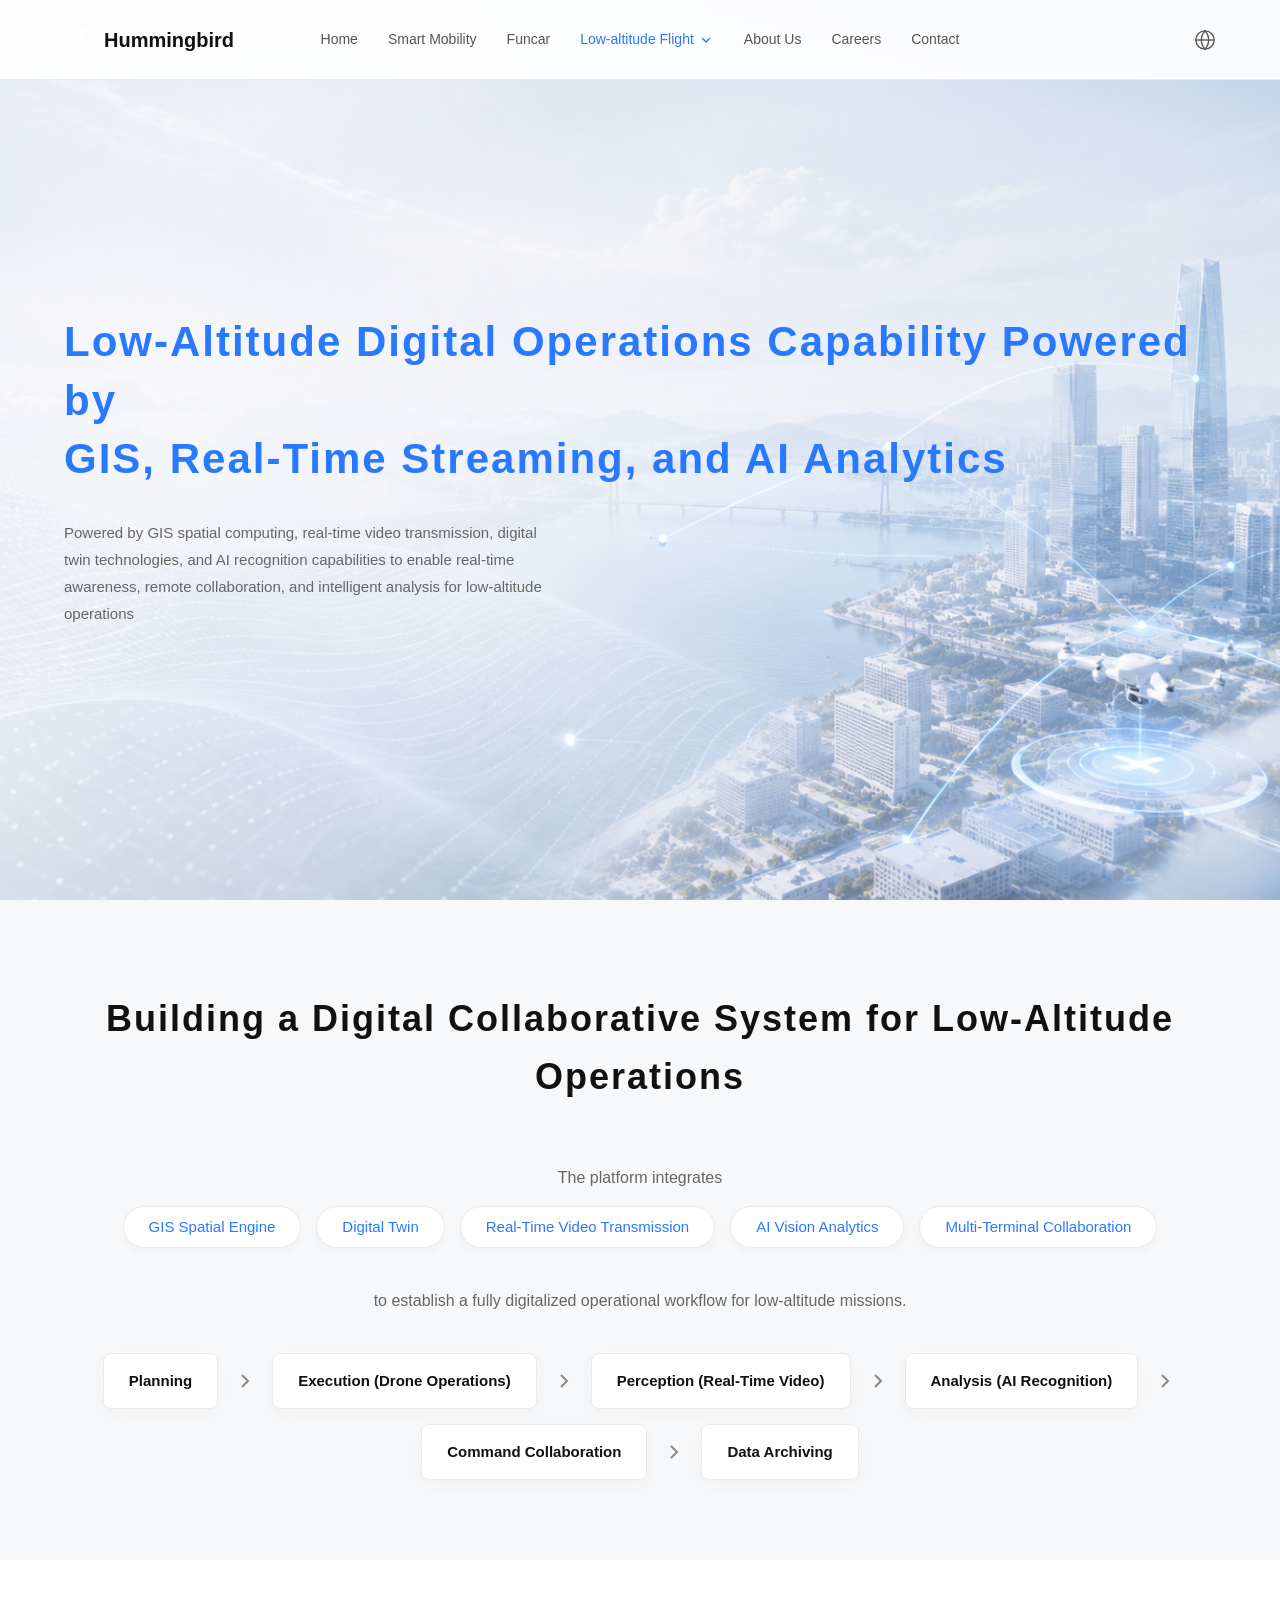
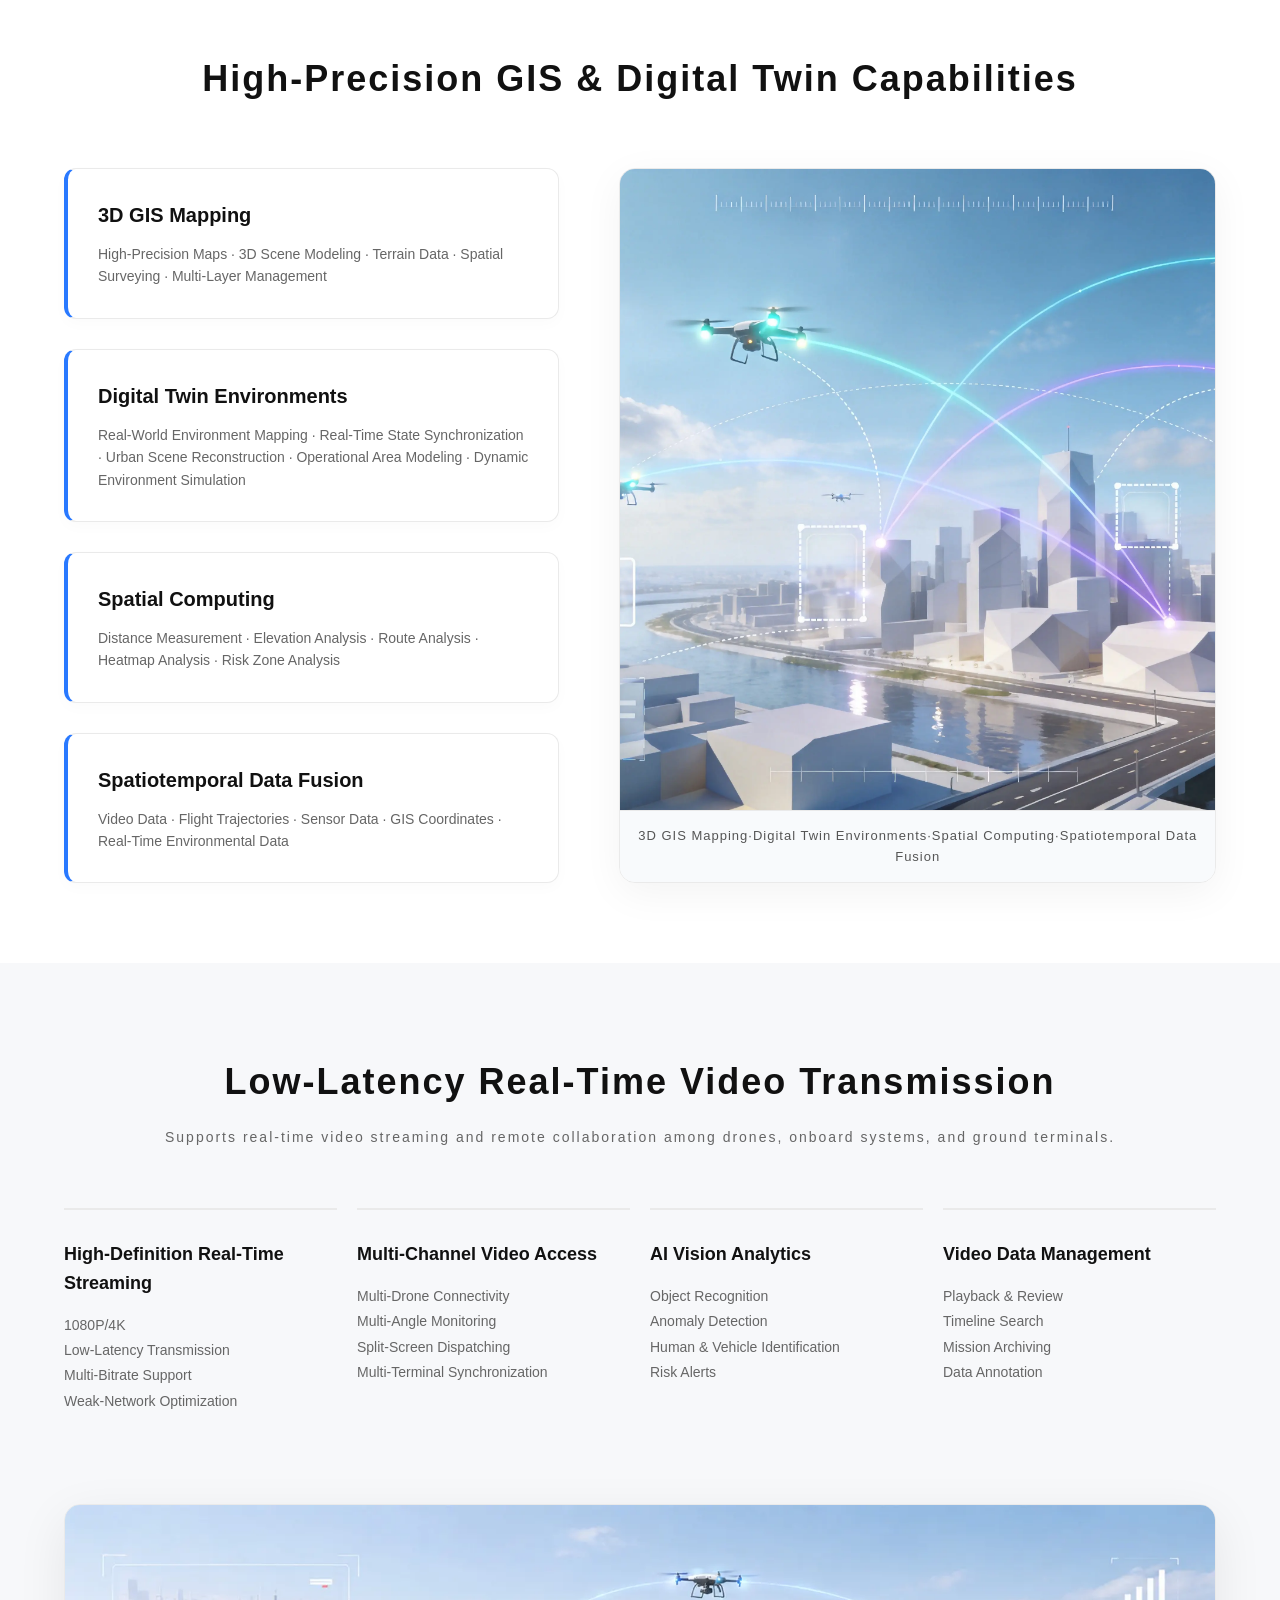
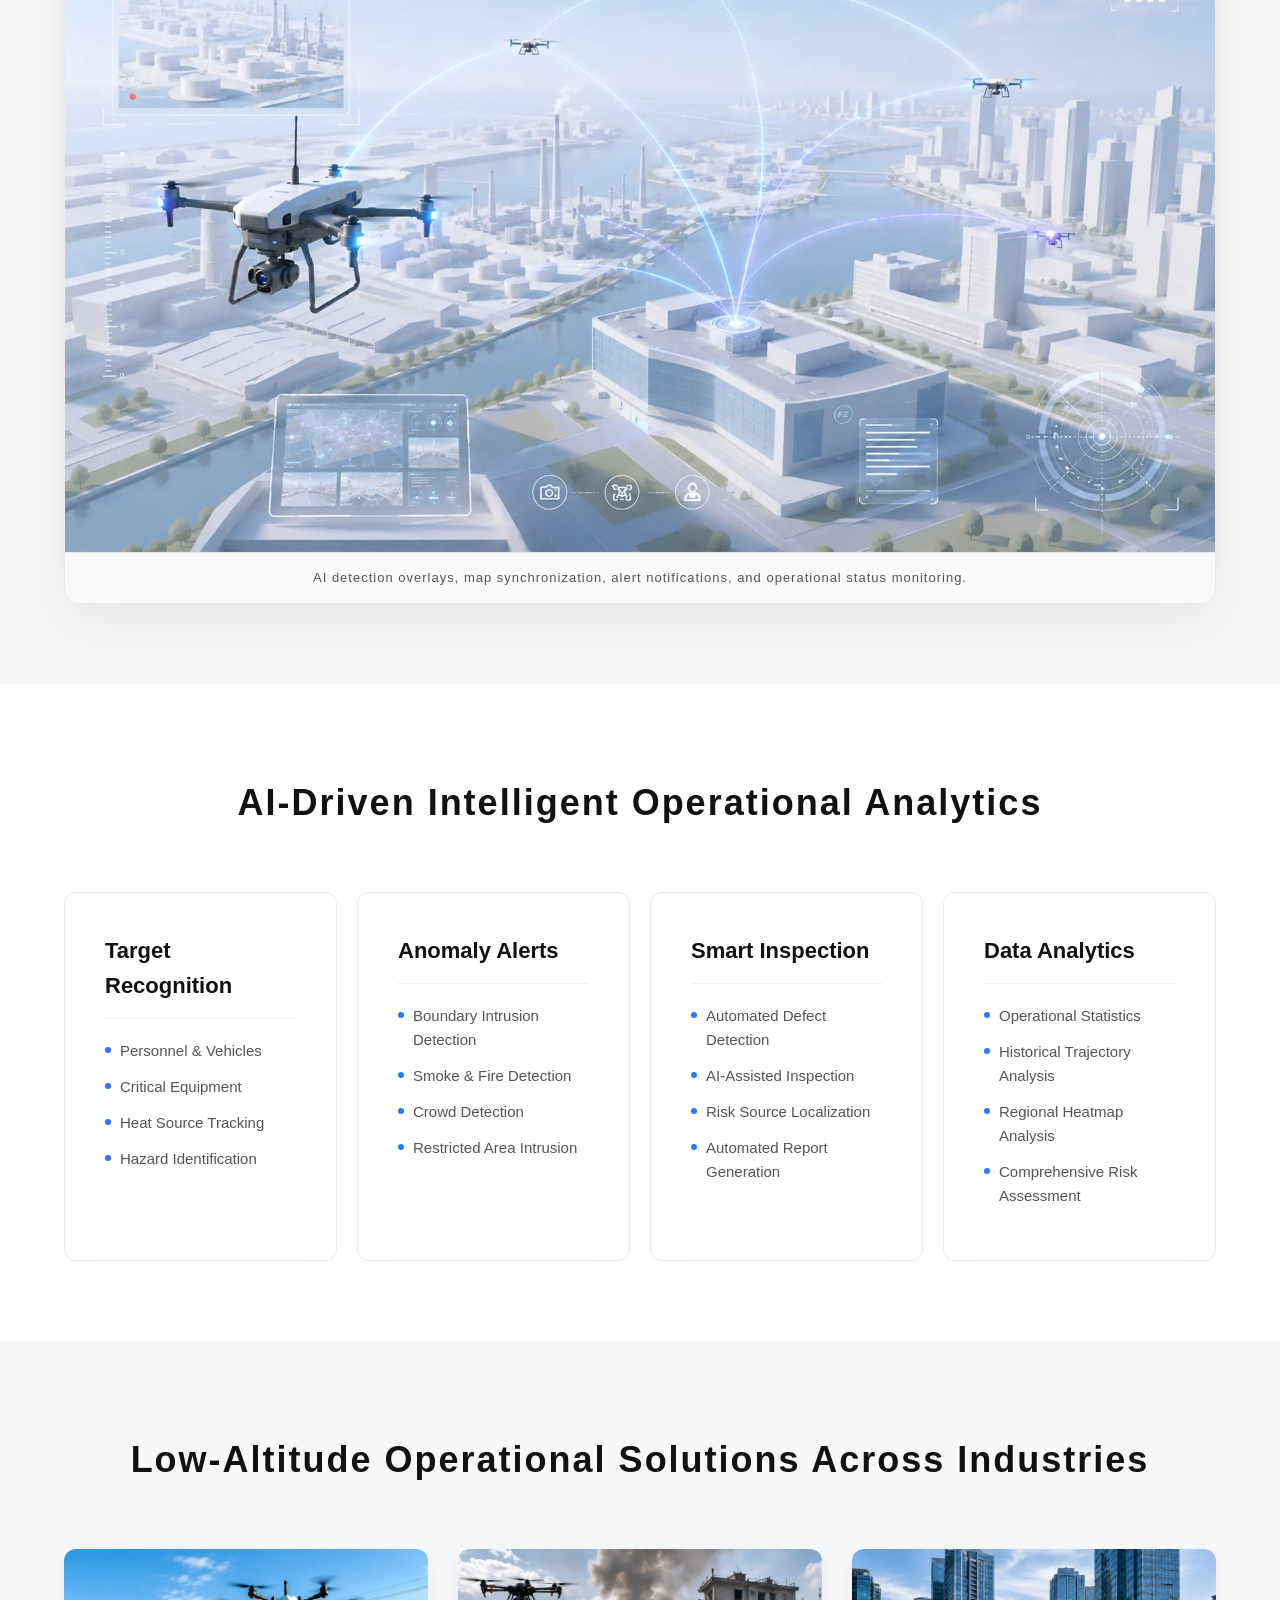
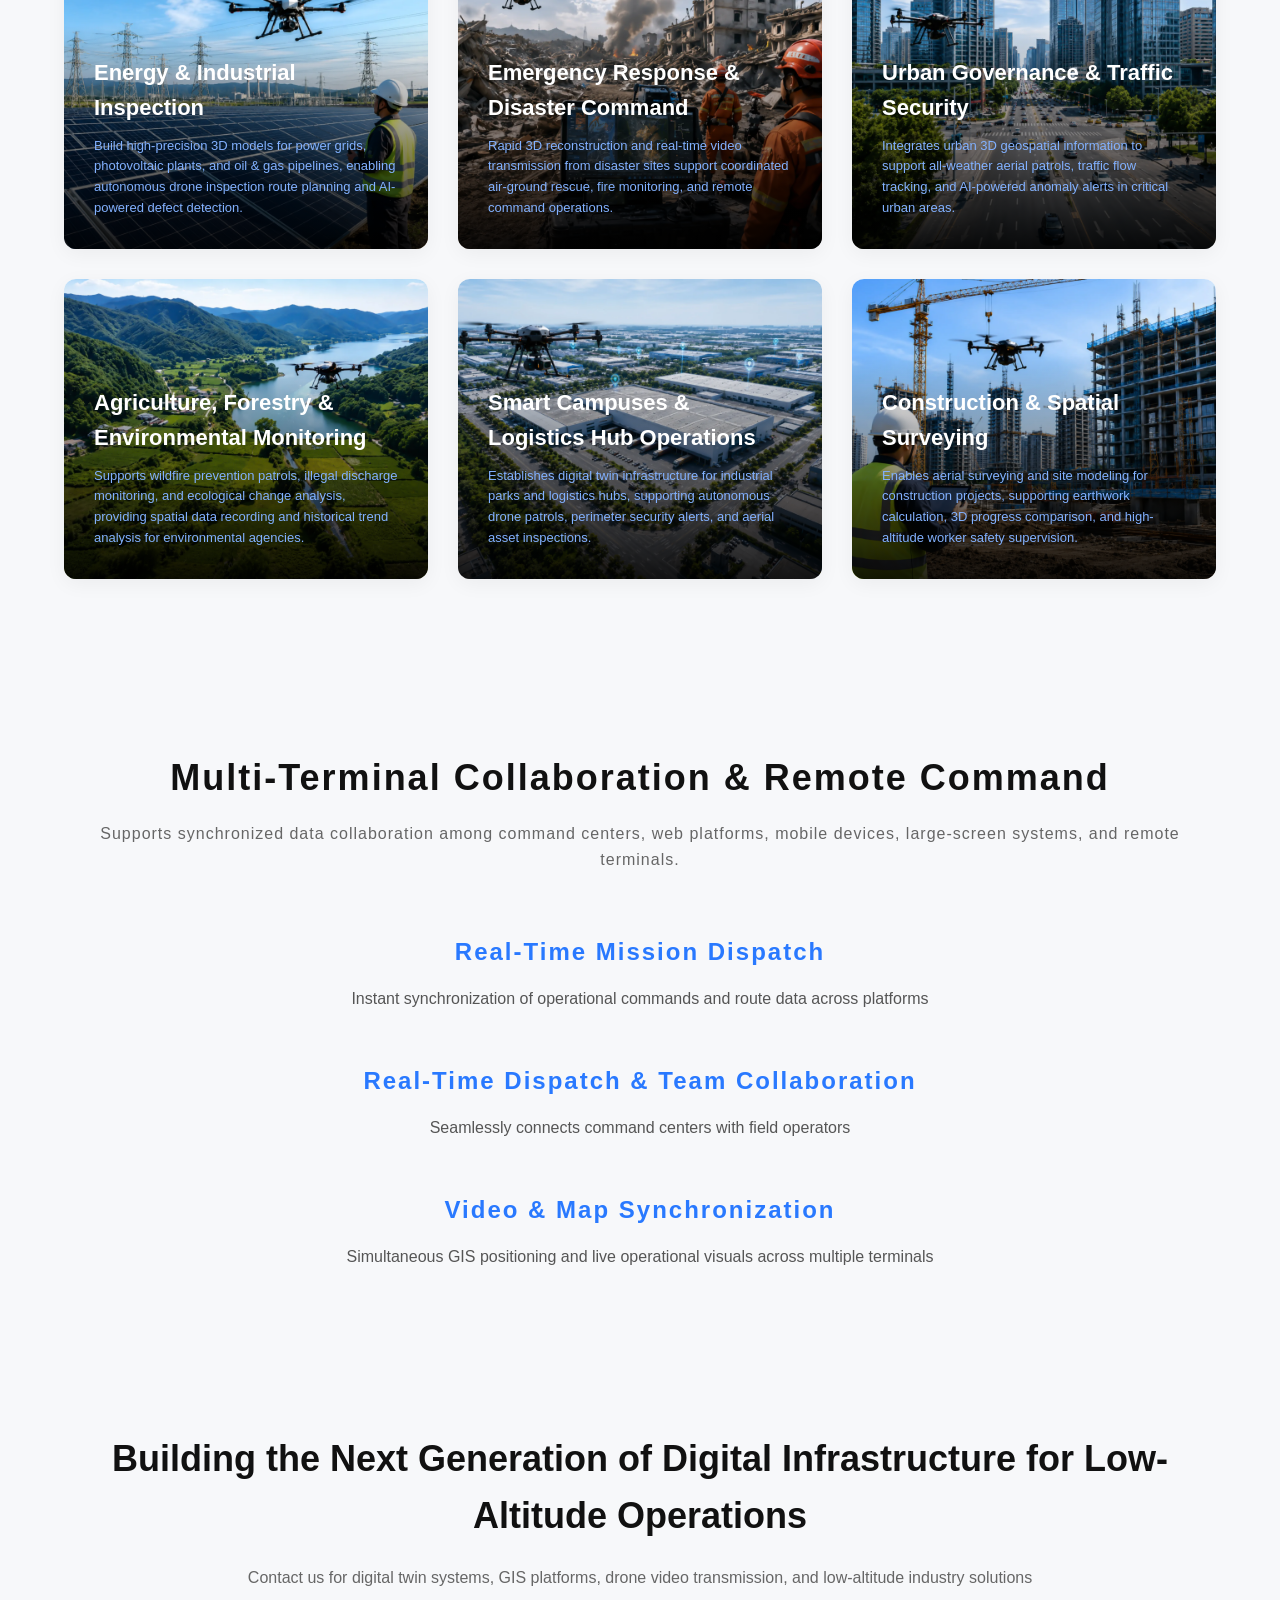
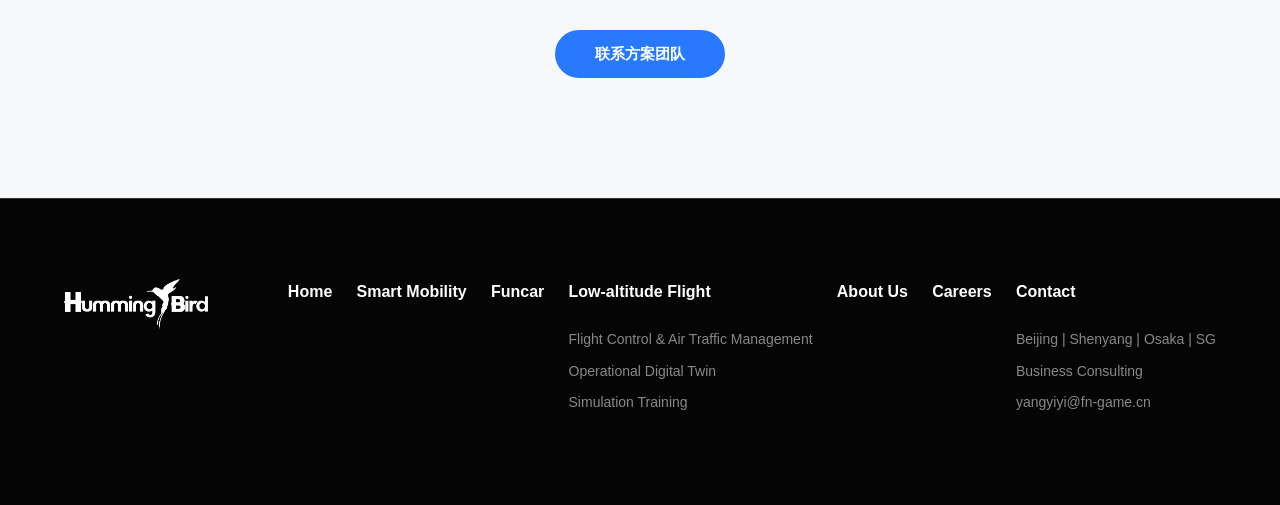
<file: flight-twin.html>
<!DOCTYPE html>
<html lang="zh">
<head>
    <meta charset="UTF-8">
    <meta name="viewport" content="width=device-width, initial-scale=1.0">
    <title>作业孪生 - 低空飞行 - 蜂鸟互动</title>
    <link rel="stylesheet" href="style.css">
    <script>
        (function() {
            var savedLang = localStorage.getItem('preferredLang');
            if (savedLang) {
                if (savedLang !== 'zh') document.documentElement.classList.add('lang-loading');
                return; 
            }
            document.documentElement.classList.add('lang-loading');
            fetch('https://get.geojs.io/v1/ip/country.json')
                .then(function(response) { return response.json(); })
                .then(function(data) {
                    var targetLang = (['CN', 'TW', 'HK', 'MO'].indexOf(data.country) !== -1) ? 'zh' : (data.country === 'JP' ? 'ja' : 'en');
                    localStorage.setItem('preferredLang', targetLang);
                    location.reload();
                }).catch(function() {
                    localStorage.setItem('preferredLang', 'en');
                    location.reload();
                });
        })();
    </script>
</head>
<body>
    <!-- 统一的顶部导航栏 -->
    <header class="header atc-light-header">
        <div class="logo">
            <img class="logo-img" src="./images/hummingbird-logo1.webp" alt="Logo">
            <span data-i18n="header.logo">蜂鸟互动</span>
        </div>
        <nav class="nav-links">
            <div class="nav-item single-link"><a href="index.html" class="nav-link" data-i18n="header.nav.home">首页</a></div>
            <div class="nav-item single-link"><a href="cases.html" class="nav-link" data-i18n="header.nav.mobility">智能出行</a></div>
            <div class="nav-item single-link"><a href="funcar.html" class="nav-link" data-i18n="header.nav.funcar">Funcar</a></div>
            
            <div class="nav-item">
                <a href="javascript:void(0)" class="nav-link" id="flight-btn">
                    <span data-i18n="header.nav.flight">低空飞行</span>
                    <svg viewBox="0 0 24 24" width="16" height="16" stroke="currentColor" stroke-width="2" fill="none"><polyline points="6 9 12 15 18 9"></polyline></svg>
                </a>
                <div class="nav-dropdown-menu" id="flight-dropdown">
                    <a href="flight-atc.html" data-i18n="header.nav.flight_sub_atc">飞控空管平台</a>
                    <a href="flight-twin.html" data-i18n="header.nav.flight_sub_twin">作业孪生</a>
                    <a href="flight-drill.html" data-i18n="header.nav.flight_sub_drill">模拟演练教学</a>
                </div>
            </div>
            
            <div class="nav-item single-link"><a href="about.html" class="nav-link" data-i18n="header.nav.about">关于我们</a></div>
            <div class="nav-item single-link"><a href="careers.html" class="nav-link" data-i18n="header.nav.careers">加入我们</a></div>
            <div class="nav-item single-link"><a href="contact.html" class="nav-link" data-i18n="header.nav.contact">联系我们</a></div>
        </nav>
        <div class="header-right">
            <div class="lang-switcher">
                <div class="globe-icon" id="lang-btn"><svg viewBox="0 0 24 24" width="22" height="22" fill="none" stroke="currentColor" stroke-width="1.5"><circle cx="12" cy="12" r="10"></circle><line x1="2" y1="12" x2="22" y2="12"></line><path d="M12 2 a 15.3 15.3 0 0 1 4 10 a 15.3 15.3 0 0 1 -4 10 a 15.3 15.3 0 0 1 -4 -10 a 15.3 15.3 0 0 1 4 -10 z"></path></svg></div>
                <div class="lang-dropdown" id="lang-dropdown">
                    <div class="lang-option" data-lang="zh">中文</div>
                    <div class="lang-option" data-lang="en">English</div>
                    <div class="lang-option" data-lang="ja">日本語</div>
                </div>
            </div>
            <div class="menu-toggle" id="mobile-menu-btn"><span></span><span></span><span></span></div>
        </div>
    </header>

    <!-- 01. Hero 首屏 (独立重写) -->
    <div class="flight-hero-wrapper">
        <section class="flight-hero">
            <img class="flight-hero-img" src="./images/flight-twin-hero.png" alt="作业孪生">
            <div class="flight-hero-content">
                <h1 data-i18n="twin.hero.title">融合GIS、实时图传与AI分析的<br>低空数字化作业能力</h1>
                <p data-i18n="twin.hero.subtitle">基于GIS空间计算、实时图传、数字孪生与AI识别技术，实现低空作业任务的实时感知、远程协同与智能分析。</p>
            </div>
        </section>
    </div>

    <!-- ============================================== -->
    <!-- 下方进入浅色企业级 SaaS 模式 (atc-light-page)  -->
    <!-- ============================================== -->
    <div class="atc-light-page">

        <!-- 02. 平台概述 Overview (浅灰底色) -->
        <section class="section-padding atc-bg-gray">
            <div class="section-title">
                <h2 data-i18n="twin.overview.title">构建低空作业的数字化协同体系</h2>
            </div>
            <div class="twin-overview-wrapper">
                <div class="twin-overview-desc">
                    <p data-i18n="twin.overview.desc1">平台融合：</p>
                    <div class="twin-tags-row">
                        <span data-i18n="twin.overview.tag1">GIS空间引擎</span>
                        <span data-i18n="twin.overview.tag2">数字孪生</span>
                        <span data-i18n="twin.overview.tag3">实时图传</span>
                        <span data-i18n="twin.overview.tag4">AI视觉分析</span>
                        <span data-i18n="twin.overview.tag5">多端协同</span>
                    </div>
                    <p data-i18n="twin.overview.desc2">实现低空作业任务的全流程数字化闭环：</p>
                </div>
                
                <!-- 全流程闭环图 -->
                <div class="twin-flowchart">
                    <div class="flow-item" data-i18n="twin.overview.f1">规划</div>
                    <div class="flow-arrow"></div>
                    <div class="flow-item" data-i18n="twin.overview.f2">执行 (无人机作业)</div>
                    <div class="flow-arrow"></div>
                    <div class="flow-item" data-i18n="twin.overview.f3">感知 (实时图传)</div>
                    <div class="flow-arrow"></div>
                    <div class="flow-item" data-i18n="twin.overview.f4">分析 (AI识别)</div>
                    <div class="flow-arrow"></div>
                    <div class="flow-item" data-i18n="twin.overview.f5">指挥协同</div>
                    <div class="flow-arrow"></div>
                    <div class="flow-item" data-i18n="twin.overview.f6">数据归档</div>
                </div>
            </div>
        </section>

        <!-- 03. GIS与数字孪生 (白底) -->
        <section class="section-padding">
            <div class="section-title">
                <h2 data-i18n="twin.gis.title">高精度GIS与数字孪生能力</h2>
            </div>
            <div class="twin-split-section">
                <div class="twin-split-text">
                    <div class="twin-feature-group">
                        <h3 data-i18n="twin.gis.g1_t">三维GIS地图</h3>
                        <p data-i18n="twin.gis.g1_d">高精地图 · 三维场景建模 · 地形数据 · 空间测绘 · 多图层管理</p>
                    </div>
                    <div class="twin-feature-group">
                        <h3 data-i18n="twin.gis.g2_t">数字孪生场景</h3>
                        <p data-i18n="twin.gis.g2_d">真实环境映射 · 实时状态同步 · 城市场景还原 · 作业区域建模 · 动态环境模拟</p>
                    </div>
                    <div class="twin-feature-group">
                        <h3 data-i18n="twin.gis.g3_t">空间计算能力</h3>
                        <p data-i18n="twin.gis.g3_d">距离测量 · 高度分析 · 路径分析 · 热力分析 · 风险区域分析</p>
                    </div>
                    <div class="twin-feature-group">
                        <h3 data-i18n="twin.gis.g4_t">时空数据融合</h3>
                        <p data-i18n="twin.gis.g4_d">视频数据 · 飞行轨迹 · 传感器数据 · GIS坐标 · 实时环境数据</p>
                    </div>
                </div>
                <div class="twin-split-img">
                    <img src="./images/flight-atc-ui2.webp" alt="科技GIS大屏">
                    <div class="twin-img-caption" data-i18n="twin.gis.caption"></div>
                </div>
            </div>
        </section>

        <!-- 04. 实时图传系统 (浅灰底色，极简科技卡片) -->
        <section class="section-padding atc-bg-gray">
            <div class="section-title">
                <h2 data-i18n="twin.video.title">低延迟实时图传能力</h2>
                <p data-i18n="twin.video.subtitle" class="atc-ui-subtitle">支持无人机、机载设备与地面终端之间的实时视频回传与远程协同。</p>
            </div>
            
            <div class="atc-grid-4 twin-video-grid">
                <div class="atc-tech-card">
                    <h4 data-i18n="twin.video.c1_t">高清实时图传</h4>
                    <p data-i18n="twin.video.c1_d">1080P/4K<br>低延迟传输<br>多码流支持<br>弱网优化</p>
                </div>
                <div class="atc-tech-card">
                    <h4 data-i18n="twin.video.c2_t">多路视频接入</h4>
                    <p data-i18n="twin.video.c2_d">多无人机接入<br>多视角监看<br>分屏调度<br>多终端同步</p>
                </div>
                <div class="atc-tech-card">
                    <h4 data-i18n="twin.video.c3_t">AI视觉分析</h4>
                    <p data-i18n="twin.video.c3_d">目标识别<br>异常检测<br>人车识别<br>风险预警</p>
                </div>
                <div class="atc-tech-card">
                    <h4 data-i18n="twin.video.c4_t">视频数据管理</h4>
                    <p data-i18n="twin.video.c4_d">录像回放<br>时间轴检索<br>任务归档<br>数据标注</p>
                </div>
            </div>

            <div class="twin-showcase-img">
                <img src="./images/twin-video-wall.webp" alt="指挥中心视频墙">
                <div class="twin-img-caption" data-i18n="twin.video.caption">指挥中心视频墙：多视频窗口 · AI框选 · 地图联动 · 告警提示 · 作业状态</div>
            </div>
        </section>

        <!-- 05. AI智能分析 (白底) -->
        <section class="section-padding">
            <div class="section-title">
                <h2 data-i18n="twin.ai.title">AI驱动的智能作业分析</h2>
            </div>
            <div class="atc-grid-4">
                <div class="atc-card">
                    <h3 data-i18n="twin.ai.a1_t">目标识别</h3>
                    <ul>
                        <li data-i18n="twin.ai.a1_1">人员与车辆</li><li data-i18n="twin.ai.a1_2">关键设备</li><li data-i18n="twin.ai.a1_3">热源追踪</li><li data-i18n="twin.ai.a1_4">隐患目标甄别</li>
                    </ul>
                </div>
                <div class="atc-card">
                    <h3 data-i18n="twin.ai.a2_t">异常预警</h3>
                    <ul>
                        <li data-i18n="twin.ai.a2_1">越界侦测</li><li data-i18n="twin.ai.a2_2">烟火识别</li><li data-i18n="twin.ai.a2_3">人员聚集</li><li data-i18n="twin.ai.a2_4">风险区域进入</li>
                    </ul>
                </div>
                <div class="atc-card">
                    <h3 data-i18n="twin.ai.a3_t">智能巡检</h3>
                    <ul>
                        <li data-i18n="twin.ai.a3_1">自动识别缺陷</li><li data-i18n="twin.ai.a3_2">AI辅助巡检</li><li data-i18n="twin.ai.a3_3">风险源定位</li><li data-i18n="twin.ai.a3_4">自动生成报告</li>
                    </ul>
                </div>
                <div class="atc-card">
                    <h3 data-i18n="twin.ai.a4_t">数据分析</h3>
                    <ul>
                        <li data-i18n="twin.ai.a4_1">作业任务统计</li><li data-i18n="twin.ai.a4_2">历史轨迹分析</li><li data-i18n="twin.ai.a4_3">区域热力分析</li><li data-i18n="twin.ai.a4_4">综合风险评估</li>
                    </ul>
                </div>
            </div>
        </section>

        <!-- 06. 行业应用场景 (浅灰底) -->
        <section class="section-padding atc-bg-gray">
            <div class="section-title">
                <h2 data-i18n="twin.ind.title">覆盖多行业低空作业场景</h2>
            </div>
            <div class="atc-grid-3">
                <div class="atc-img-card">
                    <img src="./images/twin-ind-1.webp" alt="能源与泛工业巡检">
                    <div class="atc-img-overlay twin-ind-overlay">
                        <h3 data-i18n="twin.ind.i1_t">能源与泛工业巡检</h3>
                        <p data-i18n="twin.ind.i1_d">构建电网、光伏电站及油气管线的高精度三维模型，实现无人机自动化巡检路径规划与设备缺陷的AI精准识别。</p>
                    </div>
                </div>
                <div class="atc-img-card">
                    <img src="./images/twin-ind-2.webp" alt="应急救援与灾害指挥">
                    <div class="atc-img-overlay twin-ind-overlay">
                        <h3 data-i18n="twin.ind.i2_t">应急救援与灾害指挥</h3>
                        <p data-i18n="twin.ind.i2_d">灾害现场快速三维重建与实时图传，支撑空地协同搜救、火情动态监测与远程指挥调度大屏决策。</p>
                    </div>
                </div>
                <div class="atc-img-card">
                    <img src="./images/twin-ind-3.webp" alt="城市治理与交通安防">
                    <div class="atc-img-overlay twin-ind-overlay">
                        <h3 data-i18n="twin.ind.i3_t">城市治理与交通安防</h3>
                        <p data-i18n="twin.ind.i3_d">融合城市三维地理信息，对交通枢纽、重点区域进行全天候空中巡查、人流车流追踪与异常事件AI预警。</p>
                    </div>
                </div>
                <div class="atc-img-card">
                    <img src="./images/twin-ind-4.webp" alt="农林水利与环保监测">
                    <div class="atc-img-overlay twin-ind-overlay">
                        <h3 data-i18n="twin.ind.i4_t">农林水利与环保监测</h3>
                        <p data-i18n="twin.ind.i4_d">大面积林区防灭火巡查、河道违规排污取证及生态变化监测，为环保部门提供空间数据记录与历史趋势分析。</p>
                    </div>
                </div>
                <div class="atc-img-card">
                    <img src="./images/twin-ind-5.webp" alt="智慧园区与枢纽运维">
                    <div class="atc-img-overlay twin-ind-overlay">
                        <h3 data-i18n="twin.ind.i5_t">智慧园区与枢纽运维</h3>
                        <p data-i18n="twin.ind.i5_d">打造大型厂区与物流枢纽的数字孪生底座，支持无人机自动化日常巡防、周界安防入侵报警与高空资产盘点。</p>
                    </div>
                </div>
                <div class="atc-img-card">
                    <img src="./images/twin-ind-6.webp" alt="建筑工程与空间测绘">
                    <div class="atc-img-overlay twin-ind-overlay">
                        <h3 data-i18n="twin.ind.i6_t">建筑工程与空间测绘</h3>
                        <p data-i18n="twin.ind.i6_d">施工现场全景航测建模，实现土方量精确计算、工程进度三维空间比对与高空作业人员的安全规范监管。</p>
                    </div>
                </div>
            </div>
        </section>

        <!-- 07. 协同指挥系统 (纯净浅灰背景 + 纵向文字居中排版) -->
        <section class="section-padding atc-bg-gray">
            <div class="section-title">
                <h2 data-i18n="twin.cmd.title">多端协同与远程指挥</h2>
                <p data-i18n="twin.cmd.subtitle" style="color: #666; font-size: 16px; margin-top: 15px; letter-spacing: 1px;">支持指挥中心、Web端、移动端、大屏系统及远程终端的数据联动。</p>
            </div>
            
            <div class="atc-benefit-list">
                <div class="atc-benefit-text">
                    <h4 data-i18n="twin.cmd.f1_t">实时任务下发</h4>
                    <p data-i18n="twin.cmd.f1_d">跨平台瞬间同步作业指令与航线数据</p>
                </div>
                <div class="atc-benefit-text">
                    <h4 data-i18n="twin.cmd.f2_t">实时调度与多人协作</h4>
                    <p data-i18n="twin.cmd.f2_d">打通指挥台与现场作业人员的沟通壁垒</p>
                </div>
                <div class="atc-benefit-text">
                    <h4 data-i18n="twin.cmd.f3_t">视频联动与地图联动</h4>
                    <p data-i18n="twin.cmd.f3_d">多端同屏显示GIS空间位置与现场实况</p>
                </div>
            </div>
        </section>

        

        <!-- 10. 页尾 CTA -->
        <section class="section-padding atc-cta atc-bg-gray" id="contact">
            <h2 data-i18n="twin.cta.title">打造低空作业数字化新基础设施</h2>
            <p data-i18n="twin.cta.subtitle">欢迎咨询数字孪生、GIS平台、无人机图传与低空行业解决方案。</p>
            <div class="atc-hero-btns atc-cta-btns">
                <a href="contact.html" class="btn-solid" data-i18n="atc.cta.btn">联系方案团队</a>
            </div>
        </section>
        
    </div>
    <!-- 浅色模式包裹层结束 -->
        
    

    <!-- 统一底部 Footer -->
    <footer class="footer" id="footer">
        <div class="footer-container">
            <div class="footer-left"><div class="footer-logo"><img class="logo-img" src="./images/hummingbird-logo2.webp" alt="Logo"></div></div>
            <div class="footer-nav">
                <div class="f-col"><h4><a href="index.html" data-i18n="header.nav.home">首页</a></h4><div class="f-links"></div></div>
                <div class="f-col"><h4><a href="cases.html" data-i18n="header.nav.mobility">智能出行</a></h4><div class="f-links"></div></div>
                <div class="f-col"><h4><a href="funcar.html" data-i18n="header.nav.funcar">Funcar</a></h4><div class="f-links"></div></div>
                <div class="f-col">
                    <h4 data-i18n="header.nav.flight">低空飞行</h4>
                    <div class="f-links">
                        <a href="flight-atc.html" data-i18n="header.nav.flight_sub_atc">飞控空管平台</a>
                        <a href="flight-twin.html" data-i18n="header.nav.flight_sub_twin">作业孪生</a>
                        <a href="flight-drill.html" data-i18n="header.nav.flight_sub_drill">模拟演练教学</a>
                    </div>
                </div>
                <div class="f-col"><h4><a href="about.html" data-i18n="header.nav.about">关于我们</a></h4><div class="f-links"></div></div>
                <div><h4><a href="careers.html" data-i18n="header.nav.careers">加入我们</a></h4><div class="f-links"></div></div>
                <div class="f-col contact-col">
                    <h4><a href="contact.html" data-i18n="header.nav.contact">联系我们</a></h4>
                    <div class="f-links">
                        <span data-i18n="footer.col5.l1">北京|沈阳|日本大阪|新加坡</span>
                        <span data-i18n="footer.col5.l2">商务咨询</span>
                        <span data-i18n="footer.col5.l3">yangyiyi@fn-game.cn</span>
                    </div>
                </div>
            </div>
        </div>
    </footer>
    <script src="script.js"></script>
</body>
</html>
</file>
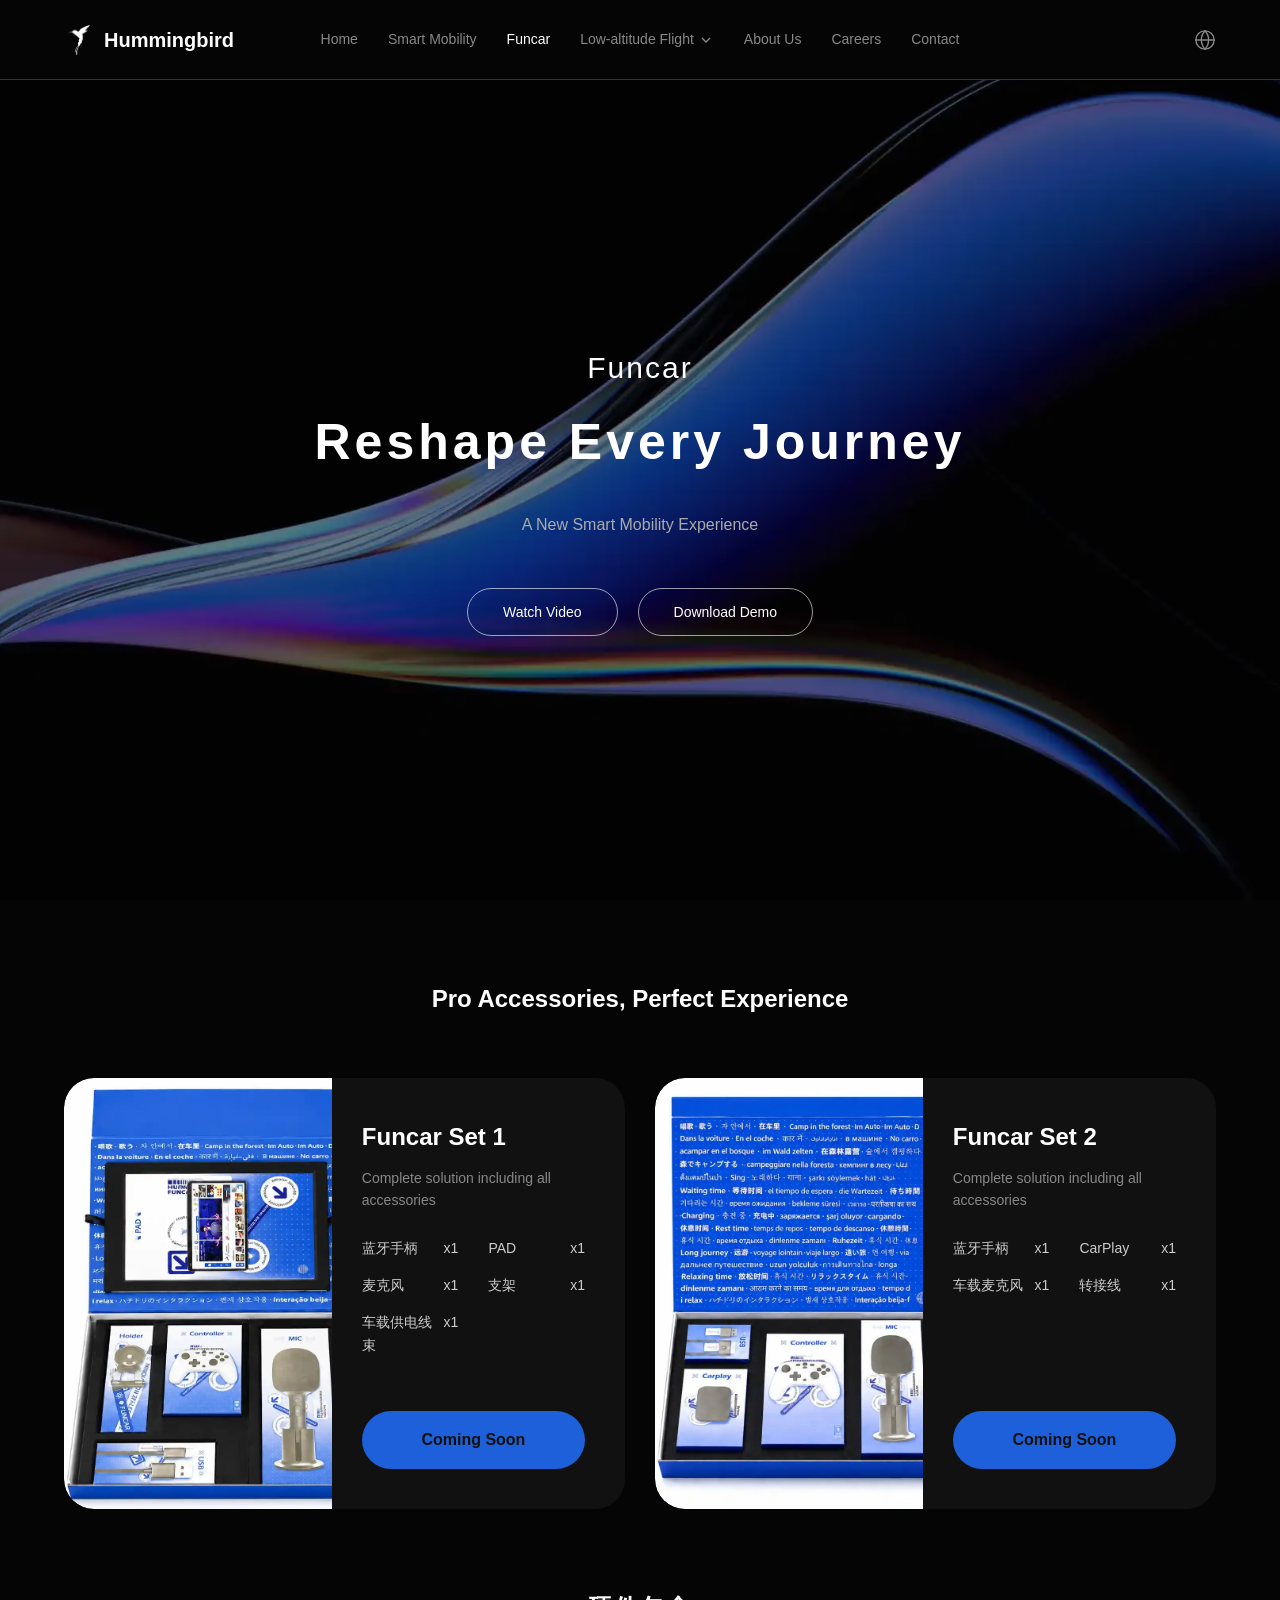
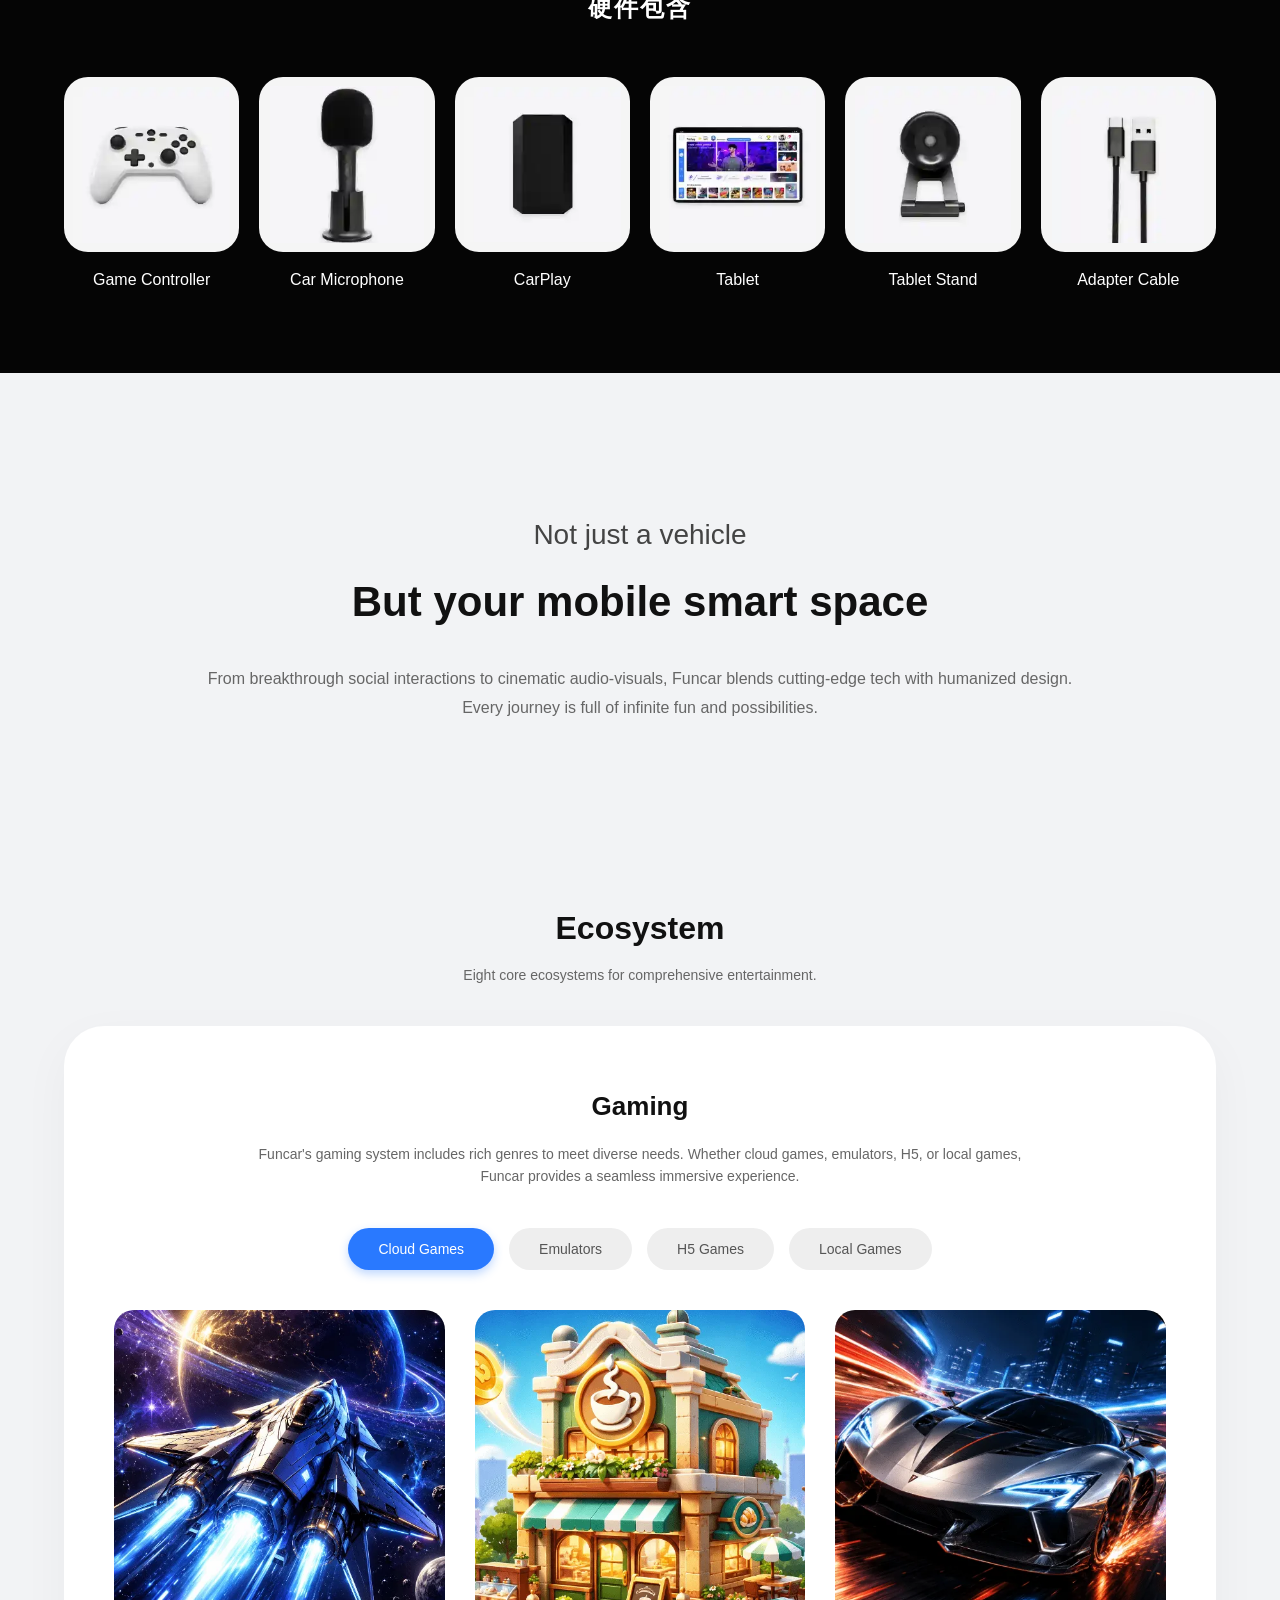
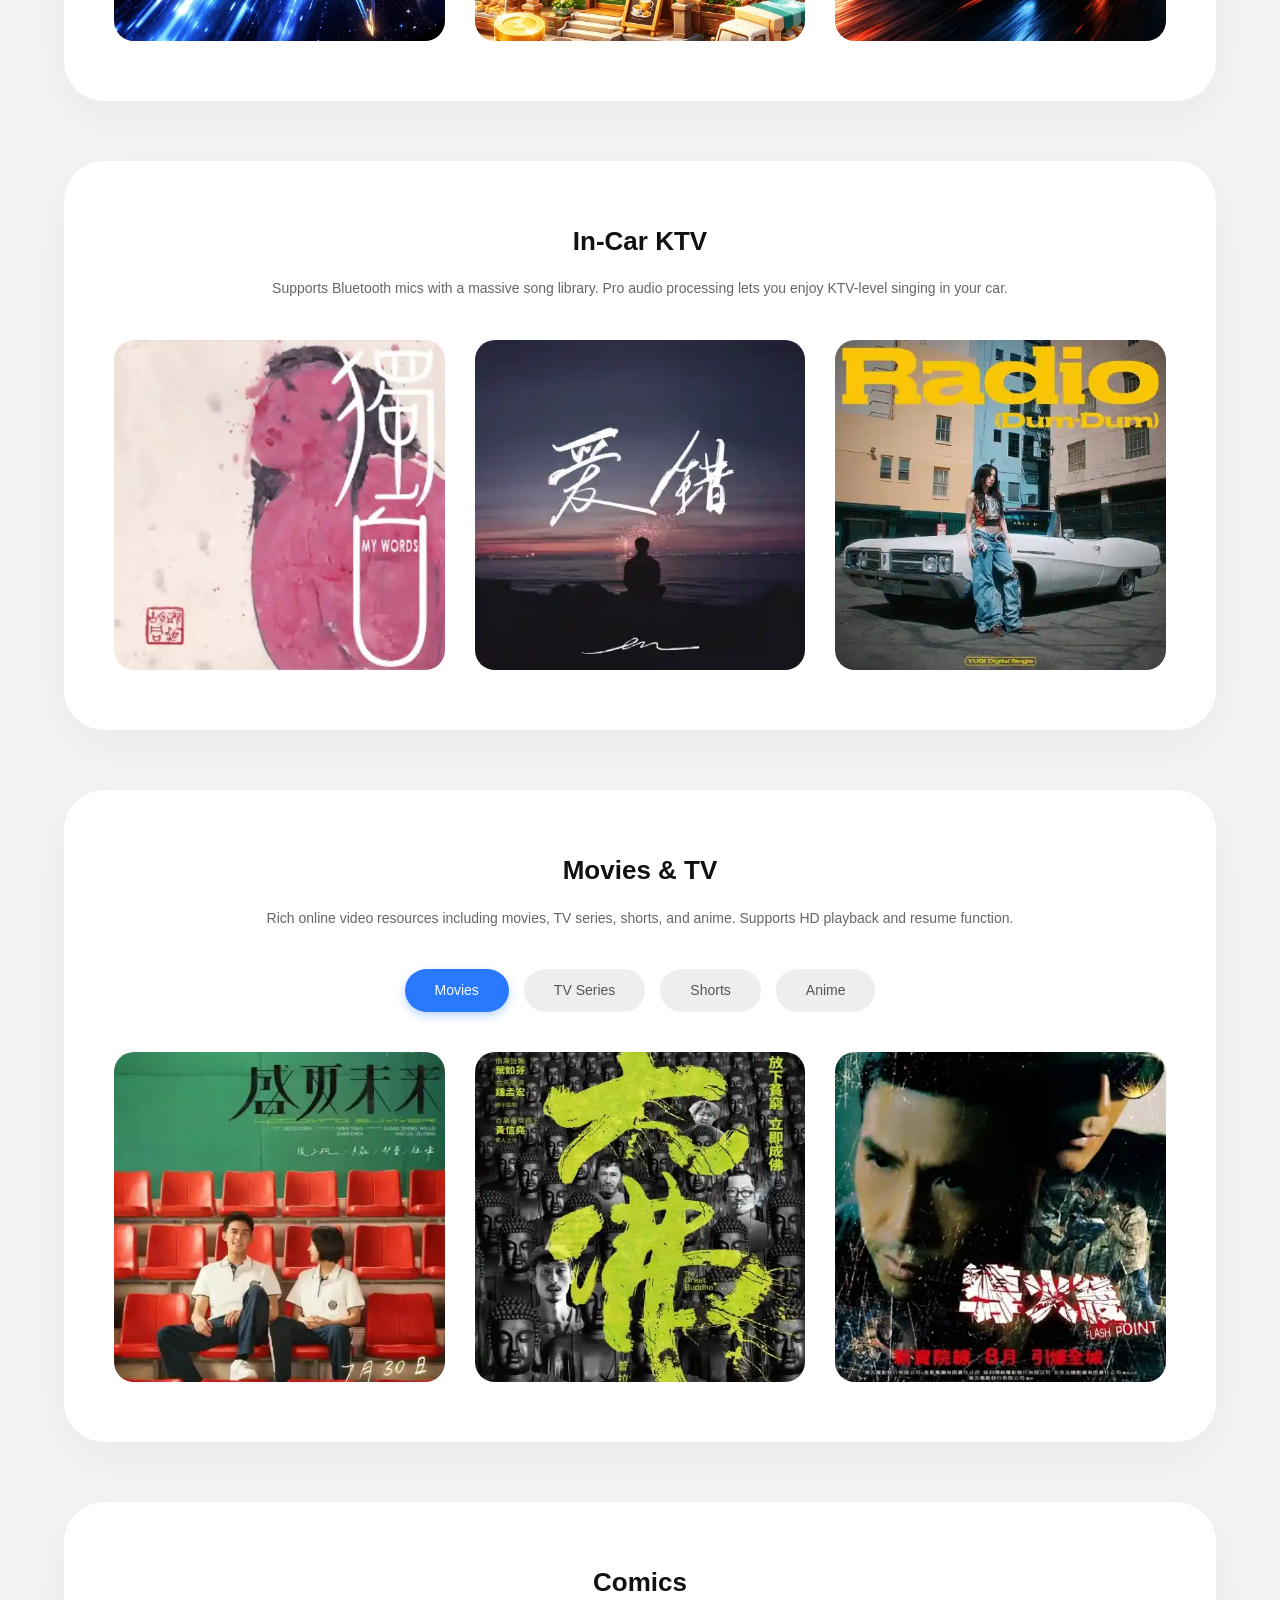
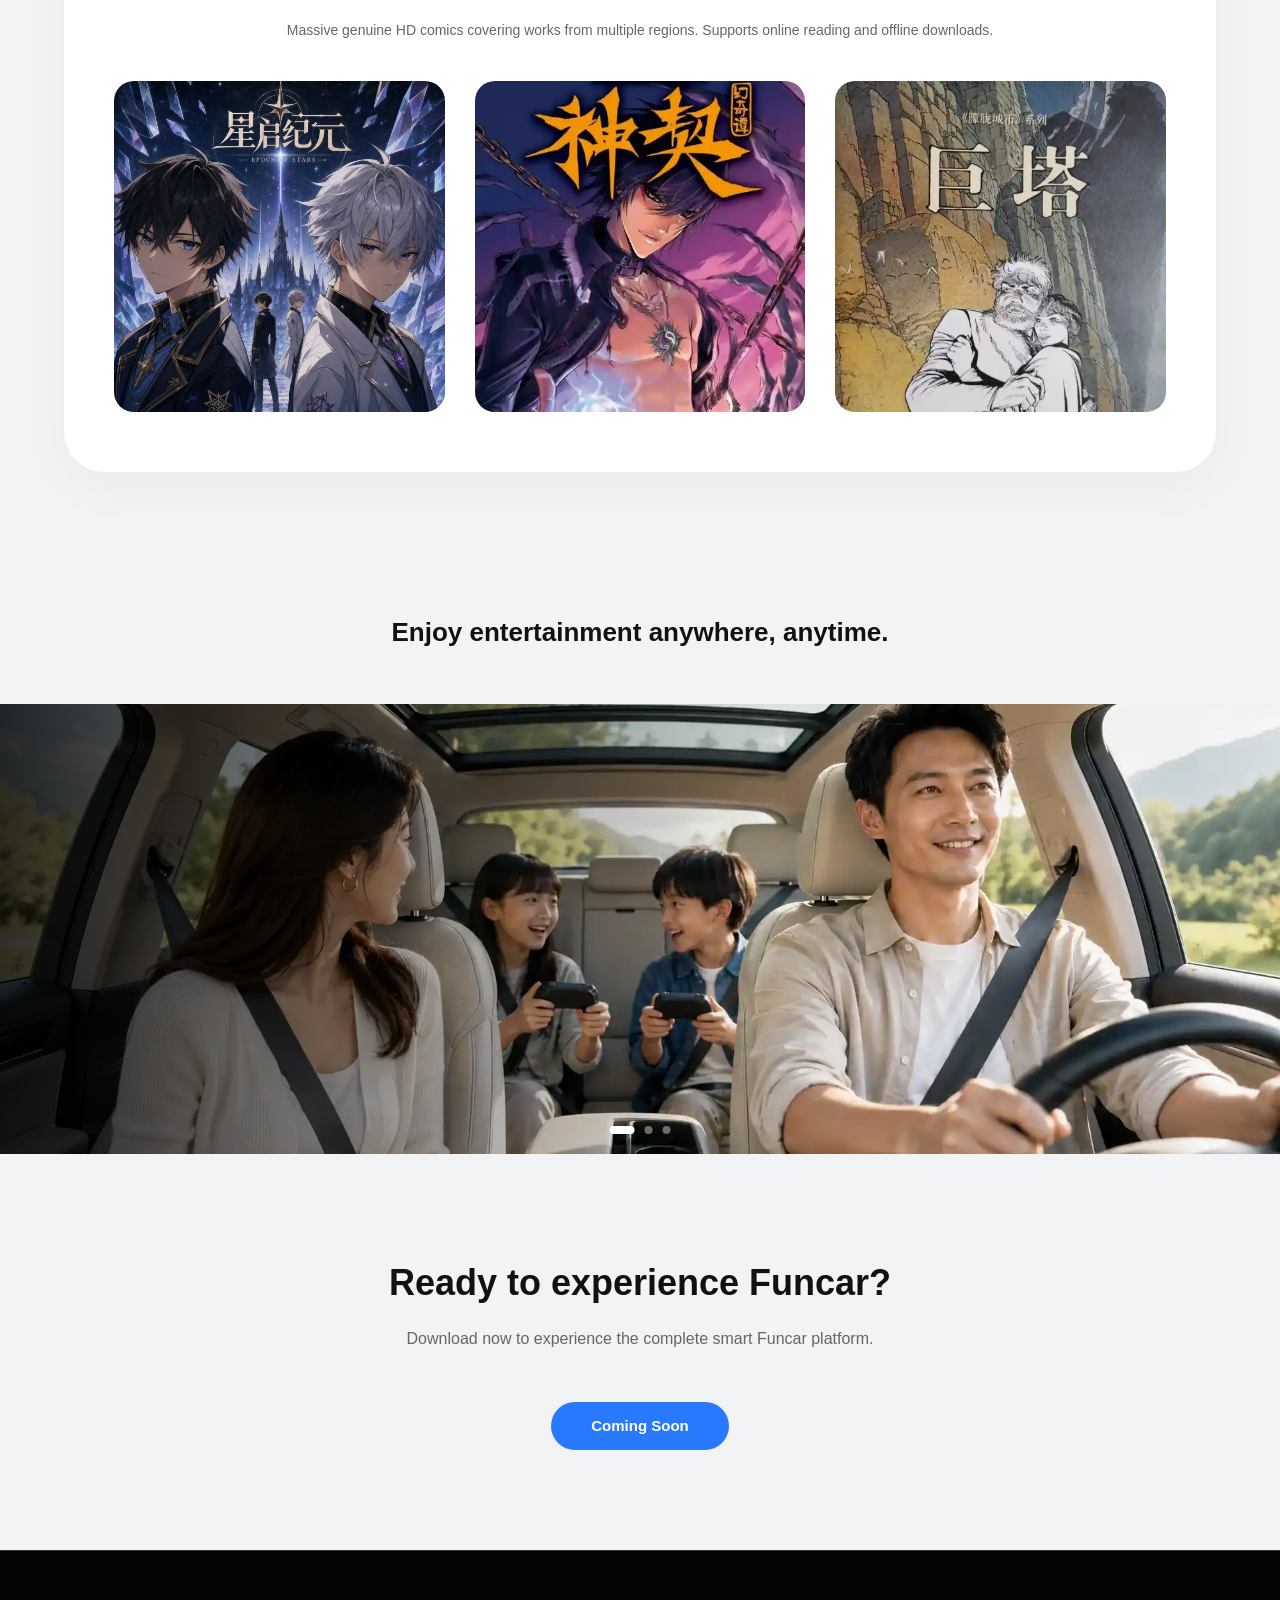
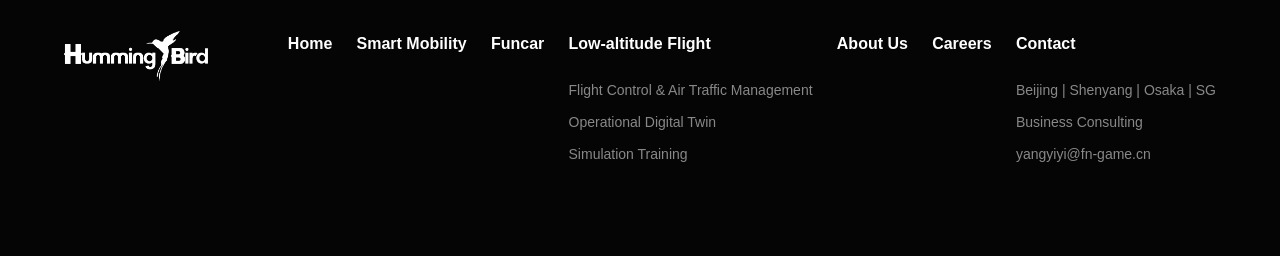
<file: funcar.html>
<!DOCTYPE html>
<html lang="zh">
<head>
    <meta charset="UTF-8">
    <meta name="viewport" content="width=device-width, initial-scale=1.0">
    <title>蜂鸟互动 - Hummingbird</title>
    <link rel="stylesheet" href="style.css">
    
    <!-- 【新增】防翻译闪烁脚本 (必须放在 head 里) -->
    <!-- 【修改】基于 IP 自动识别语言 + 防闪烁脚本 -->
    <script>
        (function() {
            // 1. 读取本地存储，看用户是否以前访问过或手动选过语言
            var savedLang = localStorage.getItem('preferredLang');
            
            // 如果已经有缓存，执行防闪烁逻辑并结束
            if (savedLang) {
                if (savedLang !== 'zh') {
                    document.documentElement.classList.add('lang-loading');
                }
                return; 
            }

            // 2. 如果是首次访问，先隐藏文字防止乱码闪烁
            document.documentElement.classList.add('lang-loading');

            // 3. 调用免费无限制的 GeoJS 接口获取当前 IP 的国家代码
            fetch('https://get.geojs.io/v1/ip/country.json')
                .then(function(response) { return response.json(); })
                .then(function(data) {
                    var country = data.country; // 返回两位字母代码，如 "CN", "JP", "US"
                    var targetLang = 'en';      // 默认设置为英语 (除中、日外的其他 IP)

                    // 4. 判断逻辑
                    if (['CN', 'TW', 'HK', 'MO'].indexOf(country) !== -1) {
                        targetLang = 'zh'; // 中国大陆及港澳台 IP -> 中文
                    } else if (country === 'JP') {
                        targetLang = 'ja'; // 日本 IP -> 日文
                    }

                    // 5. 保存设置到本地
                    localStorage.setItem('preferredLang', targetLang);

                    // 6. 刷新页面以应用新语言 (由于接口极快，仅在用户有生之年第一次访问时闪刷一次)
                    location.reload();
                })
                .catch(function() {
                    // 如果由于网络原因 API 请求失败，兜底显示英语
                    localStorage.setItem('preferredLang', 'en');
                    location.reload();
                });
        })();
    </script>
</head>
<body>
    <!-- 统一的顶部导航栏 -->
    <header class="header">
        <div class="logo">
            <img class="logo-img" src="./images/hummingbird-logo1.webp" alt="Logo">
            <span data-i18n="header.logo">蜂鸟互动</span>
        </div>

        <nav class="nav-links">
            <div class="nav-item single-link">
                <a href="index.html" class="nav-link" data-i18n="header.nav.home">首页</a>
            </div>
            <div class="nav-item single-link">
                <a href="cases.html" class="nav-link" data-i18n="header.nav.mobility">智能出行</a>
            </div>
            <div class="nav-item single-link">
                <a href="funcar.html" class="nav-link" data-i18n="header.nav.funcar">Funcar</a>
            </div>
            

            <!-- 【修改】低空飞行（已更新为三个新二级页面，删除了旧页面） -->
            <div class="nav-item">
                <a href="javascript:void(0)" class="nav-link" id="flight-btn">
                    <span data-i18n="header.nav.flight">低空飞行</span>
                    <svg viewBox="0 0 24 24" width="16" height="16" stroke="currentColor" stroke-width="2" fill="none"><polyline points="6 9 12 15 18 9"></polyline></svg>
                </a>
                <div class="nav-dropdown-menu" id="flight-dropdown">
                    <a href="flight-atc.html" data-i18n="header.nav.flight_sub_atc">飞控空管平台</a>
                    <a href="flight-twin.html" data-i18n="header.nav.flight_sub_twin">作业孪生</a>
                    <a href="flight-drill.html" data-i18n="header.nav.flight_sub_drill">模拟演练教学</a>
                </div>
            </div>

            

            <div class="nav-item single-link">
                <a href="about.html" class="nav-link" data-i18n="header.nav.about">关于我们</a>
            </div>
            <div class="nav-item single-link">
                <a href="careers.html" class="nav-link" data-i18n="header.nav.careers">加入我们</a>
            </div>

            <div class="nav-item single-link">
                <a href="contact.html" class="nav-link" data-i18n="header.nav.contact">联系我们</a>
            </div>
            
        </nav>

        <div class="header-right">
            <div class="lang-switcher">
                <div class="globe-icon" id="lang-btn">
                    <svg xmlns="http://www.w3.org/2000/svg" viewBox="0 0 24 24" width="22" height="22" fill="none" stroke="currentColor" stroke-width="1.5" stroke-linecap="round" stroke-linejoin="round"><circle cx="12" cy="12" r="10"></circle><line x1="2" y1="12" x2="22" y2="12"></line><path d="M12 2 a 15.3 15.3 0 0 1 4 10 a 15.3 15.3 0 0 1 -4 10 a 15.3 15.3 0 0 1 -4 -10 a 15.3 15.3 0 0 1 4 -10 z"></path></svg>
                </div>
                <div class="lang-dropdown" id="lang-dropdown">
                    <div class="lang-option" data-lang="zh">中文</div>
                    <div class="lang-option" data-lang="en">English</div>
                    <div class="lang-option" data-lang="ja">日本語</div>
                </div>
            </div>
            <div class="menu-toggle" id="mobile-menu-btn">
                <span></span><span></span><span></span>
            </div>
        </div>
    </header>

    <!-- 黑夜模式区域：Hero & 配件 -->
    <div class="dark-section-wrapper">
        <!-- Hero 主视觉区 -->
        <section class="fc-hero">
            <!-- 【新增】标准的图片占位结构 -->
            <video class="funcar-hero-video" 
                   src="./images/funcar-hero.mp4" 
                   poster="./images/funcar-hero.webp" 
                   autoplay loop muted playsinline>
            </video>
            <div class="fc-hero-content">
                <h1>Funcar</h1>
                <h2 data-i18n="funcar.hero.title">重塑你的每一段旅程</h2>
                <h3 class="fc-price"> <span style="font-size: 16px;"> </span></h3> <!-- 价格 ¥ 2,999 起-->
                <p data-i18n="funcar.hero.subtitle">全新智能出行体验</p>
                <div class="fc-btn-group">
                    <a href="#" class="btn-outline" data-i18n="funcar.hero.btn_video">观看视频</a>
                    <a href="#" class="btn-outline" data-i18n="funcar.hero.btn_download">下载体验版</a>
                </div>
            </div>
        </section>

        <!-- 专业配件 完美体验 -->
        <section class="fc-accessories section-padding">
            <div class="fc-section-title">
                <h2 data-i18n="funcar.acc.title">专业配件 完美体验</h2>
            </div>
            
            <div class="acc-grid">
                <!-- 套装一 -->
                <div class="acc-card">
                    <div class="acc-img-placeholder">
                        <img src="./images/funcar-2.webp" alt="套装一">
                    </div>
                    <div class="acc-info">
                        <h3 data-i18n="funcar.acc.set1_title">Funcar套装一</h3>
                        <p class="acc-desc" data-i18n="funcar.acc.set_desc">包含所有配件的完整解决方案</p>
                        
                        <!-- 【修改】图1风格的两列清单 -->
                        <div class="acc-grid-list">
                            <div class="ag-item"><span>蓝牙手柄</span> <span>x1</span></div>
                            <div class="ag-item"><span>PAD</span> <span>x1</span></div>
                            <div class="ag-item"><span>麦克风</span> <span>x1</span></div>
                            <div class="ag-item"><span>支架</span> <span>x1</span></div>
                            <div class="ag-item"><span>车载供电线束</span> <span>x1</span></div>
                        </div>

                        <h4 class="acc-price"> </h4>  <!-- 价格 ¥ 2,999 起-->
                        <!-- 【修改】满宽黄绿按钮 -->
                        <a href="#" class="btn-buy-yellow" data-i18n="funcar.acc.btn_buy">敬请期待</a>
                    </div>
                </div>

                <!-- 套装二 -->
                <div class="acc-card">
                    <div class="acc-img-placeholder">
                        <img src="./images/funcar-1.webp" alt="套装二">
                    </div>
                    <div class="acc-info">
                        <h3 data-i18n="funcar.acc.set2_title">Funcar套装二</h3>
                        <p class="acc-desc" data-i18n="funcar.acc.set_desc">包含所有配件的完整解决方案</p>
                        
                        <!-- 【修改】图1风格的两列清单 -->
                        <div class="acc-grid-list">
                            <div class="ag-item"><span>蓝牙手柄</span> <span>x1</span></div>
                            <div class="ag-item"><span>CarPlay</span> <span>x1</span></div>
                            <div class="ag-item"><span>车载麦克风</span> <span>x1</span></div>
                            <div class="ag-item"><span>转接线</span> <span>x1</span></div>
                        </div>

                        <h4 class="acc-price"> </h4>  <!-- 价格 ¥ 2,999 起-->
                        <a href="#" class="btn-buy-yellow" data-i18n="funcar.acc.btn_buy">敬请期待</a>
                    </div>
                </div>
            </div>

            <!-- 【新增】硬件包含的标题 -->
            <div style="text-align: center; margin-top: 80px; margin-bottom: 40px;">
                <h3 style="font-size: 24px; font-weight: bold; color: #fff; letter-spacing: 2px;">硬件包含</h3>
            </div>

            <!-- 硬件展示 (6个网格) -->
            <div class="hardware-section">
                <div class="hardware-grid">
                    <div class="hw-item">
                        <div class="hw-icon"><img src="./images/funcar-3.webp" alt="游戏手柄"></div>
                        <h5 data-i18n="funcar.acc.hw_1">游戏手柄</h5>
                        <p data-i18n="funcar.acc.hw_1_desc">人体工学设计，精准操控</p>
                    </div>
                    <div class="hw-item">
                        <div class="hw-icon"><img src="./images/funcar-3 2.webp" alt="车载麦克风"></div>
                        <h5 data-i18n="funcar.acc.hw_2">车载麦克风</h5>
                        <p data-i18n="funcar.acc.hw_2_desc">高保真收音，K歌神器</p>
                    </div>
                    <div class="hw-item">
                        <div class="hw-icon"><img src="./images/funcar-3 3.webp" alt="CarPlay"></div>
                        <h5 data-i18n="funcar.acc.hw_3">CarPlay</h5>
                        <p data-i18n="funcar.acc.hw_3_desc">无缝连接，智能投屏</p>
                    </div>
                    <div class="hw-item">
                        <div class="hw-icon"><img src="./images/funcar-3 4.webp" alt="平板"></div>
                        <h5 data-i18n="funcar.acc.hw_4">平板</h5>
                        <p data-i18n="funcar.acc.hw_4_desc">高清大屏，娱乐中心</p>
                    </div>
                    <div class="hw-item">
                        <div class="hw-icon"><img src="./images/funcar-3 5.webp" alt="平板支架"></div>
                        <h5 data-i18n="funcar.acc.hw_5">平板支架</h5>
                        <p data-i18n="funcar.acc.hw_5_desc">稳固支撑，多角度调节</p>
                    </div>
                    <div class="hw-item">
                        <div class="hw-icon"><img src="./images/funcar-3 6.webp" alt="转接线"></div>
                        <h5 data-i18n="funcar.acc.hw_6">转接线</h5>
                        <p data-i18n="funcar.acc.hw_6_desc">高速传输，即插即用</p>
                    </div>
                </div>
            </div>
        </section>
    </div>

    <!-- 白天模式区域：生态介绍等 -->
    <div class="light-section-wrapper">
        <!-- 过渡金句 -->
        <section class="fc-quote section-padding">
            <h2 data-i18n="funcar.quote.l1">不仅是交通工具</h2>
            <h1 data-i18n="funcar.quote.l2">更是你的移动智慧空间</h1>
            <p data-i18n="funcar.quote.l3">从突破性的社交互动到影院级的视听体验，Funcar 将前沿科技与人性化设计完美融合</p>
            <p data-i18n="funcar.quote.l4">每一次出行，都充满无限乐趣与可能。</p>
        </section>

        <!-- 生态介绍 -->
        <section class="fc-eco section-padding">
            <div class="fc-light-title">
                <h2 data-i18n="funcar.eco.main_title">生态介绍</h2>
                <p data-i18n="funcar.eco.main_subtitle">八大核心生态，全方位娱乐体验。</p>
            </div>

            <!-- 1. 游戏 -->
            <div class="eco-module eco-box">
                <div class="fc-light-title">
                    <h3 data-i18n="funcar.eco.game_title">游戏</h3>
                    <p data-i18n="funcar.eco.game_desc">Funcar的游戏系统包含丰富的类型，满足用户不同的娱乐需求。无论是云游戏、经典模拟器游戏、H5、本地游戏，Funcar都能为用户提供无缝的沉浸式车内娱乐体验。</p>
                </div>
                <!-- 交互Tab -->
                <div class="tab-pills game-pills">
                    <span class="pill active" data-target="game-cloud" data-i18n="funcar.eco.game_t1">云游戏</span>
                    <span class="pill" data-target="game-emu" data-i18n="funcar.eco.game_t2">模拟器游戏</span>
                    <span class="pill" data-target="game-h5" data-i18n="funcar.eco.game_t3">H5游戏</span>
                    <span class="pill" data-target="game-local" data-i18n="funcar.eco.game_t4">本地游戏</span>
                </div>
                
                <div class="tab-content-container">
                    <!-- 云游戏 -->
                    <div class="card-grid-3 tab-panel" id="game-cloud">
                        <div class="fc-card">
                            <div class="fc-card-img"><img src="./images/funcar-game1-1.webp" alt="黑神话"></div>
                            
                        </div>
                        <div class="fc-card">
                            <div class="fc-card-img"><img src="./images/funcar-game1-2.webp" alt="生化危机"></div>
                            
                        </div>
                        <div class="fc-card">
                            <div class="fc-card-img"><img src="./images/funcar-game1-3.webp" alt="神秘海域"></div>
                            
                        </div>
                    </div>
                    
                    <!-- 模拟器游戏 (默认隐藏，图片暂用现有资源占位) -->
                    <div class="card-grid-3 tab-panel" id="game-emu" style="display: none;">
                        <div class="fc-card">
                            <div class="fc-card-img"><img src="./images/funcar-game-simulator 1 .webp" alt="塞尔达传说"></div>
                            
                        </div>
                        <div class="fc-card">
                            <div class="fc-card-img"><img src="./images/funcar-game-simulator 2.webp" alt="超级马里奥"></div>
                            
                        </div>
                        <div class="fc-card">
                            <div class="fc-card-img"><img src="./images/funcar-game-simulator 3.webp" alt="拳皇97"></div>
                            
                        </div>
                    </div>
                    
                    <!-- H5游戏 (默认隐藏) -->
                    <div class="card-grid-3 tab-panel" id="game-h5" style="display: none;">
                        <div class="fc-card">
                            <div class="fc-card-img"><img src="./images/funcar-game-h5 1.webp" alt="欢乐斗地主"></div>
                            
                        </div>
                        <div class="fc-card">
                            <div class="fc-card-img"><img src="./images/funcar-game-h5 2.webp" alt="开心消消乐"></div>
                            
                        </div>
                        <div class="fc-card">
                            <div class="fc-card-img"><img src="./images/funcar-game-h5 3.webp" alt="保卫萝卜"></div>
                            
                        </div>
                    </div>
                    
                    <!-- 本地游戏 (默认隐藏) -->
                    <div class="card-grid-3 tab-panel" id="game-local" style="display: none;">
                        <div class="fc-card">
                            <div class="fc-card-img"><img src="./images/funcar-game-local 1.webp" alt="双人成行"></div>
                            
                        </div>
                        <div class="fc-card">
                            <div class="fc-card-img"><img src="./images/funcar-game-local 2.webp" alt="胡闹厨房"></div>
                            
                        </div>
                        <div class="fc-card">
                            <div class="fc-card-img"><img src="./images/funcar-game-local 3.webp" alt="马里奥赛车"></div>
                            
                        </div>
                    </div>
                </div>
            </div>

            <!-- 2. K歌 -->
            <div class="eco-module eco-box">
                <div class="fc-light-title">
                    <h3 data-i18n="funcar.eco.ktv_title">车载K歌系统</h3>
                    <p data-i18n="funcar.eco.ktv_desc">支持蓝牙麦克风连接，海量歌曲库。专业音效处理，让您在车内也能享受KTV级别的演唱体验，记录美好时光。</p>
                </div>
                <div class="card-grid-3">
                    <div class="fc-card">
                        <div class="fc-card-img"><img src="./images/funcar-ktv1.webp" alt="Kill Bill"></div>
                        
                    </div>
                    <div class="fc-card">
                        <div class="fc-card-img"><img src="./images/funcar-ktv2.webp" alt="爱错"></div>
                        
                    </div>
                    <div class="fc-card">
                        <div class="fc-card-img"><img src="./images/funcar-ktv3.webp" alt="Radio"></div>
                        
                    </div>
                </div>
            </div>

            <!-- 3. 影音 -->
            <div class="eco-module eco-box">
                <div class="fc-light-title">
                    <h3 data-i18n="funcar.eco.film_title">影音</h3>
                    <p data-i18n="funcar.eco.film_desc">丰富的在线影视资源，包含电影、电视剧、短剧、动漫等多种类型内容。支持高清播放，断点续播功能，让您随时随地追剧观影，打造移动影音娱乐中心。</p>
                </div>
                <div class="tab-pills film-pills">
                    <span class="pill active" data-target="film-movie" data-i18n="funcar.eco.film_t1">电影</span>
                    <span class="pill" data-target="film-tv" data-i18n="funcar.eco.film_t2">电视剧</span>
                    <span class="pill" data-target="film-short" data-i18n="funcar.eco.film_t3">短剧</span>
                    <span class="pill" data-target="film-anime" data-i18n="funcar.eco.film_t4">动漫</span>
                </div>
                
                <div class="tab-content-container">
                    <!-- 电影 -->
                    <div class="card-grid-3 tab-panel" id="film-movie">
                        <div class="fc-card">
                            <div class="fc-card-img"><img src="./images/funcar-film1-1.webp" alt="惊天魔盗团"></div>
                            
                        </div>
                        <div class="fc-card">
                            <div class="fc-card-img"><img src="./images/funcar-film1-2.webp" alt="钢铁侠"></div>
                            
                        </div>
                        <div class="fc-card">
                            <div class="fc-card-img"><img src="./images/funcar-film1-3.webp" alt="导火线"></div>
                            
                        </div>
                    </div>
                    
                    <!-- 电视剧 -->
                    <div class="card-grid-3 tab-panel" id="film-tv" style="display: none;">
                        <div class="fc-card">
                            <div class="fc-card-img"><img src="./images/funcar-film-TV drama1.webp" alt="权力的游戏"></div>
                            
                        </div>
                        <div class="fc-card">
                            <div class="fc-card-img"><img src="./images/funcar-film-TV drama2.webp" alt="绝命毒师"></div>
                            
                        </div>
                        <div class="fc-card">
                            <div class="fc-card-img"><img src="./images/funcar-film-TV drama3.webp" alt="漫长的季节"></div>
                            
                        </div>
                    </div>
                    
                    <!-- 短剧 -->
                    <div class="card-grid-3 tab-panel" id="film-short" style="display: none;">
                        <div class="fc-card">
                            <div class="fc-card-img"><img src="./images/funcar-film-short drama1.webp" alt="无双"></div>
                            
                        </div>
                        <div class="fc-card">
                            <div class="fc-card-img"><img src="./images/funcar-film-short drama2.webp" alt="龙王殿"></div>
                            
                        </div>
                        <div class="fc-card">
                            <div class="fc-card-img"><img src="./images/funcar-film-short drama3.webp" alt="天降神豪"></div>
                            
                        </div>
                    </div>

                    <!-- 动漫 -->
                    <div class="card-grid-3 tab-panel" id="film-anime" style="display: none;">
                        <div class="fc-card">
                            <div class="fc-card-img"><img src="./images/funcar-film-dongma1.webp" alt="一拳超人"></div>
                            
                        </div>
                        <div class="fc-card">
                            <div class="fc-card-img"><img src="./images/funcar-film-dongma2.webp" alt="咒术回战"></div>
                            
                        </div>
                        <div class="fc-card">
                            <div class="fc-card-img"><img src="./images/funcar-film-dongma3.webp" alt="鬼灭之刃"></div>
                            
                        </div>
                    </div>
                </div>
            </div>

            <!-- 4. 漫画 -->
            <div class="eco-module eco-box">
                <div class="fc-light-title">
                    <h3 data-i18n="funcar.eco.manga_title">漫画</h3>
                    <p data-i18n="funcar.eco.manga_desc">海量正版高清漫画，涵盖国漫、日漫、韩漫等多个地区作品。支持在线阅读和离线下载，智能推荐系统帮您发现喜爱作品，让阅读体验更加便捷舒适。</p>
                </div>
                <div class="card-grid-3">
                    <div class="fc-card">
                        <div class="fc-card-img"><img src="./images/funcar-comic1.webp" alt="一拳超人"></div>
                        
                    </div>
                    <div class="fc-card">
                        <div class="fc-card-img"><img src="./images/funcar-comic2.webp" alt="咒术回战"></div>
                        
                    </div>
                    <div class="fc-card">
                        <div class="fc-card-img"><img src="./images/funcar-comic3.webp" alt="鬼灭之刃"></div>
                        
                    </div>
                </div>
            </div>
        </section>

        

        <!-- 场景轮播 (真轮播结构) -->
        <section class="fc-scenes section-padding">
            <div class="fc-light-title" style="text-align: center; margin-bottom: 50px;">
                <h3 data-i18n="funcar.scenes.title">多种场景，随时随地享受娱乐。</h3>
            </div>
            
            <div class="scene-slider-container">
                <div class="scene-slider-wrapper" id="scene-slider">
                    
                    <!-- Slide 1 -->
                    <div class="scene-slide">
                        <img src="./images/funcar-family1.webp" alt="家庭出行">
                        <div class="scene-overlay">
                            
                            
                        </div>
                    </div>

                    <!-- Slide 2 -->
                    <div class="scene-slide">
                        <img src="./images/funcar-family2.webp" alt="">
                        <div class="scene-overlay">
                            
                            
                        </div>
                    </div>

                    <!-- Slide 3 -->
                    <div class="scene-slide">
                        <img src="./images/funcar-family3.webp" alt="">
                        <div class="scene-overlay">
                            
                            
                        </div>
                    </div>

                    <!-- Slide 3 -->
                    <div class="scene-slide">
                        <img src="./images/funcar-family4.webp" alt="">
                        <div class="scene-overlay">
                            
                            
                        </div>
                    </div>

                </div>
                <!-- 轮播点 -->
                <div class="slider-dots" id="scene-dots">
                    <span class="dot active"></span>
                    <span class="dot"></span>
                    <span class="dot"></span>
                </div>
            </div>
        </section>

        <!-- CTA 购买/下载区域 -->
        <section class="fc-cta section-padding">
            <h2 data-i18n="funcar.cta.title">准备好体验Funcar了吗？</h2>
            <p data-i18n="funcar.cta.subtitle">立即下载体验完整的智能Funcar平台</p>
            <a href="#" class="btn-solid" style="margin-top: 30px;" data-i18n="funcar.cta.btn">即将上线</a>
        </section>

    </div> <!-- 白天模式结束 -->

    <!-- 统一的底部导航栏 (Final Footer) -->
    <footer class="footer" id="footer">
        <div class="footer-container">
            <!-- 左侧 Logo -->
            <div class="footer-left">
                <div class="footer-logo">
                    <img class="logo-img" src="./images/hummingbird-logo2.webp" alt="Logo">
                </div>
            </div>

            <!-- 右侧 导航列 (完全匹配最新头部导航) -->
            <div class="footer-nav">
                
                <!-- 1. 首页 (作为独立可点标题) -->
                <div class="f-col">
                    <h4><a href="index.html" data-i18n="header.nav.home">首页</a></h4>
                    <div class="f-links"></div>
                </div>

                <!-- 2. 智能出行 -->
                <div class="f-col">
                    <h4><a href="cases.html" data-i18n="header.nav.mobility">智能出行</a></h4>
                    <div class="f-links"></div>
                </div>

                <!-- 3. Funcar -->
                <div class="f-col">
                    <h4><a href="funcar.html" data-i18n="header.nav.funcar">Funcar</a></h4>
                    <div class="f-links"></div>
                </div>

                <!-- 4. 低空飞行 (带子菜单) -->
                <div class="f-col">
                    <h4 data-i18n="header.nav.flight">低空飞行</h4>
                    <div class="f-links">
                        <a href="flight-atc.html" data-i18n="header.nav.flight_sub_atc">飞控空管平台</a>
                        <a href="flight-twin.html" data-i18n="header.nav.flight_sub_twin">作业孪生</a>
                        <a href="flight-drill.html" data-i18n="header.nav.flight_sub_drill">模拟演练教学</a>
                    </div>
                </div>

                <!-- 5. 关于我们 -->
                <div class="f-col">
                    <h4><a href="about.html" data-i18n="header.nav.about">关于我们</a></h4>
                    <div class="f-links"></div>
                </div>

                <div><h4><a href="careers.html" data-i18n="header.nav.careers">加入我们</a></h4><div class="f-links"></div></div>

                <!-- 6. 联系我们 (修复了原代码中的标签错误) -->
                <div class="f-col contact-col">
                    <h4><a href="contact.html" data-i18n="header.nav.contact">联系我们</a></h4>
                    <div class="f-links">
                        <span data-i18n="footer.col5.l1">北京|沈阳|日本大阪|新加坡</span>
                        <span data-i18n="footer.col5.l2">商务咨询</span>
                        <span data-i18n="footer.col5.l3">yangyiyi@fn-game.cn</span>
                    </div>
                </div>
            </div>
        </div>
    </footer>
    <script src="script.js"></script>
</body>
</html>
</file>
<file: style.css>
/* ==========================================================================
   蜂鸟互动 (Hummingbird) - 全局样式表
   
   目录:
   1. 字体与全局变量
   2. 基础重置与全局样式
   3. 顶部导航栏 (Header)
   4. 通用组件 (Hero, Intro, Slider等)
   5. Funcar 页面专属
   6. 智能出行页面专属 (原行业案例)
   7. AI 搜寻页面专属
   8. 低空飞行页面专属 (含模拟培训、物流平台)
   9. 关于我们与联系我们
   10. 底部导航栏 (Footer)
   11. 动画与特效 (Keyframes)
   12. 全局响应式设计 (Media Queries)
   ========================================================================== */

/* ========================================= */
/* 1. 字体与全局变量                         */
/* ========================================= */
@font-face {
    font-family: 'ConthraxSb';
    src: url('./fonts/ConthraxSb.ttf') format('truetype');
    font-weight: bold; 
    font-style: normal;
    font-display: swap; 
}

:root {
    --bg-color: #050505; 
    --bg-light: #f9f9f9;
    --text-main: #ffffff;
    --text-muted: #444444; 
    --text-bright: #e0e0e0;
    --text-dark-main: #111111;
    --text-dark-muted: #666666;
    --accent-color: #2979ff; 
    --gray-block: #1a1a1a;
    --border-color: #333333; 
    --font-family: -apple-system, BlinkMacSystemFont, "Segoe UI", Roboto, "Helvetica Neue", Arial, sans-serif;
}

/* ========================================= */
/* 2. 基础重置与全局样式                     */
/* ========================================= */
* { margin: 0; padding: 0; box-sizing: border-box; }
html { scroll-behavior: smooth; }
body { background-color: var(--bg-color); color: var(--text-main); font-family: var(--font-family); line-height: 1.6; overflow-x: hidden; }
a { text-decoration: none; color: var(--text-main); transition: color 0.3s ease; }
a:hover { color: var(--accent-color); }
ul { list-style: none; }

.section-padding { padding: 80px 5%; max-width: 1400px; margin: 0 auto; }
.section-title { text-align: center; margin-bottom: 60px; }
.section-title h2 { font-size: 36px; margin: 10px 0; letter-spacing: 2px; }
.section-title p { color: #888; font-size: 14px; }

/* 修正占位图片的默认白底边框 */
img[src*="./images/"] { background-color: transparent !important; border: none !important; }
img[src*="./images/"]:after { display: none !important; }

/* 防闪烁国际化过渡 */
html.lang-loading [data-i18n] { visibility: hidden; opacity: 0; }[data-i18n] { transition: opacity 0.3s ease; }

/* ========================================= */
/* 3. 顶部导航栏 (Header)                    */
/* ========================================= */
.header { position: fixed; top: 0; width: 100%; height: 80px; display: flex; justify-content: space-between; align-items: center; padding: 0 5%; background-color: var(--bg-color); border-bottom: 1px solid var(--border-color); z-index: 1000; }
.logo { flex: 1; display: flex; align-items: center; gap: 10px; font-size: 20px; font-weight: bold; }
.logo-img { width: 30px; height: 30px; object-fit: contain; }

.nav-links { flex: 2; display: flex; justify-content: center; gap: 30px; align-items: center; }
.nav-item { position: relative; display: flex; align-items: center; cursor: pointer; height: 80px; }
.nav-link { display: flex; align-items: center; gap: 4px; font-size: 14px; color: #888; height: 100%; white-space: nowrap; }
.nav-link.active, .nav-link:hover { color: var(--text-main); }
.nav-link svg { transition: transform 0.3s; }
.nav-item:hover .nav-link svg { transform: rotate(180deg); }

.nav-dropdown-menu { position: absolute; top: 80px; left: 50%; transform: translateX(-50%); background-color: #111; border: 1px solid var(--border-color); border-top: none; border-radius: 0 0 4px 4px; display: flex; flex-direction: column; min-width: 140px; opacity: 0; visibility: hidden; transition: all 0.3s ease; }
.nav-dropdown-menu.show { opacity: 1; visibility: visible; }
.nav-dropdown-menu a { padding: 12px 20px; color: #888; text-align: center; font-size: 13px; border-bottom: 1px solid #222; }
.nav-dropdown-menu a:last-child { border-bottom: none; }
.nav-dropdown-menu a:hover { background-color: #222; color: var(--text-main); }

.header-right { flex: 1; display: flex; justify-content: flex-end; align-items: center; gap: 20px; }
.lang-switcher { position: relative; cursor: pointer; display: flex; align-items: center;}
.globe-icon { color: #888; transition: color 0.3s; background: none; border: none; padding: 0; display: flex; align-items: center; justify-content: center;}
.globe-icon svg { width: 22px !important; height: 22px !important; flex-shrink: 0; }
.globe-icon:hover { color: var(--text-main); }
.lang-dropdown { position: absolute; top: 40px; right: 0; background-color: #111; border: 1px solid var(--border-color); border-radius: 4px; overflow: hidden; display: none; min-width: 100px; }
.lang-dropdown.show { display: block; }
.lang-option { padding: 12px 20px; font-size: 14px; color: #888; text-align: center; }
.lang-option:hover { background-color: #222; color: var(--text-main); }
.menu-toggle { display: none; flex-direction: column; gap: 5px; cursor: pointer; }
.menu-toggle span { width: 25px; height: 2px; background-color: var(--text-main); }

/* ========================================= */
/* 4. 通用组件 (Hero, Intro, Slider等)       */
/* ========================================= */

/* --- 通用 Hero 模块 --- */
.hero { position: relative; z-index: 1; height: 100vh; display: flex; flex-direction: column; justify-content: center; align-items: center; text-align: center; padding-top: 40px; overflow: hidden; }
img.hero-bg-img { position: absolute !important; top: 0; left: 0; width: 100%; height: 100%; object-fit: cover; z-index: -1; }
.hero-content h4 { font-weight: 300; letter-spacing: 1px; margin-top: -40px; margin-bottom: 100px; color: rgba(255, 255, 255, 0.8); }
.hero-content h2 { font-size: 44px; letter-spacing: 5px; margin-bottom: 0px; font-weight: 300; }
.hero-content h1 { font-size: 120px; letter-spacing: 5px; font-weight: 400; margin-top: -5px; margin-bottom: 10px; line-height: 1; }
.hero-content h3 { font-size: 26px; letter-spacing: 5px; margin-bottom: 100px; font-weight: 300; }
.hero-desc, .hero-desc-en { font-size: 16px; color: #ffffff; }

/* --- 简介文字区 --- */
.intro { text-align: center; color: var(--text-bright); letter-spacing: 1px; width: 100%; padding: 100px 5%; margin: 0 auto; box-sizing: border-box; }
.intro p { margin-bottom: 12px; line-height: 1.8; white-space: nowrap; font-size: min(1.1vw, 16px); }

/* --- 首页轮播图 (全宽极致平铺) --- */
.slider-container {
    position: relative !important;
    width: 100vw !important;
    max-width: 100vw !important;
    left: 50% !important;
    right: auto !important;
    transform: translateX(-50%) !important;
    margin-left: 0 !important;
    margin-right: 0 !important;
    border-radius: 0 !important;
    overflow: hidden !important;
    margin-top: 40px !important; 
    margin-bottom: 40px !important;
}
.slider-wrapper {
    display: flex !important;
    flex-direction: row !important;
    flex-wrap: nowrap !important;
    width: 100% !important;
    height: 100% !important;
}
.slider-wrapper > * {
    flex: 0 0 100% !important;
    width: 100% !important;
    height: 100% !important;
    display: block !important;
    box-sizing: border-box !important;
}
.slide-img {
    width: 100% !important;
    height: 100% !important;
    object-fit: cover !important;
    display: block !important;
    margin: 0 !important;
    padding: 0 !important;
}

/* --- 企业风采 (全宽大图) --- */
.corp-profile { width: 100%; background-color: var(--bg-color); padding: 0; }
.corp-full-img-wrapper { width: 100%; height: auto; border-radius: 0; overflow: hidden; margin: 0; }
.full-width-img { width: 100%; height: 100%; object-fit: cover; display: block; border-radius: 0; }

/* ========================================= */
/* 5. Funcar 页面专属                        */
/* ========================================= */
.dark-section-wrapper { background-color: var(--bg-color); color: var(--text-main); }
.fc-hero { position: relative; z-index: 1; height: 100vh; display: flex; flex-direction: column; justify-content: center; align-items: center; text-align: center; padding-top: 80px; overflow: hidden; }
img.funcar-hero-img { position: absolute !important; top: 0; left: 0; width: 100%; height: 100%; object-fit: cover; z-index: -1; opacity: 0.5; }

/* 动态视频背景适配 */
video.funcar-hero-video { position: absolute !important; top: 0; left: 0; width: 100%; height: 100vh; object-fit: cover; z-index: -1; opacity: 0.5; pointer-events: none; }

.fc-hero-content h1 { font-size: 30px; font-weight: 400; margin-bottom: 10px; letter-spacing: 2px; }
.fc-hero-content h2 { font-size: 50px; font-weight: 700; margin-bottom: 20px; letter-spacing: 4px; }
.fc-price { font-size: 36px; margin-bottom: 30px; font-weight: 600; }
.fc-hero-content p { color: #aaa; margin-bottom: 50px; font-size: 16px; }

.fc-btn-group { display: flex; gap: 20px; justify-content: center; }
.btn-outline { border: 1px solid rgba(255,255,255,0.6); padding: 12px 35px; border-radius: 30px; color: #fff; font-size: 14px; transition: 0.3s; }
.btn-outline:hover { background-color: #fff; color: #000; }
.btn-solid { background-color: var(--accent-color); color: #fff; padding: 12px 40px; border-radius: 30px; font-size: 15px; font-weight: bold; transition: 0.3s; display: inline-block; }
.btn-solid:hover { background-color: #1e60d9; transform: translateY(-2px); box-shadow: 0 5px 15px rgba(41, 121, 255, 0.4); color: #fff;}

/* 配件与硬件区 (极致还原苹果风) */
.fc-section-title { text-align: center; margin-bottom: 60px; }
.acc-grid { display: grid; grid-template-columns: 1fr 1fr; gap: 30px; margin-bottom: 80px; }
.acc-card { background-color: #111 !important; border-radius: 30px !important; padding: 0 !important; display: flex; gap: 20px; align-items: stretch; overflow: hidden; }
.acc-img-placeholder { flex: 1.2 !important; background-color: transparent !important; border-radius: 30px 0 0 30px !important; display: flex; align-items: center; justify-content: center; padding: 0 !important; overflow: hidden; }
.acc-img-placeholder img { width: 100%; height: 100%; object-fit: cover; object-position: left center; display: block; }
.acc-info { flex: 1; display: flex; flex-direction: column; justify-content: center; padding: 40px 40px 40px 10px; }
.acc-info h3 { font-size: 24px !important; font-weight: bold; margin-bottom: 10px; }
.acc-desc { color: #888; font-size: 14px; margin-bottom: 25px; }

/* 双列网格对齐清单 */
.acc-grid-list { display: grid; grid-template-columns: 1fr 1fr; gap: 15px 30px; margin-bottom: 30px; }
.ag-item { display: flex; justify-content: space-between; font-size: 14px; color: #ccc; font-weight: 500; }
.acc-price { font-size: 32px !important; font-weight: bold; margin-bottom: 25px !important; margin-top: auto; }

/* 购买按钮 */
.btn-buy-yellow { background-color: #1e60d9; color: #111 !important; width: 100%; display: block; text-align: center; padding: 16px 0; border-radius: 40px; font-size: 16px; font-weight: bold; transition: 0.3s; }
.btn-buy-yellow:hover { background-color: #1e60d9; transform: translateY(-2px); box-shadow: 0 5px 20px rgba(207, 255, 4, 0.3); }

/* 下方硬件 6 格样式 */
.hardware-section h3 { text-align: center; font-size: 24px; margin-bottom: 40px; }
.hardware-grid { display: grid; grid-template-columns: repeat(6, 1fr); gap: 20px; margin-top: 50px; }
.hw-item { text-align: center; }
.hw-icon { 
    height: auto !important; 
    aspect-ratio: 1 / 1; 
    background-color: #f5f5f5 !important; 
    border-radius: 24px !important; 
    margin-bottom: 15px !important; 
    padding: 5px !important; /* 【修改1】把原来的 20px 改成了 5px，大幅缩小了白边留白 */
    display: flex; 
    align-items: center; 
    justify-content: center; 
    transition: transform 0.3s ease; 
}
.hw-icon:hover { transform: translateY(-5px); }
.hw-icon img { 
    width: 95% !important;  /* 【修改2】把原来的 85% 改成了 95%，让图片内容撑得更大 */
    height: 95% !important; /* 【修改3】同上 */
    object-fit: contain; 
}
.hw-item h5 { font-size: 16px !important; color: #fff !important; font-weight: 500; }
.hw-item p { display: none !important; }

/* 生态模块区 (大白框) */
.light-section-wrapper { background-color: #f2f3f5; color: var(--text-dark-main); padding-top: 40px;}
.fc-quote { text-align: center; padding: 100px 5% !important; }
.fc-quote h2 { font-size: 28px; font-weight: 400; color: #444; margin-bottom: 10px; }
.fc-quote h1 { font-size: 42px; font-weight: 700; margin-bottom: 30px; }
.fc-quote p { color: var(--text-dark-muted); font-size: 16px; line-height: 1.8; }

.fc-light-title { text-align: center; margin-bottom: 40px; }
.fc-light-title h2 { font-size: 32px; margin-bottom: 10px; }
.fc-light-title h3 { font-size: 26px; margin-bottom: 15px; }
.fc-light-title p { color: var(--text-dark-muted); font-size: 14px; max-width: 800px; margin: 0 auto; }

.eco-box { background-color: #ffffff; border-radius: 40px; padding: 60px 50px; box-shadow: 0 15px 50px rgba(0,0,0,0.04); margin: 0 auto 60px auto; max-width: 1300px; }
.en-subtitle { display: block; font-size: 14px; color: #999; letter-spacing: 2px; text-transform: uppercase; margin-bottom: 8px; font-weight: 500; }

/* 交互 Tab */
.tab-pills { display: flex; justify-content: center; gap: 15px; margin-bottom: 40px; flex-wrap: wrap; }
.pill { padding: 10px 30px; border-radius: 30px; background-color: #eee; color: #555; font-size: 14px; cursor: pointer; transition: all 0.3s ease; }
.pill:hover { background-color: #ddd; }
.pill.active { background-color: var(--accent-color); color: #fff; box-shadow: 0 4px 10px rgba(41, 121, 255, 0.3); }

/* 卡片与内部图片 */
.card-grid-3 { display: grid; grid-template-columns: repeat(3, 1fr); gap: 30px; }
.eco-box .fc-card { background: transparent; padding: 0; box-shadow: none; border-radius: 20px; transition: 0.3s; cursor: pointer; }
.eco-box .fc-card:hover { transform: translateY(-5px); box-shadow: 0 15px 30px rgba(0,0,0,0.15); }
.eco-box .fc-card-img { height: auto; aspect-ratio: 1 / 1; background-color: #f5f5f5; border-radius: 20px; margin-bottom: 0; overflow: hidden; }
.eco-box .fc-card-img img { width: 100%; height: 100%; object-fit: cover; }

/* 社交等单张大图 */
.eco-box .fc-big-img { height: auto; background: transparent; margin-top: 40px; border-radius: 20px; box-shadow: 0 10px 30px rgba(0,0,0,0.06); overflow: hidden; }
.eco-box .fc-big-img img { width: 100%; height: auto; display: block; object-fit: contain; }

/* 场景轮播 - 全宽平铺覆盖 */
.fc-scenes.section-padding { width: 100vw; max-width: none; padding-left: 0; padding-right: 0; margin-left: calc(-50vw + 50%); padding-top: 0 !important; padding-bottom: 0 !important; margin-bottom: 40px; }
.scene-slider-container { width: 100%; overflow: hidden; position: relative; border-radius: 0 !important; }
.scene-slider-wrapper { display: flex; transition: transform 0.5s ease-in-out; }
.scene-slide { min-width: 100%; position: relative; height: 450px !important; }
.scene-slide img { width: 100%; height: 100%; object-fit: cover; }
.scene-slide::after { content: ''; position: absolute; top: 0; left: 0; width: 60%; height: 100%; background: linear-gradient(to right, rgba(0,0,0,0.8) 0%, rgba(0,0,0,0) 100%); pointer-events: none; }
.scene-overlay { position: absolute; bottom: 60px !important; left: 5% !important; z-index: 2; color: #fff; text-shadow: 0 2px 10px rgba(0,0,0,0.5); max-width: 600px; text-align: left; }
.scene-overlay h4 { font-size: 32px !important; margin-bottom: 15px !important; letter-spacing: 2px; }
.scene-overlay p { font-size: 16px !important; opacity: 0.9 !important; }
#scene-dots { position: absolute; bottom: 20px; left: 50%; transform: translateX(-50%); z-index: 10; margin-top: 0 !important; display: flex; gap: 10px; }
.dot { width: 8px; height: 8px; background-color: rgba(255, 255, 255, 0.4) !important; border-radius: 50%; transition: 0.3s; cursor:pointer;}
.dot.active { background-color: #ffffff !important; width: 25px; border-radius: 4px; }

.fc-cta { text-align: center; padding-top: 60px; padding-bottom: 100px; }
.fc-cta h2 { font-size: 36px; margin-bottom: 15px; }
.fc-cta p { color: #666; font-size: 16px; margin-bottom: 20px; }


/* ========================================= */
/* 6. 智能出行页面专属 (原行业案例 Cases)     */
/* ========================================= */
.cases-hero-bg { width: 100%; margin-top: 0px; }
.cases-hero { position: relative; z-index: 1; width: 100%; height: 100vh; display: flex; flex-direction: column; justify-content: center; overflow: hidden; }
img.cases-hero-img { position: absolute !important; top: 0; left: 0; width: 100%; height: 100%; object-fit: cover; z-index: -1; opacity: 1; }
.cases-hero-content { max-width: 1400px; width: 100%; margin: 0 auto; padding: 0 5%; text-align: left; }
.cases-hero-content h1 { font-size: 42px; font-weight: 700; line-height: 1.4; margin-bottom: 30px; letter-spacing: 2px; color: var(--text-main); }
.cases-hero-content p { color: #e0e0e0; font-size: 15px; line-height: 1.8; }

.cases-intro { width: 100%; max-width: 1400px; margin: 0 auto; padding-top: 140px; padding-bottom: 80px; padding-left: 5%; padding-right: 5%; text-align: center; color: var(--text-bright); box-sizing: border-box; }
.cases-intro p { margin-bottom: 12px; line-height: 1.8; white-space: nowrap; font-size: min(1.1vw, 16px); }

/* BEYOND REALITY 支柱 */
.cases-pillars { text-align: center; max-width: auto; margin: 0 auto; }
.pillars-grid { display: grid; grid-template-columns: repeat(2, 1fr); gap: 10px; margin-top: 50px; }
.pillar-item { background-color: #111; padding: 60px 40px; border-radius: 4px; text-align: left; transition: transform 0.3s ease; height: 100%; display: flex; flex-direction: column; justify-content: flex-start; }
.pillar-item:hover { transform: translateY(-5px); background-color: #161616; }
.pillar-num { color: var(--accent-color); font-size: 14px; font-weight: bold; margin-bottom: 20px; text-transform: uppercase; font-family: 'ConthraxSb', Arial, sans-serif; letter-spacing: 1px; }
.pillar-title { font-size: 36px; font-weight: bold; margin-bottom: 20px; color: #fff; line-height: 1.2; }
.pillar-desc { color: #888; font-size: 15px; line-height: 1.8; }

/* 悬浮胶囊导航 */
.cases-tab-nav { display: flex; justify-content: center; gap: 10px; margin: 0 auto 80px auto; position: sticky; top: 100px; background: rgba(20, 20, 20, 0.85); backdrop-filter: blur(20px); -webkit-backdrop-filter: blur(20px); z-index: 900; padding: 10px 15px !important; border-radius: 50px; width: fit-content; box-shadow: 0 10px 40px rgba(0,0,0,0.6); border: 1px solid rgba(255,255,255,0.1); }
.tab-btn { background: transparent; border: none; color: #888; font-size: 15px; font-weight: 600; cursor: pointer; padding: 10px 24px; border-radius: 30px; transition: all 0.3s ease; }
.tab-btn:hover { color: #fff; background: rgba(255,255,255,0.05); }
.tab-btn.active { background: var(--accent-color); color: #fff; box-shadow: 0 4px 15px rgba(41, 121, 255, 0.3); }
.tab-btn.active::after { display: none !important; }

/* 案例分类交替背景与排版 */
.cases-content { max-width: 100% !important; padding: 0 !important; }
.case-section { scroll-margin-top: 160px; padding: 100px 0 !important; margin-bottom: 0 !important; }
.case-section:nth-child(even) { background-color: #ffffff !important; border-top: 1px solid #eeeeee !important; border-bottom: 1px solid #eeeeee !important; }

/* 白底模式下文字反转色 */
.case-section:nth-child(even) .pane-header h2 { color: #111111 !important; }
.case-section:nth-child(even) .pane-header p { color: #666666 !important; }
.case-section:nth-child(even) .project-item h3 { color: #111111 !important; }
.case-section:nth-child(even) .project-item p { color: #555555 !important; }
.case-section:nth-child(even) .project-item { border-bottom-color: #eeeeee !important; }
.case-section:nth-child(even) .pj-img { box-shadow: 0 15px 40px rgba(0,0,0,0.08) !important; }

/* 案例列表宽度重塑 */
.pane-header, .project-list { max-width: 1400px; margin: 0 auto; padding: 0 5%; }
.pane-header { text-align: center; margin-bottom: 100px; }
.pane-header h2 { font-size: 68px !important; font-weight: 700; letter-spacing: 4px; margin-bottom: 0px; color: #fff; }
.pane-header p { color: #888; font-size: 14px !important; line-height: 1.8; max-width: 800px; margin: -10px auto 0; }
.pane-header::after { content: ''; display: block; width: 60px; height: 3px; background-color: var(--accent-color); margin: 10px auto 0; }

.project-item { margin-bottom: 100px !important; padding-bottom: 100px !important; border-bottom: 1px solid #1a1a1a; }
.project-item:last-child { border-bottom: none; margin-bottom: 0 !important; padding-bottom: 0 !important; }
.project-item h3 { font-size: 28px !important; font-weight: 600; margin-bottom: 15px; color: #e0e0e0; }

/* 案例文字和图片同宽对齐 */
.project-item p { 
    color: #aaa; font-size: 16px !important; margin-bottom: 40px; line-height: 1.9; 
    max-width: 100% !important; text-align: justify !important; margin-left: 0 !important; margin-right: 0 !important; 
}
.project-imgs { display: block; width: 100%; margin-top: 30px; }

/* 图片与视频统一适配 (高度 500px) */
.pj-img { height: 500px !important; border-radius: 16px; overflow: hidden; position: relative; background-color: transparent !important; box-shadow: 0 20px 50px rgba(0,0,0,0.3) !important; }
.pj-img img, .pj-img video { width: 100%; height: 100%; object-fit: cover; display: block; transition: transform 0.5s ease; }
.pj-img:hover img, .pj-img:hover video { transform: scale(1.02); }

.stats-grid { display: flex; justify-content: center; gap: 80px; text-align: center; }
.stat-num { font-size: 50px; color: var(--accent-color); font-weight: bold; margin-bottom: 5px; }
.stat-label { font-size: 15px; color: #888; }

/* 首页截取的左右交替 Case Row */
.cases-container { display: flex; flex-direction: column; gap: 80px; }
.case-row { display: flex; align-items: center; gap: 60px; }
.case-row.reverse { flex-direction: row-reverse; }
.case-text { flex: 1; }
.case-img-wrapper { flex: 1; height: 400px; border-radius: 8px; overflow: hidden; }
.case-img { width: 100%; height: 100%; object-fit: cover; display: block; transition: transform 0.4s ease; background: transparent !important;}
.case-img-wrapper:hover .case-img { transform: scale(1.05); }
.case-num { font-size: 16px; color: #888; letter-spacing: 2px; margin-bottom: 10px;  }
.case-text h3 { font-size: 32px; margin-bottom: 20px; }
.case-text p { color: #888; margin-bottom: 30px; font-size: 15px; }
.case-list li { position: relative; padding-left: 20px; margin-bottom: 15px; font-size: 14px; color: var(--text-bright); }
.case-list li::before { content: ''; position: absolute; left: 0; top: 6px; width: 8px; height: 8px; background-color: var(--accent-color); border-radius: 50%; }
.align-right { text-align: right; }
.align-right .case-list li { padding-left: 0; padding-right: 20px; }
.align-right .case-list li::before { left: auto; right: 0; }
.learn-more { display: inline-block; margin-top: 20px; font-size: 14px; border-bottom: 1px solid var(--text-main); padding-bottom: 2px; }

/* 业务领域 */
.scope-business { padding-top: 100px; padding-bottom: 100px; text-align: center; }
.scope-rows-container { display: flex; flex-direction: column; gap: 15px; align-items: center; width: 100%; }

/* 【修改1】将 flex-wrap: nowrap; 改成 flex-wrap: wrap; 允许屏幕不够宽时自动换行 */
.scope-row { display: flex; justify-content: center; gap: 40px; width: 100%; flex-wrap: wrap; }

.scope-text { font-size: 30px; font-weight: 500; color: var(--text-muted); cursor: default; transition: all 0.4s ease; white-space: nowrap; }
.scope-text:hover { color: var(--accent-color); text-shadow: 0 0 15px rgba(41, 121, 255, 0.6); transform: scale(1.1); }
.scope-text.more { font-size: 30px; font-weight: bold; letter-spacing: 2px; }

.partner-group { margin-bottom: 50px; text-align: center; }
.partner-group h3 { font-size: 20px; font-weight: 400; color: var(--text-main); margin-bottom: 10px; letter-spacing: 1px; }
.partner-img { width: 100%; height: auto; object-fit: contain; display: block; max-width: 1200px; margin: 0 auto; }


/* ========================================= */
/* 7. AI搜寻页面专属                         */
/* ========================================= */
.ais-hero { position: relative; z-index: 1; width: 100%; min-height: 100vh; padding-top: 80px; display: flex; flex-direction: column; justify-content: center; align-items: center; text-align: center; overflow: hidden; }
img.ais-hero-img { position: absolute !important; top: 0; left: 0; width: 100%; height: 100%; object-fit: cover; z-index: -1; opacity: 1; }
.ais-hero-content { max-width: 1200px; padding: 0 5%; }
.ais-hero-content h1 { font-size: 32px; font-weight: bold; margin-bottom: 10px; letter-spacing: 2px; color: #fff; }
.ais-hero-content h2 { font-size: 56px; font-weight: 700; margin-bottom: 30px; letter-spacing: 6px; color: #fff; }
.ais-hero-content h3 { font-size: 26px; font-weight: 500; margin-bottom: 25px; letter-spacing: 4px; color: #fff; }
.ais-hero-content p { font-size: 16px; color: #aaa; margin-bottom: 50px; letter-spacing: 1px; }

.full-width-white-bg { width: 100vw; position: relative; left: 50%; right: 50%; margin-left: -50vw; margin-right: -50vw; background-color: #ffffff; }
.ais-light-title { text-align: center; max-width: 900px; margin: 0 auto; padding: 0 5%; }
.ais-light-title h2 { font-size: 36px; line-height: 1.5; margin-bottom: 30px; font-weight: bold; color: #111; letter-spacing: 2px; }
.ais-light-title p { font-size: 16px; line-height: 2; color: #666; }

.ais-feature-full { position: relative; width: 100%; height: 700px; display: flex; align-items: center; overflow: hidden; }
.ais-feat-bg { position: absolute !important; top: 0; left: 0; width: 100%; height: 100%; object-fit: cover; z-index: 1; transition: transform 0.8s cubic-bezier(0.25, 0.46, 0.45, 0.94); }
.ais-feature-full:hover .ais-feat-bg { transform: scale(1.05); }
.ais-feature-full::after { content: ''; position: absolute; top: 0; left: 0; width: 100%; height: 100%; background: linear-gradient(to right, rgba(0,0,0,0.8) 0%, rgba(0,0,0,0.2) 60%); z-index: 2; pointer-events: none; }
.ais-feat-content { position: relative; z-index: 3; max-width: 1400px; width: 100%; margin: 0 auto; padding: 0 5%; text-align: left; pointer-events: none; }
.ais-feat-content h2 { font-size: 42px; line-height: 1.4; margin-bottom: 30px; font-weight: 700; color: #fff; letter-spacing: 2px; }
.ais-feat-content p { font-size: 16px; line-height: 2; margin-bottom: 40px; color: #ddd; max-width: 700px; }
.ais-tags { font-size: 14px; color: #888; letter-spacing: 1px; }

.ais-intro-box { width: 100%; max-width: 1200px; margin: 0 auto; text-align: center; color: #666; padding: 0 5%; }
.ais-intro-box p { margin-bottom: 8px; line-height: 1.8; white-space: nowrap; font-size: min(1.2vw, 16px); }

.ais-syn-cards { display: flex; flex-direction: column; gap: 30px; }
.syn-card { display: flex; background-color: #ffffff; border-radius: 16px; overflow: hidden; box-shadow: 0 10px 30px rgba(0,0,0,0.04); transition: all 0.3s ease; }
.syn-card:hover { transform: translateY(-5px); box-shadow: 0 15px 40px rgba(0,0,0,0.08); }
.syn-img { flex: 0 0 35%; background: transparent !important; }
.syn-img img { width: 100%; height: 100%; object-fit: cover; }
.syn-text { flex: 1; padding: 40px 50px; position: relative; color: var(--text-dark-main); }
.syn-text h3 { font-size: 24px; margin-bottom: 10px; }
.syn-text h4 { font-size: 18px; margin-bottom: 20px; color: #444; font-weight: 500; }
.syn-text p { font-size: 14px; color: #777; line-height: 1.8; margin-bottom: 20px; }
.syn-link { position: absolute; bottom: 40px; right: 50px; color: var(--text-dark-main); border-bottom: 1px solid var(--text-dark-main); font-size: 14px; padding-bottom: 2px; }
.syn-link:hover { color: var(--accent-color); border-color: var(--accent-color); }

.ais-store-card { display: flex; background-color: #ffffff; border-radius: 20px; overflow: hidden; box-shadow: 0 10px 40px rgba(0,0,0,0.05); transition: all 0.3s ease; }
.ais-store-card:hover { transform: translateY(-5px); box-shadow: 0 20px 50px rgba(0,0,0,0.1); }
.store-img { flex: 0 0 45%; min-height: 350px; background: transparent !important; }
.store-img img { width: 100%; height: 100%; object-fit: cover; }
.store-info { flex: 1; padding: 60px; display: flex; flex-direction: column; justify-content: center; align-items: flex-start; }
.store-title-wrap { display: flex; align-items: center; gap: 15px; margin-bottom: 15px; }
.store-title-wrap h3 { font-size: 32px; color: #111; }
.store-tag { background-color: var(--accent-color); color: #fff; padding: 4px 12px; border-radius: 20px; font-size: 12px; font-weight: bold; }
.store-desc { font-size: 16px; color: #666; margin-bottom: 30px; }
.store-price { font-size: 40px; color: #111; font-weight: bold; margin-bottom: 10px; }

/* ========================================= */
/* 8. 低空飞行页面专属 (含模拟培训)          */
/* ========================================= */
.ft-subject-section { border-top: 1px solid #1a1a1a; }
.ft-theory-stack { display: flex; flex-direction: column; gap: 40px; max-width: 1400px; margin: 0 auto; }
.ft-theory-card { position: relative; height: 400px; border-radius: 16px; overflow: hidden; background-color: #111; display: flex; flex-direction: column; justify-content: flex-end; padding: 40px; box-shadow: 0 10px 30px rgba(0,0,0,0.3); }
img.ft-theory-bg { position: absolute !important; top: 0; left: 0; width: 100%; height: 100%; object-fit: cover; z-index: 1; opacity: 0.6; transition: transform 0.6s ease; }
.ft-theory-card:hover img.ft-theory-bg { transform: scale(1.05); opacity: 1; }
.ft-theory-content { position: relative; z-index: 2; text-align: left; }
.ft-theory-content h3 { font-size: 32px; color: #fff; margin-bottom: 15px; font-weight: bold; }
.ft-theory-content p { font-size: 15px; color: #e0e0e0; line-height: 1.6; max-width: 900px; }

.ft-practice-card { background-color: #111; border: 1px solid #222; border-radius: 24px; padding: 60px; margin-bottom: 60px; }
.ft-card-header { text-align: center; margin-bottom: 40px; }
.ft-card-header h3 { font-size: 32px; margin-bottom: 10px; color: #fff; }
.ft-card-header p { font-size: 14px; color: #888; }
.ft-steps-box { background-color: rgba(255, 255, 255, 0.05); border-radius: 12px; padding: 40px; margin-bottom: 30px; border: 1px solid rgba(255, 255, 255, 0.05); transition: transform 0.3s ease; }
.ft-steps-box:hover { transform: translateY(-5px); background-color: rgba(255, 255, 255, 0.08); }
.ft-steps-grid { display: grid; grid-template-columns: repeat(3, 1fr); gap: 40px; text-align: center; }
.ft-step-num { color: var(--accent-color); font-size: 14px; font-weight: bold; margin-bottom: 15px; font-family: monospace; letter-spacing: 1px; text-transform: uppercase;}
.ft-step h4 { font-size: 20px; color: #fff; margin-bottom: 10px; }
.ft-step p { font-size: 13px; color: #aaa; line-height: 1.6; }
.ft-card-img { width: 100%; height: 500px; border-radius: 12px; overflow: hidden; background-color: transparent !important; margin-top: 30px; }
.ft-card-img img { width: 100%; height: 100%; object-fit: cover; transition: transform 0.6s ease; }
.ft-card-img:hover img { transform: scale(1.05); }

.ft-mode-cards { display: flex; flex-direction: column; gap: 30px; max-width: 1200px; margin: 0 auto; }
.ft-mode-card-lr { display: flex; align-items: center; background-color: #111; border-radius: 20px; overflow: hidden; transition: transform 0.3s ease; }
.ft-mode-card-lr:hover { transform: translateY(-5px); box-shadow: 0 10px 30px rgba(0,0,0,0.3); }
.ft-mode-img-lr { flex: 0 0 50%; height: 400px; overflow: hidden; position: relative; }
.img-placeholder-gray { width: 100%; height: 100%; background-color: #1a1a1a; border-right: 1px solid #222; transition: transform 0.4s ease; }
.ft-mode-img-lr img { width: 100%; height: 100%; object-fit: cover; transition: transform 0.4s ease; }
.ft-mode-img-lr:hover .img-placeholder-gray, .ft-mode-img-lr:hover img { transform: scale(1.05); }
.ft-mode-text-lr { flex: 1; padding: 60px; text-align: left; }
.ft-mode-text-lr h3 { font-size: 32px; color: #fff; margin-bottom: 15px; }
.ft-mode-text-lr h4 { font-size: 16px; color: #aaa; font-weight: normal; margin-bottom: 25px; }
.ft-mode-text-lr p { font-size: 15px; color: #888; line-height: 1.8; margin-bottom: 0; }

.special-project-list { display: flex; flex-direction: column; gap: 60px; }
.special-card { background-color: #0d0d0d; border: 1px solid #1a1a1a; border-radius: 20px; padding: 60px; text-align: center; scroll-margin-top: 180px; }
.special-card h3 { font-size: 32px; color: #fff; margin-bottom: 20px; }
.special-card p { font-size: 15px; color: #aaa; max-width: 900px; margin: 0 auto 30px; line-height: 1.8; }
.special-tags-line { display: flex; justify-content: center; flex-wrap: wrap; gap: 10px; width: 100%; margin-top: 0; margin-bottom: 30px; }
.sp-tag { display: inline-block; font-size: 13px; padding: 6px 20px; border-radius: 30px; background-color: #222; color: #888; border: 1px solid transparent; cursor: default; transition: all 0.3s ease; }
.sp-tag:hover { background-color: var(--accent-color); color: #fff; transform: translateY(-2px); box-shadow: 0 4px 10px rgba(41, 121, 255, 0.3); }
.sp-dot { display: none !important; }
.project-item .special-tags-line { background-color: transparent; border: none; }
.sp-images-3 { display: grid; grid-template-columns: repeat(3, 1fr); gap: 20px; margin-top: 40px; }
.sp-img-box { height: 350px; background-color: #1a1a1a; border-radius: 12px; overflow: hidden; position: relative; }
.sp-img-box .img-placeholder-gray { width: 100%; height: 100%; background-color: #1a1a1a; transition: transform 0.4s ease; }
.sp-img-box img { width: 100%; height: 100%; object-fit: cover; transition: transform 0.4s ease; }
.sp-img-box:hover .img-placeholder-gray, .sp-img-box:hover img { transform: scale(1.05); }

/* 物流平台专属 */
.fl-light-intro { text-align: center; max-width: 900px; margin: 0 auto; padding: 0 5%; }
.fl-light-intro h2 { font-size: 36px; line-height: 1.5; margin-bottom: 20px; font-weight: bold; color: #111; letter-spacing: 2px; }
.fl-light-intro p { font-size: 16px; line-height: 2; color: #666; }
.fl-dual-core { display: flex; gap: 10px; justify-content: center; max-width: 1700px; margin: 0 auto; }
.fl-core-card { flex: 1; background-color: #111; background-size: cover; background-position: center; background-repeat: no-repeat; border-radius: 0; padding: 60px 50px; border: none; text-align: left; display: flex; flex-direction: column; align-items: flex-start; transition: transform 0.3s ease, box-shadow 0.3s ease; height: 450px; }
.fl-core-card:hover { transform: translateY(-5px); box-shadow: 0 10px 30px rgba(0,0,0,0.5); }
.fl-tag { display: inline-block; background-color: var(--accent-color); color: #fff; padding: 6px 18px; border-radius: 20px; font-size: 12px; font-weight: bold; }
.fl-core-card h3 { font-size: 36px; margin-bottom: 20px; color: #fff; font-weight: bold; margin-top: auto; }
.fl-core-card p { font-size: 15px; color: #ccc; line-height: 1.8; }

.fl-network-grid { display: grid; grid-template-columns: repeat(3, 1fr); gap: 10px; max-width: 1700px; margin: 0 auto; }
.fl-network-card { background-color: #111; background-size: cover; background-position: center; background-repeat: no-repeat; border-radius: 0; padding: 50px 40px; border: none; position: relative; transition: transform 0.3s ease, box-shadow 0.3s ease; display: flex; flex-direction: column; text-align: left; align-items: flex-start; min-height: 420px; }
.fl-network-card:hover { transform: translateY(-5px); box-shadow: 0 10px 30px rgba(0,0,0,0.5); }
.fl-network-card h3 { font-size: 28px; color: #fff; margin-bottom: 15px; font-weight: bold; }
.fl-network-card h4 { font-size: 14px; color: var(--accent-color); margin-bottom: 25px; font-weight: normal; }
.fl-network-card p { font-size: 14px; color: #ccc; line-height: 1.8; margin-bottom: 40px; }
.fl-apply { font-size: 12px; color: #aaa; border-top: none; padding-top: 0; margin-top: auto; }

.fl-sys-wrapper { max-width: 1000px; margin: 0 auto; display: flex; flex-direction: column; gap: 10px; }
.fl-sys-row-2 { display: flex; gap: 10px; }
.fl-sys-card-dark { background-color: #111111; border: none; border-radius: 0; padding: 50px 30px; text-align: center; flex: 1; transition: transform 0.3s ease, box-shadow 0.3s ease; }
.fl-sys-card-dark:hover { transform: translateY(-5px); box-shadow: 0 15px 30px rgba(0,0,0,0.6); background-color: #161616; }
.fl-sys-card-dark h3 { font-size: 24px; color: #ffffff; margin-bottom: 15px; font-weight: bold; letter-spacing: 1px; }
.fl-sys-card-dark p { font-size: 15px; color: #888888; letter-spacing: 1px; }
.fl-sys-card-dark.blue-card-dark { background-color: rgba(41, 121, 255, 0.05); border: none; }
.fl-sys-card-dark.blue-card-dark h3 { color: var(--accent-color); }
.fl-sys-card-dark.blue-card-dark:hover { box-shadow: 0 10px 30px rgba(41, 121, 255, 0.15); }

.fl-process-wrapper { display: flex; justify-content: center; gap: 80px; max-width: 1200px; margin: 0 auto; }
.process-col { flex: 1; }
.p-title { font-size: 28px; color: var(--accent-color); margin-bottom: 40px; text-align: center; }
.p-list li { margin-bottom: 30px; text-align: center; }
.p-list h4 { font-size: 18px; color: #fff; margin-bottom: 10px; }
.p-list p { font-size: 14px; color: #888; }
.process-divider { width: 1px; background-color: #333; }
.fl-loop-grid { display: flex; justify-content: center; gap: 80px; }
.loop-item { text-align: center; }
.loop-item h3 { font-size: 24px; color: var(--accent-color); margin-bottom: 10px; font-weight: bold; }
.loop-item p { font-size: 14px; color: #fff; }

/* ========================================= */
/* 9. 关于我们与联系我们                     */
/* ========================================= */

/* 关于我们无缝平铺相接区域 */
.corp-gallery { width: 100%; display: flex; flex-direction: column; }
.corp-img-row { width: 100%; height: auto; overflow: hidden; position: relative; line-height: 0; }
.corp-img-row img { width: 100%; height: 100%; object-fit: cover; display: block; }
.corp-img-row img:not([src]), .corp-img-row img[src=""] { background-color: #111 !important; border-bottom: 1px solid #222 !important; }

/* ==========================================================================
   联系我们页面 - 专属半高 Hero (视觉同“加入我们”，标签完全独立)
   ========================================================================== */

/* 1. 控制高度，不再是全屏 100vh，而是清爽的 450px */
.hero-contact-half { 
    height: 450px !important; 
    min-height: auto !important; 
}

/* 2. 主标题：大字号 + 粗体 */
.hc-title { 
    font-size: 56px !important; 
    font-weight: 700 !important; 
    color: #fff !important; 
    margin-bottom: 20 !important; 
    margin-top: 0 !important;
    letter-spacing: 4px; 
    line-height: 1.2;
}



/* 4. 副标题：小字号 + 浅灰色 */
.hc-subtitle { 
    font-size: 18px !important; 
    color: #cccccc !important; 
    margin-top: 0 !important; 
    margin-bottom: 0 !important;
    letter-spacing: 1px; 
    font-weight: normal !important;
}

/* 5. 手机与平板端响应式适配 */
@media (max-width: 768px) {
    .hero-contact-half { height: 300px !important; }
    .hc-title { font-size: 36px !important; letter-spacing: 2px; }
    .hc-subtitle { font-size: 15px !important; padding: 0 20px; }
    .hc-divider { margin: 15px auto; }
}

.contact-block-title { text-align: center; margin-bottom: 50px; }
.title-bar { display: none; }
.contact-block-title h2 { font-size: 36px; color: #fff; font-weight: bold; margin: 0; letter-spacing: 2px; }

.global-grid { display: grid; grid-template-columns: repeat(3, 1fr); gap: 30px; }
.global-card { background-color: #111; border-radius: 4px; overflow: hidden; transition: transform 0.3s ease; }
.global-card:hover { transform: translateY(-5px); box-shadow: 0 10px 30px rgba(0,0,0,0.5); }
.g-img { height: 220px; width: 100%; background-color: #222; position: relative; }
.g-img img { width: 100%; height: 100%; object-fit: cover; }
.g-info { padding: 30px; text-align: left; }
.g-info h3 { font-size: 20px; color: #fff; margin-bottom: 10px; font-weight: bold; }
.g-info h4 { font-size: 14px; color: var(--accent-color); margin-bottom: 20px; font-weight: normal; }
.g-info p { font-size: 14px; color: #888; line-height: 1.6; }

.biz-container { background-color: #111; border-radius: 4px; padding: 80px; display: flex; justify-content: space-between; align-items: center; }
.biz-info { text-align: left; }
.biz-group { margin-bottom: 40px; }
.biz-group:last-child { margin-bottom: 0; }
.biz-label { display: block; font-size: 14px; color: #666; margin-bottom: 10px; }
.biz-name { font-size: 36px; color: #fff; font-weight: bold; }
.biz-email { font-size: 32px; color: #fff; font-weight: bold; font-family: Arial, sans-serif; }
.underline-deco { width: 100%; height: 3px; background-color: var(--accent-color); margin-top: 5px; }

.biz-qr { text-align: center; background-color: #fff; padding: 20px; border-radius: 8px; }
.biz-qr img { width: 150px; height: 150px; display: block; margin-bottom: 10px; }
.biz-qr p { color: #333; font-size: 12px; font-weight: bold; }

.social-grid { display: flex; flex-direction: column; align-items: center; gap: 20px; }
/* ==========================================================================
   社交媒体模块 - 鼠标悬浮显示二维码特效
   ========================================================================== */

.social-grid { display: flex; flex-direction: column; align-items: center; gap: 20px; }

.social-item { 
    position: relative; /* 【关键】必须加上 relative，二维码才能根据它来定位 */
    display: flex; 
    align-items: center; 
    background-color: #111; 
    padding: 20px 40px; 
    border-radius: 8px; 
    width: 100%; 
    max-width: 350px; 
    gap: 20px; 
    transition: transform 0.3s, background-color 0.3s, border-color 0.3s; 
    border: 1px solid #222; 
    cursor: pointer; /* 鼠标放上去变成小手，暗示可以交互 */
}

.social-item:hover { 
    background-color: #161616; 
    border-color: #333; 
}

.social-icon { width: 40px; height: 40px; flex-shrink: 0; }
.social-icon img { width: 100%; height: 100%; object-fit: contain; }
.social-text { text-align: left; }
.social-text h4 { color: #fff; font-size: 16px; margin-bottom: 2px; }
.social-text p { color: #888; font-size: 13px; margin: 0; }

/* --- 【新增】二维码默认隐藏弹窗 --- */
.social-qr {
    position: absolute;
    bottom: 100%; /* 定位在卡片的正上方 */
    left: 50%;
    transform: translate(-50%, 10px); /* 默认往下偏一点 */
    width: 150px;
    height: 150px;
    background-color: #fff;
    padding: 10px;
    border-radius: 12px;
    box-shadow: 0 15px 40px rgba(0,0,0,0.5);
    opacity: 0;
    visibility: hidden;
    transition: all 0.3s cubic-bezier(0.25, 0.46, 0.45, 0.94); /* 丝滑弹出的曲线 */
    z-index: 10;
    pointer-events: none; /* 防止鼠标误触导致弹窗闪烁 */
}

/* 弹窗底部的小三角指示器 */
.social-qr::after {
    content: '';
    position: absolute;
    top: 100%; /* 在白框的正下方 */
    left: 50%;
    transform: translateX(-50%);
    border-width: 8px;
    border-style: solid;
    border-color: #fff transparent transparent transparent; /* 画一个向下的白色小三角 */
}

.social-qr img {
    width: 100%;
    height: 100%;
    object-fit: contain;
    display: block;
}

/* --- 【新增】鼠标悬浮时，二维码浮现 --- */
.social-item:hover .social-qr {
    opacity: 1;
    visibility: visible;
    transform: translate(-50%, -15px); /* 向上浮出 */
}

.social-icon { width: 40px; height: 40px; flex-shrink: 0; }
.social-icon img { width: 100%; height: 100%; object-fit: contain; }
.social-text { text-align: left; }
.social-text h4 { color: #fff; font-size: 16px; margin-bottom: 2px; }
.social-text p { color: #888; font-size: 13px; margin: 0; }

/* ========================================= */
/* 10. 底部导航栏 (Footer)                   */
/* ========================================= */
.footer { border-top: 1px solid var(--border-color); padding: 80px 5%; background-color: var(--bg-color); color: var(--text-main); }
.footer-container { display: flex; justify-content: space-between; max-width: 1400px; margin: 0 auto; gap: 80px; }
.footer-left { flex: 0 0 100px; }
.footer-logo img { height: 50px !important; width: auto !important; object-fit: contain; opacity: 1 !important; background: transparent !important; border: none !important; }
.footer-nav { flex: 1; display: flex; justify-content: space-between; }
.f-col h4 { font-size: 16px; margin-bottom: 25px; color: var(--text-main); font-weight: 600; }
.f-col h4 a { color: var(--text-main); transition: 0.3s; }
.f-col h4 a:hover { color: var(--accent-color); }
.f-links a, .f-col.contact-col .f-links span { display: block; color: #888; font-size: 14px; margin-bottom: 12px; line-height: 1.4; cursor: pointer; transition: 0.3s; }
.f-links a:hover { color: var(--accent-color); }

/* ========================================= */
/* 11. 动画与特效 (Keyframes)                */
/* ========================================= */
@keyframes tabFadeIn {
    from { opacity: 0; transform: translateY(10px); }
    to { opacity: 1; transform: translateY(0); }
}
.tab-panel { animation: tabFadeIn 0.4s ease-in-out; }

/* ========================================= */
/* 12. 全局响应式设计 (Media Queries)        */
/* ========================================= */

@media (min-width: 1201px) {
    .slider-container { height: 600px !important; }
    .pj-img { height: 500px !important; }
}

@media (max-width: 1200px) {
    /* 导航栏汉堡菜单 */
    .nav-links { display: none; position: fixed; top: 80px; left: 0; width: 100%; background-color: var(--bg-color); flex-direction: column; align-items: stretch; padding: 0; gap: 0; z-index: 999; border-bottom: 1px solid var(--border-color); max-height: calc(100vh - 80px); overflow-y: auto; }
    .nav-links.nav-active { display: flex; }
    .menu-toggle { display: flex; }
    .nav-item { display: flex; flex-direction: row; align-items: baseline; justify-content: flex-start; height: auto; width: 100%; padding: 20px 5%; border-bottom: 1px solid #222; gap: 20px; }
    .nav-link { font-size: 16px; font-weight: bold; color: #fff; width: 150px; flex-shrink: 0; padding: 0; }
    .nav-link svg { display: none; } 
    .nav-dropdown-menu { position: static; display: flex !important; flex-direction: row; flex-wrap: wrap; gap: 15px; opacity: 1; visibility: visible; background: transparent; border: none; transform: none; padding: 0; margin: 0; flex: 1; }
    .nav-dropdown-menu a { padding: 0; font-size: 14px; color: #888; border: none; text-align: left; }

    /* 通用组件 */
    .hero-content h1 { font-size: 40px; }
    .hero-content h2 { font-size: 24px; }
    .hero-content h3 { font-size: 18px; }
    .slider-container { height: 400px !important; margin-top: 20px !important; }
    .corp-full-img-wrapper { height: 300px; }
    .scope-row { gap: 10px; }
    .scope-text { font-size: 3vw; }
    .scope-text.more { font-size: 20px; }
    
    /* 首页与智能出行 (Cases) */
    .cases-hero { height: 50vh; }
    .cases-hero-content h1 { font-size: 32px; }
    .case-row, .case-row.reverse { flex-direction: column; }
    .case-img-wrapper { width: 100%; height: 250px; }
    .case-text, .case-text.align-right { text-align: left !important; width: 100%; }
    .case-text h5, .case-text h3, .case-text p, .case-list { text-align: left !important; }
    .case-list li { padding-left: 20px !important; padding-right: 0 !important; text-align: left !important; }
    .case-list li::before { left: 0 !important; right: auto !important; }
    .pillars-grid { grid-template-columns: 1fr; gap: 20px; }
    .pillar-item { padding: 40px 30px; }
    .pillar-title { font-size: 28px; }
    .cases-tab-nav { flex-wrap: wrap; justify-content: center; gap: 15px 25px; padding: 15px 5%; height: auto; }
    .pj-img { height: 250px; } 
    .stats-grid { flex-direction: column; gap: 40px; }

    
   

    /* 低空飞行 */
    .ft-theory-card { height: 300px; padding: 25px; }
    .ft-theory-content h3 { font-size: 24px; }
    .ft-practice-card { padding: 30px 20px; }
    .ft-steps-box { padding: 20px; }
    .ft-steps-grid { grid-template-columns: 1fr; gap: 30px; }
    .ft-card-img { height: 250px; }
    .ft-mode-card-lr { flex-direction: column; }
    .ft-mode-img-lr { width: 100%; height: 250px; }
    .ft-mode-text-lr { padding: 30px; text-align: center; }
    .special-card { padding: 30px 20px; }
    .special-card h3 { font-size: 26px; }
    .sp-images-3 { grid-template-columns: 1fr; }
    .sp-img-box { height: 250px; }
    .special-tags-line { font-size: 13px; margin-bottom: 15px; }
    
    .fl-dual-core { flex-direction: column; }
    .fl-core-card { height: auto; text-align: left; padding: 40px 30px; }
    .fl-core-card h3 { margin-top: 40px; }
    .fl-network-grid { grid-template-columns: 1fr; }
    .fl-network-card { min-height: auto; padding: 40px 30px; }
    .fl-sys-row-2 { flex-direction: column; }
    .fl-sys-card-dark { padding: 30px 20px; }
    .fl-process-wrapper { flex-direction: column; gap: 40px; }
    .process-divider { display: none; }
    .fl-loop-grid { flex-direction: column; gap: 40px; }

    /* 联系我们 */
    .hc-main { font-size: 50px; }
    .hc-we-are { font-size: 24px; }
    .hc-sub { font-size: 18px; margin-bottom: 120px; }
    .hc-top { margin-bottom: 60px; }
    .global-grid { grid-template-columns: 1fr; }
    .contact-block-title h2 { font-size: 28px; }
    .biz-container { flex-direction: column; padding: 40px 30px; gap: 40px; align-items: center; text-align: center; }
    .biz-info { text-align: center; }
    .biz-qr { align-self: center; }
    .biz-name { font-size: 28px; }
    .biz-email { font-size: 20px; word-break: break-all; } 
    .social-item { max-width: 100%; }

    /* AI搜寻 */
    .ais-hero { height: auto; min-height: 70vh; padding-top: 120px; padding-bottom: 60px; }
    .ais-hero-content h1 { font-size: 24px; }
    .ais-hero-content h2 { font-size: 36px; }
    .ais-hero-content h3 { font-size: 20px; }
    .ais-light-title h2 { font-size: 28px; }
    .ais-feature-full { height: 600px; }
    .ais-feat-content h2 { font-size: 32px; }
    .ais-feat-content p { font-size: 15px; }
    .syn-card { flex-direction: column; }
    .syn-img { height: 200px; }
    .syn-text { padding: 30px; }
    .syn-link { position: static; display: inline-block; margin-top: 10px; }
    .ais-store-card { flex-direction: column; }
    .store-img { height: 250px; min-height: auto; }
    .store-info { padding: 40px 30px; }
    .store-title-wrap { flex-direction: column; align-items: flex-start; gap: 10px; }
    .store-title-wrap h3 { font-size: 24px; }
    .store-price { font-size: 32px; }
    .ais-intro-box { text-align: justify; padding: 0; }
    .ais-intro-box p { display: inline; white-space: normal; font-size: 15px; margin: 0; }
    
    /* Footer 手机端竖向极简排版 */
    .footer { padding: 40px 5%; }
    .footer-container { flex-direction: column; gap: 30px; } /* gap控制Logo与下方文字的间距 */
    
    /* 顶部 Logo 取消底边框，消除下方多余的空隙 */
    .footer-left { 
        display: block; 
        margin-bottom: 0; 
        padding-bottom: 0; 
        border-bottom: none; /* 去掉Logo下面的横线 */
        width: 100%; 
    }
    
    /* 导航列整体变为竖向排列，调整大块之间的间距 */
    .footer-nav { 
        flex-direction: column; 
        gap: 30px; /* 大标题模块之间的间距 */
    }
    
    /* 每一列(包含加入我们)改为上下排列，去掉底部边框 */
    .f-col, .footer-nav > div { 
        display: flex; 
        flex-direction: column; 
        align-items: flex-start; 
        border-bottom: none; /* 去掉所有横线 */
        padding: 0; 
        gap: 12px; /* 大标题和小标题之间的间距 */
    }
    
    /* 大标题恢复自然宽度，保持白字 */
    .f-col h4, .footer-nav > div > h4 { 
        width: auto; /* 取消原来的100px固定宽度 */
        margin-bottom: 0; 
        font-size: 16px; 
        font-weight: 600; 
        color: #fff;
    }
    
    /* 下方子链接竖向排列 */
    .f-links { 
        display: flex; 
        flex-direction: column; 
        gap: 10px; /* 多个小标题之间的间距 */
        width: 100%; 
    }
    
    .f-links a { 
        display: block; 
        margin-bottom: 0; 
        color: #888; 
        font-size: 14px; 
    }
    
    /* 联系我们同样保持垂直排版，清理原有的多余留白 */
    .f-col.contact-col { 
        padding-top: 0; 
    }
    .f-col.contact-col h4 { margin-bottom: 0; }
    .f-col.contact-col .f-links { flex-direction: column; gap: 10px; }
    .f-col.contact-col .f-links span { margin-bottom: 0; color: #888; font-size: 14px; }
}

@media (max-width: 1024px) {
    .nav-links { gap: 15px; }
    .hero-content h1 { font-size: 50px; }
    .case-row { gap: 30px; }
    .case-img-wrapper { height: 300px; }
    .scope-text { font-size: 24px; gap: 20px; }
    .intro { text-align: justify; padding: 40px 10% !important; margin-bottom: 20px; }
    .intro p { display: inline; white-space: normal; font-size: 15px; margin: 0; line-height: 1.8; color: #ddd; }
    .cases-intro { padding-top: 60px; padding-bottom: 40px; padding-left: 10%; padding-right: 10%; text-align: justify; }
    .cases-intro p { display: inline; white-space: normal; font-size: 15px; margin: 0; color: #ddd; }
    
    /* Funcar 配件卡片水平压缩版 */
    .acc-card { flex-direction: row !important; gap: 15px !important; padding: 15px !important; }
    .acc-img-placeholder { flex: 1 !important; min-height: 150px !important; border-radius: 15px !important; }
    .acc-info { padding: 10px 10px 10px 0 !important; }
    .acc-info h3 { font-size: 16px !important; margin-bottom: 5px !important; }
    .acc-desc { font-size: 12px !important; margin-bottom: 10px !important; }
    .acc-grid-list { gap: 5px 15px !important; margin-bottom: 15px !important; }
    .ag-item { font-size: 12px !important; }
    .acc-price { font-size: 20px !important; margin-bottom: 10px !important; }
    .btn-buy-yellow { padding: 10px 0 !important; font-size: 14px !important; }
    
    .card-grid-3 { grid-template-columns: repeat(3, 1fr); }
    .hardware-grid { grid-template-columns: repeat(3, 1fr); justify-content: center; }
}

@media (max-width: 768px) {
    .slider-container { height: 250px !important; margin-top: 10px !important; margin-bottom: 20px !important; }
    .hc-content { transform: translateY(-40px); }
    .hc-main { font-size: 40px; }
    .corp-img-row { height: auto; }
    
    /* 案例手机端导航变成两行药丸状 */
    .cases-tab-nav { width: 90%; border-radius: 20px; flex-wrap: wrap; gap: 8px; padding: 15px !important; top: 80px; }
    .tab-btn { padding: 8px 16px; font-size: 13px; }
    .pane-header h2 { font-size: 32px !important; }
    .pane-header p { font-size: 15px !important; }
    .project-item h3 { font-size: 22px !important; }
    .pj-img { height: 200px !important; box-shadow: 0 10px 30px rgba(0,0,0,0.2) !important; }
    .case-section { padding: 60px 0 !important; }

    .scope-business { padding-top: 50px; padding-bottom: 50px; } /* 手机端减小上下留白 */
    .scope-row { gap: 15px; } /* 手机端减小词语之间的间距 */
    .scope-text { font-size: 16px; } /* 手机端缩小字体，防止被挤出屏幕 */
    .scope-text.more { font-size: 18px; } /* MORE也相应缩小 */

    .fc-hero-content h2 {
        font-size: 28px !important;     /* 【修改1】手机端字号缩小到 28px */
        white-space: nowrap !important;  /* 【修改2】强制文本不换行 */
        letter-spacing: 2px !important;  /* 【修改3】字间距稍微缩窄一点，更容易排开 */
        margin-bottom: 15px !important;
    }
    
    /* 顺便微调一下主标题 Funcar 的大小，让整体比例更好看 */
    .fc-hero-content h1 {
        font-size: 22px !important;
        margin-bottom: 8px !important;
    }
    /* 1. 修复 “更是你的移动智慧空间” 强制一行并缩小字号 */
    .fc-quote h1 {
        font-size: 30px !important;      /* 从 42px 缩到 24px */
        white-space: nowrap !important;  /* 强制不换行 */
        letter-spacing: 1px !important;
    }
    .fc-quote h2 {
        font-size: 18px !important;      /* 副标题也相应缩小 */
    }

    /* 2. 修复 “准备好体验Funcar了吗？” 强制一行并缩小字号 */
    .fc-cta h2 {
        font-size: 30px !important;      /* 从 36px 缩到 22px */
        white-space: nowrap !important;  /* 强制不换行 */
        letter-spacing: 1px !important;
    }

    /* 3. 修复轮播图手机端比例，防止高宽失调被强行拉伸 */
    .scene-slide {
        height: auto !important;         /* 【关键】取消电脑端写死的 450px 高度 */
        aspect-ratio: 16 / 9;            /* 【关键】强制维持 16:9 宽屏黄金比例 */
    }
    .scene-slide img {
        height: 100% !important;
        object-fit: cover !important;    /* 填充 16:9 区域，画面不挤压、不缩水、不准变形 */
    }

     /* ---- 1. Hero 文字与排版微调 ---- */
    .cases-hero-content h1 {
        font-size: 28px !important;
        line-height: 1.3 !important;
    }
    .cases-hero-content p {
        font-size: 14px !important;
        line-height: 1.6 !important;
    }

    /* ---- 2. 实操飞行与科目图片防挤压 ---- */
    .ft-img-single {
        width: 100% !important;
        height: 200px !important;       /* 统一单张大图高度为 200px */
        border-radius: 12px !important;
        overflow: hidden !important;
        margin-top: 15px !important;
    }
    .ft-img-single img {
        width: 100% !important;
        height: 100% !important;
        object-fit: cover !important;
    }

    .ft-card-img {
        height: 200px !important;
    }
    .ft-card-img img {
        object-fit: cover !important;
    }

    /* ---- 3. 自由飞行/竞速赛道的左右图文卡片适配 ---- */
    .ft-mode-card-lr {
        flex-direction: column !important; /* 左右卡片手机端还是上下排版观感最好 */
    }
    .ft-mode-img-lr {
        flex: 0 0 100% !important;
        width: 100% !important;
        height: 200px !important;
    }
    .ft-mode-text-lr {
        padding: 30px 20px !important;
    }

    /* ---- 4. 【修改】专项应用培训（3张竖图并排缩放） ---- */
    .sp-images-3, .ft-img-grid {
        display: grid !important;
        grid-template-columns: repeat(3, 1fr) !important; /* 【关键1】在手机上依然保持 3 列并排 */
        gap: 8px !important; /* 【关键2】将间距缩窄到 8px，防止小屏幕挤压 */
        margin-top: 20px !important;
    }
    
    /* 竖图盒子采用固定纵横比，高度随宽度自适应 */
    .sp-img-box, .ft-img-grid .ft-img-single {
        height: auto !important;          /* 取消固定的高度 */
        aspect-ratio: 1 / 1.1 !important; /* 【关键3】锁定纵横比（略微偏竖的黄金比例），防止拉伸 */
        border-radius: 12px !important;   /* 完美保留大圆角 */
        overflow: hidden !important;
        margin-top: 0 !important;
    }
    .sp-img-box img, .ft-img-grid .ft-img-single img {
        width: 100% !important;
        height: 100% !important;
        object-fit: cover !important;     /* 铺满盒子，防拉伸变形 */
    }

    /* 专项培训卡片内边距微调 */
    .special-card {
        padding: 30px 15px !important;
    }
    .special-card h3 {
        font-size: 24px !important;
    }

     /* ---- 1. Hero 标题与副标题适配 ---- */
    .cases-hero-content h1 {
        font-size: 28px !important;
        line-height: 1.3 !important;
    }
    .cases-hero-content p {
        font-size: 14px !important;
        line-height: 1.6 !important;
    }

    /* ---- 2. “填补专业缺口”文字缩小与高度微调 ---- */
    .fl-light-intro h2 {
        font-size: 30px !important;      /* 电脑端是 36px */
        line-height: 1.4 !important;
        margin-bottom: 15px !important;
    }
    .fl-light-intro p {
        font-size: 13px !important;      /* 电脑端是 16px */
        line-height: 1.6 !important;
    }
    .light-section-wrapper {
        padding: 50px 0 !important;      /* 手机端上下留白缩短一半 */
    }

    /* ---- 3. 【核心】标准化服务流程强制保持左右结构 ---- */
    .fl-process-wrapper {
        display: flex !important;
        flex-direction: row !important;  /* 【关键】强行命令手机端也必须左右并排 */
        gap: 15px !important;            /* 将原本 80px 的超大空隙极度压缩至 15px */
        padding: 0 5px !important;       /* 给边缘留出呼吸空间 */
    }
    .process-col {
        flex: 1 !important;              /* 两侧各占 50% 的空间 */
    }
    .p-title {
        font-size: 15px !important;      /* 大标题从 28px 缩减到 15px 确保装下 */
        margin-bottom: 25px !important;
    }
    .p-list li {
        margin-bottom: 15px !important;  /* 缩小垂直列表间的距离 */
    }
    .p-list h4 {
        font-size: 12px !important;      /* 标题字号从 18px 降到 12px */
        margin-bottom: 5px !important;
        line-height: 1.3 !important;
    }
    .p-list p {
        font-size: 10px !important;      /* 描述文字从 14px 降到 10px */
        line-height: 1.3 !important;
    }
    .process-divider {
        width: 1px !important;
        background-color: #222 !important; /* 保持中间的分隔线正常显示 */
    }

    /* ---- 4. 安全保护（如果你的代码中还未对两栏和三栏业务卡片进行手机端折行，这里进行保底） ---- */
    .fl-dual-core, .fl-network-grid {
        flex-direction: column !important;
        grid-template-columns: 1fr !important;
        gap: 15px !important;
    }
    .fl-core-card, .fl-network-card {
        height: auto !important;
        min-height: 280px !important;
        padding: 40px 25px !important;
    }
    .fl-core-card h3, .fl-network-card h3 {
        font-size: 24px !important;
    }

    /* ---- 5. 修复手机端 Hero 内容贴顶、被导航栏遮挡的问题 ---- */
    .cases-hero-content {
        margin-top: 60px !important; /* 【关键】在手机端把标题整体往下推 60px，空出舒适的安全距离 */
    }



}

@media (max-width: 480px) {
    .hero-content h1 { font-size: 32px; letter-spacing: 2px; }
    .hero-content h2 { font-size: 18px; letter-spacing: 2px; }
    .hc-main { font-size: 32px; letter-spacing: 2px; }
    .hc-we-are { font-size: 18px; letter-spacing: 2px; }
}


/* ========================================================= */
/* 修复：Funcar 配件卡片防挤压与手机端“上图下字”完美适配        */
/* ========================================================= */

/* 1. 在平板和普通笔记本上 (1200px以下)，直接变为一行一个卡片，彻底解决横向挤压 */
@media (max-width: 1200px) {
    .acc-grid { 
        grid-template-columns: 1fr !important; 
        gap: 40px !important; 
    }
}

/* 2. 在手机屏幕上 (768px以下)，卡片内部变成“上图、下字”的垂直堆叠 */
@media (max-width: 768px) {
    .acc-card { 
        flex-direction: column !important; 
        padding: 0 !important;
        gap: 0 !important;
    }
    
    /* 图片区放在上方，撑满整个宽度 */
    .acc-img-placeholder { 
        flex: none !important;
        width: 100% !important; 
        height: 300px !important; 
        border-radius: 30px 30px 0 0 !important; /* 圆角改为上方 */
    }
    
    .acc-img-placeholder img {
        object-position: center center !important; /* 手机端恢复居中显示 */
    }

    
    /* 文字内容区放在下方 */
    .acc-info { 
        flex: none !important;
        width: 100% !important;
        padding: 30px 25px !important; 
    }
}



/* ==========================================================================
   模拟培训页面专属独立样式 (Namespace: .ft-*)
   彻底与其它页面解耦，包含黑白交替背景与专属卡片排版
   ========================================================================== */

/* 1. 外层包裹与全宽背景交替 */
.ft-page { width: 100%; padding: 0; }
.ft-section { padding: 120px 0; width: 100%; }

/* 黑色大背景块 */
.ft-dark-bg { background-color: #0a0a0a; color: #fff; }
/* 白色大背景块 */
.ft-light-bg { background-color: #ffffff; color: #111; border-top: 1px solid #eee; border-bottom: 1px solid #eee;}

/* 内部内容居中限制 */
.ft-container { max-width: 1400px; margin: 0 auto; padding: 0 5%; }

/* 2. 大标题区 (Pane Header 风格) */
.ft-header { text-align: center; margin-bottom: 100px; }
.ft-header h2 { font-size: 68px; font-weight: 700; letter-spacing: 4px; margin-bottom: 0; color: inherit; }
.ft-header p { font-size: 16px; line-height: 1.8; color: #888; max-width: 800px; margin: -10px auto 0; }
.ft-light-bg .ft-header p { color: #666; }
.ft-header::after { content: ''; display: block; width: 60px; height: 3px; background-color: var(--accent-color); margin: 20px auto 0; }

/* 3. 案例单项大框架 */
.ft-item { margin-bottom: 100px; padding-bottom: 100px; border-bottom: 1px solid #222; }
.ft-light-bg .ft-item { border-bottom: 1px solid #eee; }
.ft-item:last-child { margin-bottom: 0; padding-bottom: 0; border-bottom: none; }

/* 案例子标题与描述 */
.ft-item h3 { font-size: 28px; font-weight: 600; margin-bottom: 15px; color: inherit; }
.ft-item > p { font-size: 16px; line-height: 1.9; color: #aaa; text-align: justify; margin-bottom: 30px; max-width: 100%; }
.ft-light-bg .ft-item > p { color: #555; }

/* 4. 单张大图组件 (带悬浮阴影) */
.ft-img-single { height: 500px; border-radius: 16px; overflow: hidden; position: relative; box-shadow: 0 20px 50px rgba(0,0,0,0.4); }
.ft-light-bg .ft-img-single { box-shadow: 0 15px 40px rgba(0,0,0,0.08); } /* 白底阴影变浅 */
.ft-img-single img, .ft-img-single video { width: 100%; height: 100%; object-fit: cover; transition: transform 0.5s ease; display: block; }
.ft-img-single:hover img, .ft-img-single:hover video { transform: scale(1.02); }

/* 5. 中间夹杂的 3 个步骤块 (Steps) */
.ft-steps-wrap { 
    display: grid; 
    grid-template-columns: repeat(3, 1fr); 
    gap: 30px; 
    background: rgba(255,255,255,0.03); 
    padding: 40px; 
    border-radius: 16px; 
    margin-bottom: 40px; 
    border: 1px solid rgba(255,255,255,0.05); 
}
.ft-step-num { display: block; color: var(--accent-color); font-size: 14px; font-weight: bold; margin-bottom: 10px; text-transform: uppercase; font-family: monospace; letter-spacing: 1px; }
.ft-step h4 { font-size: 20px; color: #fff; margin-bottom: 10px; }
.ft-step p { font-size: 14px; color: #888; line-height: 1.6; }

/* 白底模式下步骤块变色 */
.ft-light-bg .ft-steps-wrap { background: #f9f9f9; border-color: #eee; }
.ft-light-bg .ft-step h4 { color: #111; }
.ft-light-bg .ft-step p { color: #666; }

/* 6. 中间夹杂的标签行 (Tags) */
.ft-tags-wrap { display: flex; flex-wrap: wrap; gap: 10px; margin-bottom: 30px; }
.ft-tag { padding: 6px 20px; border-radius: 30px; font-size: 13px; background: #f2f3f5; color: #555; transition: 0.3s; border: 1px solid transparent; cursor: default; }
.ft-tag:hover { background: var(--accent-color); color: #fff; transform: translateY(-2px); box-shadow: 0 4px 10px rgba(41, 121, 255, 0.3); }

/* 7. 底部 3 张图并排网格 */
.ft-img-grid { display: grid; grid-template-columns: repeat(3, 1fr); gap: 20px; }
.ft-img-grid .ft-img-single { height: 350px; } /* 3张图时高度变矮一点 */

/* 8. 手机与平板端适配 */
@media (max-width: 1024px) {
    .ft-header h2 { font-size: 48px; }
    .ft-steps-wrap { grid-template-columns: 1fr; gap: 20px; padding: 20px; }

    .ft-img-grid .ft-img-single { height: 250px; }
  
}

@media (max-width: 768px) {
    .ft-section { padding: 80px 0; }
    .ft-header h2 { font-size: 32px; }

    .ft-item { margin-bottom: 60px; padding-bottom: 60px; }
}


/* ==========================================================================
   模拟培训页面 - 居中排版与极致层级优化 (修正间距与小标题)
   ========================================================================== */

/* 1. 调整二级分类小标题 (科目一、科目二等) */
.ft-sub-header {
    margin: 100px 0 50px 0 !important; /* 缩小过大的上下间距，保持适度留白 */
    text-align: center;     
}

.ft-sub-header h3 {
    font-size: 40px !important; /* 略微收紧字号 */
    font-weight: 700;
    letter-spacing: 4px;
    margin: 0;
    color: inherit;
    display: inline-block;
    position: relative;
}

/* 蓝色的装饰短线 */
.ft-sub-header h3::after {
    content: '';
    position: absolute;
    bottom: -16px;
    left: 50%;
    transform: translateX(-50%);
    width: 50px;
    height: 4px;
    background-color: var(--accent-color);
}

/* 2. 三级卡片小标题 (光伏清洗、360自旋、理论知识等) 全部居中 */
.ft-item h3 {
    text-align: center !important;
    font-size: 28px !important;
    font-weight: 600 !important;
    margin-bottom: 15px !important; /* 让它贴近正文，建立强烈的组群关系 */
    color: inherit !important;
    letter-spacing: 1px;
}

/* 移除以前为了临时效果加的 strong 旧代码覆盖 */
.ft-item > p strong {
    display: inline !important;
    font-size: inherit !important;
    color: inherit !important;
    font-weight: bold !important;
    margin: 0 !important;
    text-align: left !important;
    letter-spacing: normal !important;
}

/* 3. 正文段落全面居中，限制阅读宽度，缩小底部间距 */
.ft-item > p {
    text-align: center !important;  
    max-width: 1000px !important;   
    margin: 0 auto 30px auto !important; /* 从 50px 减小到 30px，增加与下方的包裹感 */
    font-size: 16px !important;
    line-height: 1.8 !important;
}

/* 4. 3个步骤块往中间收拢，减小内边距与外边距 */
.ft-steps-wrap {
    padding: 40px !important;            /* 缩小内边距 */
    margin: 0 auto 40px auto !important; /* 缩小外边距 */
    max-width: 1200px !important;   
}

.ft-step { text-align: center !important; }
.ft-step-num { font-size: 16px !important; margin-bottom: 10px !important; }
.ft-step h4 { font-size: 22px !important; margin-bottom: 15px !important; }

/* 5. 专项培训里的“小标签”也强制居中对齐，收紧间距 */
.ft-tags-wrap {
    justify-content: center !important; 
    margin: 0 auto 30px auto !important; /* 从 50px 减小到 30px */
    max-width: 1000px !important;
}

/* 6. 手机端与平板端视觉压缩适配 */
@media (max-width: 768px) {
    .ft-sub-header { margin: 60px 0 40px 0 !important; }
    .ft-sub-header h3 { font-size: 28px !important; }
    .ft-sub-header h3::after { bottom: -12px; height: 3px; }
    
    .ft-item h3 { font-size: 22px !important; margin-bottom: 10px !important; }
    .ft-item > p { font-size: 15px !important; margin-bottom: 25px !important; padding: 0 10px !important; }
    
    .ft-steps-wrap { padding: 25px 15px !important; margin-bottom: 30px !important; }
    .ft-tags-wrap { margin-bottom: 25px !important; }
}


/* ==========================================================================
   加入我们页面专属样式 (Careers)
   ========================================================================== */

/* 1. Hero 区域微调 */
.hero-careers { height: 450px !important; }
.hero-careers h1 { font-size: 56px !important; font-weight: 700 !important; color: #fff; margin-bottom: 0; letter-spacing: 4px; }
.hero-careers .hero-desc { font-size: 18px; color: #ccc; margin-top: 20px; }

/* 2. "我们期待的人才" 专属寄语模块 */
.careers-message { 
    text-align: center; 
    max-width: 900px; 
    margin: 0 auto 100px auto; 
    padding: 60px 5%; 
    background-color: #111; 
    border-radius: 20px; 
    border: 1px solid #222;
    box-shadow: 0 20px 50px rgba(0,0,0,0.3);
}
.careers-message h2 { font-size: 32px; margin-bottom: 25px; color: var(--accent-color); letter-spacing: 4px; }
.careers-message p { font-size: 16px; line-height: 1.9; color: #e0e0e0; margin-bottom: 15px; text-align: justify; }

/* 3. 职位卡片网格布局 */
.jobs-grid { 
    display: grid; 
    grid-template-columns: 1fr 1fr; /* 两列并排展示 */
    gap: 40px; 
    max-width: 1400px; 
    margin: 0 auto; 
    padding: 0 5% 100px 5%; 
}
.job-card { 
    background-color: #111; 
    border-radius: 24px; 
    padding: 50px; 
    border: 1px solid #222; 
    transition: transform 0.3s, box-shadow 0.3s; 
}
.job-card:hover { 
    transform: translateY(-5px); 
    box-shadow: 0 20px 50px rgba(0,0,0,0.4); 
    border-color: #333; 
}

/* 4. 职位卡片内部排版 */
.job-card h3 { 
    font-size: 28px; 
    color: #fff; 
    margin-bottom: 30px; 
    border-bottom: 1px solid #222; 
    padding-bottom: 20px; 
}
.job-card h4 { 
    font-size: 16px; 
    color: var(--accent-color); 
    margin-top: 30px; 
    margin-bottom: 15px; 
    font-weight: 600;
}
.job-list { list-style: none; padding: 0; }
.job-list li { 
    position: relative; 
    padding-left: 20px; 
    margin-bottom: 12px; 
    font-size: 14px; 
    color: #aaa; 
    line-height: 1.7; 
}
.job-list li::before { 
    content: ''; 
    position: absolute; 
    left: 0; 
    top: 8px; 
    width: 6px; 
    height: 6px; 
    background-color: var(--accent-color); 
    border-radius: 50%; 
}

/* 5. 手机与平板端响应式 */
@media (max-width: 1024px) {
    .jobs-grid { grid-template-columns: 1fr; } /* 屏幕变窄时变成一行一个 */
    .job-card { padding: 40px 30px; }
}
@media (max-width: 768px) {
    .hero-careers h1 { font-size: 36px !important; }
    .careers-message { margin: 0 5% 60px 5%; padding: 40px 20px; }
    .careers-message h2 { font-size: 24px; }
    .careers-message p { font-size: 15px; }
    .job-card h3 { font-size: 22px; }
}

/* ==========================================================================
   加入我们页面 - 简历投递 CTA 模块 (双邮箱版)
   ========================================================================== */
.careers-cta {
    text-align: center;
    padding: 0 5% 120px 5%;
    background-color: var(--bg-color); /* 融入黑色背景 */
}
.careers-cta h3 {
    font-size: 32px;
    color: #fff;
    margin-bottom: 15px;
    letter-spacing: 2px;
}
.careers-cta p {
    font-size: 16px;
    color: #888;
    margin-bottom: 50px; /* 增加底部间距 */
}

/* 双邮箱并排容器 */
.cta-emails-wrapper {
    display: flex;
    justify-content: center;
    gap: 60px; /* 两个邮箱之间的间距 */
    flex-wrap: wrap; /* 空间不够时允许换行 */
}
.cta-email-box {
    display: flex;
    flex-direction: column;
    align-items: center;
    gap: 15px;
}
.cta-email-label {
    font-size: 16px;
    color: #fff;
    font-weight: 600;
    letter-spacing: 1px;
}

/* 邮箱按钮设计成发光线框风格，科技感强 */
.cta-email {
    display: inline-block;
    font-size: 22px;
    color: var(--accent-color);
    font-weight: bold;
    padding: 14px 40px;
    border: 2px solid var(--accent-color);
    border-radius: 50px;
    transition: all 0.3s ease;
    font-family: Arial, sans-serif;
}
.cta-email:hover {
    background-color: var(--accent-color);
    color: #fff;
    box-shadow: 0 10px 30px rgba(41, 121, 255, 0.4);
    transform: translateY(-3px);
}

/* 手机端适配：改为上下排列并调整字号 */
@media (max-width: 768px) {
    .careers-cta h3 { font-size: 26px; }
    .cta-emails-wrapper { gap: 40px; flex-direction: column; }
    .cta-email { font-size: 18px; padding: 12px 30px; }
}


/* ==========================================================================
   修复：多语言简介区长文本溢出边界问题
   ========================================================================== */

/* 1. 取消所有简介段落的强制不换行限制，允许长英文/日文自然换行 */
.intro p,
.cases-intro p,
.ais-intro-box p {
    white-space: normal !important; 
}

/* 2. 收拢外层容器的最大宽度，让多行文字排版更紧凑、阅读更舒适 */
.intro,
.cases-intro,
.ais-intro-box {
    max-width: 1200px !important;
    margin-left: auto !important;
    margin-right: auto !important;
}



/* ==========================================================================
   加入我们页面 - 办公地点分隔标题样式
   ========================================================================== */

.office-title-wrap {
    text-align: center;
    margin: 40px 0 40px 0;
    padding: 0 5%;
}

.office-title {
    display: inline-flex;
    align-items: center;
    gap: 12px;
    font-size: 24px;
    color: #fff;
    font-weight: 600;
    letter-spacing: 2px;
    padding: 12px 35px;
   
}

/* 蓝色发光点点缀 */
.office-title::before {
    content: '';
    width: 10px;
    height: 10px;
    border-radius: 50%;
    background-color: var(--accent-color);
    box-shadow: 0 0 12px var(--accent-color);
}

/* 修正下方网格的底部间距 */
.careers-jobs .jobs-grid:first-of-type {
    padding-bottom: 60px; /* 两地职位之间的间距 */
}

@media (max-width: 768px) {
    .office-title { font-size: 20px; padding: 10px 25px; }
}



/* ========================================= */
/* 10. 飞控空管平台专属 (浅色企业级 SaaS 风格) */
/* ========================================= */

/* 01. Hero 首屏 (保留暗黑视觉冲击) */
/* ========================================= */
/* 低空飞行 3大页面 独立专属 Hero 首屏样式     */
/* ========================================= */

.flight-hero-wrapper {
    width: 100%;
    margin-top: 0;
    background-color: #000;
}

.flight-hero {
    position: relative;
    z-index: 1;
    width: 100%;
    height: 100vh; /* 撑满屏幕高度 */
    display: flex;
    flex-direction: column;
    justify-content: center; /* 垂直居中 */
    overflow: hidden;
}



/* 底层背景图定位 */
.flight-hero-img {
    position: absolute !important;
    top: 0;
    left: 0;
    width: 100% !important;
    height: 100% !important;
    object-fit: cover !important;
    
}

/* 内容区：左对齐、限宽 1400px */
.flight-hero-content {
    position: relative;
    z-index: 2;
    max-width: 1400px;
    width: 100%;
    margin-top: 80px;
    padding: 0 5%;
    text-align: left; /* 强制左对齐 */
}

/* 主标题完全还原智能出行大小 */
.flight-hero-content h1 {
    font-size: 42px;
    font-weight: 700;
    line-height: 1.4;
    margin-bottom: 30px;
    letter-spacing: 2px;
    color: #2979ff; 
}

/* 副标题还原智能出行的舒适行高 */
.flight-hero-content p {
    font-size: 15px;
    line-height: 1.8;
    color: #666666;
    max-width: 500px; /* 防止文字太长跑到右边去 */
    margin-bottom: 40px;
}



/* 手机端完美适配 */
@media (max-width: 768px) {
    .flight-hero-content { margin-top: 60px; } /* 防止贴着导航栏 */
    .flight-hero-content h1 { font-size: 32px !important; margin-bottom: 20px; }
    .flight-hero-content p { font-size: 14px !important; }
    .flight-hero-btns { flex-direction: column; width: 100%; }
    
    /* 手机端变窄了，遮罩改为从上往下压暗，保证文字全域清晰 */
    .flight-hero::before {
        background: linear-gradient(to bottom, rgba(0, 0, 0, 0.4) 0%, rgba(0, 0, 0, 0.8) 100%);
    }
}

/* ============================================== */
/* 浅色主题全局设定 (仅在此 Wrapper 内生效)         */
/* ============================================== */
.atc-light-page {
    background-color: #ffffff;  /* 基础白底 */
    color: #333333;             /* 基础深灰字 */
}

/* 覆盖公用标题的颜色为深色 */
.atc-light-page .section-title h2 { color: #111111; font-weight: 700; }
.atc-light-page .section-title p { color: #666666; }

/* 交替的浅灰背景区块 */
.atc-bg-gray {
    background-color: #f7f8fa;
    max-width: 100% !important;
    width: 100%;
}
/* 防止交替背景的内部内容乱跑 */
.atc-bg-gray .section-title, .atc-bg-gray .atc-grid-3, .atc-bg-gray .atc-ui-container, .atc-bg-gray .atc-benefit-list {
    max-width: 1400px;
    margin-left: auto;
    margin-right: auto;
}

/* 02. Overview 架构图 (高级浅色版) */
.atc-overview-container { display: flex; align-items: center; justify-content: space-between; gap: 60px; max-width: 1400px; margin: 0 auto; }
.atc-overview-text { flex: 1; }
.atc-overview-text h2 { font-size: 36px; line-height: 1.4; margin-bottom: 30px; color: #111; font-weight: bold; }
.atc-overview-text p { font-size: 16px; color: #555; line-height: 1.8; margin-bottom: 20px; }
.atc-arch-diagram { flex: 1; display: flex; flex-direction: column; gap: 15px; }
.arch-layer { background: linear-gradient(90deg, #f0f5ff 0%, #ffffff 100%); border: 1px solid #e2e8f0; border-left: 4px solid var(--accent-color); border-radius: 8px; padding: 25px; transition: transform 0.3s ease, box-shadow 0.3s ease; }
.arch-layer:hover { transform: translateX(10px); box-shadow: 0 10px 30px rgba(41, 121, 255, 0.08); }
.layer-title { font-size: 14px; font-family: 'ConthraxSb', sans-serif; color: var(--accent-color); margin-bottom: 15px; letter-spacing: 1px; font-weight: bold; }
.layer-items { display: flex; flex-wrap: wrap; gap: 10px; }
.layer-items span { background-color: #f8fafc; color: #333; font-size: 13px; padding: 6px 15px; border-radius: 4px; border: 1px solid #e2e8f0; }

/* 通用网格系统 */
.atc-grid-3 { display: grid; grid-template-columns: repeat(3, 1fr); gap: 30px; max-width: 1400px; margin: 0 auto; }
.atc-grid-4 { display: grid; grid-template-columns: repeat(4, 1fr); gap: 20px; max-width: 1400px; margin: 0 auto; }

/* 03. 核心能力 卡片 (白底轻投影) */
.atc-card { background-color: #fff; padding: 40px; border-radius: 12px; border: 1px solid #eaeaea; box-shadow: 0 5px 20px rgba(0,0,0,0.02); transition: 0.3s ease; }
.atc-card:hover { transform: translateY(-5px); border-color: #dcdcdc; box-shadow: 0 15px 40px rgba(0,0,0,0.06); }
.atc-card-num { font-size: 40px; font-family: 'ConthraxSb', sans-serif; color: rgba(0,0,0,0.04); margin-bottom: -20px; }
.atc-card h3 { font-size: 22px; color: #111; margin-bottom: 20px; border-bottom: 1px solid #f0f0f0; padding-bottom: 15px; font-weight: bold; }
.atc-card ul li { position: relative; padding-left: 15px; margin-bottom: 12px; color: #555; font-size: 15px; }
.atc-card ul li::before { content: ''; position: absolute; left: 0; top: 8px; width: 6px; height: 6px; background-color: var(--accent-color); border-radius: 50%; }

/* 04. 场景解决方案图文卡片 (图上压暗，字依然白) */
.atc-img-card { position: relative; height: 300px; border-radius: 12px; overflow: hidden; background-color: #fff; box-shadow: 0 5px 20px rgba(0,0,0,0.05); }
.atc-img-card img { width: 100%; height: 100%; object-fit: cover; transition: transform 0.5s ease; }
.atc-img-card:hover img { transform: scale(1.05); }
.atc-img-overlay { position: absolute; bottom: 0; left: 0; width: 100%; padding: 30px; background: linear-gradient(to top, rgba(0,0,0,0.85) 0%, rgba(0,0,0,0) 100%); }
.atc-img-overlay h3 { color: #fff; font-size: 22px; margin-bottom: 10px; font-weight: bold; }
.atc-img-overlay p { color: #82b1ff; font-size: 13px; }

/* 05. 大屏可视化 Showcase (白底阴影) */
.atc-ui-container { 
    display: flex; 
    flex-direction: column; 
    gap: 40px; /* 两张大图之间的呼吸间距 */
    align-items: center;
}
.atc-ui-subtitle { font-size: 16px; color: #666 !important; margin-top: 15px; letter-spacing: 2px; }
.atc-ui-img-wrapper { max-width: 1200px; margin: 0 auto; border-radius: 16px; overflow: hidden; box-shadow: 0 15px 50px rgba(0, 0, 0, 0.08); border: 1px solid #eaeaea; padding: 10px; background-color: #fff; }
.atc-ui-img-wrapper img { width: 100%; height: auto; border-radius: 8px; display: block; }

/* 06. 技术优势 */
.atc-tech-section { padding-bottom: 120px; }
.atc-tech-card { padding: 30px 0; border-top: 2px solid #eaeaea; transition: 0.3s; }
.atc-tech-card:hover { border-color: var(--accent-color); }
.atc-tech-card h4 { font-size: 18px; color: #111; margin-bottom: 15px; font-weight: bold; }
.atc-tech-card p { font-size: 14px; color: #666; line-height: 1.8; }

/* 07. 平台价值 Benefits (纵向居中排版) */
.atc-benefit-list { display: flex; flex-direction: column; gap: 50px; align-items: center; max-width: 800px; margin: 0 auto; }
.atc-benefit-text { text-align: center; }
.atc-benefit-text h4 { font-size: 24px; color: var(--accent-color); margin-bottom: 15px; font-weight: 600; letter-spacing: 2px; }
.atc-benefit-text p { font-size: 16px; color: #555; line-height: 1.6; }

/* 08. 部署方式 (白卡片，亮色阴影) */
.atc-deploy-section { padding-top: 100px; }
.atc-deployment { text-align: center; margin-top: 0; }
.atc-deployment h3 { font-size: 24px; color: #111; margin-bottom: 40px; font-weight: bold; }
.atc-deploy-grid { display: grid; grid-template-columns: repeat(3, 1fr); gap: 30px; max-width: 1400px; margin: 0 auto; }
.deploy-card { background: #fff; border-top: 3px solid var(--accent-color); border-bottom: 1px solid #eee; border-left: 1px solid #eee; border-right: 1px solid #eee; padding: 40px; border-radius: 0 0 12px 12px; text-align: left; box-shadow: 0 10px 30px rgba(0,0,0,0.04); }
.deploy-card h4 { font-size: 20px; color: #111; margin-bottom: 20px; font-weight: bold; }
.deploy-card ul li { position: relative; padding-left: 15px; margin-bottom: 12px; color: #555; font-size: 14px; }
.deploy-card ul li::before { content: ''; position: absolute; left: 0; top: 8px; width: 5px; height: 5px; background-color: var(--accent-color); border-radius: 50%; }

/* 09. CTA */
.atc-cta { text-align: center; padding-bottom: 120px; }
.atc-cta h2 { font-size: 36px; margin-bottom: 20px; color: #111; font-weight: bold; }
.atc-cta p { font-size: 16px; color: #666; }
.atc-cta-btns { justify-content: center; margin-top: 40px; }

/* ========================================= */
/* 飞控空管平台 手机端适配                      */
/* ========================================= */
@media (max-width: 768px) {
    .atc-hero-content h1 { font-size: 32px !important; line-height: 1.3 !important; }
    .atc-hero-content p { font-size: 14px !important; }
    .atc-hero-content { margin-top: 60px !important; }
    .atc-hero-btns { flex-direction: column; gap: 15px; width: 100%; padding: 0 20px; }
    
    .atc-overview-container { flex-direction: column; gap: 40px; }
    .atc-grid-3, .atc-grid-4, .atc-deploy-grid { grid-template-columns: 1fr !important; gap: 20px; }
    .layer-items span { font-size: 12px; padding: 5px 10px; }
    .atc-tech-card { padding-top: 20px; }
    .deploy-card { padding: 30px 20px; }
    
    /* 态势感知小字手机端适配 */
    .atc-ui-subtitle { font-size: 13px !important; line-height: 1.8 !important; letter-spacing: 1px !important; padding: 0 10px; }
    
    /* 纵向居中文字手机端适配 */
    .atc-benefit-list { gap: 30px !important; }
    .atc-benefit-text h4 { font-size: 20px !important; margin-bottom: 10px !important; }
    .atc-benefit-text p { font-size: 14px !important; }
}

/* ========================================= */
/* 11. 作业孪生平台专属 (flight-twin.html)   */
/* ========================================= */

.twin-hero-content h1 { font-size: 50px; } /* 微调主标题大小防止过长 */

/* 02. Overview 标签与流程图 (浅色风格) */
.twin-overview-wrapper { text-align: center; max-width: 1200px; margin: 0 auto; }
.twin-overview-desc p { font-size: 16px; color: #666; margin-bottom: 15px; }
.twin-tags-row { display: flex; justify-content: center; flex-wrap: wrap; gap: 15px; margin-bottom: 40px; }
.twin-tags-row span { background: #fff; color: var(--accent-color); padding: 8px 25px; border-radius: 30px; font-size: 15px; border: 1px solid #eaeaea; box-shadow: 0 4px 10px rgba(0,0,0,0.03); }
.twin-flowchart { display: flex; align-items: center; justify-content: center; gap: 15px; margin-top: 40px; flex-wrap: wrap; }
.flow-item { background: #fff; color: #111; padding: 15px 25px; border-radius: 8px; font-size: 15px; border: 1px solid #eaeaea; font-weight: bold; box-shadow: 0 5px 15px rgba(0,0,0,0.03); }
.flow-arrow { width: 24px; height: 24px; background: url('data:image/svg+xml;utf8,<svg viewBox="0 0 24 24" fill="none" stroke="%23888" stroke-width="2" xmlns="http://www.w3.org/2000/svg"><polyline points="9 18 15 12 9 6"></polyline></svg>') no-repeat center; }

/* 左文右图通用结构 (GIS & 指挥协同 - 浅色风格) */
.twin-split-section { display: flex; gap: 60px; max-width: 1400px; margin: 0 auto; align-items: stretch; }
.twin-split-text { flex: 1; display: flex; flex-direction: column; gap: 30px; }
.twin-feature-group { background: #fff; padding: 30px; border-radius: 12px; border: 1px solid #eaeaea; border-left: 4px solid var(--accent-color); box-shadow: 0 5px 15px rgba(0,0,0,0.02); }
.twin-feature-group h3 { font-size: 20px; color: #111; margin-bottom: 12px; font-weight: bold; }
.twin-feature-group p { font-size: 14px; color: #666; line-height: 1.6; }
.twin-split-img { flex: 1.2; position: relative; border-radius: 16px; overflow: hidden; background: #fff; border: 1px solid #eaeaea; box-shadow: 0 10px 40px rgba(0,0,0,0.05); display: flex; flex-direction: column; }
.twin-split-img img { width: 100%; height: 100%; object-fit: cover; }
.twin-img-caption { background: #f8fafc; padding: 15px; text-align: center; color: #555; font-size: 13px; letter-spacing: 1px; border-top: 1px solid #eaeaea; }

/* 视频墙大图 */
.twin-video-grid { margin-bottom: 60px; }
.twin-showcase-img { max-width: 1400px; margin: 0 auto; border-radius: 16px; overflow: hidden; border: 1px solid #eaeaea; box-shadow: 0 15px 50px rgba(0,0,0,0.08); position: relative; }
.twin-showcase-img img { width: 100%; height: auto; display: block; }

/* 场景下的透明标签调整 (浅色) */
.ui-tags { display: flex; justify-content: center; flex-wrap: wrap; gap: 15px; margin-top: 30px; margin-bottom: 20px; }
.ui-tags span { background-color: #fff; color: #555; padding: 8px 20px; border-radius: 30px; font-size: 14px; border: 1px solid #eaeaea; box-shadow: 0 4px 10px rgba(0,0,0,0.02); }




/* ========================================= */
/* 12. 模拟演练教学专属 (flight-drill.html)  */
/* ========================================= */

/* 02. 系统概述流程图间距微调 */
.drill-flowchart { margin-top: 60px; margin-bottom: 20px; }

/* 04. 专项行业演练 (纯白背景 + 无框细线分隔，铺满屏幕防黑边) */
.drill-light-bg {
    background-color: #ffffff;
    color: #111111;
    max-width: 100% !important; 
    width: 100%;
}
.drill-light-bg .section-title,
.drill-light-bg .special-project-list {
    max-width: 1400px;
    margin-left: auto;
    margin-right: auto;
}
.special-project-list { display: flex; flex-direction: column; gap: 0; }
.special-card { background-color: transparent !important; border: none !important; border-radius: 0 !important; padding: 80px 0; text-align: center; border-bottom: 1px solid #eeeeee !important; }
.special-card:first-child { padding-top: 40px; }
.special-card:last-child { border-bottom: none !important; padding-bottom: 20px; }
.special-card h3 { font-size: 32px; color: #111 !important; margin-bottom: 20px; font-weight: bold; }
.special-card p { font-size: 15px; color: #666 !important; max-width: 900px; margin: 0 auto 30px; line-height: 1.8; }

.special-tags-line { display: flex; justify-content: center; flex-wrap: wrap; gap: 10px; margin-bottom: 40px; }
.sp-tag { font-size: 13px; padding: 8px 24px; border-radius: 30px; background-color: #f5f5f5 !important; color: #555 !important; border: none !important; transition: all 0.3s ease; }
.sp-tag:hover { background-color: #e5e5e5 !important; }

/* 3图并排保持圆角和缩放效果 */
.sp-images-3 { display: grid; grid-template-columns: repeat(3, 1fr); gap: 20px; }
.sp-img-box { height: 350px; background-color: #f5f5f5; border-radius: 12px; overflow: hidden; position: relative; }
.sp-img-box img { width: 100%; height: 100%; object-fit: cover; transition: transform 0.4s ease; }
.sp-img-box:hover img { transform: scale(1.05); }

/* 06. 训练模式 Mode 六宫格 (白底卡片) */
.drill-mode-section { padding-bottom: 120px !important; }
.drill-modes-grid { display: grid; grid-template-columns: repeat(6, 1fr); gap: 20px; max-width: 1400px; margin: 0 auto; }
.drill-mode-box { background: #fff; border: 1px solid #eaeaea; box-shadow: 0 5px 15px rgba(0,0,0,0.03); border-radius: 12px; padding: 40px 20px; text-align: center; transition: 0.3s; }
.drill-mode-box:hover { transform: translateY(-5px); border-color: var(--accent-color); box-shadow: 0 10px 25px rgba(41, 121, 255, 0.15); }
.drill-mode-box h4 { color: #111; font-size: 18px; font-weight: bold; }




/* ========================================= */
/* 飞控相关 3 个页面通用手机端适配              */
/* ========================================= */
@media (max-width: 768px) {
    /* 作业孪生手机端 */
    .twin-hero-content h1 { font-size: 28px !important; }
    .twin-tags-row span { font-size: 13px; padding: 6px 15px; }
    .twin-flowchart { flex-direction: column; gap: 10px; }
    .flow-arrow { transform: rotate(90deg); }
    .twin-split-section { flex-direction: column; gap: 30px; }
    .twin-split-img { height: 250px; }

    /* 模拟演练手机端：训练模式六宫格变 2 列 */
    .drill-modes-grid { grid-template-columns: repeat(2, 1fr) !important; gap: 15px; }
    .drill-mode-box { padding: 30px 10px; }
    .drill-mode-box h4 { font-size: 16px; }
    
    /* 专项行业演练：卡片缩小留白 */
    .special-card { padding: 40px 15px !important; }
    .special-card h3 { font-size: 24px !important; }
    
    /* 3图并排防挤压核心代码 */
    .sp-images-3 { 
        grid-template-columns: repeat(3, 1fr) !important; 
        gap: 8px !important; 
    }
    .sp-img-box { 
        height: auto !important; 
        aspect-ratio: 1 / 1.1 !important; 
        border-radius: 8px !important;
    }

    /* 大图纵向文字居中手机端适配 */
    .drill-benefit-list { gap: 30px !important; }
    .drill-benefit-text h4 { font-size: 20px !important; margin-bottom: 10px !important; }
    .drill-benefit-text p { font-size: 14px !important; padding: 0 15px; }
}


/* ========================================= */
/* 浅色导航栏专属适配 (用于低空飞行的三个页面)  */
/* ========================================= */

/* 1. 导航栏主背景：白底 + 磨砂玻璃特效 */
.atc-light-header {
    background-color: rgba(255, 255, 255, 0.9) !important;
    border-bottom: 1px solid #eaeaea !important;
    backdrop-filter: blur(15px);
    -webkit-backdrop-filter: blur(15px);
}

/* 2. 导航栏文字与图标变深灰色 */
.atc-light-header .logo { color: #111111 !important; }
.atc-light-header .nav-link { color: #555555 !important; }

/* 鼠标悬浮时变为科技蓝 */
.atc-light-header .nav-link:hover, 
.atc-light-header .nav-link.active { color: var(--accent-color) !important; }

.atc-light-header .globe-icon { color: #555555 !important; }
.atc-light-header .globe-icon:hover { color: var(--accent-color) !important; }

/* 3. 手机端汉堡菜单的三条横线变黑 */
.atc-light-header .menu-toggle span { background-color: #111111 !important; }

/* 4. 下拉菜单也变为白底深字 */
.atc-light-header .nav-dropdown-menu,
.atc-light-header .lang-dropdown {
    background-color: #ffffff !important;
    border: 1px solid #eaeaea !important;
    box-shadow: 0 10px 30px rgba(0,0,0,0.08) !important;
}
.atc-light-header .nav-dropdown-menu a,
.atc-light-header .lang-option {
    color: #555555 !important;
    border-bottom: 1px solid #f5f5f5 !important;
}
.atc-light-header .nav-dropdown-menu a:hover,
.atc-light-header .lang-option:hover {
    background-color: #f9f9f9 !important;
    color: var(--accent-color) !important;
}
</file>
